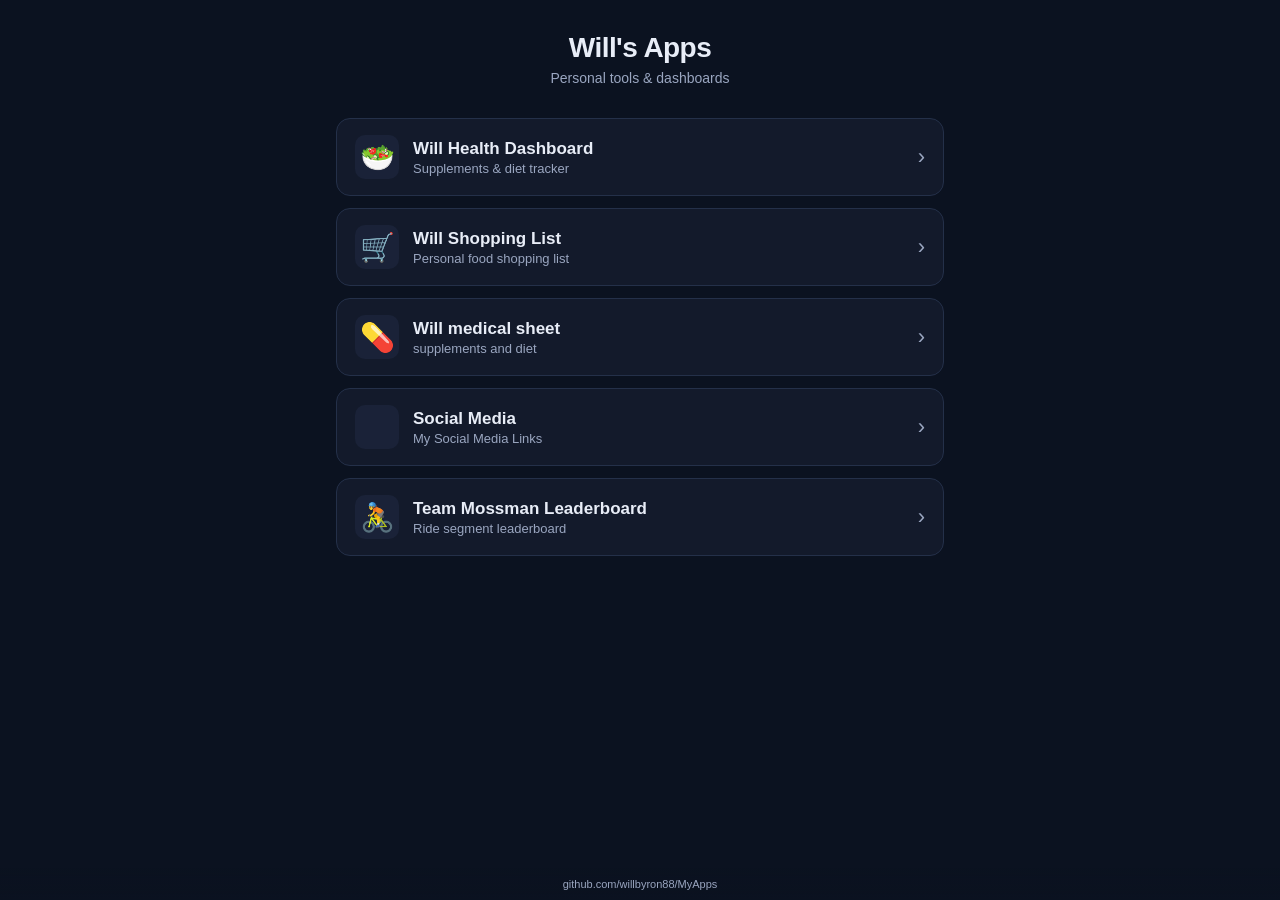
<file: index.html>
<!doctype html>
<html lang="en">
<head>
  <meta charset="utf-8" />
  <meta name="viewport" content="width=device-width, initial-scale=1, viewport-fit=cover" />
  <meta name="apple-mobile-web-app-capable" content="yes" />
  <meta name="apple-mobile-web-app-status-bar-style" content="black-translucent" />
  <meta name="theme-color" content="#0b1220" />
  <title>Will's Apps 🚀</title>
  <link rel="stylesheet" href="style.css" />
</head>
<body>
  <header class="hero">
    <h1>Will's Apps</h1>
    <p class="tag">Personal tools &amp; dashboards</p>
  </header>

  <main class="grid">
    <a class="card" href="willhealthdashboard/">
      <span class="icon" aria-hidden="true">🥗</span>
      <span class="card-body">
        <span class="title">Will Health Dashboard</span>
        <span class="desc">Supplements &amp; diet tracker</span>
      </span>
      <span class="chev" aria-hidden="true">›</span>
    </a>

    <a class="card" href="willshoppinglist/">
      <span class="icon" aria-hidden="true">🛒</span>
      <span class="card-body">
        <span class="title">Will Shopping List</span>
        <span class="desc">Personal food shopping list</span>
      </span>
      <span class="chev" aria-hidden="true">›</span>
    </a>

    <a class="card" href="willmedicalsheet/">
      <span class="icon" aria-hidden="true">💊</span>
      <span class="card-body">
        <span class="title">Will medical sheet</span>
        <span class="desc">supplements and diet</span>
      </span>
      <span class="chev" aria-hidden="true">›</span>
    </a>
        <a class="card" href="will-social-media-links/">
      <span class="icon" aria-hidden="true"></span>
      <span class="card-body">
        <span class="title">Social Media</span>
        <span class="desc">My Social Media Links</span>
      </span>
      <span class="chev" aria-hidden="true">›</span>
    </a>
    <a class="card" href="team-mossman-leaderboard/">
      <span class="icon" aria-hidden="true">🚴</span>
      <span class="card-body">
        <span class="title">Team Mossman Leaderboard</span>
        <span class="desc">Ride segment leaderboard</span>
      </span>
      <span class="chev" aria-hidden="true">›</span>
    </a>
    <!--
      To add another app later, copy the block above and update:
        href="folder-name/"   icon, title, and description.
    -->
  </main>

  <footer class="foot">
    <span>github.com/willbyron88/MyApps</span>
  </footer>
</body>
</html>
</file>
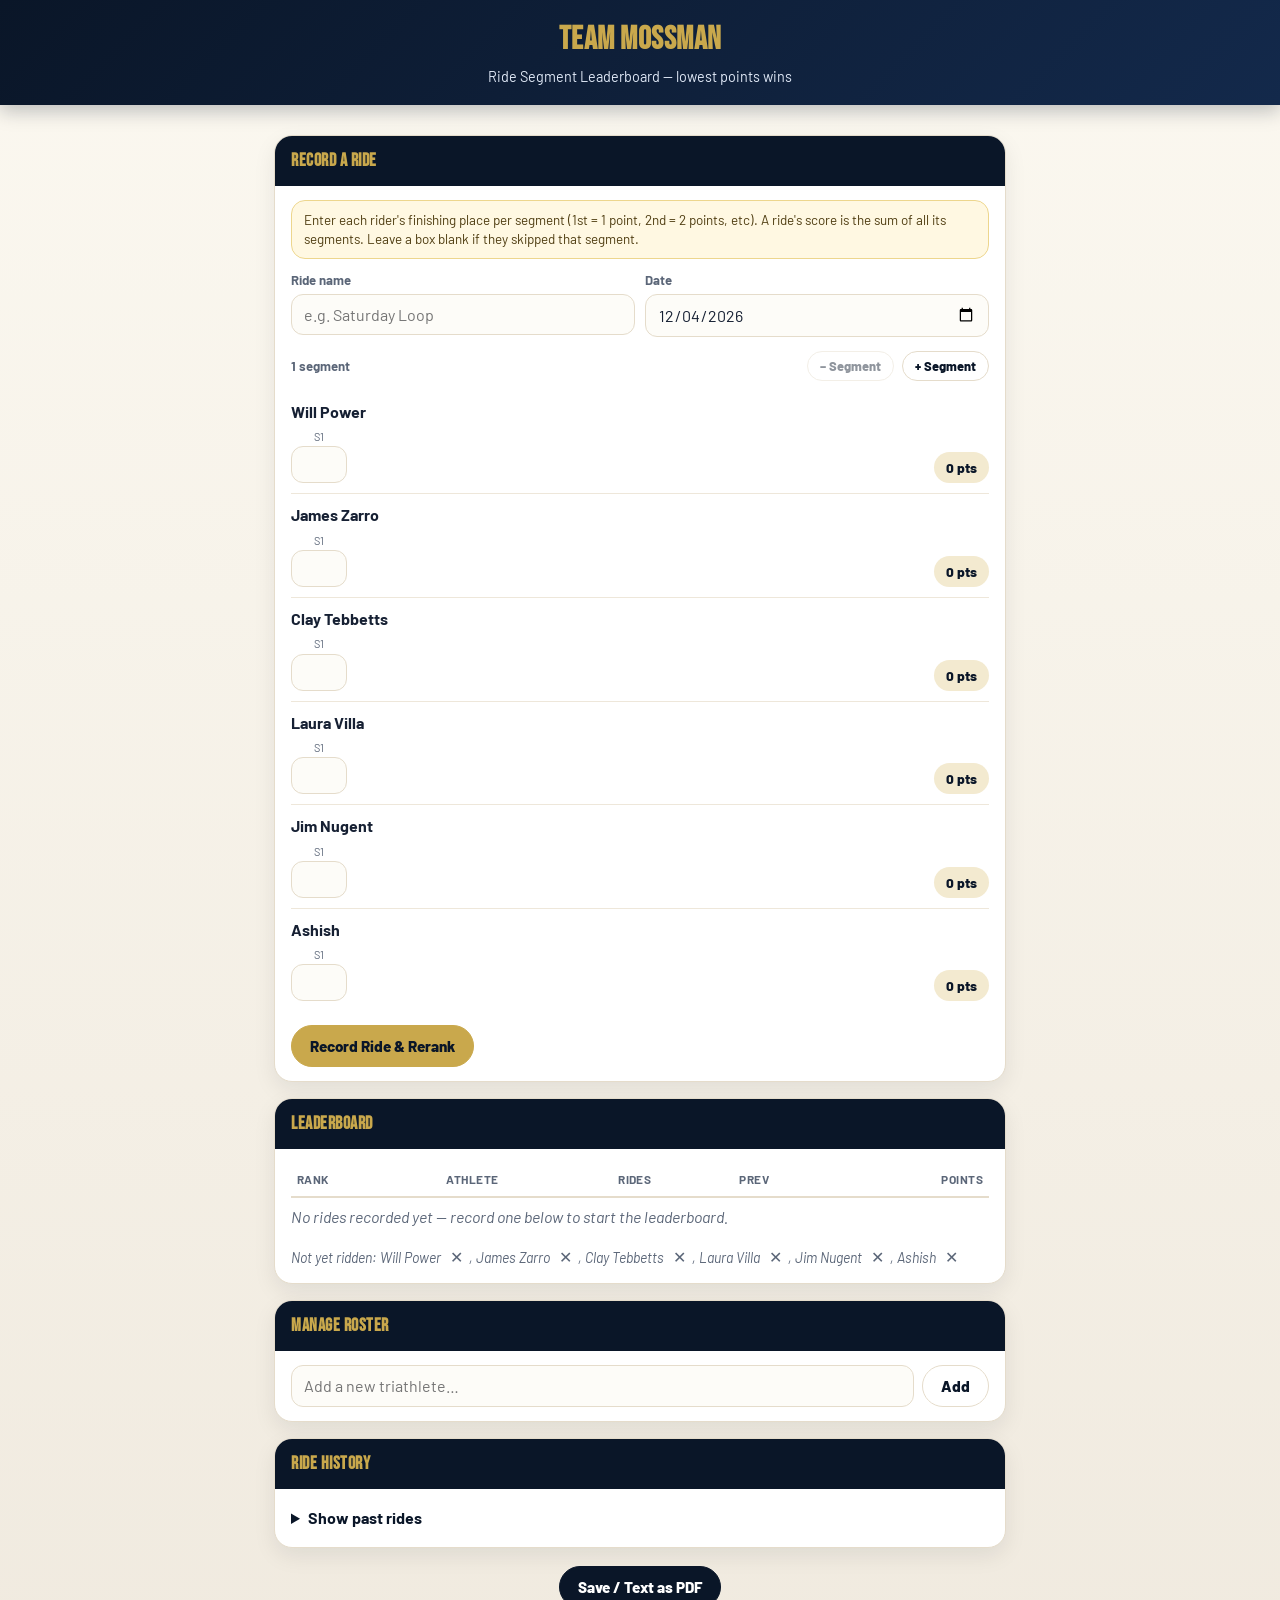
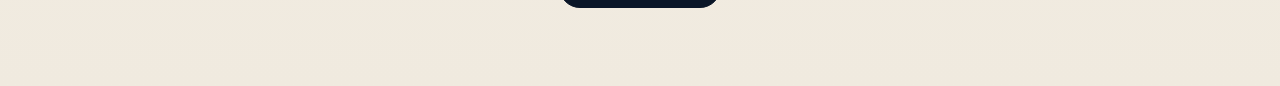
<file: team-mossman-leaderboard/index.html>
<!doctype html>
<html lang="en">
<head>
<meta charset="utf-8" />
<meta name="viewport" content="width=device-width, initial-scale=1, viewport-fit=cover" />
<meta name="apple-mobile-web-app-capable" content="yes" />
<meta name="apple-mobile-web-app-status-bar-style" content="black-translucent" />
<meta name="theme-color" content="#0A1628" />
<title>Team Mossman — Ride Segment Leaderboard</title>
<link rel="preconnect" href="https://fonts.googleapis.com">
<link rel="preconnect" href="https://fonts.gstatic.com" crossorigin>
<link href="https://fonts.googleapis.com/css2?family=Bebas+Neue&family=Barlow:wght@400;500;600;700;800&display=swap" rel="stylesheet">
<style>
  :root{
    --navy:#0A1628; --navy-mid:#13294b; --gold:#C9A84C; --line:#E5DCCB;
    --ink:#162033; --muted:#5b6678; --good:#1c6a3a; --bad:#9b3434;
    --silver:#9aa3b2; --bronze:#a9713f;
  }
  *{box-sizing:border-box}
  body{margin:0;font-family:'Barlow',Arial,sans-serif;background:linear-gradient(180deg,#fbf8f0,#f0eadf);color:var(--ink);line-height:1.4}
  h1,h2,h3{font-family:'Bebas Neue',Arial,sans-serif;letter-spacing:.5px}

  header{position:sticky;top:0;z-index:10;background:linear-gradient(135deg,var(--navy),var(--navy-mid));color:#fff;padding:18px 16px;box-shadow:0 6px 18px rgba(10,22,40,.25);text-align:center}
  header h1{font-size:2rem;margin:0;color:var(--gold)}
  header .sub{font-size:.9rem;color:#dfe8f6;margin:4px 0 0}

  main{padding:14px 14px 60px;max-width:760px;margin:0 auto}

  .card{background:#fff;border:1px solid var(--line);border-radius:18px;margin:16px 0;overflow:hidden;box-shadow:0 8px 22px rgba(10,22,40,.08)}
  .card h2{font-size:1.15rem;margin:0;padding:12px 16px;background:var(--navy);color:var(--gold)}
  .card .body{padding:14px 16px}

  .btn{font-family:'Barlow',Arial,sans-serif;font-weight:800;font-size:.95rem;border-radius:999px;padding:11px 18px;border:1px solid var(--navy);background:var(--navy);color:#fff;cursor:pointer;-webkit-appearance:none;appearance:none}
  .btn:hover{background:var(--navy-mid)}
  .btn.gold{background:var(--gold);border-color:var(--gold);color:var(--navy)}
  .btn.gold:hover{filter:brightness(0.95)}
  .btn.outline{background:#fff;color:var(--navy);border:1px solid var(--line)}
  .btn.outline:hover{background:#f7f3ea}
  .btn.small{padding:6px 12px;font-size:.8rem}
  .btn:disabled{opacity:.45;cursor:not-allowed}

  .row{display:flex;gap:8px;flex-wrap:wrap;align-items:center}
  input[type=text],input[type=number],input[type=date]{
    font-size:16px;padding:10px 12px;border-radius:12px;border:1px solid var(--line);font-family:'Barlow',Arial,sans-serif;color:var(--ink);background:#fdfcf8
  }
  input[type=text]:focus,input[type=number]:focus,input[type=date]:focus{outline:2px solid var(--gold)}

  .add-row{display:flex;gap:8px}
  .add-row input{flex:1}

  .ride-meta{display:flex;gap:10px;flex-wrap:wrap;margin-bottom:14px}
  .ride-meta div{flex:1;min-width:140px}
  .ride-meta label{font-size:.82rem;font-weight:700;color:var(--muted);display:block;margin-bottom:4px}
  .ride-meta input{width:100%}

  .segment-bar{display:flex;justify-content:space-between;align-items:center;margin-bottom:10px}
  .segment-bar .seg-label{font-size:.82rem;font-weight:700;color:var(--muted)}

  .ride-entry{padding:10px 0;border-top:1px solid #eee7da}
  .ride-entry:first-of-type{border-top:none}
  .ride-entry .name{font-weight:700;margin-bottom:6px}
  .segs{display:flex;gap:8px;flex-wrap:wrap;align-items:flex-end}
  .seg{display:flex;flex-direction:column;align-items:center}
  .seg label{font-size:.68rem;color:var(--muted);margin-bottom:2px}
  .seg input{width:56px;text-align:center;padding:8px 4px}
  .ride-total-badge{margin-left:auto;font-weight:800;color:var(--navy);background:#f3ead0;border-radius:999px;padding:6px 12px;font-size:.85rem;white-space:nowrap}

  table{width:100%;border-collapse:collapse}
  thead th{font-size:.74rem;text-transform:uppercase;letter-spacing:.04em;color:var(--muted);text-align:left;padding:8px 6px;border-bottom:2px solid var(--line)}
  tbody td{padding:10px 6px;border-bottom:1px solid #eee7da;vertical-align:middle}
  tbody tr:last-child td{border-bottom:none}
  .rank-cell{font-family:'Bebas Neue',Arial,sans-serif;font-size:1.3rem;width:38px;text-align:center;color:var(--navy)}
  tr.rank-1 .rank-cell{color:var(--gold)}
  tr.rank-2 .rank-cell{color:var(--silver)}
  tr.rank-3 .rank-cell{color:var(--bronze)}
  .athlete-name{font-weight:700;font-size:1.02rem}
  .pts-cell{font-weight:800;font-size:1.05rem;text-align:right;white-space:nowrap}
  .rides-cell{text-align:center;color:var(--muted);font-size:.85rem}
  .prev-cell{text-align:center;color:var(--muted);font-size:.85rem}
  .trend{font-weight:800}
  .trend.up{color:var(--good)}
  .trend.down{color:var(--bad)}
  .trend.same{color:var(--muted)}
  .trend.new{color:var(--gold)}
  .unranked{color:var(--muted);font-style:italic;font-size:.88rem}

  .remove-x{border:none;background:none;color:var(--muted);font-size:1rem;cursor:pointer;padding:2px 6px;border-radius:8px}
  .remove-x:hover{color:var(--bad);background:#fff0ef}

  .edit-pts{border:none;background:none;color:var(--muted);font-size:.78rem;cursor:pointer;text-decoration:underline;margin-left:6px}

  .note{background:#fff8e2;border:1px solid #edd68d;border-radius:14px;padding:10px 12px;color:#4f3d11;font-size:.84rem;margin-bottom:12px}
  .empty{color:var(--muted);font-style:italic;padding:8px 0}

  details.history summary{cursor:pointer;font-weight:700;color:var(--navy);padding:4px 0}
  .log-row{font-size:.85rem;padding:6px 0;border-top:1px solid #eee7da}
  .log-row:first-of-type{border-top:none}
  .log-row .log-title{font-weight:700;color:var(--navy)}

  .print-footer{display:none}

  @media print{
    header .sub, .no-print{display:none}
    body{background:#fff}
    main{padding:0;max-width:none}
    .card{box-shadow:none;border:1px solid #ccc;page-break-inside:avoid}
    .card h2{background:#10213b !important;color:#F2D47E !important;-webkit-print-color-adjust:exact;print-color-adjust:exact}
    header{position:static;box-shadow:none;background:var(--navy) !important;-webkit-print-color-adjust:exact;print-color-adjust:exact}
    .print-footer{display:block;text-align:center;color:var(--muted);font-size:.78rem;margin-top:10px}
  }
</style>
</head>
<body>

<header>
  <h1>TEAM MOSSMAN</h1>
  <p class="sub">Ride Segment Leaderboard — lowest points wins</p>
</header>

<main>

  <div class="card no-print">
    <h2>Record a Ride</h2>
    <div class="body">
      <div class="note">Enter each rider's finishing place per segment (1st = 1 point, 2nd = 2 points, etc). A ride's score is the sum of all its segments. Leave a box blank if they skipped that segment.</div>

      <div class="ride-meta">
        <div>
          <label for="rideName">Ride name</label>
          <input type="text" id="rideName" placeholder="e.g. Saturday Loop">
        </div>
        <div>
          <label for="rideDate">Date</label>
          <input type="date" id="rideDate">
        </div>
      </div>

      <div class="segment-bar">
        <span class="seg-label" id="segCountLabel">1 segment</span>
        <div class="row">
          <button class="btn outline small" id="removeSegBtn">− Segment</button>
          <button class="btn outline small" id="addSegBtn">+ Segment</button>
        </div>
      </div>

      <div id="rideEntries"></div>

      <div class="row" style="margin-top:14px">
        <button class="btn gold" id="recordBtn">Record Ride &amp; Rerank</button>
      </div>
    </div>
  </div>

  <div class="card">
    <h2>Leaderboard</h2>
    <div class="body">
      <table>
        <thead>
          <tr>
            <th>Rank</th>
            <th></th>
            <th>Athlete</th>
            <th>Rides</th>
            <th>Prev</th>
            <th style="text-align:right">Points</th>
          </tr>
        </thead>
        <tbody id="leaderboardBody"></tbody>
      </table>
      <div id="unrankedWrap"></div>
    </div>
  </div>

  <div class="card no-print">
    <h2>Manage Roster</h2>
    <div class="body">
      <div class="add-row">
        <input type="text" id="newAthleteName" placeholder="Add a new triathlete…">
        <button class="btn outline" id="addAthleteBtn">Add</button>
      </div>
    </div>
  </div>

  <div class="card no-print">
    <h2>Ride History</h2>
    <div class="body">
      <details class="history">
        <summary>Show past rides</summary>
        <div id="historyLog" style="margin-top:8px"></div>
      </details>
    </div>
  </div>

  <div class="row no-print" style="justify-content:center;margin:18px 0">
    <button class="btn" id="pdfBtn">Save / Text as PDF</button>
  </div>

  <div class="print-footer" id="printFooter"></div>

</main>

<script>
(function(){
  const STORAGE_KEY = 'teamMossmanLeaderboard_v2';
  let segmentCount = 1;

  function defaultState(){
    const names = ['Will Power','James Zarro','Clay Tebbetts','Laura Villa','Jim Nugent','Ashish'];
    return {
      nextId: names.length + 1,
      athletes: names.map((name, i) => ({ id: i + 1, name, points: 0, ridesCount: 0, rank: null, prevRank: null })),
      rideLog: []
    };
  }

  function loadState(){
    try{
      const raw = localStorage.getItem(STORAGE_KEY);
      if(!raw) return defaultState();
      const parsed = JSON.parse(raw);
      if(!parsed.athletes) return defaultState();
      return parsed;
    }catch(e){
      return defaultState();
    }
  }

  function saveState(){
    localStorage.setItem(STORAGE_KEY, JSON.stringify(state));
  }

  let state = loadState();

  function computeRanks(){
    const ridden = state.athletes.filter(a => a.ridesCount > 0);
    ridden.sort((a, b) => a.points - b.points);
    let rank = 0;
    ridden.forEach((a, idx) => {
      if(idx === 0 || a.points !== ridden[idx - 1].points){
        rank = idx + 1;
      }
      a.rank = rank;
    });
    state.athletes.filter(a => a.ridesCount === 0).forEach(a => { a.rank = null; });
  }

  function todayStr(){
    const d = new Date();
    const mm = String(d.getMonth() + 1).padStart(2, '0');
    const dd = String(d.getDate()).padStart(2, '0');
    return d.getFullYear() + '-' + mm + '-' + dd;
  }

  function fmtDate(iso){
    if(!iso) return '';
    const [y, m, d] = iso.split('-');
    return m + '/' + d + '/' + y.slice(2);
  }

  function escapeHtml(s){
    return String(s).replace(/[&<>"']/g, c => ({'&':'&amp;','<':'&lt;','>':'&gt;','"':'&quot;',"'":'&#39;'}[c]));
  }

  function rideEntryTotal(athleteId){
    let sum = 0;
    for(let s = 1; s <= segmentCount; s++){
      const input = document.getElementById('seg-' + athleteId + '-' + s);
      if(input && input.value.trim() !== ''){
        const v = parseFloat(input.value);
        if(!isNaN(v)) sum += v;
      }
    }
    return sum;
  }

  function updateRideTotal(athleteId){
    const badge = document.getElementById('ride-total-' + athleteId);
    if(badge) badge.textContent = rideEntryTotal(athleteId) + ' pts';
  }

  function renderRideEntries(){
    document.getElementById('segCountLabel').textContent = segmentCount + (segmentCount === 1 ? ' segment' : ' segments');
    document.getElementById('removeSegBtn').disabled = segmentCount <= 1;

    const wrap = document.getElementById('rideEntries');
    wrap.innerHTML = '';
    state.athletes.forEach(a => {
      let segsHtml = '';
      for(let s = 1; s <= segmentCount; s++){
        segsHtml += '<div class="seg"><label>S' + s + '</label><input type="number" min="1" step="1" id="seg-' + a.id + '-' + s + '" data-athlete="' + a.id + '"></div>';
      }
      const row = document.createElement('div');
      row.className = 'ride-entry';
      row.innerHTML =
        '<div class="name">' + escapeHtml(a.name) + '</div>' +
        '<div class="segs">' + segsHtml + '<span class="ride-total-badge" id="ride-total-' + a.id + '">0 pts</span></div>';
      wrap.appendChild(row);
    });

    wrap.querySelectorAll('input[data-athlete]').forEach(input => {
      input.addEventListener('input', () => updateRideTotal(input.dataset.athlete));
    });
  }

  function trendMarkup(a){
    if(a.ridesCount === 0) return '<span class="unranked">—</span>';
    if(a.prevRank === null || a.prevRank === undefined) return '<span class="trend new">NEW</span>';
    if(a.rank < a.prevRank) return '<span class="trend up">▲ ' + (a.prevRank - a.rank) + '</span>';
    if(a.rank > a.prevRank) return '<span class="trend down">▼ ' + (a.rank - a.prevRank) + '</span>';
    return '<span class="trend same">–</span>';
  }

  function render(){
    computeRanks();

    const ridden = state.athletes.filter(a => a.ridesCount > 0).slice().sort((a, b) => a.rank - b.rank);
    const notRidden = state.athletes.filter(a => a.ridesCount === 0);

    const body = document.getElementById('leaderboardBody');
    body.innerHTML = '';

    if(ridden.length === 0){
      body.innerHTML = '<tr><td colspan="6" class="empty">No rides recorded yet — record one below to start the leaderboard.</td></tr>';
    }

    ridden.forEach(a => {
      const tr = document.createElement('tr');
      tr.className = a.rank <= 3 ? 'rank-' + a.rank : '';
      tr.innerHTML =
        '<td class="rank-cell">' + a.rank + '</td>' +
        '<td>' + trendMarkup(a) + '</td>' +
        '<td class="athlete-name">' + escapeHtml(a.name) +
          '<button class="edit-pts no-print" data-edit="' + a.id + '">edit</button>' +
        '</td>' +
        '<td class="rides-cell">' + a.ridesCount + '</td>' +
        '<td class="prev-cell">' + (a.prevRank ? a.prevRank : '—') + '</td>' +
        '<td class="pts-cell">' + a.points +
          '<button class="remove-x no-print" data-remove="' + a.id + '" title="Remove athlete">✕</button>' +
        '</td>';
      body.appendChild(tr);
    });

    const unrankedWrap = document.getElementById('unrankedWrap');
    if(notRidden.length){
      unrankedWrap.innerHTML =
        '<div class="unranked" style="margin-top:10px">Not yet ridden: ' +
        notRidden.map(a =>
          escapeHtml(a.name) + ' <button class="remove-x no-print" data-remove="' + a.id + '" title="Remove athlete">✕</button>'
        ).join(', ') +
        '</div>';
    } else {
      unrankedWrap.innerHTML = '';
    }

    renderRideEntries();
    renderHistory();

    document.getElementById('printFooter').textContent =
      'Team Mossman Leaderboard — generated ' + fmtDate(todayStr());

    body.querySelectorAll('[data-remove]').forEach(btn => {
      btn.addEventListener('click', () => removeAthlete(parseInt(btn.dataset.remove, 10)));
    });
    body.querySelectorAll('[data-edit]').forEach(btn => {
      btn.addEventListener('click', () => editPoints(parseInt(btn.dataset.edit, 10)));
    });
    unrankedWrap.querySelectorAll('[data-remove]').forEach(btn => {
      btn.addEventListener('click', () => removeAthlete(parseInt(btn.dataset.remove, 10)));
    });

    saveState();
  }

  function renderHistory(){
    const log = document.getElementById('historyLog');
    if(!state.rideLog.length){
      log.innerHTML = '<div class="empty">No rides logged yet.</div>';
      return;
    }
    log.innerHTML = state.rideLog.slice().reverse().map(entry => {
      const parts = entry.results.map(r => {
        const breakdown = r.segPlaces.length > 1 ? ' (' + r.segPlaces.join('+') + '=' + r.total + ')' : ' (' + r.total + ')';
        return escapeHtml(r.name) + breakdown;
      }).join(', ');
      return '<div class="log-row"><span class="log-title">' + fmtDate(entry.date) + ' — ' + escapeHtml(entry.name) + ':</span> ' + parts + '</div>';
    }).join('');
  }

  function recordRide(){
    computeRanks();
    state.athletes.forEach(a => { a.prevRank = a.ridesCount > 0 ? a.rank : null; });

    const date = document.getElementById('rideDate').value || todayStr();
    const name = document.getElementById('rideName').value.trim() || ('Ride on ' + fmtDate(date));
    const results = [];
    let any = false;

    state.athletes.forEach(a => {
      const segPlaces = [];
      for(let s = 1; s <= segmentCount; s++){
        const input = document.getElementById('seg-' + a.id + '-' + s);
        const val = input.value.trim();
        if(val !== ''){
          const pts = parseFloat(val);
          if(!isNaN(pts) && pts > 0) segPlaces.push(pts);
        }
      }
      if(segPlaces.length){
        const total = segPlaces.reduce((sum, p) => sum + p, 0);
        a.points += total;
        a.ridesCount += 1;
        results.push({ name: a.name, segPlaces, total });
        any = true;
      }
    });

    if(!any){
      alert('Enter at least one segment place before recording the ride.');
      return;
    }

    state.rideLog.push({ date, name, results });
    segmentCount = 1;
    render();
    document.getElementById('rideName').value = '';
    document.getElementById('rideDate').value = '';
  }

  function addAthlete(){
    const input = document.getElementById('newAthleteName');
    const name = input.value.trim();
    if(!name) return;
    state.athletes.push({ id: state.nextId++, name, points: 0, ridesCount: 0, rank: null, prevRank: null });
    input.value = '';
    render();
  }

  function removeAthlete(id){
    const a = state.athletes.find(x => x.id === id);
    if(!a) return;
    if(!confirm('Remove ' + a.name + ' from the leaderboard? This cannot be undone.')) return;
    state.athletes = state.athletes.filter(x => x.id !== id);
    render();
  }

  function editPoints(id){
    const a = state.athletes.find(x => x.id === id);
    if(!a) return;
    const val = prompt('Set total points for ' + a.name + ':', a.points);
    if(val === null) return;
    const num = parseFloat(val);
    if(isNaN(num)) { alert('Enter a number.'); return; }
    a.points = num;
    render();
  }

  document.getElementById('recordBtn').addEventListener('click', recordRide);
  document.getElementById('addAthleteBtn').addEventListener('click', addAthlete);
  document.getElementById('newAthleteName').addEventListener('keydown', e => { if(e.key === 'Enter') addAthlete(); });
  document.getElementById('pdfBtn').addEventListener('click', () => window.print());
  document.getElementById('addSegBtn').addEventListener('click', () => { segmentCount = Math.min(segmentCount + 1, 10); renderRideEntries(); });
  document.getElementById('removeSegBtn').addEventListener('click', () => { segmentCount = Math.max(segmentCount - 1, 1); renderRideEntries(); });
  document.getElementById('rideDate').value = todayStr();

  render();
})();
</script>

</body>
</html>
</file>
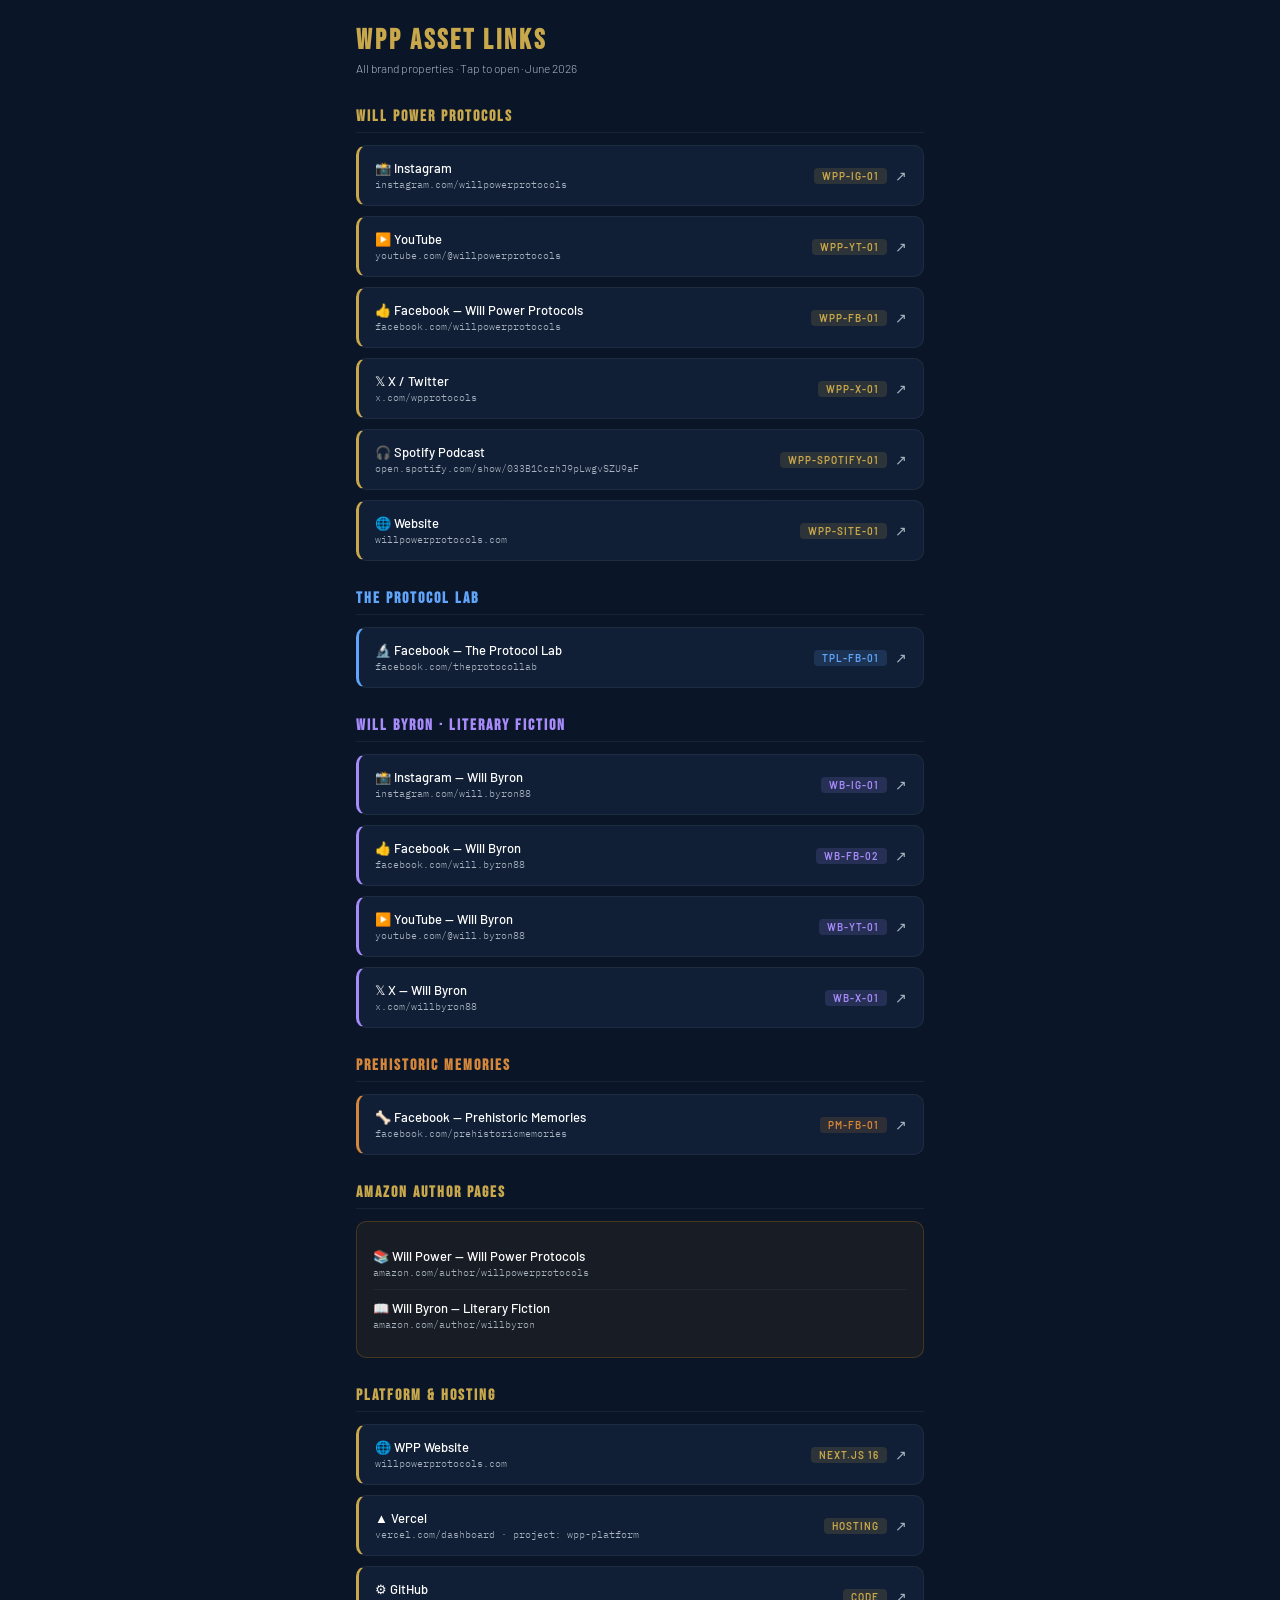
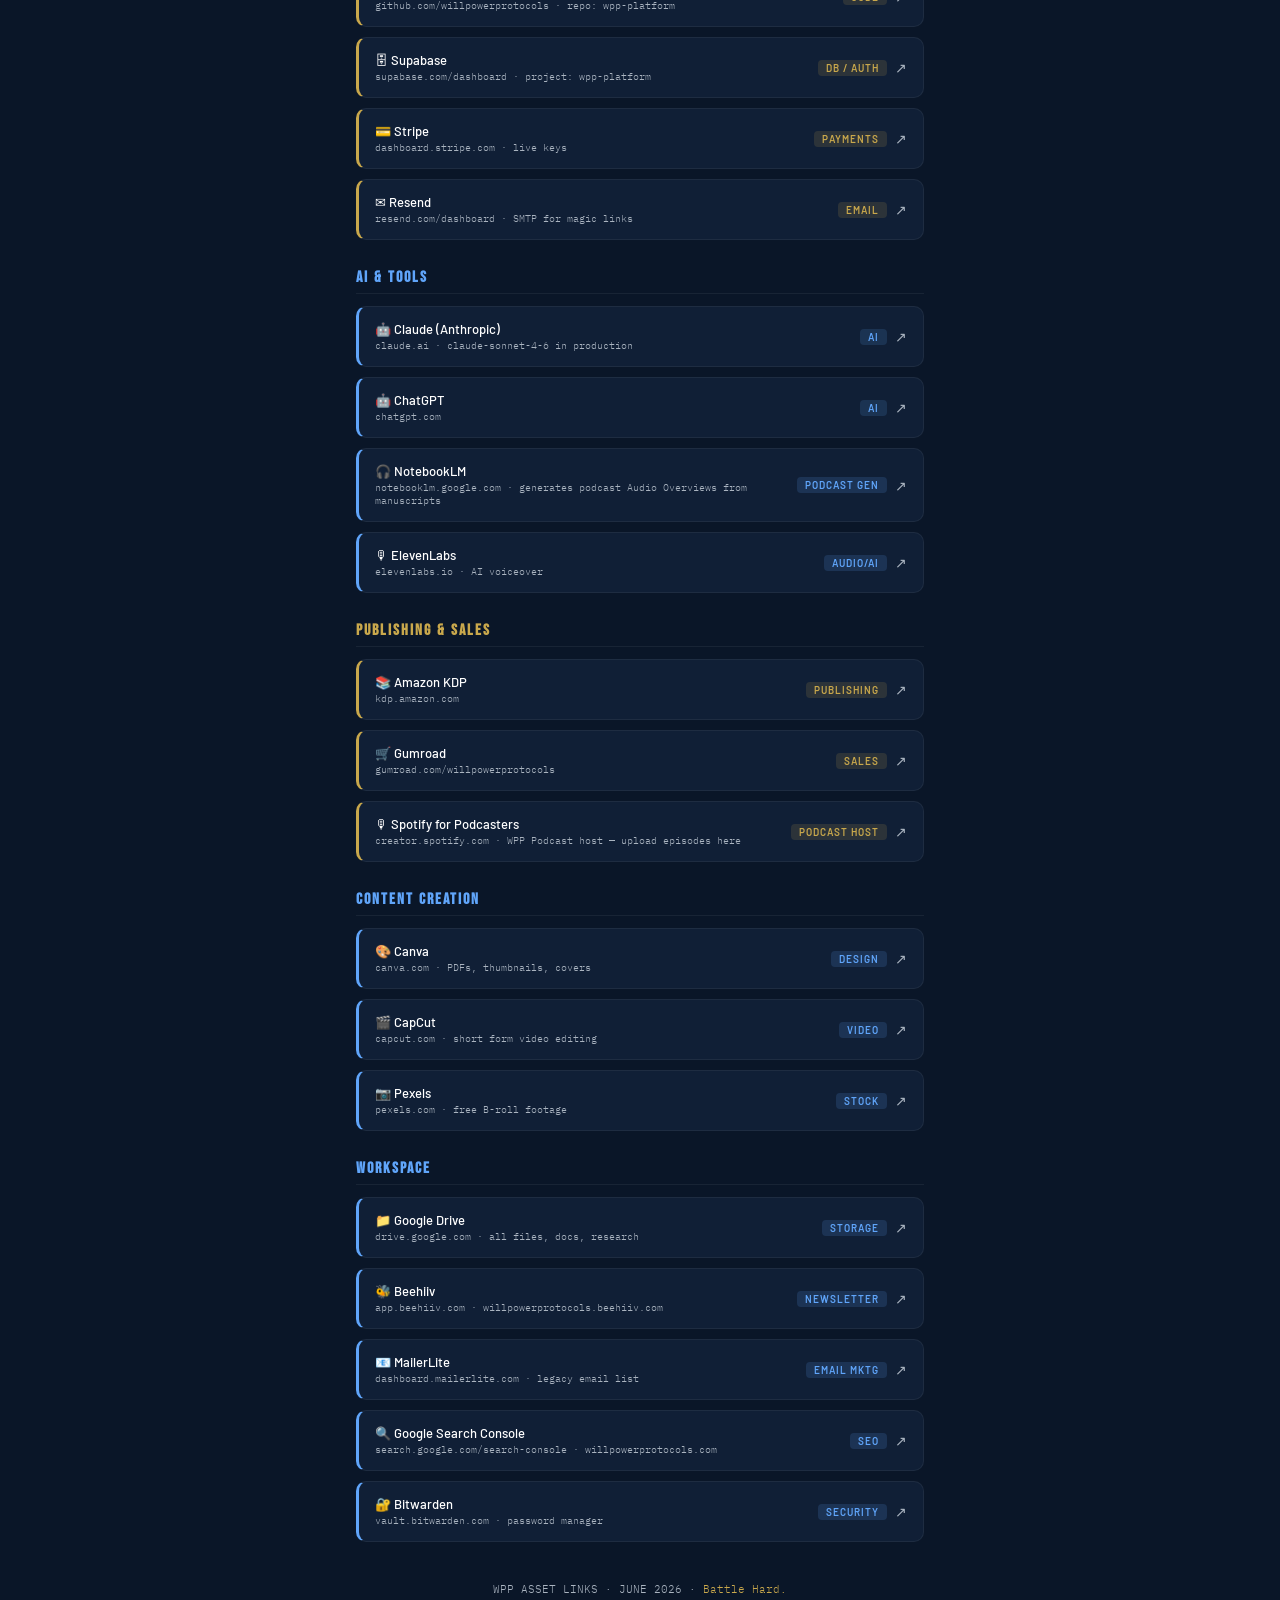
<file: will-social-media-links/index.html>
<!DOCTYPE html>
<html lang="en">
<head>
<meta charset="UTF-8">
<meta name="viewport" content="width=device-width, initial-scale=1">
<title>WPP Asset Links</title>
<link href="https://fonts.googleapis.com/css2?family=Bebas+Neue&family=Barlow:wght@300;400;500;600&family=IBM+Plex+Mono:wght@400;500&display=swap" rel="stylesheet">
<style>
:root{
  --navy:#0A1628;--mid:#101F36;--gold:#C9A84C;
  --amber:#D4863A;--blue:#60a5fa;--purple:#a78bfa;
  --white:#FFFFFF;--muted:#AAB4C0;--text:#D7DEE8;--green:#4ade80;
}
*{margin:0;padding:0;box-sizing:border-box;}
body{background:var(--navy);color:var(--text);font-family:'Barlow',sans-serif;font-weight:300;padding:24px 16px 48px;max-width:600px;margin:0 auto;}
h1{font-family:'Bebas Neue',sans-serif;font-size:28px;letter-spacing:3px;color:var(--gold);margin-bottom:4px;}
.subtitle{color:var(--muted);font-size:12px;margin-bottom:32px;}
h2{font-family:'Bebas Neue',sans-serif;font-size:16px;letter-spacing:2px;margin:28px 0 12px;padding-bottom:6px;border-bottom:1px solid rgba(255,255,255,0.06);}
h2.gold{color:var(--gold);}
h2.amber{color:var(--amber);}
h2.blue{color:var(--blue);}
h2.purple{color:var(--purple);}
.link-card{background:var(--mid);border:1px solid rgba(255,255,255,0.06);border-radius:10px;padding:14px 16px;margin-bottom:10px;display:flex;justify-content:space-between;align-items:center;text-decoration:none;transition:background 0.15s;}
.link-card:hover{background:#162038;}
.link-card.gold{border-left:3px solid var(--gold);}
.link-card.amber{border-left:3px solid var(--amber);}
.link-card.blue{border-left:3px solid var(--blue);}
.link-card.purple{border-left:3px solid var(--purple);}
.link-left{flex:1;}
.link-name{font-size:13px;font-weight:500;color:var(--white);margin-bottom:2px;}
.link-url{font-family:'IBM Plex Mono',monospace;font-size:10px;color:var(--muted);}
.link-key{font-size:10px;font-weight:600;text-transform:uppercase;letter-spacing:1px;padding:2px 8px;border-radius:4px;flex-shrink:0;margin-left:12px;}
.key-gold{background:rgba(201,168,76,0.15);color:var(--gold);}
.key-amber{background:rgba(212,134,58,0.15);color:var(--amber);}
.key-blue{background:rgba(96,165,250,0.15);color:var(--blue);}
.link-card.purple{border-left:3px solid var(--purple);}
.key-purple{background:rgba(161,139,250,0.15);color:var(--purple);}
.arrow{color:var(--muted);font-size:14px;margin-left:8px;flex-shrink:0;}
.amazon-section{background:rgba(255,153,0,0.06);border:1px solid rgba(255,153,0,0.2);border-radius:10px;padding:16px;margin-top:8px;}
.amazon-link{display:block;text-decoration:none;padding:10px 0;border-bottom:1px solid rgba(255,255,255,0.04);}
.amazon-link:last-child{border-bottom:none;}
.amazon-name{font-size:13px;font-weight:500;color:var(--white);margin-bottom:2px;}
.amazon-url{font-family:'IBM Plex Mono',monospace;font-size:10px;color:var(--muted);}
.footer{text-align:center;color:var(--muted);font-size:11px;margin-top:40px;font-family:'IBM Plex Mono',monospace;}
</style>
</head>
<body>

<h1>WPP Asset Links</h1>
<div class="subtitle">All brand properties · Tap to open · June 2026</div>

<!-- ══════ WILL POWER PROTOCOLS ══════ -->
<h2 class="gold">Will Power Protocols</h2>

<a class="link-card gold" href="https://www.instagram.com/willpowerprotocols" target="_blank">
  <div class="link-left">
    <div class="link-name">📸 Instagram</div>
    <div class="link-url">instagram.com/willpowerprotocols</div>
  </div>
  <span class="link-key key-gold">WPP-IG-01</span>
  <span class="arrow">↗</span>
</a>

<a class="link-card gold" href="https://www.youtube.com/@willpowerprotocols" target="_blank">
  <div class="link-left">
    <div class="link-name">▶️ YouTube</div>
    <div class="link-url">youtube.com/@willpowerprotocols</div>
  </div>
  <span class="link-key key-gold">WPP-YT-01</span>
  <span class="arrow">↗</span>
</a>

<a class="link-card gold" href="https://www.facebook.com/willpowerprotocols" target="_blank">
  <div class="link-left">
    <div class="link-name">👍 Facebook — Will Power Protocols</div>
    <div class="link-url">facebook.com/willpowerprotocols</div>
  </div>
  <span class="link-key key-gold">WPP-FB-01</span>
  <span class="arrow">↗</span>
</a>

<a class="link-card gold" href="https://x.com/wpprotocols" target="_blank">
  <div class="link-left">
    <div class="link-name">𝕏 X / Twitter</div>
    <div class="link-url">x.com/wpprotocols</div>
  </div>
  <span class="link-key key-gold">WPP-X-01</span>
  <span class="arrow">↗</span>
</a>

<a class="link-card gold" href="https://open.spotify.com/show/033B1CczhJ9pLwgvSZU9aF" target="_blank">
  <div class="link-left">
    <div class="link-name">🎧 Spotify Podcast</div>
    <div class="link-url">open.spotify.com/show/033B1CczhJ9pLwgvSZU9aF</div>
  </div>
  <span class="link-key key-gold">WPP-SPOTIFY-01</span>
  <span class="arrow">↗</span>
</a>

<a class="link-card gold" href="https://willpowerprotocols.com" target="_blank">
  <div class="link-left">
    <div class="link-name">🌐 Website</div>
    <div class="link-url">willpowerprotocols.com</div>
  </div>
  <span class="link-key key-gold">WPP-SITE-01</span>
  <span class="arrow">↗</span>
</a>

<!-- ══════ THE PROTOCOL LAB ══════ -->
<h2 class="blue">The Protocol Lab</h2>

<a class="link-card blue" href="https://www.facebook.com/theprotocollab" target="_blank">
  <div class="link-left">
    <div class="link-name">🔬 Facebook — The Protocol Lab</div>
    <div class="link-url">facebook.com/theprotocollab</div>
  </div>
  <span class="link-key key-blue">TPL-FB-01</span>
  <span class="arrow">↗</span>
</a>

<!-- ══════ WILL BYRON ══════ -->
<h2 class="purple">Will Byron · Literary Fiction</h2>

<a class="link-card purple" href="https://www.instagram.com/will.byron88" target="_blank">
  <div class="link-left">
    <div class="link-name">📸 Instagram — Will Byron</div>
    <div class="link-url">instagram.com/will.byron88</div>
  </div>
  <span class="link-key key-purple">WB-IG-01</span>
  <span class="arrow">↗</span>
</a>

<a class="link-card purple" href="https://www.facebook.com/will.byron88" target="_blank">
  <div class="link-left">
    <div class="link-name">👍 Facebook — Will Byron</div>
    <div class="link-url">facebook.com/will.byron88</div>
  </div>
  <span class="link-key key-purple">WB-FB-02</span>
  <span class="arrow">↗</span>
</a>

<a class="link-card purple" href="https://www.youtube.com/@will.byron88" target="_blank">
  <div class="link-left">
    <div class="link-name">▶️ YouTube — Will Byron</div>
    <div class="link-url">youtube.com/@will.byron88</div>
  </div>
  <span class="link-key key-purple">WB-YT-01</span>
  <span class="arrow">↗</span>
</a>

<a class="link-card purple" href="https://x.com/willbyron88" target="_blank">
  <div class="link-left">
    <div class="link-name">𝕏 X — Will Byron</div>
    <div class="link-url">x.com/willbyron88</div>
  </div>
  <span class="link-key key-purple">WB-X-01</span>
  <span class="arrow">↗</span>
</a>

<!-- ══════ PREHISTORIC MEMORIES ══════ -->
<h2 class="amber">Prehistoric Memories</h2>

<a class="link-card amber" href="https://www.facebook.com/prehistoricmemories" target="_blank">
  <div class="link-left">
    <div class="link-name">🦴 Facebook — Prehistoric Memories</div>
    <div class="link-url">facebook.com/prehistoricmemories</div>
  </div>
  <span class="link-key key-amber">PM-FB-01</span>
  <span class="arrow">↗</span>
</a>

<!-- ══════ AMAZON AUTHOR PAGES ══════ -->
<h2 class="gold">Amazon Author Pages</h2>
<div class="amazon-section">
  <a class="amazon-link" href="https://www.amazon.com/author/willpowerprotocols" target="_blank">
    <div class="amazon-name">📚 Will Power — Will Power Protocols</div>
    <div class="amazon-url">amazon.com/author/willpowerprotocols</div>
  </a>
  <a class="amazon-link" href="https://www.amazon.com/author/willbyron" target="_blank">
    <div class="amazon-name">📖 Will Byron — Literary Fiction</div>
    <div class="amazon-url">amazon.com/author/willbyron</div>
  </a>
</div>

<!-- ══════ TECH STACK — PLATFORM ══════ -->
<h2 class="gold">Platform & Hosting</h2>

<a class="link-card gold" href="https://www.willpowerprotocols.com" target="_blank">
  <div class="link-left">
    <div class="link-name">🌐 WPP Website</div>
    <div class="link-url">willpowerprotocols.com</div>
  </div>
  <span class="link-key key-gold">Next.js 16</span>
  <span class="arrow">↗</span>
</a>

<a class="link-card gold" href="https://vercel.com/dashboard" target="_blank">
  <div class="link-left">
    <div class="link-name">▲ Vercel</div>
    <div class="link-url">vercel.com/dashboard · project: wpp-platform</div>
  </div>
  <span class="link-key key-gold">Hosting</span>
  <span class="arrow">↗</span>
</a>

<a class="link-card gold" href="https://github.com/willpowerprotocols" target="_blank">
  <div class="link-left">
    <div class="link-name">⚙ GitHub</div>
    <div class="link-url">github.com/willpowerprotocols · repo: wpp-platform</div>
  </div>
  <span class="link-key key-gold">Code</span>
  <span class="arrow">↗</span>
</a>

<a class="link-card gold" href="https://supabase.com/dashboard" target="_blank">
  <div class="link-left">
    <div class="link-name">🗄 Supabase</div>
    <div class="link-url">supabase.com/dashboard · project: wpp-platform</div>
  </div>
  <span class="link-key key-gold">DB / Auth</span>
  <span class="arrow">↗</span>
</a>

<a class="link-card gold" href="https://dashboard.stripe.com" target="_blank">
  <div class="link-left">
    <div class="link-name">💳 Stripe</div>
    <div class="link-url">dashboard.stripe.com · live keys</div>
  </div>
  <span class="link-key key-gold">Payments</span>
  <span class="arrow">↗</span>
</a>

<a class="link-card gold" href="https://resend.com/dashboard" target="_blank">
  <div class="link-left">
    <div class="link-name">✉ Resend</div>
    <div class="link-url">resend.com/dashboard · SMTP for magic links</div>
  </div>
  <span class="link-key key-gold">Email</span>
  <span class="arrow">↗</span>
</a>

<!-- ══════ TECH STACK — AI ══════ -->
<h2 class="blue">AI & Tools</h2>

<a class="link-card blue" href="https://claude.ai" target="_blank">
  <div class="link-left">
    <div class="link-name">🤖 Claude (Anthropic)</div>
    <div class="link-url">claude.ai · claude-sonnet-4-6 in production</div>
  </div>
  <span class="link-key key-blue">AI</span>
  <span class="arrow">↗</span>
</a>

<a class="link-card blue" href="https://chatgpt.com" target="_blank">
  <div class="link-left">
    <div class="link-name">🤖 ChatGPT</div>
    <div class="link-url">chatgpt.com</div>
  </div>
  <span class="link-key key-blue">AI</span>
  <span class="arrow">↗</span>
</a>

<a class="link-card blue" href="https://notebooklm.google.com" target="_blank">
  <div class="link-left">
    <div class="link-name">🎧 NotebookLM</div>
    <div class="link-url">notebooklm.google.com · generates podcast Audio Overviews from manuscripts</div>
  </div>
  <span class="link-key key-blue">Podcast Gen</span>
  <span class="arrow">↗</span>
</a>

<a class="link-card blue" href="https://elevenlabs.io" target="_blank">
  <div class="link-left">
    <div class="link-name">🎙 ElevenLabs</div>
    <div class="link-url">elevenlabs.io · AI voiceover</div>
  </div>
  <span class="link-key key-blue">Audio/AI</span>
  <span class="arrow">↗</span>
</a>

<!-- ══════ TECH STACK — PUBLISHING & SALES ══════ -->
<h2 class="gold">Publishing & Sales</h2>

<a class="link-card gold" href="https://kdp.amazon.com" target="_blank">
  <div class="link-left">
    <div class="link-name">📚 Amazon KDP</div>
    <div class="link-url">kdp.amazon.com</div>
  </div>
  <span class="link-key key-gold">Publishing</span>
  <span class="arrow">↗</span>
</a>

<a class="link-card gold" href="https://gumroad.com/willpowerprotocols" target="_blank">
  <div class="link-left">
    <div class="link-name">🛒 Gumroad</div>
    <div class="link-url">gumroad.com/willpowerprotocols</div>
  </div>
  <span class="link-key key-gold">Sales</span>
  <span class="arrow">↗</span>
</a>

<a class="link-card gold" href="https://creator.spotify.com" target="_blank">
  <div class="link-left">
    <div class="link-name">🎙 Spotify for Podcasters</div>
    <div class="link-url">creator.spotify.com · WPP Podcast host — upload episodes here</div>
  </div>
  <span class="link-key key-gold">Podcast Host</span>
  <span class="arrow">↗</span>
</a>

<!-- ══════ TECH STACK — CONTENT ══════ -->
<h2 class="blue">Content Creation</h2>

<a class="link-card blue" href="https://canva.com" target="_blank">
  <div class="link-left">
    <div class="link-name">🎨 Canva</div>
    <div class="link-url">canva.com · PDFs, thumbnails, covers</div>
  </div>
  <span class="link-key key-blue">Design</span>
  <span class="arrow">↗</span>
</a>

<a class="link-card blue" href="https://capcut.com" target="_blank">
  <div class="link-left">
    <div class="link-name">🎬 CapCut</div>
    <div class="link-url">capcut.com · short form video editing</div>
  </div>
  <span class="link-key key-blue">Video</span>
  <span class="arrow">↗</span>
</a>

<a class="link-card blue" href="https://pexels.com" target="_blank">
  <div class="link-left">
    <div class="link-name">📷 Pexels</div>
    <div class="link-url">pexels.com · free B-roll footage</div>
  </div>
  <span class="link-key key-blue">Stock</span>
  <span class="arrow">↗</span>
</a>

<!-- ══════ TECH STACK — WORKSPACE ══════ -->
<h2 class="blue">Workspace</h2>

<a class="link-card blue" href="https://drive.google.com" target="_blank">
  <div class="link-left">
    <div class="link-name">📁 Google Drive</div>
    <div class="link-url">drive.google.com · all files, docs, research</div>
  </div>
  <span class="link-key key-blue">Storage</span>
  <span class="arrow">↗</span>
</a>

<a class="link-card blue" href="https://app.beehiiv.com" target="_blank">
  <div class="link-left">
    <div class="link-name">🐝 Beehiiv</div>
    <div class="link-url">app.beehiiv.com · willpowerprotocols.beehiiv.com</div>
  </div>
  <span class="link-key key-blue">Newsletter</span>
  <span class="arrow">↗</span>
</a>

<a class="link-card blue" href="https://dashboard.mailerlite.com" target="_blank">
  <div class="link-left">
    <div class="link-name">📧 MailerLite</div>
    <div class="link-url">dashboard.mailerlite.com · legacy email list</div>
  </div>
  <span class="link-key key-blue">Email Mktg</span>
  <span class="arrow">↗</span>
</a>

<a class="link-card blue" href="https://search.google.com/search-console" target="_blank">
  <div class="link-left">
    <div class="link-name">🔍 Google Search Console</div>
    <div class="link-url">search.google.com/search-console · willpowerprotocols.com</div>
  </div>
  <span class="link-key key-blue">SEO</span>
  <span class="arrow">↗</span>
</a>

<a class="link-card blue" href="https://vault.bitwarden.com" target="_blank">
  <div class="link-left">
    <div class="link-name">🔐 Bitwarden</div>
    <div class="link-url">vault.bitwarden.com · password manager</div>
  </div>
  <span class="link-key key-blue">Security</span>
  <span class="arrow">↗</span>
</a>

<div class="footer">WPP ASSET LINKS · JUNE 2026 · <span style="color:var(--gold)">Battle Hard.</span></div>

</body>
</html>
</file>
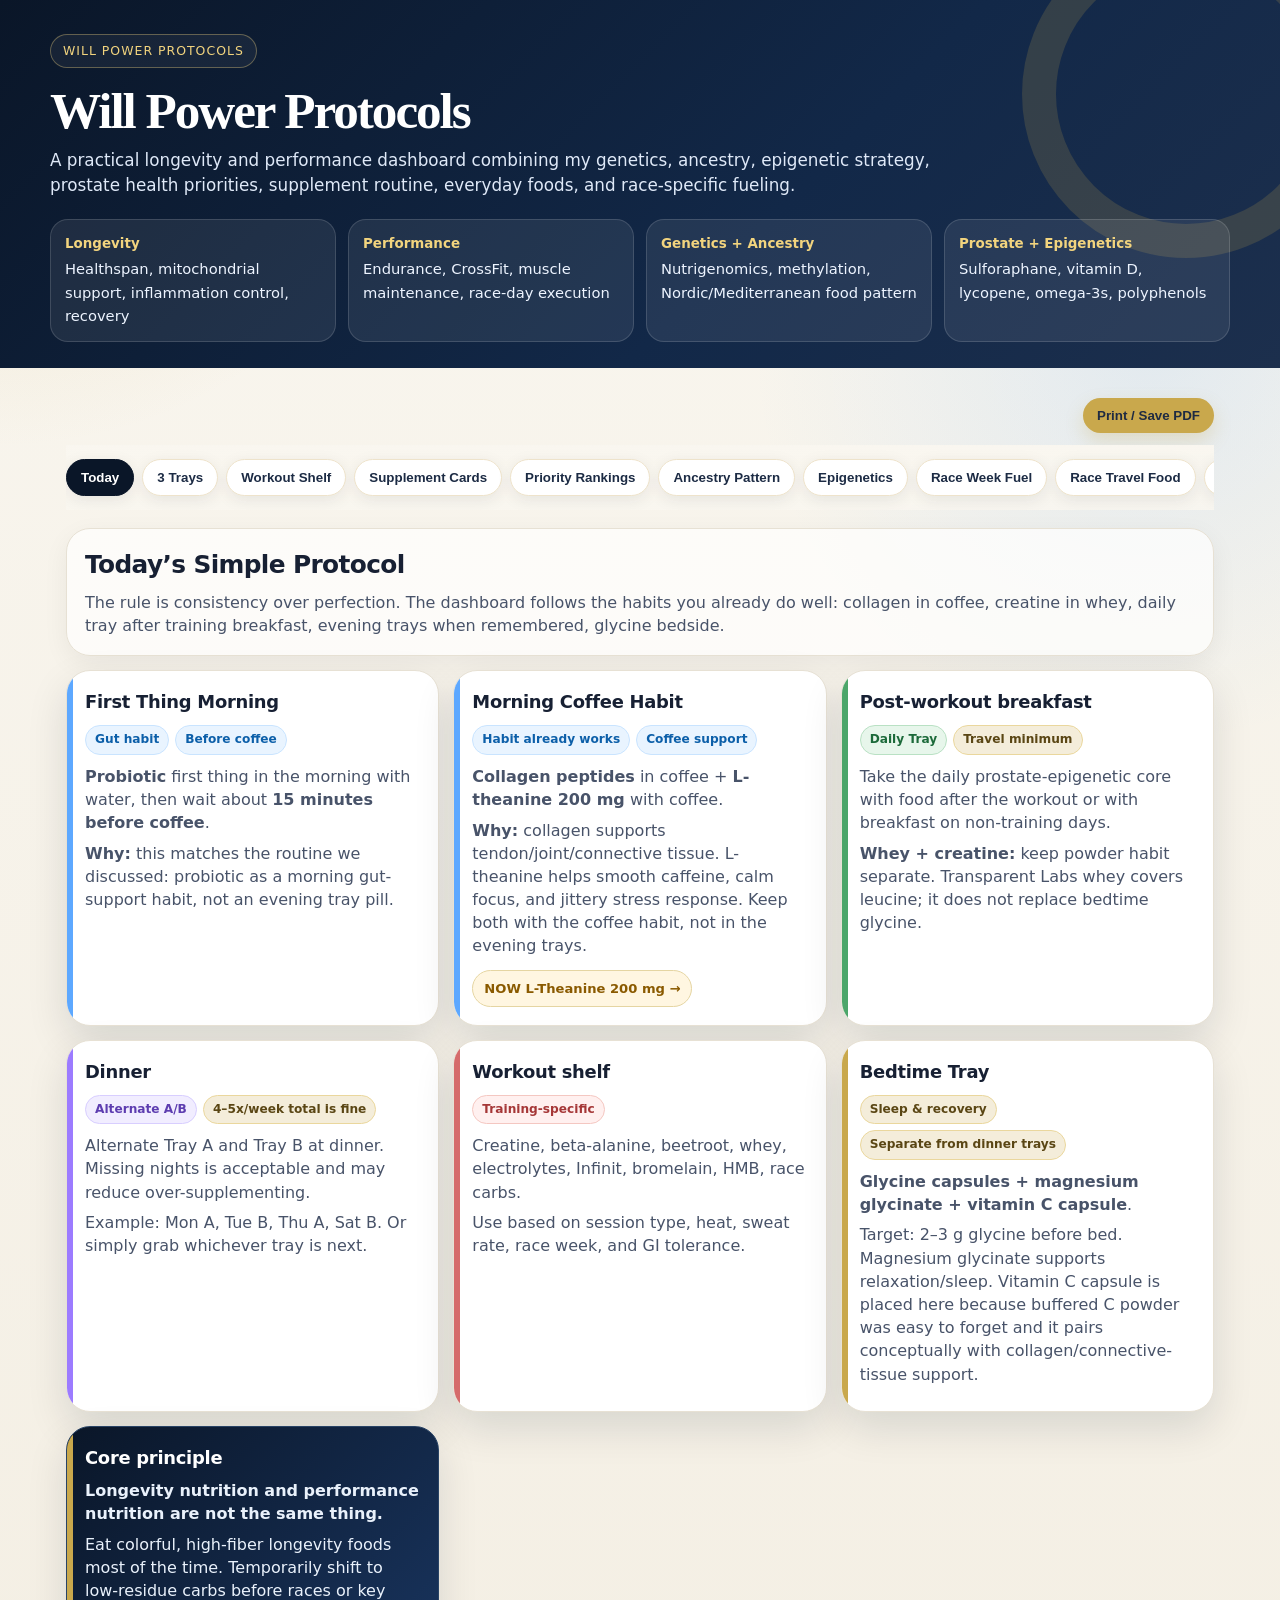
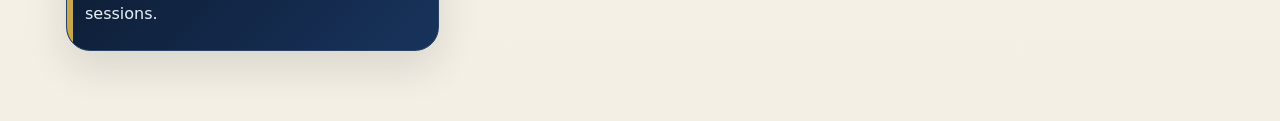
<file: willhealthdashboard/index.html>
<!doctype html>
<html lang="en">
<head>
  <meta charset="utf-8" />
  <meta name="viewport" content="width=device-width, initial-scale=1" />
  <title>Will Power Protocols — Supplement, Epigenetic & Race Fuel Dashboard</title>
  <style>
    :root{--navy:#0A1628;--navy2:#10213b;--gold:#C9A84C;--gold2:#F2D47E;--green:#4CA66A;--blue:#5DA8FF;--red:#D56B6B;--purple:#9C7BFF;--cream:#F8F3E7;--ink:#172033;--muted:#6D7688;--card:#ffffff;--line:#E7E1D4;--shadow:0 16px 40px rgba(10,22,40,.12);--radius:24px}*{box-sizing:border-box}body{margin:0;font-family:Inter,ui-sans-serif,system-ui,-apple-system,BlinkMacSystemFont,"Segoe UI",Arial,sans-serif;background:radial-gradient(circle at top left,rgba(201,168,76,.24),transparent 28rem),radial-gradient(circle at 90% 20%,rgba(93,168,255,.14),transparent 25rem),linear-gradient(180deg,#f9f6ef 0%,#f4efe4 100%);color:var(--ink);line-height:1.45}a{color:#0e5fb8;text-decoration:none;font-weight:700}a:hover{text-decoration:underline}.hero{background:linear-gradient(135deg,var(--navy) 0%,#122848 60%,#1c2f4d 100%);color:white;padding:34px 22px 26px;position:relative;overflow:hidden}.hero:after{content:"";position:absolute;right:-70px;top:-70px;width:260px;height:260px;border-radius:50%;border:34px solid rgba(201,168,76,.18)}.hero-inner{max-width:1180px;margin:0 auto;position:relative;z-index:1}.eyebrow{display:inline-flex;gap:8px;align-items:center;padding:7px 12px;border:1px solid rgba(242,212,126,.35);border-radius:999px;color:var(--gold2);font-size:.78rem;letter-spacing:.08em;text-transform:uppercase;background:rgba(255,255,255,.05)}h1{font-family:Georgia,"Times New Roman",serif;font-size:clamp(2.05rem,4vw,4.15rem);line-height:.98;margin:18px 0 12px;letter-spacing:-.04em;max-width:920px}.subtitle{max-width:930px;color:#dfe9f8;font-size:1.05rem;margin:0 0 20px}.hero-grid{display:grid;grid-template-columns:repeat(4,1fr);gap:12px;margin-top:22px}.hero-chip{background:rgba(255,255,255,.08);border:1px solid rgba(255,255,255,.14);border-radius:18px;padding:14px}.hero-chip b{display:block;color:var(--gold2);font-size:.84rem;margin-bottom:4px}.hero-chip span{font-size:.92rem;color:#edf4ff}.wrap{max-width:1180px;margin:0 auto;padding:18px 16px 70px}.tabs{position:sticky;top:0;z-index:50;display:flex;gap:8px;overflow-x:auto;padding:14px 0;margin:0 0 10px;background:linear-gradient(180deg,rgba(249,246,239,.98),rgba(249,246,239,.86));backdrop-filter:blur(12px)}.tab{appearance:none;border:none;border-radius:999px;padding:10px 14px;background:#fff;color:#1c2b44;font-weight:800;cursor:pointer;box-shadow:0 4px 16px rgba(10,22,40,.08);white-space:nowrap;border:1px solid #eee3cb}.tab.active{background:var(--navy);color:white;border-color:var(--navy)}section.panel{display:none}section.panel.active{display:block;animation:fade .18s ease-out}@keyframes fade{from{opacity:.4;transform:translateY(4px)}to{opacity:1;transform:none}}.section-head{margin:18px 0 14px;padding:18px;background:rgba(255,255,255,.72);border:1px solid var(--line);border-radius:var(--radius);box-shadow:0 8px 26px rgba(10,22,40,.06)}.section-head h2{margin:0 0 8px;font-size:1.55rem;letter-spacing:-.025em}.section-head p{margin:0;color:#485369}.grid{display:grid;grid-template-columns:repeat(3,1fr);gap:14px}.grid.two{grid-template-columns:repeat(2,1fr)}.card{background:var(--card);border:1px solid var(--line);border-radius:var(--radius);padding:18px;box-shadow:var(--shadow);position:relative;overflow:hidden}.card:before{content:"";position:absolute;left:0;top:0;bottom:0;width:6px;background:var(--gold)}.card.green:before{background:var(--green)}.card.blue:before{background:var(--blue)}.card.red:before{background:var(--red)}.card.purple:before{background:var(--purple)}.card.dark{background:linear-gradient(135deg,var(--navy),#18335c);color:white;border-color:#284365}.card.dark p,.card.dark li{color:#e9f1fb}.card h3{margin:0 0 8px;font-size:1.12rem;letter-spacing:-.015em}.card p{margin:.45rem 0;color:#485369}.pillrow{display:flex;gap:6px;flex-wrap:wrap;margin:10px 0}.pill{display:inline-flex;align-items:center;gap:5px;border-radius:999px;padding:5px 9px;font-size:.76rem;font-weight:800;background:#f4edda;color:#5a4614;border:1px solid #ead79d}.pill.green{background:#e7f6eb;color:#1c6a3a;border-color:#b9e1c4}.pill.blue{background:#e9f4ff;color:#0c5fa9;border-color:#c9e4ff}.pill.red{background:#fff0ef;color:#a53737;border-color:#f4c7c1}.pill.purple{background:#f1edff;color:#5d3db0;border-color:#d8ceff}.mini-title{font-size:.78rem;color:var(--muted);text-transform:uppercase;letter-spacing:.08em;font-weight:900;margin-top:12px}ul.clean{margin:10px 0 0;padding-left:18px}ul.clean li{margin:6px 0;color:#485369}.table-wrap{overflow:auto;background:#fff;border:1px solid var(--line);border-radius:var(--radius);box-shadow:var(--shadow)}table{border-collapse:collapse;width:100%;min-width:720px}th,td{padding:13px 14px;border-bottom:1px solid #eee8dc;vertical-align:top;text-align:left}th{background:#10213b;color:white;font-size:.82rem;letter-spacing:.05em;text-transform:uppercase}td{background:white}tr:last-child td{border-bottom:none}.timeline{display:grid;gap:14px}.day{display:grid;grid-template-columns:170px 1fr;gap:14px;align-items:stretch}.day-label{background:var(--navy);color:white;border-radius:var(--radius);padding:18px;box-shadow:var(--shadow)}.day-label strong{display:block;font-size:1.05rem;color:var(--gold2)}.day-label span{font-size:.9rem;color:#dfe9f8}.day-content{background:white;border:1px solid var(--line);border-radius:var(--radius);padding:16px;box-shadow:var(--shadow)}.split{display:grid;grid-template-columns:1fr 1fr;gap:12px}.link-list{display:flex;gap:8px;flex-wrap:wrap;margin-top:12px}.btnlink{display:inline-flex;align-items:center;justify-content:center;padding:8px 11px;border-radius:999px;background:#f7f0df;color:#1b3558;border:1px solid #e5d5a2;font-size:.82rem;font-weight:900}.btnlink.amazon{background:#fff6e1;color:#8a5a00}.btnlink.study{background:#eaf4ff;color:#0d5d9c}.callout{border-radius:var(--radius);padding:16px;margin:14px 0;background:#fff8e6;border:1px solid #ead79d;color:#4f3b0c}.callout b{color:#1e2a44}.footer-note{margin-top:22px;padding:16px;background:#fff;border:1px solid var(--line);border-radius:var(--radius);color:#596175;font-size:.9rem}.badge{display:inline-block;border-radius:999px;padding:4px 8px;font-size:.72rem;font-weight:900;background:#eef3fa;color:#334760;margin-right:4px;margin-bottom:4px}.printbar{display:flex;gap:10px;justify-content:flex-end;margin:12px 0}.printbtn{border:none;background:var(--gold);color:#1f2b42;font-weight:900;padding:10px 14px;border-radius:999px;cursor:pointer;box-shadow:0 8px 18px rgba(201,168,76,.25)}@media(max-width:900px){.hero-grid,.grid,.grid.two,.split{grid-template-columns:1fr}.day{grid-template-columns:1fr}.tabs{top:0}table{min-width:650px}}@media print{.tabs,.printbar{display:none}section.panel{display:block!important;page-break-after:always}body{background:white}.card,.section-head,.table-wrap,.day-content,.day-label{box-shadow:none}a{color:#000;text-decoration:underline}}
  </style>
</head>
<body>
  <header class="hero"><div class="hero-inner"><div class="eyebrow">Will Power Protocols</div><h1>Will Power Protocols</h1><p class="subtitle">A practical longevity and performance dashboard combining my genetics, ancestry, epigenetic strategy, prostate health priorities, supplement routine, everyday foods, and race-specific fueling.</p><div class="hero-grid">
        <div class="hero-chip"><b>Longevity</b><span>Healthspan, mitochondrial support, inflammation control, recovery</span></div>
        <div class="hero-chip"><b>Performance</b><span>Endurance, CrossFit, muscle maintenance, race-day execution</span></div>
        <div class="hero-chip"><b>Genetics + Ancestry</b><span>Nutrigenomics, methylation, Nordic/Mediterranean food pattern</span></div>
        <div class="hero-chip"><b>Prostate + Epigenetics</b><span>Sulforaphane, vitamin D, lycopene, omega-3s, polyphenols</span></div>
      </div>
    </div>
  </header>
  <main class="wrap"><div class="printbar"><button class="printbtn" onclick="window.print()">Print / Save PDF</button></div><nav class="tabs"><button class="tab active" data-tab="today" onclick="activateTab('today')">Today</button><button class="tab" data-tab="trays" onclick="activateTab('trays')">3 Trays</button><button class="tab" data-tab="workout" onclick="activateTab('workout')">Workout Shelf</button><button class="tab" data-tab="cards" onclick="activateTab('cards')">Supplement Cards</button>
      <button class="tab" data-tab="priority" onclick="activateTab('priority')">Priority Rankings</button><button class="tab" data-tab="ancestry" onclick="activateTab('ancestry')">Ancestry Pattern</button>
      <button class="tab" data-tab="epi" onclick="activateTab('epi')">Epigenetics</button><button class="tab" data-tab="race" onclick="activateTab('race')">Race Week Fuel</button>
      <button class="tab" data-tab="travelrace" onclick="activateTab('travelrace')">Race Travel Food</button><button class="tab" data-tab="foods" onclick="activateTab('foods')">Foods</button><button class="tab" data-tab="shopping" onclick="activateTab('shopping')">Shopping List</button>
      <button class="tab" data-tab="everydaylist" onclick="activateTab('everydaylist')">Everyday Checklist</button><button class="tab" data-tab="links" onclick="activateTab('links')">Evidence & Links</button></nav>
    <section class="panel active" id="today"><div class="section-head"><h2>Today’s Simple Protocol</h2><p>The rule is consistency over perfection. The dashboard follows the habits you already do well: collagen in coffee, creatine in whey, daily tray after training breakfast, evening trays when remembered, glycine bedside.</p></div><div class="grid"><article class="card blue">
          <h3>First Thing Morning</h3>
          <div class="pillrow"><span class="pill blue">Gut habit</span><span class="pill blue">Before coffee</span></div>
          <p><b>Probiotic</b> first thing in the morning with water, then wait about <b>15 minutes before coffee</b>.</p>
          <p class="small"><b>Why:</b> this matches the routine we discussed: probiotic as a morning gut-support habit, not an evening tray pill.</p>
        </article><article class="card blue">
          <h3>Morning Coffee Habit</h3>
          <div class="pillrow"><span class="pill blue">Habit already works</span><span class="pill blue">Coffee support</span></div>
          <p><b>Collagen peptides</b> in coffee + <b>L-theanine 200 mg</b> with coffee.</p>
          <p class="small"><b>Why:</b> collagen supports tendon/joint/connective tissue. L-theanine helps smooth caffeine, calm focus, and jittery stress response. Keep both with the coffee habit, not in the evening trays.</p>
          <div class="link-list">
            <a class="btnlink amazon" href="https://www.amazon.com/s?k=NOW+L-Theanine+200+mg" target="_blank" rel="noopener">NOW L-Theanine 200 mg →</a>
          </div>
        </article><article class="card green"><h3>Post-workout breakfast</h3><div class="pillrow"><span class="pill green">Daily Tray</span><span class="pill">Travel minimum</span></div><p>Take the daily prostate-epigenetic core with food after the workout or with breakfast on non-training days.</p><p><b>Whey + creatine:</b> keep powder habit separate. Transparent Labs whey covers leucine; it does not replace bedtime glycine.</p></article><article class="card purple"><h3>Dinner</h3><div class="pillrow"><span class="pill purple">Alternate A/B</span><span class="pill">4–5x/week total is fine</span></div><p>Alternate Tray A and Tray B at dinner. Missing nights is acceptable and may reduce over-supplementing.</p><p>Example: Mon A, Tue B, Thu A, Sat B. Or simply grab whichever tray is next.</p></article><article class="card red"><h3>Workout shelf</h3><div class="pillrow"><span class="pill red">Training-specific</span></div><p>Creatine, beta-alanine, beetroot, whey, electrolytes, Infinit, bromelain, HMB, race carbs.</p><p>Use based on session type, heat, sweat rate, race week, and GI tolerance.</p></article><article class="card"><h3>Bedtime Tray</h3><div class="pillrow"><span class="pill">Sleep & recovery</span><span class="pill">Separate from dinner trays</span></div><p><b>Glycine capsules + magnesium glycinate + vitamin C capsule</b>.</p><p>Target: 2–3 g glycine before bed. Magnesium glycinate supports relaxation/sleep. Vitamin C capsule is placed here because buffered C powder was easy to forget and it pairs conceptually with collagen/connective-tissue support.</p></article><article class="card dark"><h3>Core principle</h3><p><b>Longevity nutrition and performance nutrition are not the same thing.</b></p><p>Eat colorful, high-fiber longevity foods most of the time. Temporarily shift to low-residue carbs before races or key sessions.</p></article></div></section>
    <section class="panel" id="trays"><div class="section-head"><h2>The 3-Tray System</h2><p>Tray 1 is the minimum daily/travel tray. Trays A and B are dinner alternates. The goal is sustainable execution, not a perfect laboratory routine.</p></div><div class="grid"><article class="card green"><h3>Tray 1 — Daily / Travel Minimum</h3><div class="pillrow"><span class="pill green">Post-workout breakfast</span><span class="pill">Daily</span></div><ul class="clean"><li><b>BROQ / Sulforaphane</b> — Nrf2, detox, prostate-longevity anchor.</li><li><b>Vitamin D3 + K2</b> — prostate, bone, immune, cardiovascular layer.</li><li><b>Omega-3 or anchovies</b> — inflammation resolution; anchovies can count as food dose.</li><li><b>CoQ10 / Ubiquinol</b> — mitochondrial and endurance aging support.</li><li><b>Urolithin A</b> — mitophagy and mitochondrial renewal.</li><li><b>Methyl-Guard / methylation support</b> — modest dose unless labs justify full dose.</li><li><b>Citicoline</b> — choline, cognition, PEMT-support lane.</li></ul></article><article class="card purple"><h3>Dinner Tray A — Polyphenol / Prostate</h3><div class="pillrow"><span class="pill purple">Alternate</span><span class="pill">2–4x/week</span></div><ul class="clean"><li><b>Pomegranate extract</b> — prostate and endothelial polyphenol support.</li><li><b>Apigenin</b> — prostate mechanistic support; evening-friendly.</li><li><b>Curcumin / Meriva</b> — inflammation, joint, recovery layer.</li><li><b>Lutein + Zeaxanthin</b> — eye/retina aging support with dinner fat.</li><li><b>Vitamin C capsule</b> — move to bedtime tray for consistency; supports collagen/tissue support.</li></ul></article><article class="card blue"><h3>Dinner Tray B — Support / Adaptation</h3><div class="pillrow"><span class="pill blue">Alternate</span><span class="pill">2–4x/week</span></div><ul class="clean"><li><b>Beef organs / liver</b> — pulsed nutrient density, not mandatory daily.</li><li><b>Zinc</b> — prostate/mineral support; avoid high-dose daily forever.</li><li><b>Milk thistle</b> — liver-support lane.</li><li><b>Black seed oil</b> — inflammation/metabolic support; pause before procedures if advised.</li><li><b>Ashwagandha</b> — stress/sleep/cortisol as desired.</li><li><b>Optional digestive support</b> — keep probiotics in the first-thing morning routine; do not default them to dinner tray.</li></ul></article></div><div class="callout"><b>Prostate decision:</b> daily prostate protection is covered by sulforaphane, D3/K2, omega-3/anchovies, CoQ10, and mitochondrial support. Pomegranate, apigenin, zinc, curcumin, and lycopene foods are supporting layers, not all mandatory daily pills.</div></section>
    <section class="panel" id="workout"><div class="section-head"><h2>Workout-Specific Shelf</h2><p>These do not belong in the main trays. Keep them in the workout cabinet and use based on the session: CrossFit, long rides, race week, heat, sweat, or recovery block.</p></div><div class="table-wrap"><table><thead><tr><th>Item</th><th>Use</th><th>Why for Will</th><th>Timing</th></tr></thead><tbody><tr><td><b>Transparent Labs Whey Isolate</b></td><td>Post-workout protein</td><td>Leucine-rich; supports muscle protein synthesis. Does not replace glycine.</td><td>25–40 g after training or when protein is short.</td></tr><tr><td><b>Creatine monohydrate</b></td><td>Daily powder habit</td><td>Power, muscle, cognition; fits aging athlete and CrossFit/endurance overlap.</td><td>5 g in whey shake.</td></tr><tr><td><b>Beta-alanine SR</b></td><td>Hard efforts/CrossFit</td><td>Muscle carnosine buffering for intense intervals and burning legs.</td><td>Daily loading; split doses; not just acute pre-workout.</td></tr><tr><td><b>Beetroot / nitrates</b></td><td>Long/hard sessions</td><td>Nitric oxide/endurance support.</td><td>90–120 minutes before key workouts or races.</td></tr><tr><td><b>PH 1500 / electrolytes</b></td><td>Heat/sweat/long rides</td><td>Heavy sweater support; sodium prevents under-fueling with fluids alone.</td><td>Before and during long/hot sessions.</td></tr><tr><td><b>Infinit</b></td><td>Long sessions</td><td>Carb/electrolyte fuel for >90–120 min sessions.</td><td>During long rides/runs.</td></tr><tr><td><b>Bromelain</b></td><td>Recovery/inflammation</td><td>Fits joint/inflammation/recovery lane. Optional, not core daily.</td><td>Post-workout or recovery blocks.</td></tr><tr><td><b>HMB</b></td><td>Heavy blocks/calorie deficit</td><td>Anti-catabolic support for masters athlete during hard load.</td><td>Training blocks, soreness blocks, weight-cut phases.</td></tr><tr><td><b>Rice cakes / honey / banana / applesauce</b></td><td>Low-residue carbs</td><td>Easy gut fuel before training/racing.</td><td>Before early sessions or race morning.</td></tr><tr><td><b>L-theanine</b></td><td>Coffee/calm-focus support</td><td>Smooths caffeine response; useful with your morning coffee habit and COMT/ADRB2 stress-caffeine logic.</td><td>200 mg with coffee, daily if drinking coffee or as needed.</td></tr>
            <tr><td><b>Optional: taurine</b></td><td>Optional experiment</td><td>Electrolyte/cardiac/cramp-support lane; not mandatory.</td><td>Trial in training only.</td></tr><tr><td><b>Optional: collagen + C</b></td><td>Tendon/joint support</td><td>Already good habit in coffee; vitamin C capsule can support collagen formation.</td><td>Coffee collagen AM; C capsule evening.</td></tr><tr><td><b>Optional: Siberian ginseng / Eleuthero</b></td><td>Adaptogen experiment</td><td>Mixed endurance evidence; not core.</td><td>2–4 week trial only; avoid race week unless tested.</td></tr></tbody></table></div></section>
    <section class="panel" id="cards"><div class="section-head"><h2>Supplement Cards — Benefit, Timing, Links</h2><p>Each card is written in “why for Will” language. Product links are clickable. Amazon links are mostly search links so you can choose the exact seller/flavor/size.</p></div><div class="grid">
</div>
      <div class="grid">
      <article class="card blue" id="ltheanine-static-card">
        <h3>L-Theanine</h3>
        <div class="pillrow"><span class="pill blue">Coffee</span><span class="pill blue">Calm focus</span><span class="pill blue">As needed</span></div>
        <p><b>NOW L-Theanine 200 mg</b></p>
        <p><span class="badge">Morning Coffee Habit</span> <span class="badge">200 mg</span> <span class="badge">With coffee, daily or as needed</span></p>
        <p class="mini-title">Benefit</p>
        <p>Calm focus and smoother caffeine response without turning it into another evening tray pill.</p>
        <p class="mini-title">Why for Will</p>
        <p>Original stack linked this to COMT/ADRB2 stress-caffeine logic. Best placement is with morning coffee next to collagen.</p>
        <div class="link-list"><a class="btnlink amazon" href="https://www.amazon.com/s?k=NOW+L-Theanine+200+mg" target="_blank" rel="noopener">NOW L-Theanine 200 mg →</a></div>
      </article>
      </div>
      <div class="grid" id="supplementCards"></div></section>

    <section class="panel" id="priority">
      <div class="section-head">
        <h2>Priority Rankings — Most Important for Will Power</h2>
        <p>This view ranks foods and supplements by four lenses: genes/nutrigenomics fit, prostate support, longevity/living to 100+, and performance. Shopping lists are practical; this tab tells you what matters most.</p>
      </div>

      <div class="priority-split">
        <article class="card dark">
          <h3>How to read this tab</h3>
          <p><b>Five stars does not mean “take more.”</b> It means high strategic value for your profile and goals.</p>
          <p>Daily core items should be easy and repeatable. Performance items can be very important but only around the right workout or race.</p>
        </article>
        <article class="card">
          <h3>Ranking logic</h3>
          <ul class="clean">
            <li><b>Genes:</b> methylation, choline, omega-3 conversion, inflammation, detox, mitochondria.</li>
            <li><b>Prostate:</b> vitamin D, sulforaphane, lycopene, pomegranate, omega-3, zinc balance.</li>
            <li><b>Longevity:</b> cardiovascular, mitochondria, muscle aging, metabolic health, inflammation resolution.</li>
            <li><b>Performance:</b> endurance, CrossFit, recovery, low-residue fueling, sweat/electrolytes.</li>
          </ul>
        </article>
      </div>

      <div class="section-head">
        <h2>Top Foods for Will</h2>
        <p>These are ranked by strategic value, not by how much to eat in one sitting.</p>
      </div>
      <div class="rank-list" id="foodRanks"></div>

      <div class="section-head">
        <h2>Top Supplements for Will</h2>
        <p>Daily core items rank high for longevity/prostate/genes. Workout shelf items rank high for performance but are situational.</p>
      </div>
      <div class="rank-list" id="suppRanks"></div>
<div class="section-head">
        <h2>Quick Priority Buckets</h2>
        <p>Use these when you are deciding what to buy, pack, or emphasize for a specific goal.</p>
      </div>
      <div class="micro-grid">
        <article class="mini-rank">
          <h3>Top Prostate Foods</h3>
          <ol>
            <li>Tomato paste/sauce + olive oil — lycopene</li>
            <li>Broccoli sprouts/crucifers — sulforaphane/Nrf2</li>
            <li>Anchovies/salmon — EPA/DHA omega-3s</li>
            <li>Pomegranate/berries — polyphenols</li>
            <li>Green tea — catechins/EGCG food layer</li>
          </ol>
        </article>
        <article class="mini-rank">
          <h3>Top Performance Fuels</h3>
          <ol>
            <li>Jasmine rice / white basmati — low-residue carbs</li>
            <li>Yukon potatoes — potassium + easy carbs</li>
            <li>Rice cakes + honey — race-morning simplicity</li>
            <li>Plain bagel + banana — pre-race fuel</li>
            <li>Chicken / white fish — lean protein</li>
          </ol>
        </article>
        <article class="mini-rank">
          <h3>Top Longevity Staples</h3>
          <ol>
            <li>Anchovies/salmon — EPA/DHA</li>
            <li>Extra virgin olive oil — Mediterranean fat</li>
            <li>Crucifers — detox/epigenetic signal</li>
            <li>Eggs — choline + protein</li>
            <li>Berries/pomegranate — polyphenols</li>
          </ol>
        </article>
        <article class="mini-rank">
          <h3>Coffee Habit Add-On</h3>
          <ol>
            <li>Collagen — connective tissue/tendon support</li>
            <li>L-theanine 200 mg — smooths caffeine</li>
            <li>Coffee — morning performance/focus habit</li>
            <li>Vitamin C capsule later — supports collagen formation</li>
            <li>Keep this out of evening trays</li>
          </ol>
        </article>
      </div>
    </section>



    <section class="panel" id="ancestry">
      <div class="section-head">
        <h2>Ancestry-Informed Food Pattern</h2>
        <p>This adds ancestry context to the nutrigenomics and performance plan. Ancestry is not as specific as SNP data, but it helps explain why a Nordic/British-Irish plus Southern Mediterranean pattern fits so well.</p>
      </div>

      <div class="grid four">
        <article class="card green">
          <h3>British / Irish — 39.4%</h3>
          <p><b>Best-fit foods:</b> potatoes, oats, eggs, fish, dairy, carrots/root vegetables, crucifers, berries and apples.</p>
          <p class="small"><b>Will note:</b> supports potatoes, oats, eggs, Greek yogurt/kefir, crucifers and root vegetables as normal staples.</p>
        </article>

        <article class="card blue">
          <h3>Swedish / Nordic — 22.8%</h3>
          <p><b>Best-fit foods:</b> salmon, anchovies, sardines, mackerel, berries, oats, potatoes, kefir/yogurt, cabbage-family vegetables and mushrooms.</p>
          <p class="small"><b>Will note:</b> strong fit for omega-3 foods, vitamin D awareness, berries, dairy and root vegetables.</p>
        </article>

        <article class="card purple">
          <h3>Campania / Southern Italian — 23%</h3>
          <p><b>Best-fit foods:</b> extra virgin olive oil, tomatoes/tomato paste, garlic, onion, oregano/parsley, fish, legumes, greens and pomegranate.</p>
          <p class="small"><b>Will note:</b> tomato sauce + olive oil is a prostate-longevity food, not just pasta sauce.</p>
        </article>

        <article class="card">
          <h3>Smaller ancestry layers</h3>
          <p><b>Ashkenazi Jewish 5%, Near Eastern 1%, Finnish 0.2%, Broad NW European 8.3%.</b></p>
          <p class="small">Food overlap: fish, eggs, fermented foods, cabbage, yogurt/kefir, legumes, pomegranate, herbs, spices and walnuts.</p>
        </article>
      </div>

      <div class="section-head">
        <h2>Your Ancestral Sweet Spot</h2>
        <p>The strongest pattern is not salad-every-day, keto, vegan or junk-carb endurance eating. It is a Nordic/British-Irish + Mediterranean hybrid with a separate race-fuel override.</p>
      </div>

      <div class="grid three">
        <article class="card green">
          <h3>Nordic / British-Irish Core</h3>
          <ul class="clean">
            <li><b>Fish:</b> salmon, anchovies, sardines, mackerel, tuna.</li>
            <li><b>Dairy:</b> Greek yogurt, kefir.</li>
            <li><b>Carbs:</b> oats, Yukon/gold/white potatoes, sweet potatoes.</li>
            <li><b>Plants:</b> berries, apples, carrots, mushrooms, crucifers, cabbage-family vegetables.</li>
            <li><b>Protein:</b> eggs, chicken, fish.</li>
          </ul>
        </article>

        <article class="card purple">
          <h3>Campania / Mediterranean Core</h3>
          <ul class="clean">
            <li><b>Fats:</b> extra virgin olive oil, avocado.</li>
            <li><b>Prostate foods:</b> tomato sauce/paste + olive oil, pomegranate, berries.</li>
            <li><b>Flavor base:</b> garlic, onion, oregano, parsley, thyme, black pepper.</li>
            <li><b>Longevity carbs:</b> legumes, beans, chickpeas, lentils, quinoa.</li>
            <li><b>Fish:</b> anchovies, salmon, tuna, sea bass.</li>
          </ul>
        </article>

        <article class="card red">
          <h3>Performance Override</h3>
          <ul class="clean">
            <li><b>Race carbs:</b> jasmine rice, basmati rice, rice cakes, bagels, banana, honey, applesauce, cream of rice.</li>
            <li><b>Travel proteins:</b> turkey slices, chicken, whey isolate.</li>
            <li><b>Sodium:</b> PH 1500/electrolyte strategy for hot endurance events.</li>
            <li><b>Gut rule:</b> lower fiber before races; return to longevity foods afterward.</li>
          </ul>
        </article>
      </div>

      <div class="section-head">
        <h2>Do You Need Salad Every Day?</h2>
        <p>No. Salad is healthy, but it is not the only way to eat vegetables, and it is not obviously the center of your ancestry pattern.</p>
      </div>

      <div class="grid two">
        <article class="card dark">
          <h3>Salad is optional, not mandatory</h3>
          <p>You do not need to stress about not eating raw salad every day. Your stronger pattern is fish, berries, potatoes/root vegetables, dairy, crucifers, tomatoes/olive oil, eggs, herbs and legumes away from race week.</p>
          <p>Cooked vegetables, crucifers, tomato sauce, mushrooms, carrots, broccoli, greens, soups and stir-fries can fully count as plant intake.</p>
        </article>

        <article class="card blue">
          <h3>Better “Will Power vegetables”</h3>
          <ul class="clean">
            <li><b>Crucifers:</b> broccoli, sprouts, cabbage-family foods, cauliflower.</li>
            <li><b>Root vegetables:</b> Yukon/gold/white potatoes, sweet potatoes, carrots.</li>
            <li><b>Mediterranean base:</b> tomatoes, tomato paste/sauce, garlic, onion, olive oil.</li>
            <li><b>Nordic plants:</b> berries, mushrooms, cabbage/greens.</li>
            <li><b>Optional salads:</b> fine when desired, but avoid big raw salads close to races.</li>
          </ul>
        </article>
      </div>

      <div class="callout">
        <b>Dashboard rule:</b> everyday food = ancestry-informed longevity pattern. Race week = low-residue performance pattern. Salad is a tool, not a requirement.
      </div>
    </section>


    <section class="panel" id="epi"><div class="section-head"><h2>Epigenetic Layer</h2><p>Genes are the hardware; epigenetics is the software. The protocol emphasizes detox response, methylation, mitochondrial renewal, inflammation resolution, and muscle-aging defense.</p></div><div class="grid two"><article class="card green"><h3>Nrf2 / Detox Response</h3><p><b>Levers:</b> sulforaphane, cruciferous vegetables, exercise hormesis.</p><p><b>Will reason:</b> GSTM1-null rationale from the prior stack makes sulforaphane a high-value daily anchor.</p></article><article class="card blue"><h3>Methylation</h3><p><b>Levers:</b> methyl-folate/B12/P5P/TMG, choline, eggs, glycine, adequate protein.</p><p><b>Will reason:</b> MTHFR + PEMT/BHMT pressure makes methylation support useful, but dose should remain practical and lab-aware.</p></article><article class="card purple"><h3>Mitochondrial Renewal</h3><p><b>Levers:</b> urolithin A, CoQ10, creatine, Zone 2, intervals, sleep.</p><p><b>Will reason:</b> endurance performance and longevity both depend on mitochondrial capacity and recovery.</p></article><article class="card red"><h3>Inflammation Resolution</h3><p><b>Levers:</b> omega-3/anchovies, curcumin, pomegranate, sleep, not overtraining.</p><p><b>Will reason:</b> high training load requires recovery signaling, not just more anti-inflammatory pills.</p></article><article class="card"><h3>Muscle-Aging Defense</h3><p><b>Levers:</b> whey leucine, creatine, strength training, collagen/tendon support.</p><p><b>Will reason:</b> at 60, muscle maintenance and tendon resilience are central to healthspan and performance.</p></article><article class="card dark"><h3>Glycemic / Gut Control</h3><p><b>Levers:</b> longevity carbs most days; low-residue carbs before key training and races.</p><p><b>Will reason:</b> the gut needs different fuel on race week than on anti-aging days.</p></article></div></section>
    <section class="panel" id="race"><div class="section-head"><h2>Race Week Fuel: Low-Residue + Lean Protein</h2><p>Low-residue is a temporary performance tool, not your everyday longevity diet. Protein stays in the plan, but the type and timing get simpler as race day approaches.</p></div><div class="timeline"><div class="day"><div class="day-label"><strong>3+ days out</strong><span>Clean normal eating</span></div><div class="day-content"><div class="split"><div><h3>Best proteins</h3><p>Chicken, turkey, eggs, salmon, cod, tuna, Greek yogurt, whey isolate, lean steak if it digests well.</p></div><div><h3>Rule</h3><p>Mostly normal longevity foods. Avoid fast food, fried food, spicy food, alcohol, huge restaurant meals, and new foods.</p></div></div></div></div><div class="day"><div class="day-label"><strong>2 days out</strong><span>Start lowering residue</span></div><div class="day-content"><div class="split"><div><h3>Best proteins</h3><p>Chicken, turkey, eggs, white fish, moderate salmon, Greek yogurt, whey isolate.</p></div><div><h3>Best carbs</h3><p>Jasmine rice, white basmati rice, Yukon potatoes, white pasta, sourdough, bagel, rice cakes, banana, applesauce.</p></div></div><p><b>Avoid:</b> Brussels sprouts, broccoli, beans, lentils, chia/flax, big nut portions, high-fiber wraps, spicy sauces, fried foods.</p></div></div><div class="day"><div class="day-label"><strong>Day before</strong><span>Most low-residue</span></div><div class="day-content"><div class="split"><div><h3>Best proteins</h3><p>Chicken, turkey, white fish, eggs earlier in day, small Greek yogurt only if very familiar.</p></div><div><h3>Best dinner</h3><p>Chicken + jasmine rice cooked in chicken broth + olive oil + salt. Or white fish + Yukon mashed potatoes with broth + olive oil + salt.</p></div></div><p><b>Rule:</b> boring is good. Digestibility beats perfect nutrition.</p></div></div><div class="day"><div class="day-label"><strong>Race morning</strong><span>Simple and tested</span></div><div class="day-content"><div class="split"><div><h3>Best options</h3><p>Plain bagel + honey + banana. Or rice cakes + honey + banana. Or cream of rice + maple syrup/honey.</p></div><div><h3>Protein</h3><p>Optional 10–20 g whey isolate only if tested. Avoid a large protein/fat load right before running.</p></div></div><p><b>Avoid:</b> Greek yogurt unless repeatedly tested, eggs right before running, nut butter, fiber cereal, oatmeal if bulky, chia/flax, anything new.</p></div></div></div><div class="callout"><b>Greek yogurt decision:</b> yes 3+ days out and maybe 2 days out as desired. Small amount day before only if familiar. Usually not a race-morning default.</div></section>

    <section class="panel" id="travelrace">
      <div class="section-head">
        <h2>Race Travel Food — Store / Hotel / Road Trip Plan</h2>
        <p>Practical foods to buy when traveling for a race. Goal: familiar, low-residue, low-risk foods for the night before and morning of, with enough protein but not a gut bomb.</p>
      </div>

      <div class="grid two">
        <article class="card blue">
          <h3>Store Run — Core Race Travel Basket</h3>
          <div class="pillrow"><span class="pill blue">Low-residue</span><span class="pill blue">Hotel-friendly</span></div>
          <ul class="clean">
            <li><b>Plain bagels</b> — race morning or day-before carbs.</li>
            <li><b>Bananas</b> — ripe, easy carb.</li>
            <li><b>Rice cakes</b> — portable low-residue carb.</li>
            <li><b>Honey packets or squeeze bottle</b> — quick carb for bagels/rice cakes.</li>
            <li><b>Ground white jasmine rice cereal / Cream of Rice</b> — best if hotel has microwave/kettle.</li>
            <li><b>Applesauce pouches</b> — easy carb backup.</li>
            <li><b>Pretzels</b> — carbs + sodium.</li>
            <li><b>Electrolytes / PH 1500 / sodium plan</b> — especially heat/humidity.</li>
          </ul>
        </article>

        <article class="card green">
          <h3>Protein Options While Traveling</h3>
          <div class="pillrow"><span class="pill green">Lean protein</span><span class="pill green">Keep simple</span></div>
          <ul class="clean">
            <li><b>Turkey slices</b> — fine if clean/simple; avoid spicy or heavily processed versions.</li>
            <li><b>Rotisserie chicken breast</b> — useful if not greasy/spicy; remove skin if needed.</li>
            <li><b>Pre-cooked plain chicken</b> — best if available.</li>
            <li><b>Hard-boiled eggs</b> — better 2 days out or day-before breakfast/lunch, not race morning unless tested.</li>
            <li><b>Greek yogurt</b> — good 2–3 days out; day before only if familiar; usually not race morning.</li>
            <li><b>Whey isolate packets/shaker</b> — safest protein backup because you control it.</li>
            <li><b>Tuna/salmon packets</b> — shelf-stable backup, but use earlier in day due to smell/sodium/GI preference.</li>
          </ul>
        </article>
      </div>

      <div class="section-head">
        <h2>Night-Before Race Travel Dinner</h2>
        <p>Keep it boring. The night before is not the time for healthy variety. It is the time for gut predictability.</p>
      </div>

      <div class="grid three">
        <article class="card">
          <h3>Option A — Turkey Sandwich</h3>
          <p><b>Turkey + bread/bagel + mustard</b></p>
          <ul class="clean">
            <li>Use plain turkey, not spicy/smoked/heavily seasoned.</li>
            <li>Dave’s bread is healthy but may be higher fiber; use only if you know it sits well.</li>
            <li>For safest low-residue: plain bagel, sourdough, or white bread.</li>
          </ul>
        </article>
        <article class="card">
          <h3>Option B — Rice Bowl</h3>
          <p><b>Microwave jasmine rice + chicken/turkey + salt</b></p>
          <ul class="clean">
            <li>Best if store has microwave rice cups or hotel has microwave.</li>
            <li>Add olive oil only lightly if you tolerate it.</li>
            <li>Use broth/salt for sodium if hot race.</li>
          </ul>
        </article>
        <article class="card">
          <h3>Option C — Potato Meal</h3>
          <p><b>Microwave potato / mashed potatoes + chicken/turkey</b></p>
          <ul class="clean">
            <li>Yukon or plain potato is excellent if available.</li>
            <li>Avoid loaded potatoes, bacon, heavy butter, sour cream, spicy toppings.</li>
            <li>Salt is fine, especially before hot events.</li>
          </ul>
        </article>
      </div>

      <div class="section-head">
        <h2>Race Morning Travel Breakfast</h2>
        <p>Simple carbs, small optional protein, nothing new.</p>
      </div>

      <div class="grid three">
        <article class="card blue"><h3>Safest Default</h3><p><b>Plain bagel + honey + banana</b></p><p class="small">Add coffee if normal. Add sodium/electrolyte plan if heat/humidity or long event.</p></article>
        <article class="card blue"><h3>Lighter Option</h3><p><b>Rice cakes + honey + banana + applesauce pouch</b></p><p class="small">Great if nervous stomach or early hotel departure.</p></article>
        <article class="card blue"><h3>Warm Option</h3><p><b>Ground white jasmine rice cereal / Cream of Rice + honey/maple + salt</b></p><p class="small">Best if you have microwave/kettle and have tested it.</p></article>
      </div>

      <div class="grid two">
        <article class="card red">
          <h3>Travel Foods to Be Careful With</h3>
          <ul class="clean">
            <li><b>Dave’s bread</b> — healthy, but higher fiber/seeded versions may be risky close to race.</li>
            <li><b>Greek yogurt</b> — good food, but not always best race morning.</li>
            <li><b>Protein bars</b> — often contain fibers/sugar alcohols; risky before racing.</li>
            <li><b>Salads/vegetable bowls</b> — longevity foods, not night-before race foods.</li>
            <li><b>Restaurant turkey/chicken sandwiches</b> — watch sauces, onions, spice, fats.</li>
            <li><b>Fast food, fried food, pizza, heavy cheese</b> — avoid.</li>
          </ul>
        </article>
        <article class="card purple">
          <h3>Pack From Home</h3>
          <ul class="clean">
            <li>Whey isolate single-serve bag or shaker.</li>
            <li>Creatine if taking daily.</li>
            <li>PH 1500 / electrolytes / sodium plan.</li>
            <li>Honey packets.</li>
            <li>Rice cakes or plain bagels if you trust your brand.</li>
            <li>Ground jasmine rice cereal in a zip bag or container.</li>
            <li>Glycine/magnesium for bedtime if staying overnight.</li>
          </ul>
        </article>
      </div>

      <div class="callout">
        <b>Dashboard rule:</b> Dave’s bread, Greek yogurt, salads, crucifers, and higher-fiber foods are healthy, but not always best close to race start. Use them farther out. For night-before/morning-of, prioritize low-residue carbs, lean familiar protein, sodium strategy, and zero surprises.
      </div>
    </section>


    <section class="panel" id="foods"><div class="section-head"><h2>Performance Foods vs Longevity Foods</h2><p>Overlap is allowed. The key is knowing when you are fueling a workout versus signaling longevity.</p></div><div class="grid two"><article class="card blue"><h3>Performance / Low-Residue Foods</h3><ul class="clean"><li>Jasmine rice, white basmati rice</li><li>Yukon gold potatoes / mashed potatoes</li><li>Rice cakes, organic plain bagels</li><li>Honey, maple syrup, banana, applesauce</li><li>Pretzels, cream of rice, white sourdough</li><li>Chicken, turkey, white fish, whey isolate</li><li>Organic chicken broth, olive oil, salt</li></ul></article><article class="card green"><h3>Longevity / Anti-Aging Foods</h3><ul class="clean"><li>Anchovies first; sardines optional; salmon</li><li>Broccoli sprouts, broccoli, arugula, cabbage, Brussels sprouts</li><li>Berries, pomegranate, cocoa, green tea</li><li>Tomato sauce/paste with olive oil for lycopene</li><li>Extra virgin olive oil, avocado, walnuts/macadamias</li><li>Eggs/choline foods, fermented foods as desired</li><li>Herbs/spices: garlic, ginger, turmeric, rosemary</li></ul></article></div><div class="callout"><b>Anchovies decision:</b> favor anchovies over sardines. On anchovy-heavy days, fish oil may be reduced or skipped depending on total omega-3 intake.</div></section>
    <section class="panel" id="shopping"><div class="section-head"><h2>Will Power Shopping List</h2><p>Grouped by purpose so shopping matches the dashboard: performance foods, longevity foods, performance supplements, longevity supplements, and bedtime recovery.</p></div><div class="grid two"><article class="card blue"><h3>Performance Foods</h3><ul class="clean"><li>Jasmine rice</li><li>White basmati rice</li><li>Yukon gold potatoes</li><li>Rice cakes</li><li>Organic plain bagels</li><li>Honey / maple syrup</li><li>Bananas</li><li>Applesauce pouches</li><li>Pretzels</li><li>Cream of rice</li><li>Chicken breast/thigh</li><li>White fish</li><li>Organic chicken broth</li></ul></article><article class="card green"><h3>Longevity Foods</h3><ul class="clean"><li>Anchovies</li><li>Salmon</li><li>Broccoli sprouts / crucifers</li><li>Berries</li><li>Pomegranate / pomegranate juice</li><li>Tomato paste/sauce</li><li>Extra virgin olive oil</li><li>Eggs</li><li>Greek yogurt or kefir</li><li>Green tea</li><li>Herbs/spices</li></ul></article><article class="card red"><h3>Performance Supplements</h3><ul class="clean"><li>Transparent Labs whey isolate</li><li>Creatine monohydrate</li><li>Beta-alanine SR</li><li>Beetroot/nitrates</li><li>PH 1500 / electrolytes</li><li>Infinit</li><li>Bromelain</li><li>HMB</li></ul></article><article class="card"><h3>Longevity / Bedtime Supplements</h3><ul class="clean"><li>BROQ sulforaphane</li><li>Vitamin D3 + K2</li><li>Omega-3 if not using anchovies</li><li>CoQ10 / ubiquinol</li><li>Urolithin A</li><li>Methylation support</li><li>Citicoline</li><li>Pomegranate</li><li>Apigenin</li><li>Bedtime tray: Thorne Glycine capsules</li><li>Bedtime tray: Magnesium glycinate</li><li>Bedtime tray: Thorne Vitamin C with Flavonoids</li><li>Morning: probiotic before coffee</li><li>L-theanine 200 mg for coffee</li></ul></article></div></section>

    <section class="panel" id="everydaylist">
      <div class="section-head">
        <h2>Everyday Shopping Checklist</h2>
        <p>A merged, categorized store list for you and Tricia. Use the checkboxes while shopping. This is intentionally broader than the performance/race list.</p>
      </div>
      <div class="checklist-toolbar">
        <button class="checkbtn" onclick="document.querySelectorAll('#everydaylist input[type=checkbox]').forEach(c=>c.checked=false)">Clear checks</button>
        <button class="checkbtn" onclick="document.querySelectorAll('#everydaylist input[type=checkbox]').forEach(c=>c.checked=true)">Check all</button>
        <button class="checkbtn" onclick="window.print()">Print list</button>
      </div>
      <div class="store-grid">
        <article class="check-section"><h3>Produce — Fruit</h3><div class="check-list"><div class="check-item"><input type="checkbox" id="ck_produce_fruit_bananas" checked><label for="ck_produce_fruit_bananas">Bananas</label></div><div class="check-item"><input type="checkbox" id="ck_produce_fruit_apples"><label for="ck_produce_fruit_apples">Apples</label></div><div class="check-item"><input type="checkbox" id="ck_produce_fruit_oranges"><label for="ck_produce_fruit_oranges">Oranges</label></div><div class="check-item"><input type="checkbox" id="ck_produce_fruit_plums"><label for="ck_produce_fruit_plums">Plums</label></div><div class="check-item"><input type="checkbox" id="ck_produce_fruit_blueberries_berries"><label for="ck_produce_fruit_blueberries_berries">Blueberries / berries</label></div><div class="check-item"><input type="checkbox" id="ck_produce_fruit_grapes"><label for="ck_produce_fruit_grapes">Grapes</label></div><div class="check-item"><input type="checkbox" id="ck_produce_fruit_pears"><label for="ck_produce_fruit_pears">Pears</label></div><div class="check-item"><input type="checkbox" id="ck_produce_fruit_lemons"><label for="ck_produce_fruit_lemons">Lemons</label></div><div class="check-item"><input type="checkbox" id="ck_produce_fruit_avocados" checked><label for="ck_produce_fruit_avocados">Avocados</label></div></div></article><article class="check-section"><h3>Produce — Vegetables & Greens</h3><div class="check-list"><div class="check-item"><input type="checkbox" id="ck_produce_vegetables_greens_spinach"><label for="ck_produce_vegetables_greens_spinach">Spinach</label></div><div class="check-item"><input type="checkbox" id="ck_produce_vegetables_greens_leafy_greens_bok_choy_kale"><label for="ck_produce_vegetables_greens_leafy_greens_bok_choy_kale">Leafy greens / bok choy / kale</label></div><div class="check-item"><input type="checkbox" id="ck_produce_vegetables_greens_sprouts_microgreens"><label for="ck_produce_vegetables_greens_sprouts_microgreens">Sprouts / microgreens</label></div><div class="check-item"><input type="checkbox" id="ck_produce_vegetables_greens_peppers" checked><label for="ck_produce_vegetables_greens_peppers">Peppers</label></div><div class="check-item"><input type="checkbox" id="ck_produce_vegetables_greens_mushrooms" checked><label for="ck_produce_vegetables_greens_mushrooms">Mushrooms</label></div><div class="check-item"><input type="checkbox" id="ck_produce_vegetables_greens_tomatoes"><label for="ck_produce_vegetables_greens_tomatoes">Tomatoes</label></div><div class="check-item"><input type="checkbox" id="ck_produce_vegetables_greens_lettuce"><label for="ck_produce_vegetables_greens_lettuce">Lettuce</label></div><div class="check-item"><input type="checkbox" id="ck_produce_vegetables_greens_broccoli"><label for="ck_produce_vegetables_greens_broccoli">Broccoli</label></div><div class="check-item"><input type="checkbox" id="ck_produce_vegetables_greens_cauliflower"><label for="ck_produce_vegetables_greens_cauliflower">Cauliflower</label></div><div class="check-item"><input type="checkbox" id="ck_produce_vegetables_greens_peas"><label for="ck_produce_vegetables_greens_peas">Peas</label></div><div class="check-item"><input type="checkbox" id="ck_produce_vegetables_greens_cucumber"><label for="ck_produce_vegetables_greens_cucumber">Cucumber</label></div><div class="check-item"><input type="checkbox" id="ck_produce_vegetables_greens_zucchini"><label for="ck_produce_vegetables_greens_zucchini">Zucchini</label></div><div class="check-item"><input type="checkbox" id="ck_produce_vegetables_greens_garlic"><label for="ck_produce_vegetables_greens_garlic">Garlic</label></div><div class="check-item"><input type="checkbox" id="ck_produce_vegetables_greens_onion"><label for="ck_produce_vegetables_greens_onion">Onion</label></div><div class="check-item"><input type="checkbox" id="ck_produce_vegetables_greens_sweet_potatoes" checked><label for="ck_produce_vegetables_greens_sweet_potatoes">Sweet potatoes</label></div><div class="check-item"><input type="checkbox" id="ck_produce_vegetables_greens_potatoes"><label for="ck_produce_vegetables_greens_potatoes">Potatoes</label></div></div></article><article class="check-section"><h3>Proteins / Seafood / Dairy</h3><div class="check-list"><div class="check-item"><input type="checkbox" id="ck_proteins_seafood_dairy_eggs"><label for="ck_proteins_seafood_dairy_eggs">Eggs</label></div><div class="check-item"><input type="checkbox" id="ck_proteins_seafood_dairy_salmon" checked><label for="ck_proteins_seafood_dairy_salmon">Salmon</label></div><div class="check-item"><input type="checkbox" id="ck_proteins_seafood_dairy_chicken" checked><label for="ck_proteins_seafood_dairy_chicken">Chicken</label></div><div class="check-item"><input type="checkbox" id="ck_proteins_seafood_dairy_turkey_slices"><label for="ck_proteins_seafood_dairy_turkey_slices">Turkey slices</label></div><div class="check-item"><input type="checkbox" id="ck_proteins_seafood_dairy_fatty_fish_sea_bass_tuna"><label for="ck_proteins_seafood_dairy_fatty_fish_sea_bass_tuna">Fatty fish: sea bass / tuna</label></div><div class="check-item"><input type="checkbox" id="ck_proteins_seafood_dairy_anchovies"><label for="ck_proteins_seafood_dairy_anchovies">Anchovies</label></div><div class="check-item"><input type="checkbox" id="ck_proteins_seafood_dairy_canned_fish_tuna_sardines_mackerel"><label for="ck_proteins_seafood_dairy_canned_fish_tuna_sardines_mackerel">Canned fish: tuna / sardines / mackerel</label></div><div class="check-item"><input type="checkbox" id="ck_proteins_seafood_dairy_greek_yogurt"><label for="ck_proteins_seafood_dairy_greek_yogurt">Greek yogurt</label></div><div class="check-item"><input type="checkbox" id="ck_proteins_seafood_dairy_kefir"><label for="ck_proteins_seafood_dairy_kefir">Kefir</label></div></div></article><article class="check-section"><h3>Grains / Carbs / Bakery</h3><div class="check-list"><div class="check-item"><input type="checkbox" id="ck_grains_carbs_bakery_dave_s_bread"><label for="ck_grains_carbs_bakery_dave_s_bread">Dave’s bread</label></div><div class="check-item"><input type="checkbox" id="ck_grains_carbs_bakery_bagels_for_tricia"><label for="ck_grains_carbs_bakery_bagels_for_tricia">Bagels for Tricia</label></div><div class="check-item"><input type="checkbox" id="ck_grains_carbs_bakery_plain_race_bagels"><label for="ck_grains_carbs_bakery_plain_race_bagels">Plain race bagels</label></div><div class="check-item"><input type="checkbox" id="ck_grains_carbs_bakery_pizza_dough"><label for="ck_grains_carbs_bakery_pizza_dough">Pizza dough</label></div><div class="check-item"><input type="checkbox" id="ck_grains_carbs_bakery_yellow_rice"><label for="ck_grains_carbs_bakery_yellow_rice">Yellow rice</label></div><div class="check-item"><input type="checkbox" id="ck_grains_carbs_bakery_basmati_rice"><label for="ck_grains_carbs_bakery_basmati_rice">Basmati rice</label></div><div class="check-item"><input type="checkbox" id="ck_grains_carbs_bakery_jasmine_rice_ready_rice_cups"><label for="ck_grains_carbs_bakery_jasmine_rice_ready_rice_cups">Jasmine rice / ready rice cups</label></div><div class="check-item"><input type="checkbox" id="ck_grains_carbs_bakery_ground_white_jasmine_rice_cereal"><label for="ck_grains_carbs_bakery_ground_white_jasmine_rice_cereal">Ground white jasmine rice cereal</label></div><div class="check-item"><input type="checkbox" id="ck_grains_carbs_bakery_quinoa"><label for="ck_grains_carbs_bakery_quinoa">Quinoa</label></div><div class="check-item"><input type="checkbox" id="ck_grains_carbs_bakery_oatmeal_oats"><label for="ck_grains_carbs_bakery_oatmeal_oats">Oatmeal / oats</label></div><div class="check-item"><input type="checkbox" id="ck_grains_carbs_bakery_rice_cakes"><label for="ck_grains_carbs_bakery_rice_cakes">Rice cakes</label></div><div class="check-item"><input type="checkbox" id="ck_grains_carbs_bakery_cream_of_rice_plain_grits"><label for="ck_grains_carbs_bakery_cream_of_rice_plain_grits">Cream of rice / plain grits</label></div></div></article><article class="check-section"><h3>Beans / Legumes</h3><div class="check-list"><div class="check-item"><input type="checkbox" id="ck_beans_legumes_lentils"><label for="ck_beans_legumes_lentils">Lentils</label></div><div class="check-item"><input type="checkbox" id="ck_beans_legumes_white_beans"><label for="ck_beans_legumes_white_beans">White beans</label></div><div class="check-item"><input type="checkbox" id="ck_beans_legumes_pinto_beans"><label for="ck_beans_legumes_pinto_beans">Pinto beans</label></div><div class="check-item"><input type="checkbox" id="ck_beans_legumes_chickpeas"><label for="ck_beans_legumes_chickpeas">Chickpeas</label></div></div></article><article class="check-section"><h3>Nuts / Seeds / Superfoods</h3><div class="check-list"><div class="check-item"><input type="checkbox" id="ck_nuts_seeds_superfoods_pumpkin_seeds"><label for="ck_nuts_seeds_superfoods_pumpkin_seeds">Pumpkin seeds</label></div><div class="check-item"><input type="checkbox" id="ck_nuts_seeds_superfoods_walnuts"><label for="ck_nuts_seeds_superfoods_walnuts">Walnuts</label></div><div class="check-item"><input type="checkbox" id="ck_nuts_seeds_superfoods_almonds"><label for="ck_nuts_seeds_superfoods_almonds">Almonds</label></div><div class="check-item"><input type="checkbox" id="ck_nuts_seeds_superfoods_hemp_seed"><label for="ck_nuts_seeds_superfoods_hemp_seed">Hemp seed</label></div><div class="check-item"><input type="checkbox" id="ck_nuts_seeds_superfoods_black_seed"><label for="ck_nuts_seeds_superfoods_black_seed">Black seed</label></div><div class="check-item"><input type="checkbox" id="ck_nuts_seeds_superfoods_flax_seed"><label for="ck_nuts_seeds_superfoods_flax_seed">Flax seed</label></div><div class="check-item"><input type="checkbox" id="ck_nuts_seeds_superfoods_chia_seed"><label for="ck_nuts_seeds_superfoods_chia_seed">Chia seed</label></div><div class="check-item"><input type="checkbox" id="ck_nuts_seeds_superfoods_cacao"><label for="ck_nuts_seeds_superfoods_cacao">Cacao</label></div><div class="check-item"><input type="checkbox" id="ck_nuts_seeds_superfoods_spirulina"><label for="ck_nuts_seeds_superfoods_spirulina">Spirulina</label></div><div class="check-item"><input type="checkbox" id="ck_nuts_seeds_superfoods_goji_berries"><label for="ck_nuts_seeds_superfoods_goji_berries">Goji berries</label></div><div class="check-item"><input type="checkbox" id="ck_nuts_seeds_superfoods_nutritional_yeast"><label for="ck_nuts_seeds_superfoods_nutritional_yeast">Nutritional yeast</label></div></div></article><article class="check-section"><h3>Pantry / Condiments / Oils</h3><div class="check-list"><div class="check-item"><input type="checkbox" id="ck_pantry_condiments_oils_sun_dried_tomatoes" checked><label for="ck_pantry_condiments_oils_sun_dried_tomatoes">Sun-dried tomatoes</label></div><div class="check-item"><input type="checkbox" id="ck_pantry_condiments_oils_honey"><label for="ck_pantry_condiments_oils_honey">Honey</label></div><div class="check-item"><input type="checkbox" id="ck_pantry_condiments_oils_maple_syrup"><label for="ck_pantry_condiments_oils_maple_syrup">Maple syrup</label></div><div class="check-item"><input type="checkbox" id="ck_pantry_condiments_oils_cold_pressed_extra_virgin_olive_oil"><label for="ck_pantry_condiments_oils_cold_pressed_extra_virgin_olive_oil">Cold-pressed extra virgin olive oil</label></div><div class="check-item"><input type="checkbox" id="ck_pantry_condiments_oils_balsamic_vinegar"><label for="ck_pantry_condiments_oils_balsamic_vinegar">Balsamic vinegar</label></div><div class="check-item"><input type="checkbox" id="ck_pantry_condiments_oils_hot_sauce"><label for="ck_pantry_condiments_oils_hot_sauce">Hot sauce</label></div><div class="check-item"><input type="checkbox" id="ck_pantry_condiments_oils_a1_steak_sauce"><label for="ck_pantry_condiments_oils_a1_steak_sauce">A1 steak sauce</label></div><div class="check-item"><input type="checkbox" id="ck_pantry_condiments_oils_mustard"><label for="ck_pantry_condiments_oils_mustard">Mustard</label></div><div class="check-item"><input type="checkbox" id="ck_pantry_condiments_oils_tricia_dressing"><label for="ck_pantry_condiments_oils_tricia_dressing">Tricia dressing</label></div><div class="check-item"><input type="checkbox" id="ck_pantry_condiments_oils_tricia_s_butter"><label for="ck_pantry_condiments_oils_tricia_s_butter">Tricia’s butter</label></div><div class="check-item"><input type="checkbox" id="ck_pantry_condiments_oils_almond_milk_unsweetened"><label for="ck_pantry_condiments_oils_almond_milk_unsweetened">Almond milk unsweetened</label></div><div class="check-item"><input type="checkbox" id="ck_pantry_condiments_oils_chocolate_chips"><label for="ck_pantry_condiments_oils_chocolate_chips">Chocolate chips</label></div><div class="check-item"><input type="checkbox" id="ck_pantry_condiments_oils_granola_purely_elizabeth"><label for="ck_pantry_condiments_oils_granola_purely_elizabeth">Granola — Purely Elizabeth</label></div><div class="check-item"><input type="checkbox" id="ck_pantry_condiments_oils_sauerkraut"><label for="ck_pantry_condiments_oils_sauerkraut">Sauerkraut</label></div><div class="check-item"><input type="checkbox" id="ck_pantry_condiments_oils_zuppa_stuff_clam_sauce"><label for="ck_pantry_condiments_oils_zuppa_stuff_clam_sauce">Zuppa stuff / clam sauce</label></div></div></article><article class="check-section"><h3>Herbs / Spices / Drinks</h3><div class="check-list"><div class="check-item"><input type="checkbox" id="ck_herbs_spices_drinks_coffee"><label for="ck_herbs_spices_drinks_coffee">Coffee</label></div><div class="check-item"><input type="checkbox" id="ck_herbs_spices_drinks_green_tea"><label for="ck_herbs_spices_drinks_green_tea">Green tea</label></div><div class="check-item"><input type="checkbox" id="ck_herbs_spices_drinks_beet_juice"><label for="ck_herbs_spices_drinks_beet_juice">Beet juice</label></div><div class="check-item"><input type="checkbox" id="ck_herbs_spices_drinks_turmeric"><label for="ck_herbs_spices_drinks_turmeric">Turmeric</label></div><div class="check-item"><input type="checkbox" id="ck_herbs_spices_drinks_thyme"><label for="ck_herbs_spices_drinks_thyme">Thyme</label></div><div class="check-item"><input type="checkbox" id="ck_herbs_spices_drinks_parsley"><label for="ck_herbs_spices_drinks_parsley">Parsley</label></div><div class="check-item"><input type="checkbox" id="ck_herbs_spices_drinks_black_pepper"><label for="ck_herbs_spices_drinks_black_pepper">Black pepper</label></div><div class="check-item"><input type="checkbox" id="ck_herbs_spices_drinks_paprika"><label for="ck_herbs_spices_drinks_paprika">Paprika</label></div><div class="check-item"><input type="checkbox" id="ck_herbs_spices_drinks_oregano"><label for="ck_herbs_spices_drinks_oregano">Oregano</label></div></div></article><article class="check-section"><h3>Race / Performance Grab Items</h3><div class="check-list"><div class="check-item"><input type="checkbox" id="ck_race_performance_grab_items_applesauce_pouches"><label for="ck_race_performance_grab_items_applesauce_pouches">Applesauce pouches</label></div><div class="check-item"><input type="checkbox" id="ck_race_performance_grab_items_pretzels"><label for="ck_race_performance_grab_items_pretzels">Pretzels</label></div><div class="check-item"><input type="checkbox" id="ck_race_performance_grab_items_honey_packets"><label for="ck_race_performance_grab_items_honey_packets">Honey packets</label></div><div class="check-item"><input type="checkbox" id="ck_race_performance_grab_items_ph_1500_electrolytes"><label for="ck_race_performance_grab_items_ph_1500_electrolytes">PH 1500 / electrolytes</label></div><div class="check-item"><input type="checkbox" id="ck_race_performance_grab_items_whey_isolate_packets"><label for="ck_race_performance_grab_items_whey_isolate_packets">Whey isolate packets</label></div><div class="check-item"><input type="checkbox" id="ck_race_performance_grab_items_bananas" checked><label for="ck_race_performance_grab_items_bananas">Bananas</label></div><div class="check-item"><input type="checkbox" id="ck_race_performance_grab_items_plain_bagels"><label for="ck_race_performance_grab_items_plain_bagels">Plain bagels</label></div><div class="check-item"><input type="checkbox" id="ck_race_performance_grab_items_rice_cakes"><label for="ck_race_performance_grab_items_rice_cakes">Rice cakes</label></div></div></article><article class="check-section"><h3>Top Diet Reminders</h3><div class="check-list"><div class="check-item"><input type="checkbox" id="ck_top_diet_reminders_anchovies_salmon_epa_dha"><label for="ck_top_diet_reminders_anchovies_salmon_epa_dha">Anchovies / salmon — EPA/DHA</label></div><div class="check-item"><input type="checkbox" id="ck_top_diet_reminders_crucifers_sprouts_sulforaphane"><label for="ck_top_diet_reminders_crucifers_sprouts_sulforaphane">Crucifers / sprouts — sulforaphane</label></div><div class="check-item"><input type="checkbox" id="ck_top_diet_reminders_tomato_paste_sauce_olive_oil_lycopene"><label for="ck_top_diet_reminders_tomato_paste_sauce_olive_oil_lycopene">Tomato paste/sauce + olive oil — lycopene</label></div><div class="check-item"><input type="checkbox" id="ck_top_diet_reminders_eggs_choline_protein"><label for="ck_top_diet_reminders_eggs_choline_protein">Eggs — choline/protein</label></div><div class="check-item"><input type="checkbox" id="ck_top_diet_reminders_berries_pomegranate_polyphenols"><label for="ck_top_diet_reminders_berries_pomegranate_polyphenols">Berries/pomegranate — polyphenols</label></div><div class="check-item"><input type="checkbox" id="ck_top_diet_reminders_jasmine_rice_potatoes_rice_cakes_performance_carbs"><label for="ck_top_diet_reminders_jasmine_rice_potatoes_rice_cakes_performance_carbs">Jasmine rice/potatoes/rice cakes — performance carbs</label></div></div></article>
      </div>
    </section>


    <section class="panel" id="links"><div class="section-head"><h2>Evidence & Product Links</h2><p>Clickable references used for the dashboard. This is not medical advice; use labs and clinician guidance for vitamin D, zinc, methylation dosing, prostate markers, and medication interactions.</p></div><div class="grid two"><article class="card"><h3>Official product / shopping links</h3><div class="link-list"><a class="btnlink" href="https://www.transparentlabs.com/products/whey-protein-isolate" target="_blank" rel="noopener">Transparent Labs Whey</a><a class="btnlink" href="https://www.thorne.com/products/dp/glycine" target="_blank" rel="noopener">Thorne Glycine</a><a class="btnlink amazon" href="https://www.amazon.com/Thorne-Glycine-Relaxation-Detoxification-Function/dp/B000VYRROC" target="_blank" rel="noopener">Thorne Glycine Amazon</a><a class="btnlink" href="https://www.thorne.com/products/dp/vitamin-c-with-flavonoids" target="_blank" rel="noopener">Thorne Vitamin C</a><a class="btnlink amazon" href="https://www.amazon.com/THORNE-Vitamin-Bioflavonoids-Production-Gluten-Free/dp/B09FYFM7N3" target="_blank" rel="noopener">Thorne Vitamin C Amazon</a><a class="btnlink" href="https://www.nowfoods.com/products/supplements/glycine-pure-powder" target="_blank" rel="noopener">NOW Glycine Powder</a></div></article><article class="card"><h3>Research / education links</h3><div class="link-list"><a class="btnlink study" href="https://www.mayoclinic.org/healthy-lifestyle/nutrition-and-healthy-eating/in-depth/low-fiber-diet/art-20048511" target="_blank" rel="noopener">Mayo Low-Fiber Diet</a><a class="btnlink study" href="https://pmc.ncbi.nlm.nih.gov/articles/PMC6676568/" target="_blank" rel="noopener">Sulforaphane & Epigenetics</a><a class="btnlink study" href="https://pmc.ncbi.nlm.nih.gov/articles/PMC10791945/" target="_blank" rel="noopener">Urolithin A Review</a><a class="btnlink study" href="https://pubmed.ncbi.nlm.nih.gov/22689129/" target="_blank" rel="noopener">Pomegranate / PSA Doubling Time</a><a class="btnlink study" href="https://pubmed.ncbi.nlm.nih.gov/26110804/" target="_blank" rel="noopener">Beta-Alanine ISSN</a><a class="btnlink study" href="https://pubmed.ncbi.nlm.nih.gov/23374455/" target="_blank" rel="noopener">HMB ISSN</a><a class="btnlink study" href="https://pubmed.ncbi.nlm.nih.gov/29101931/" target="_blank" rel="noopener">Beetroot / Nitrates</a></div></article></div><div class="footer-note"><b>Safety note:</b> prostate concerns, PSA trends, vitamin D dosing, zinc, methylation support, black seed oil, adaptogens, and supplement interactions should be reviewed with a clinician, especially around procedures, imaging, medications, or abnormal labs.</div>
      <div class="footer-note" id="timing-audit">
        <b>Timing audit:</b> Probiotic is first thing in the morning with water, about 15 minutes before coffee. Coffee habit is collagen + L-theanine. Bedtime tray is glycine capsules + magnesium glycinate + vitamin C capsule. Dinner Tray A/B are alternating dinner supplements; probiotic is not a dinner-tray default.
      </div>
      <div class="footer-note" id="consistency-audit">
        <b>Dashboard consistency audit:</b> L-theanine appears in Morning Coffee Habit, Workout Shelf timing, Supplement Cards, Shopping List, and Priority Rankings. It is ranked as a coffee/calm-focus support item, not a prostate or daily longevity core item.
      </div>

    </section>
  </main>
  <script>
    const supplements=[{"name":"Morning Probiotic","tag":"First Thing Morning","brand":"Seed or preferred probiotic","amount":"Label dose","cadence":"Morning with water, about 15 minutes before coffee","why":"Gut support and routine consistency.","will":"You remembered this as a morning-before-coffee habit. Keep it out of dinner trays unless a clinician suggests otherwise.","link":"https://www.amazon.com/s?k=Seed+probiotic","cls":"blue","labels":["Morning","Gut","Before coffee"]},{"name": "L-Theanine", "tag": "Morning Coffee Habit", "brand": "NOW L-Theanine 200 mg", "amount": "200 mg", "cadence": "With coffee, daily or as needed", "why": "Calm focus and smoother caffeine response without turning it into another evening tray pill.", "will": "Original stack linked this to COMT/ADRB2 stress-caffeine logic. Best placement is with morning coffee next to collagen.", "link": "https://www.amazon.com/s?k=NOW+L-Theanine+200+mg", "cls": "blue", "labels": ["Coffee", "Calm focus", "As needed"]},{"name":"BROQ Sulforaphane","tag":"Daily Core","brand":"BROQ Sulforaphane","amount":"60 mg","cadence":"Daily with post-workout breakfast","why":"Nrf2, detox, epigenetic and prostate-longevity anchor. Strong daily placement.","will":"GSTM1-null rationale from prior stack: sulforaphane is a high-value signal for detox and healthy inflammation.","link":"https://www.amazon.com/s?k=BROQ+sulforaphane","cls":"green","labels":["Epigenetic","Prostate","Daily"]},{"name":"Vitamin D3 + K2","tag":"Daily Core","brand":"Thorne Vitamin D/K2 Liquid","amount":"Dose by labs; prior stack used 5,000 IU D3 / 200 mcg K2","cadence":"Daily with food","why":"Prostate, immune, bone and cardiovascular support.","will":"CYP2R1 low-D tendency from prior stack; K2 supports calcium handling.","link":"https://www.amazon.com/s?k=thorne+vitamin+D+K2","cls":"green","labels":["Prostate","Bone","Daily"]},{"name":"Omega-3 or Anchovies","tag":"Daily Food/Supplement","brand":"Anchovies first; Sports Research Omega-3 if needed","amount":"Food-first or label dose","cadence":"Daily target, but anchovy days can count","why":"Inflammation resolution, cardiovascular support, endurance recovery.","will":"You favor anchovies over sardines. On anchovy-heavy days, fish oil may be reduced.","link":"https://www.amazon.com/s?k=sports+research+triple+strength+omega+3","cls":"green","labels":["Food first","Inflammation","Prostate"]},{"name":"CoQ10 / Ubiquinol","tag":"Daily Core","brand":"Jarrow QH-Absorb 100 mg","amount":"100 mg","cadence":"Daily with food","why":"Mitochondrial energy and cardiovascular support.","will":"Prior stack tied this to COQ2 and endurance aging support.","link":"https://www.amazon.com/s?k=jarrow+QH-absorb+100mg","cls":"green","labels":["Mitochondria","Endurance","Daily"]},{"name":"Urolithin A","tag":"Daily Core","brand":"Mitopure or equivalent","amount":"Label dose","cadence":"Daily","why":"Mitochondrial renewal and mitophagy support.","will":"A longevity-performance overlap item for aging endurance athlete.","link":"https://www.amazon.com/s?k=mitopure+urolithin+a","cls":"green","labels":["Mitophagy","Longevity","Daily"]},{"name":"Methyl-Guard / Methylation Support","tag":"Daily Core","brand":"Thorne Methyl-Guard Plus","amount":"Modest dose unless labs justify full dose","cadence":"Daily or near-daily","why":"Supports methylation pathways with methylated B vitamins and TMG.","will":"Prior stack linked this to MTHFR, PEMT and BHMT pressure.","link":"https://www.amazon.com/s?k=thorne+methyl-guard+plus","cls":"green","labels":["Methylation","Epigenetic","Lab-aware"]},{"name":"Citicoline","tag":"Daily Core","brand":"Life Extension Citicoline / Cognizin","amount":"250 mg","cadence":"Daily or near-daily","why":"Choline and cognition support.","will":"PEMT support lane with cleaner profile than alpha-GPC in prior stack.","link":"https://www.amazon.com/s?k=life+extension+citicoline+cognizin","cls":"green","labels":["Choline","Cognition","Daily"]},{"name":"Pomegranate Extract","tag":"Dinner Tray A","brand":"POMx or pomegranate extract","amount":"Label dose","cadence":"2–4x/week","why":"Prostate and endothelial polyphenol support.","will":"A prostate-support layer without forcing another daily pill.","link":"https://www.amazon.com/s?k=pomegranate+extract+POMx","cls":"purple","labels":["Prostate","Polyphenol","Alternate"]},{"name":"Apigenin","tag":"Dinner Tray A","brand":"Double Wood Apigenin 50 mg","amount":"50 mg","cadence":"2–4x/week","why":"Prostate mechanistic support and evening-friendly calming potential.","will":"Prior stack tied this to ESR2/prostate rationale.","link":"https://www.amazon.com/s?k=double+wood+apigenin+50mg","cls":"purple","labels":["Prostate","Evening","Alternate"]},{"name":"Curcumin / Meriva","tag":"Dinner Tray A","brand":"Thorne Meriva or similar","amount":"Label dose","cadence":"2–4x/week","why":"Inflammation, joint, recovery and polyphenol support.","will":"Useful for training recovery but not mandatory daily.","link":"https://www.amazon.com/s?k=thorne+meriva+curcumin","cls":"purple","labels":["Recovery","Joint","Alternate"]},{"name":"Vitamin C Capsule","tag":"Bedtime Tray","brand":"Thorne Vitamin C with Flavonoids","amount":"500 mg vitamin C + citrus flavonoids","cadence":"Bedtime tray, nightly or most nights","why":"Collagen formation, tissue support, antioxidant capacity.","will":"Capsule replaces forgotten buffered C powder. Best placed with bedtime glycine and magnesium for a simple night routine.","link":"https://www.amazon.com/THORNE-Vitamin-Bioflavonoids-Production-Gluten-Free/dp/B09FYFM7N3","cls":"purple","labels":["Capsule","Collagen","Evening"]},{"name":"Zinc","tag":"Dinner Tray B","brand":"Quality zinc 15 mg","amount":"15 mg","cadence":"1–3x/week unless labs suggest more","why":"Prostate and mineral support.","will":"Useful, but avoid high-dose daily long term without copper/labs.","link":"https://www.amazon.com/s?k=zinc+15mg+supplement","cls":"blue","labels":["Prostate","Mineral","Pulsed"]},{"name":"Beef Organs / Liver","tag":"Dinner Tray B","brand":"NOW liver or Ancestral-style organs","amount":"Label dose","cadence":"1–3x/week","why":"Nutrient density, retinol, B vitamins, minerals.","will":"Pulsed cadence equals food-like organ intake rather than daily overload.","link":"https://www.amazon.com/s?k=grass+fed+beef+liver+capsules","cls":"blue","labels":["Pulsed","Food-like","Minerals"]},{"name":"Ashwagandha","tag":"Dinner Tray B","brand":"KSM-66 or Sensoril quality product","amount":"Label dose","cadence":"As tolerated, evening","why":"Stress, sleep and cortisol support.","will":"Useful if it improves sleep/recovery; skip if it makes you flat before training.","link":"https://www.amazon.com/s?k=ashwagandha+ksm-66","cls":"blue","labels":["Adaptogen","Evening","Optional"]},{"name":"Magnesium Glycinate","tag":"Bedtime Tray","brand":"Quality magnesium glycinate","amount":"Label dose, commonly 100–200 mg elemental magnesium","cadence":"Bedtime, nightly or most nights","why":"Relaxation, sleep quality, muscle recovery support.","will":"This belongs in the bedtime tray with glycine and vitamin C, not the dinner rotation.","link":"https://www.amazon.com/s?k=magnesium+glycinate","cls":"","labels":["Bedtime","Sleep","Recovery"]},{"name":"Thorne Glycine","tag":"Bedtime Tray","brand":"Thorne Glycine Capsules","amount":"Target 2–3 g before bed as desired","cadence":"Nightly or as needed","why":"Relaxation, sleep quality, glutathione support, methylation buffer. Bedtime tray also includes magnesium glycinate and vitamin C capsule.","will":"Capsules improve consistency. Whey covers leucine, not glycine. Keep glycine separate from workout powders.","link":"https://www.amazon.com/Thorne-Glycine-Relaxation-Detoxification-Function/dp/B000VYRROC","cls":"","labels":["Bedtime","Grade A","Capsule"]},{"name":"Transparent Labs Whey Isolate","tag":"Workout Shelf","brand":"Transparent Labs Grass-Fed Whey Isolate","amount":"25–40 g protein serving","cadence":"Post-workout or protein gap","why":"Leucine-rich protein for muscle protein synthesis and recovery.","will":"Covers leucine needs; does not replace glycine.","link":"https://www.transparentlabs.com/products/whey-protein-isolate","cls":"red","labels":["Leucine","Recovery","Powder"]},{"name":"Creatine Monohydrate","tag":"Workout Shelf","brand":"Thorne Creatine or Klean Athlete","amount":"5 g","cadence":"Daily in whey shake","why":"Power, lean mass, cognition, training capacity.","will":"You already remember creatine in the whey shake. Keep that habit.","link":"https://www.amazon.com/s?k=thorne+creatine","cls":"red","labels":["Performance","Daily","Powder"]},{"name":"Beta-Alanine SR","tag":"Workout Shelf","brand":"Thorne Beta Alanine-SR","amount":"3–5 g/day split","cadence":"Training blocks","why":"Raises muscle carnosine to buffer hard efforts.","will":"Best for CrossFit, hills, intervals and hard bike/run efforts.","link":"https://www.amazon.com/s?k=thorne+beta+alanine","cls":"red","labels":["CrossFit","Intervals","Loading"]},{"name":"Beetroot / Nitrates","tag":"Workout Shelf","brand":"HumanN SuperBeets Sport or similar","amount":"Label dose","cadence":"Key workouts/races","why":"Nitric oxide support and endurance performance.","will":"Use 90–120 minutes before long or hard efforts.","link":"https://www.amazon.com/s?k=humann+superbeets+sport","cls":"red","labels":["Endurance","Pre-workout","Nitrates"]},{"name":"Bromelain","tag":"Workout Shelf","brand":"NOW Bromelain or similar","amount":"Label dose","cadence":"Recovery blocks","why":"Recovery and inflammation support.","will":"Prior stack tied it to IL6 inflammatory response and cyclist recovery logic.","link":"https://www.amazon.com/s?k=NOW+bromelain","cls":"red","labels":["Recovery","Inflammation","Optional"]},{"name":"Siberian Ginseng / Eleuthero","tag":"Optional Adaptogen","brand":"Quality eleuthero product","amount":"Label dose","cadence":"2–4 week experiment only","why":"May help perceived energy/adaptation, but endurance evidence is mixed.","will":"Not core. Avoid adding during race week unless already tested.","link":"https://www.amazon.com/s?k=siberian+ginseng+eleuthero","cls":"","labels":["Optional","Adaptogen","Test only"]}];
    function cardHTML(s){return `<article class="card ${s.cls}"><h3>${s.name}</h3><div class="pillrow">${s.labels.map(l=>`<span class="pill ${s.cls}">${l}</span>`).join("")}</div><p><b>${s.brand}</b></p><p><span class="badge">${s.tag}</span> <span class="badge">${s.amount}</span> <span class="badge">${s.cadence}</span></p><p class="mini-title">Benefit</p><p>${s.why}</p><p class="mini-title">Why for Will</p><p>${s.will}</p><div class="link-list"><a class="btnlink amazon" href="${s.link}" target="_blank" rel="noopener">Clickable link →</a></div></article>`}document.getElementById("supplementCards").innerHTML=supplements.map(cardHTML).join("");
    const foodRanks = [
      {rank:1, name:"Anchovies / Salmon", what:"EPA/DHA omega-3s for inflammation resolution, heart and brain aging, recovery, and prostate-supportive diet pattern.", will:"Anchovies are your preferred small-fish option. Use food-first omega-3s and reduce fish oil on anchovy-heavy days.", genes:4, prostate:4, longevity:5, performance:4},
      {rank:2, name:"Broccoli Sprouts / Crucifers", what:"Sulforaphane and isothiocyanates for Nrf2, detox signaling, and epigenetic resilience.", will:"High value because of your detox/inflammation/prostate-longevity goals. Avoid big crucifer portions right before races.", genes:5, prostate:5, longevity:5, performance:2},
      {rank:3, name:"Tomato Paste / Sauce + Olive Oil", what:"Lycopene-rich prostate food; olive oil improves carotenoid absorption.", will:"A food-first prostate strategy that fits your normal tomato sauce habit.", genes:3, prostate:5, longevity:4, performance:1},
      {rank:4, name:"Eggs", what:"Choline, leucine-containing protein, B vitamins, fat-soluble nutrients.", will:"Supports PEMT/choline and methylation-adjacent needs. Best away from race morning unless well tested.", genes:5, prostate:3, longevity:4, performance:3},
      {rank:5, name:"Extra Virgin Olive Oil", what:"Mediterranean-diet anchor fat for cardiovascular health, inflammation control, and polyphenol intake.", will:"Best default cooking/finishing fat. Also helps absorb lycopene and fat-soluble nutrients.", genes:3, prostate:3, longevity:5, performance:2},
      {rank:6, name:"Pomegranate / Berries", what:"Polyphenols for vascular health, oxidative stress, prostate-supportive patterns, and longevity signaling.", will:"Great longevity food; pomegranate also aligns with your prostate layer.", genes:3, prostate:4, longevity:5, performance:2},
      {rank:7, name:"Chicken / Turkey / White Fish", what:"Lean, predictable protein for race week and recovery.", will:"Critical during low-residue periods when beans, big salads, and high-fiber foods are reduced.", genes:2, prostate:2, longevity:3, performance:5},
      {rank:8, name:"Greek Yogurt / Kefir if Tolerated", what:"Protein, calcium, probiotics, and gut-supportive nutrition.", will:"Good 3+ days out and maybe 2 days out; not your default race-morning food.", genes:2, prostate:2, longevity:4, performance:3},
      {rank:9, name:"Yukon Potatoes / Jasmine Rice / Rice Cakes", what:"Low-residue carbohydrates for glycogen and gut-safe performance fueling.", will:"Not classic longevity superfoods, but extremely important before early rides, hard sessions, and races.", genes:1, prostate:1, longevity:2, performance:5},
      {rank:10, name:"Herbs & Spices", what:"Garlic, ginger, turmeric, rosemary and similar polyphenol-rich flavor tools.", will:"Useful daily longevity layer. Reduce spicy/heavy versions before races.", genes:3, prostate:3, longevity:4, performance:1}
    ];

    const suppRanks = [
      {rank:1, name:"BROQ / Sulforaphane", what:"Nrf2 activation, detox signaling, epigenetic support, prostate-longevity anchor.", will:"Highest strategic supplement in the daily tray for genes + prostate + longevity.", genes:5, prostate:5, longevity:5, performance:2},
      {rank:2, name:"Vitamin D3 + K2", what:"Vitamin D status, prostate/immune/bone/cardiovascular support; K2 supports calcium handling.", will:"Daily core, but dose should be lab-guided.", genes:4, prostate:5, longevity:5, performance:2},
      {rank:3, name:"Omega-3 or Anchovy Strategy", what:"EPA/DHA for inflammation resolution, heart/brain health, recovery, and longevity.", will:"Food-first with anchovies when possible; supplement fills gaps.", genes:4, prostate:4, longevity:5, performance:4},
      {rank:4, name:"Creatine Monohydrate", what:"ATP recycling, strength, power, lean mass, cognition, and healthy aging support.", will:"One of the best performance-longevity overlap supplements. Keep in whey shake.", genes:4, prostate:1, longevity:4, performance:5},
      {rank:5, name:"Transparent Labs Whey Isolate", what:"Leucine-rich protein for muscle protein synthesis and recovery.", will:"Covers leucine needs after training. Does not replace bedtime glycine.", genes:2, prostate:1, longevity:4, performance:5},
      {rank:6, name:"CoQ10 / Ubiquinol", what:"Mitochondrial and cardiovascular support.", will:"Good daily fit for an aging endurance athlete and prior COQ2 rationale.", genes:4, prostate:2, longevity:5, performance:4},
      {rank:7, name:"Urolithin A", what:"Mitochondrial renewal and mitophagy support.", will:"Longevity-performance overlap item; especially relevant to aging muscle and endurance.", genes:3, prostate:2, longevity:5, performance:3},
      {rank:8, name:"Methylation Support", what:"Methylated B vitamins/TMG support methylation and homocysteine pathways.", will:"Fits MTHFR/PEMT/BHMT logic, but should be modest and lab-aware.", genes:5, prostate:2, longevity:4, performance:2},
      {rank:9, name:"Glycine Capsules", what:"Sleep, relaxation, glutathione, methylation buffering, connective tissue support.", will:"Bedside capsule habit. Separate from whey because whey is leucine-rich but not glycine-focused.", genes:4, prostate:1, longevity:4, performance:3},
      {rank:10, name:"Pomegranate / Apigenin", what:"Prostate-focused polyphenol and mechanistic support layer.", will:"Alternate evening tray, not mandatory daily. Strong prostate add-on.", genes:3, prostate:5, longevity:3, performance:1},
      {rank:11, name:"Beta-Alanine / Beetroot", what:"Beta-alanine supports buffering; beetroot supports nitric oxide/endurance.", will:"Very useful for performance, but situational/workout shelf, not daily longevity core.", genes:2, prostate:1, longevity:2, performance:5},
      {rank:12, name:"L-Theanine / Coffee Support", what:"Calm-focus amino acid that smooths caffeine and stress response.", will:"Useful with morning coffee, especially if coffee feels too sharp or jittery. Helpful habit item, not a core longevity/prostate pill.", genes:3, prostate:1, longevity:2, performance:3},
      {rank:13, name:"Bromelain / HMB", what:"Recovery/inflammation and anti-catabolic tools.", will:"Useful in heavy blocks, soreness, or calorie deficit. Not daily essentials.", genes:2, prostate:1, longevity:2, performance:4}
    ];

    function stars(n){
      return "★★★★★".slice(0,n) + "☆☆☆☆☆".slice(0,5-n);
    }

    function rankHTML(item){
      return `<article class="rank-card">
        <div class="rank-num">${item.rank}</div>
        <div>
          <h3>${item.name}</h3>
          <p><b>What it is for:</b> ${item.what}</p>
          <p><b>Will note:</b> ${item.will}</p>
          <div class="scores">
            <div class="score"><b>Genes</b><span class="stars">${stars(item.genes)}</span></div>
            <div class="score"><b>Prostate</b><span class="stars">${stars(item.prostate)}</span></div>
            <div class="score"><b>Longevity</b><span class="stars">${stars(item.longevity)}</span></div>
            <div class="score"><b>Performance</b><span class="stars">${stars(item.performance)}</span></div>
          </div>
        </div>
      </article>`;
    }

    const foodRankEl = document.getElementById("foodRanks");
    if (foodRankEl) foodRankEl.innerHTML = foodRanks.map(rankHTML).join("");

    const suppRankEl = document.getElementById("suppRanks");
    if (suppRankEl) suppRankEl.innerHTML = suppRanks.map(rankHTML).join("");

function activateTab(tabId) {
      const tabs = document.querySelectorAll(".tab");
      const panels = document.querySelectorAll("section.panel");
      tabs.forEach(t => t.classList.toggle("active", t.dataset.tab === tabId));
      panels.forEach(p => p.classList.toggle("active", p.id === tabId));
      try { localStorage.setItem("willPowerDashboardActiveTab", tabId); } catch(e) {}
      const wrap = document.querySelector(".wrap");
      if (wrap) window.scrollTo({ top: wrap.offsetTop - 4, behavior: "smooth" });
    }

    document.addEventListener("DOMContentLoaded", function () {
      const tabs = Array.from(document.querySelectorAll(".tab"));
      const panels = Array.from(document.querySelectorAll("section.panel"));

      tabs.forEach(function (btn) {
        btn.addEventListener("click", function () {
          activateTab(btn.dataset.tab);
        });
      });

      let saved = null;
      try { saved = localStorage.getItem("willPowerDashboardActiveTab"); } catch(e) {}
      const firstTab = tabs.find(t => t.classList.contains("active")) || tabs[0];
      const initial = saved && document.getElementById(saved) ? saved : (firstTab ? firstTab.dataset.tab : null);

      if (initial) {
        tabs.forEach(t => t.classList.remove("active"));
        panels.forEach(p => p.classList.remove("active"));
        const tab = tabs.find(t => t.dataset.tab === initial);
        const panel = document.getElementById(initial);
        if (tab) tab.classList.add("active");
        if (panel) panel.classList.add("active");
      }
    });

  </script>
</body>
</html>
</file>
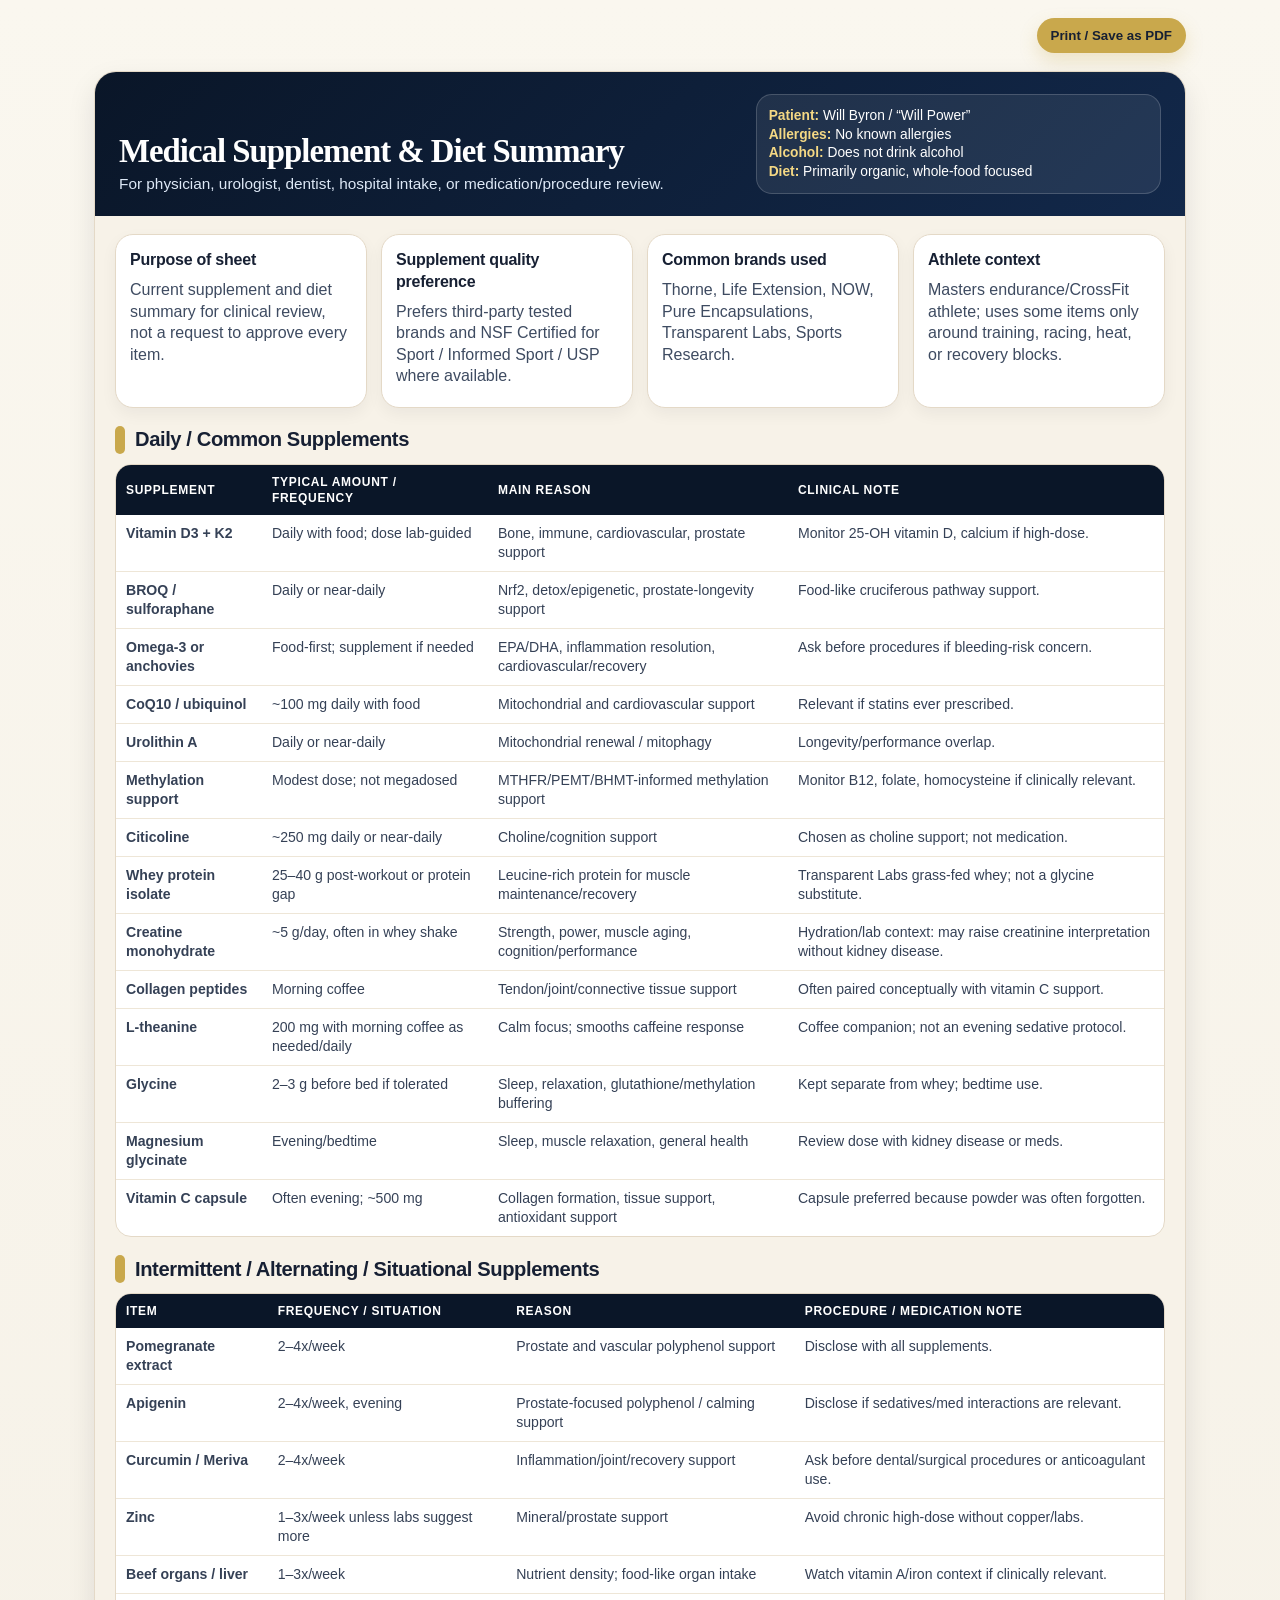
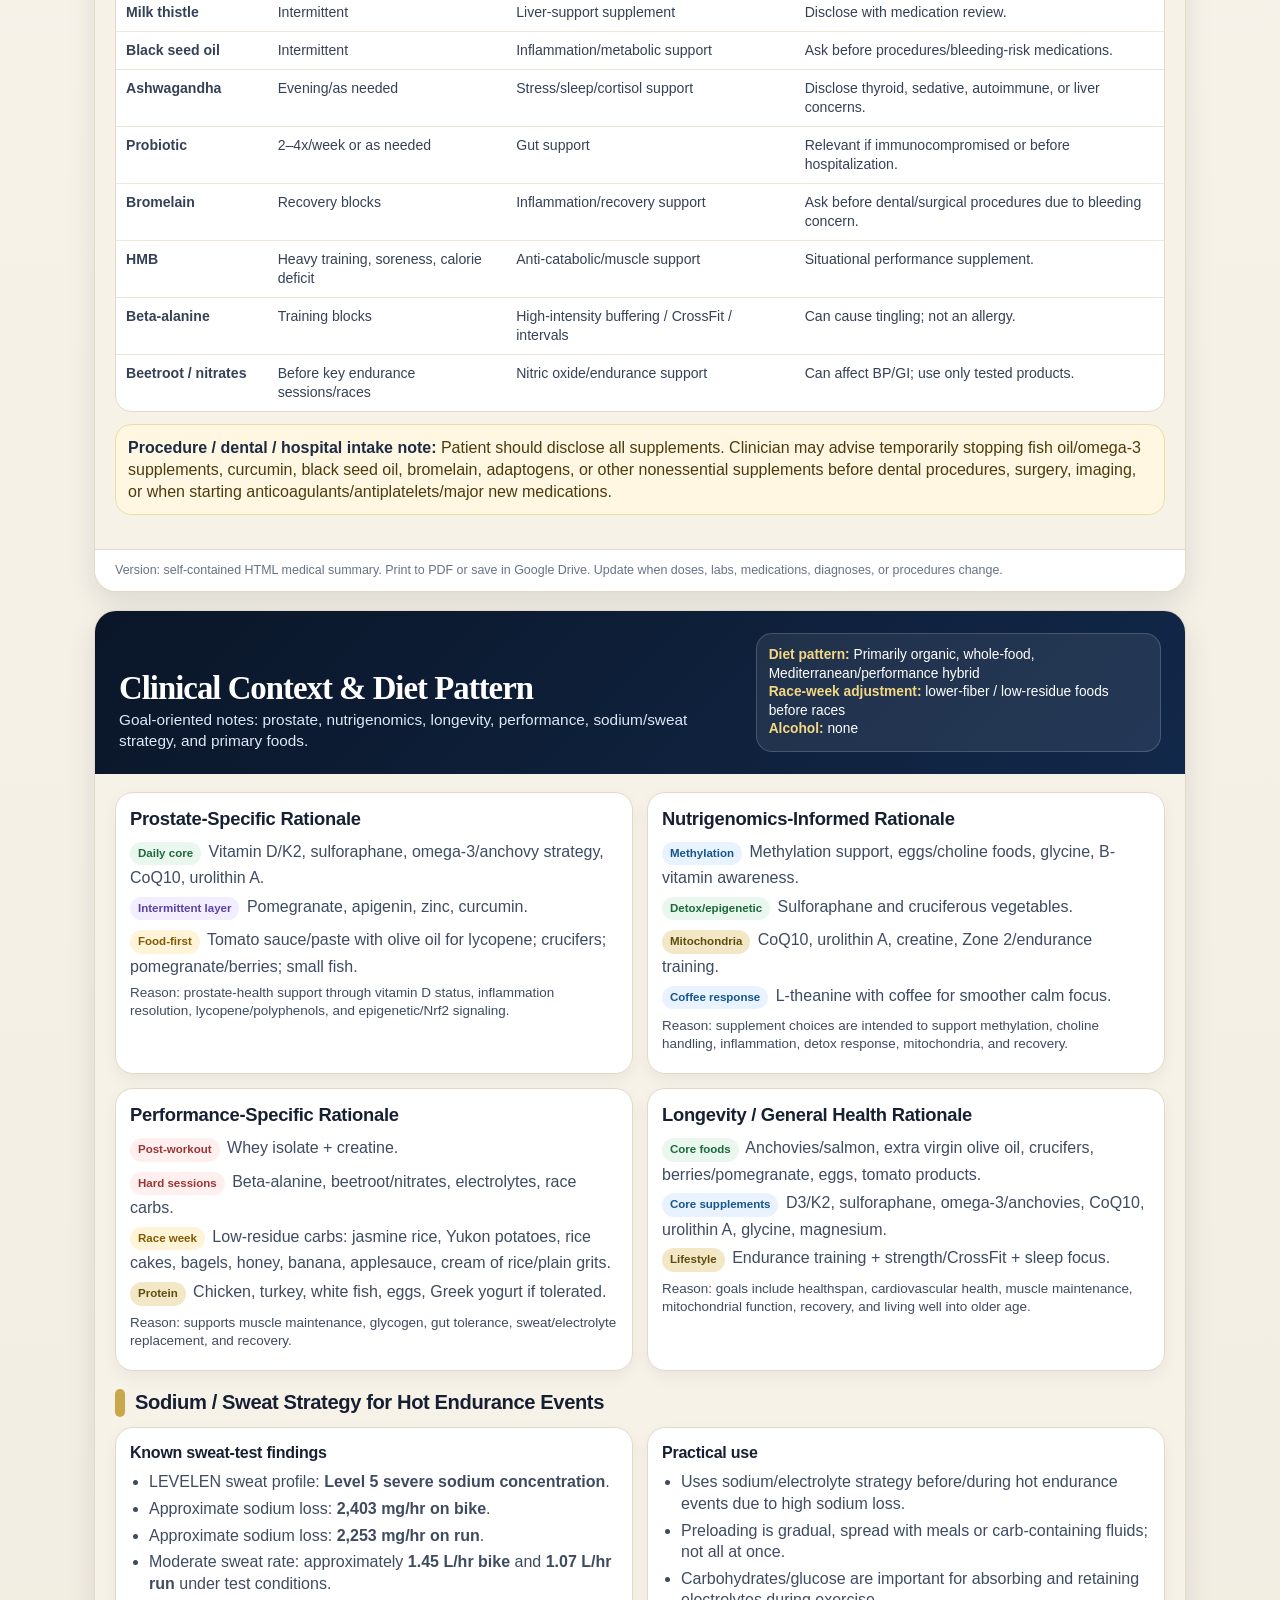
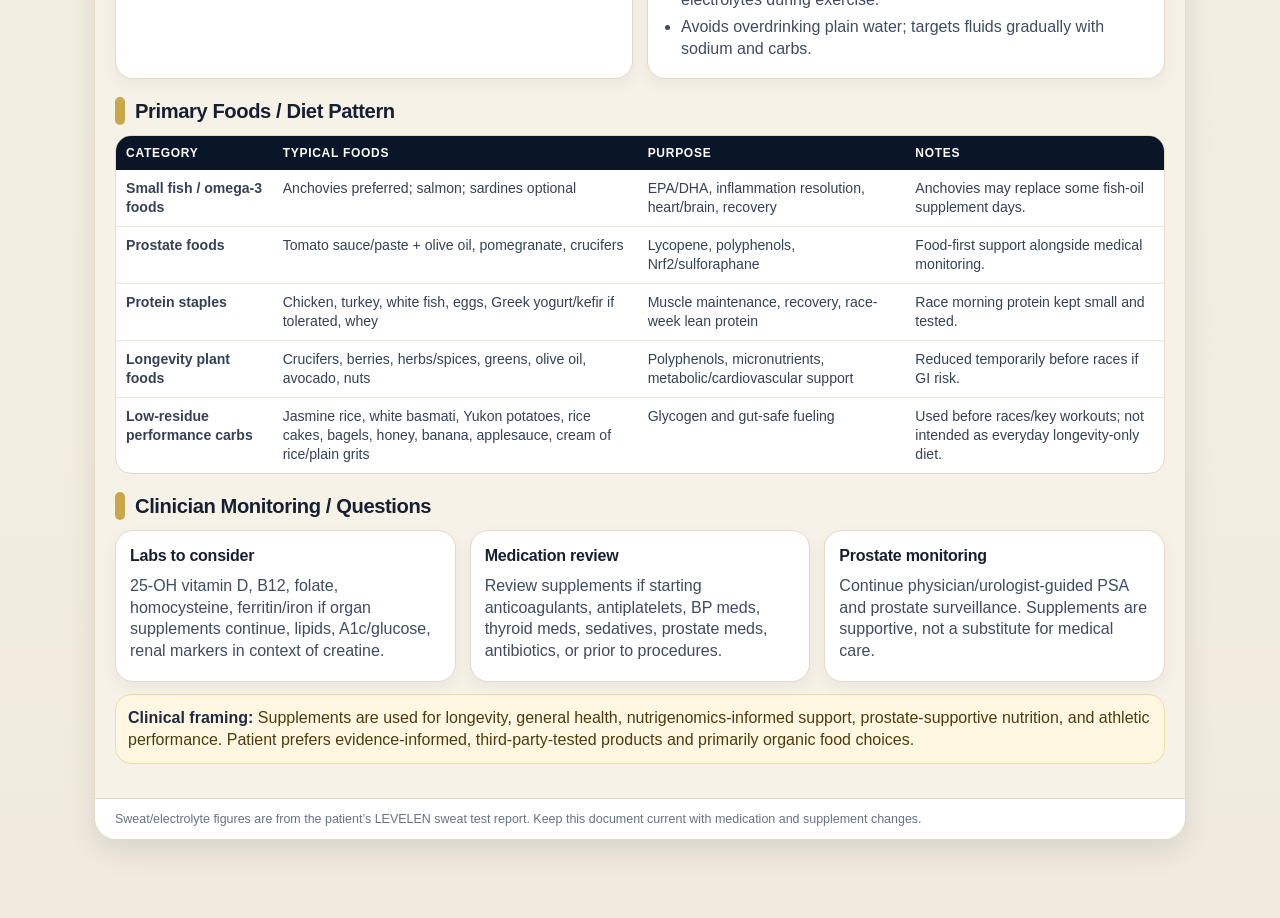
<file: willmedicalsheet/index.html>
<!doctype html>
<html lang="en">
<head>
<meta charset="utf-8">
<meta name="viewport" content="width=device-width, initial-scale=1">
<title>Will Power — Medical Supplement & Diet Summary</title>
<style>
  :root{
    --navy:#0A1628;
    --navy2:#12284A;
    --gold:#C9A84C;
    --cream:#F7F2E8;
    --card:#FFFFFF;
    --ink:#172033;
    --muted:#5E697A;
    --line:#E4D9C7;
    --blue:#E9F3FF;
    --green:#EAF7EF;
    --amber:#FFF4D8;
    --red:#FFF0EF;
    --purple:#F2EEFF;
    --shadow:0 12px 28px rgba(10,22,40,.10);
  }
  *{box-sizing:border-box}
  body{
    margin:0;
    background:linear-gradient(180deg,#faf7ef,#f1ebdf);
    color:var(--ink);
    font-family:Inter,Segoe UI,Arial,sans-serif;
    line-height:1.35;
  }
  .sheet{
    max-width:1120px;
    margin:18px auto;
    padding:0 14px 42px;
  }
  .page{
    background:var(--cream);
    border:1px solid var(--line);
    border-radius:22px;
    box-shadow:var(--shadow);
    margin:18px 0;
    overflow:hidden;
  }
  .header{
    background:linear-gradient(135deg,var(--navy),var(--navy2));
    color:white;
    padding:22px 24px;
    display:grid;
    grid-template-columns:1.45fr .95fr;
    gap:18px;
    align-items:end;
  }
  .title h1{
    margin:0 0 6px;
    font-family:Georgia,serif;
    font-size:2.05rem;
    line-height:1;
    letter-spacing:-.03em;
  }
  .title p{margin:0;color:#DDE8F6;font-size:.96rem}
  .meta{
    background:rgba(255,255,255,.08);
    border:1px solid rgba(255,255,255,.17);
    border-radius:16px;
    padding:12px;
    font-size:.86rem;
  }
  .meta b{color:#F4D884}
  .content{padding:18px 20px 22px}
  .grid{display:grid;gap:14px}
  .grid.two{grid-template-columns:1fr 1fr}
  .grid.three{grid-template-columns:repeat(3,1fr)}
  .grid.four{grid-template-columns:repeat(4,1fr)}
  .card{
    background:var(--card);
    border:1px solid var(--line);
    border-radius:18px;
    padding:14px;
    box-shadow:0 6px 16px rgba(10,22,40,.05);
  }
  .card h2,.card h3{
    margin:0 0 8px;
    letter-spacing:-.015em;
  }
  .card h2{font-size:1.15rem}
  .card h3{font-size:1rem}
  .card p{margin:6px 0;color:#3E4B61}
  .tag{
    display:inline-block;
    padding:4px 8px;
    border-radius:999px;
    background:#F3E8C5;
    color:#604B13;
    font-size:.72rem;
    font-weight:800;
    margin:2px 3px 2px 0;
  }
  .tag.blue{background:var(--blue);color:#14558E}
  .tag.green{background:var(--green);color:#1C6A3C}
  .tag.red{background:var(--red);color:#9B3434}
  .tag.purple{background:var(--purple);color:#5B42A5}
  .tag.amber{background:var(--amber);color:#805A00}
  .note{
    border-radius:16px;
    padding:12px;
    border:1px solid #EEDCA5;
    background:#FFF7E2;
    color:#4D3B0D;
    margin:12px 0;
  }
  .note b{color:#1D2B44}
  table{
    width:100%;
    border-collapse:separate;
    border-spacing:0;
    overflow:hidden;
    border:1px solid var(--line);
    border-radius:16px;
    background:white;
    font-size:.88rem;
  }
  th{
    background:var(--navy);
    color:white;
    text-align:left;
    padding:9px 10px;
    font-size:.75rem;
    letter-spacing:.06em;
    text-transform:uppercase;
  }
  td{
    vertical-align:top;
    padding:9px 10px;
    border-top:1px solid #EEE6D7;
    color:#354156;
  }
  tr:first-child td{border-top:none}
  .section-title{
    display:flex;
    align-items:center;
    gap:10px;
    margin:18px 0 10px;
  }
  .section-title span{
    width:10px;height:28px;border-radius:99px;background:var(--gold);display:inline-block;
  }
  .section-title h2{margin:0;font-size:1.26rem;letter-spacing:-.02em}
  ul{margin:8px 0 0;padding-left:19px}
  li{margin:5px 0;color:#3E4B61}
  .compact{font-size:.84rem}
  .footer{
    background:#fff;
    border-top:1px solid var(--line);
    padding:12px 20px;
    color:#667287;
    font-size:.78rem;
  }
  .printbar{
    display:flex;
    justify-content:flex-end;
    gap:10px;
    margin:10px 0;
  }
  button{
    border:none;
    background:var(--gold);
    color:#172033;
    padding:10px 14px;
    border-radius:999px;
    font-weight:900;
    cursor:pointer;
    box-shadow:0 8px 18px rgba(201,168,76,.25);
  }
  @media(max-width:900px){
    .header,.grid.two,.grid.three,.grid.four{grid-template-columns:1fr}
    .sheet{margin:0 auto}
    .page{border-radius:0}
  }
  @media print{
    body{background:white}
    .sheet{max-width:none;margin:0;padding:0}
    .printbar{display:none}
    .page{
      box-shadow:none;
      border:none;
      border-radius:0;
      margin:0;
      page-break-after:always;
      min-height:100vh;
    }
    .page:last-child{page-break-after:auto}
    .header{padding:18px 20px}
    .content{padding:14px 18px}
    table{font-size:.78rem}
    td,th{padding:6px 7px}
    .card{box-shadow:none}
    .note{margin:8px 0}
  }
</style>
</head>
<body>
<div class="sheet">
  <div class="printbar"><button onclick="window.print()">Print / Save as PDF</button></div>

  <section class="page">
    <div class="header">
      <div class="title">
        <h1>Medical Supplement & Diet Summary</h1>
        <p>For physician, urologist, dentist, hospital intake, or medication/procedure review.</p>
      </div>
      <div class="meta">
        <div><b>Patient:</b> Will Byron / “Will Power”</div>
        <div><b>Allergies:</b> No known allergies</div>
        <div><b>Alcohol:</b> Does not drink alcohol</div>
        <div><b>Diet:</b> Primarily organic, whole-food focused</div>
      </div>
    </div>

    <div class="content">
      <div class="grid four">
        <div class="card"><h3>Purpose of sheet</h3><p>Current supplement and diet summary for clinical review, not a request to approve every item.</p></div>
        <div class="card"><h3>Supplement quality preference</h3><p>Prefers third-party tested brands and NSF Certified for Sport / Informed Sport / USP where available.</p></div>
        <div class="card"><h3>Common brands used</h3><p>Thorne, Life Extension, NOW, Pure Encapsulations, Transparent Labs, Sports Research.</p></div>
        <div class="card"><h3>Athlete context</h3><p>Masters endurance/CrossFit athlete; uses some items only around training, racing, heat, or recovery blocks.</p></div>
      </div>

      <div class="section-title"><span></span><h2>Daily / Common Supplements</h2></div>
      <table>
        <thead><tr><th>Supplement</th><th>Typical amount / frequency</th><th>Main reason</th><th>Clinical note</th></tr></thead>
        <tbody>
          <tr><td><b>Vitamin D3 + K2</b></td><td>Daily with food; dose lab-guided</td><td>Bone, immune, cardiovascular, prostate support</td><td>Monitor 25-OH vitamin D, calcium if high-dose.</td></tr>
          <tr><td><b>BROQ / sulforaphane</b></td><td>Daily or near-daily</td><td>Nrf2, detox/epigenetic, prostate-longevity support</td><td>Food-like cruciferous pathway support.</td></tr>
          <tr><td><b>Omega-3 or anchovies</b></td><td>Food-first; supplement if needed</td><td>EPA/DHA, inflammation resolution, cardiovascular/recovery</td><td>Ask before procedures if bleeding-risk concern.</td></tr>
          <tr><td><b>CoQ10 / ubiquinol</b></td><td>~100 mg daily with food</td><td>Mitochondrial and cardiovascular support</td><td>Relevant if statins ever prescribed.</td></tr>
          <tr><td><b>Urolithin A</b></td><td>Daily or near-daily</td><td>Mitochondrial renewal / mitophagy</td><td>Longevity/performance overlap.</td></tr>
          <tr><td><b>Methylation support</b></td><td>Modest dose; not megadosed</td><td>MTHFR/PEMT/BHMT-informed methylation support</td><td>Monitor B12, folate, homocysteine if clinically relevant.</td></tr>
          <tr><td><b>Citicoline</b></td><td>~250 mg daily or near-daily</td><td>Choline/cognition support</td><td>Chosen as choline support; not medication.</td></tr>
          <tr><td><b>Whey protein isolate</b></td><td>25–40 g post-workout or protein gap</td><td>Leucine-rich protein for muscle maintenance/recovery</td><td>Transparent Labs grass-fed whey; not a glycine substitute.</td></tr>
          <tr><td><b>Creatine monohydrate</b></td><td>~5 g/day, often in whey shake</td><td>Strength, power, muscle aging, cognition/performance</td><td>Hydration/lab context: may raise creatinine interpretation without kidney disease.</td></tr>
          <tr><td><b>Collagen peptides</b></td><td>Morning coffee</td><td>Tendon/joint/connective tissue support</td><td>Often paired conceptually with vitamin C support.</td></tr>
          <tr><td><b>L-theanine</b></td><td>200 mg with morning coffee as needed/daily</td><td>Calm focus; smooths caffeine response</td><td>Coffee companion; not an evening sedative protocol.</td></tr>
          <tr><td><b>Glycine</b></td><td>2–3 g before bed if tolerated</td><td>Sleep, relaxation, glutathione/methylation buffering</td><td>Kept separate from whey; bedtime use.</td></tr>
          <tr><td><b>Magnesium glycinate</b></td><td>Evening/bedtime</td><td>Sleep, muscle relaxation, general health</td><td>Review dose with kidney disease or meds.</td></tr>
          <tr><td><b>Vitamin C capsule</b></td><td>Often evening; ~500 mg</td><td>Collagen formation, tissue support, antioxidant support</td><td>Capsule preferred because powder was often forgotten.</td></tr>
        </tbody>
      </table>

      <div class="section-title"><span></span><h2>Intermittent / Alternating / Situational Supplements</h2></div>
      <table>
        <thead><tr><th>Item</th><th>Frequency / situation</th><th>Reason</th><th>Procedure / medication note</th></tr></thead>
        <tbody>
          <tr><td><b>Pomegranate extract</b></td><td>2–4x/week</td><td>Prostate and vascular polyphenol support</td><td>Disclose with all supplements.</td></tr>
          <tr><td><b>Apigenin</b></td><td>2–4x/week, evening</td><td>Prostate-focused polyphenol / calming support</td><td>Disclose if sedatives/med interactions are relevant.</td></tr>
          <tr><td><b>Curcumin / Meriva</b></td><td>2–4x/week</td><td>Inflammation/joint/recovery support</td><td>Ask before dental/surgical procedures or anticoagulant use.</td></tr>
          <tr><td><b>Zinc</b></td><td>1–3x/week unless labs suggest more</td><td>Mineral/prostate support</td><td>Avoid chronic high-dose without copper/labs.</td></tr>
          <tr><td><b>Beef organs / liver</b></td><td>1–3x/week</td><td>Nutrient density; food-like organ intake</td><td>Watch vitamin A/iron context if clinically relevant.</td></tr>
          <tr><td><b>Milk thistle</b></td><td>Intermittent</td><td>Liver-support supplement</td><td>Disclose with medication review.</td></tr>
          <tr><td><b>Black seed oil</b></td><td>Intermittent</td><td>Inflammation/metabolic support</td><td>Ask before procedures/bleeding-risk medications.</td></tr>
          <tr><td><b>Ashwagandha</b></td><td>Evening/as needed</td><td>Stress/sleep/cortisol support</td><td>Disclose thyroid, sedative, autoimmune, or liver concerns.</td></tr>
          <tr><td><b>Probiotic</b></td><td>2–4x/week or as needed</td><td>Gut support</td><td>Relevant if immunocompromised or before hospitalization.</td></tr>
          <tr><td><b>Bromelain</b></td><td>Recovery blocks</td><td>Inflammation/recovery support</td><td>Ask before dental/surgical procedures due to bleeding concern.</td></tr>
          <tr><td><b>HMB</b></td><td>Heavy training, soreness, calorie deficit</td><td>Anti-catabolic/muscle support</td><td>Situational performance supplement.</td></tr>
          <tr><td><b>Beta-alanine</b></td><td>Training blocks</td><td>High-intensity buffering / CrossFit / intervals</td><td>Can cause tingling; not an allergy.</td></tr>
          <tr><td><b>Beetroot / nitrates</b></td><td>Before key endurance sessions/races</td><td>Nitric oxide/endurance support</td><td>Can affect BP/GI; use only tested products.</td></tr>
        </tbody>
      </table>

      <div class="note"><b>Procedure / dental / hospital intake note:</b> Patient should disclose all supplements. Clinician may advise temporarily stopping fish oil/omega-3 supplements, curcumin, black seed oil, bromelain, adaptogens, or other nonessential supplements before dental procedures, surgery, imaging, or when starting anticoagulants/antiplatelets/major new medications.</div>
    </div>
    <div class="footer">Version: self-contained HTML medical summary. Print to PDF or save in Google Drive. Update when doses, labs, medications, diagnoses, or procedures change.</div>
  </section>

  <section class="page">
    <div class="header">
      <div class="title">
        <h1>Clinical Context & Diet Pattern</h1>
        <p>Goal-oriented notes: prostate, nutrigenomics, longevity, performance, sodium/sweat strategy, and primary foods.</p>
      </div>
      <div class="meta">
        <div><b>Diet pattern:</b> Primarily organic, whole-food, Mediterranean/performance hybrid</div>
        <div><b>Race-week adjustment:</b> lower-fiber / low-residue foods before races</div>
        <div><b>Alcohol:</b> none</div>
      </div>
    </div>

    <div class="content">
      <div class="grid two">
        <div class="card">
          <h2>Prostate-Specific Rationale</h2>
          <p><span class="tag green">Daily core</span> Vitamin D/K2, sulforaphane, omega-3/anchovy strategy, CoQ10, urolithin A.</p>
          <p><span class="tag purple">Intermittent layer</span> Pomegranate, apigenin, zinc, curcumin.</p>
          <p><span class="tag amber">Food-first</span> Tomato sauce/paste with olive oil for lycopene; crucifers; pomegranate/berries; small fish.</p>
          <p class="compact">Reason: prostate-health support through vitamin D status, inflammation resolution, lycopene/polyphenols, and epigenetic/Nrf2 signaling.</p>
        </div>
        <div class="card">
          <h2>Nutrigenomics-Informed Rationale</h2>
          <p><span class="tag blue">Methylation</span> Methylation support, eggs/choline foods, glycine, B-vitamin awareness.</p>
          <p><span class="tag green">Detox/epigenetic</span> Sulforaphane and cruciferous vegetables.</p>
          <p><span class="tag">Mitochondria</span> CoQ10, urolithin A, creatine, Zone 2/endurance training.</p>
          <p><span class="tag blue">Coffee response</span> L-theanine with coffee for smoother calm focus.</p>
          <p class="compact">Reason: supplement choices are intended to support methylation, choline handling, inflammation, detox response, mitochondria, and recovery.</p>
        </div>
        <div class="card">
          <h2>Performance-Specific Rationale</h2>
          <p><span class="tag red">Post-workout</span> Whey isolate + creatine.</p>
          <p><span class="tag red">Hard sessions</span> Beta-alanine, beetroot/nitrates, electrolytes, race carbs.</p>
          <p><span class="tag amber">Race week</span> Low-residue carbs: jasmine rice, Yukon potatoes, rice cakes, bagels, honey, banana, applesauce, cream of rice/plain grits.</p>
          <p><span class="tag">Protein</span> Chicken, turkey, white fish, eggs, Greek yogurt if tolerated.</p>
          <p class="compact">Reason: supports muscle maintenance, glycogen, gut tolerance, sweat/electrolyte replacement, and recovery.</p>
        </div>
        <div class="card">
          <h2>Longevity / General Health Rationale</h2>
          <p><span class="tag green">Core foods</span> Anchovies/salmon, extra virgin olive oil, crucifers, berries/pomegranate, eggs, tomato products.</p>
          <p><span class="tag blue">Core supplements</span> D3/K2, sulforaphane, omega-3/anchovies, CoQ10, urolithin A, glycine, magnesium.</p>
          <p><span class="tag">Lifestyle</span> Endurance training + strength/CrossFit + sleep focus.</p>
          <p class="compact">Reason: goals include healthspan, cardiovascular health, muscle maintenance, mitochondrial function, recovery, and living well into older age.</p>
        </div>
      </div>

      <div class="section-title"><span></span><h2>Sodium / Sweat Strategy for Hot Endurance Events</h2></div>
      <div class="grid two">
        <div class="card">
          <h3>Known sweat-test findings</h3>
          <ul>
            <li>LEVELEN sweat profile: <b>Level 5 severe sodium concentration</b>.</li>
            <li>Approximate sodium loss: <b>2,403 mg/hr on bike</b>.</li>
            <li>Approximate sodium loss: <b>2,253 mg/hr on run</b>.</li>
            <li>Moderate sweat rate: approximately <b>1.45 L/hr bike</b> and <b>1.07 L/hr run</b> under test conditions.</li>
          </ul>
        </div>
        <div class="card">
          <h3>Practical use</h3>
          <ul>
            <li>Uses sodium/electrolyte strategy before/during hot endurance events due to high sodium loss.</li>
            <li>Preloading is gradual, spread with meals or carb-containing fluids; not all at once.</li>
            <li>Carbohydrates/glucose are important for absorbing and retaining electrolytes during exercise.</li>
            <li>Avoids overdrinking plain water; targets fluids gradually with sodium and carbs.</li>
          </ul>
        </div>
      </div>

      <div class="section-title"><span></span><h2>Primary Foods / Diet Pattern</h2></div>
      <table>
        <thead><tr><th>Category</th><th>Typical foods</th><th>Purpose</th><th>Notes</th></tr></thead>
        <tbody>
          <tr><td><b>Small fish / omega-3 foods</b></td><td>Anchovies preferred; salmon; sardines optional</td><td>EPA/DHA, inflammation resolution, heart/brain, recovery</td><td>Anchovies may replace some fish-oil supplement days.</td></tr>
          <tr><td><b>Prostate foods</b></td><td>Tomato sauce/paste + olive oil, pomegranate, crucifers</td><td>Lycopene, polyphenols, Nrf2/sulforaphane</td><td>Food-first support alongside medical monitoring.</td></tr>
          <tr><td><b>Protein staples</b></td><td>Chicken, turkey, white fish, eggs, Greek yogurt/kefir if tolerated, whey</td><td>Muscle maintenance, recovery, race-week lean protein</td><td>Race morning protein kept small and tested.</td></tr>
          <tr><td><b>Longevity plant foods</b></td><td>Crucifers, berries, herbs/spices, greens, olive oil, avocado, nuts</td><td>Polyphenols, micronutrients, metabolic/cardiovascular support</td><td>Reduced temporarily before races if GI risk.</td></tr>
          <tr><td><b>Low-residue performance carbs</b></td><td>Jasmine rice, white basmati, Yukon potatoes, rice cakes, bagels, honey, banana, applesauce, cream of rice/plain grits</td><td>Glycogen and gut-safe fueling</td><td>Used before races/key workouts; not intended as everyday longevity-only diet.</td></tr>
        </tbody>
      </table>

      <div class="section-title"><span></span><h2>Clinician Monitoring / Questions</h2></div>
      <div class="grid three">
        <div class="card"><h3>Labs to consider</h3><p>25-OH vitamin D, B12, folate, homocysteine, ferritin/iron if organ supplements continue, lipids, A1c/glucose, renal markers in context of creatine.</p></div>
        <div class="card"><h3>Medication review</h3><p>Review supplements if starting anticoagulants, antiplatelets, BP meds, thyroid meds, sedatives, prostate meds, antibiotics, or prior to procedures.</p></div>
        <div class="card"><h3>Prostate monitoring</h3><p>Continue physician/urologist-guided PSA and prostate surveillance. Supplements are supportive, not a substitute for medical care.</p></div>
      </div>

      <div class="note"><b>Clinical framing:</b> Supplements are used for longevity, general health, nutrigenomics-informed support, prostate-supportive nutrition, and athletic performance. Patient prefers evidence-informed, third-party-tested products and primarily organic food choices.</div>
    </div>
    <div class="footer">Sweat/electrolyte figures are from the patient’s LEVELEN sweat test report. Keep this document current with medication and supplement changes.</div>
  </section>
</div>
</body>
</html>
</file>
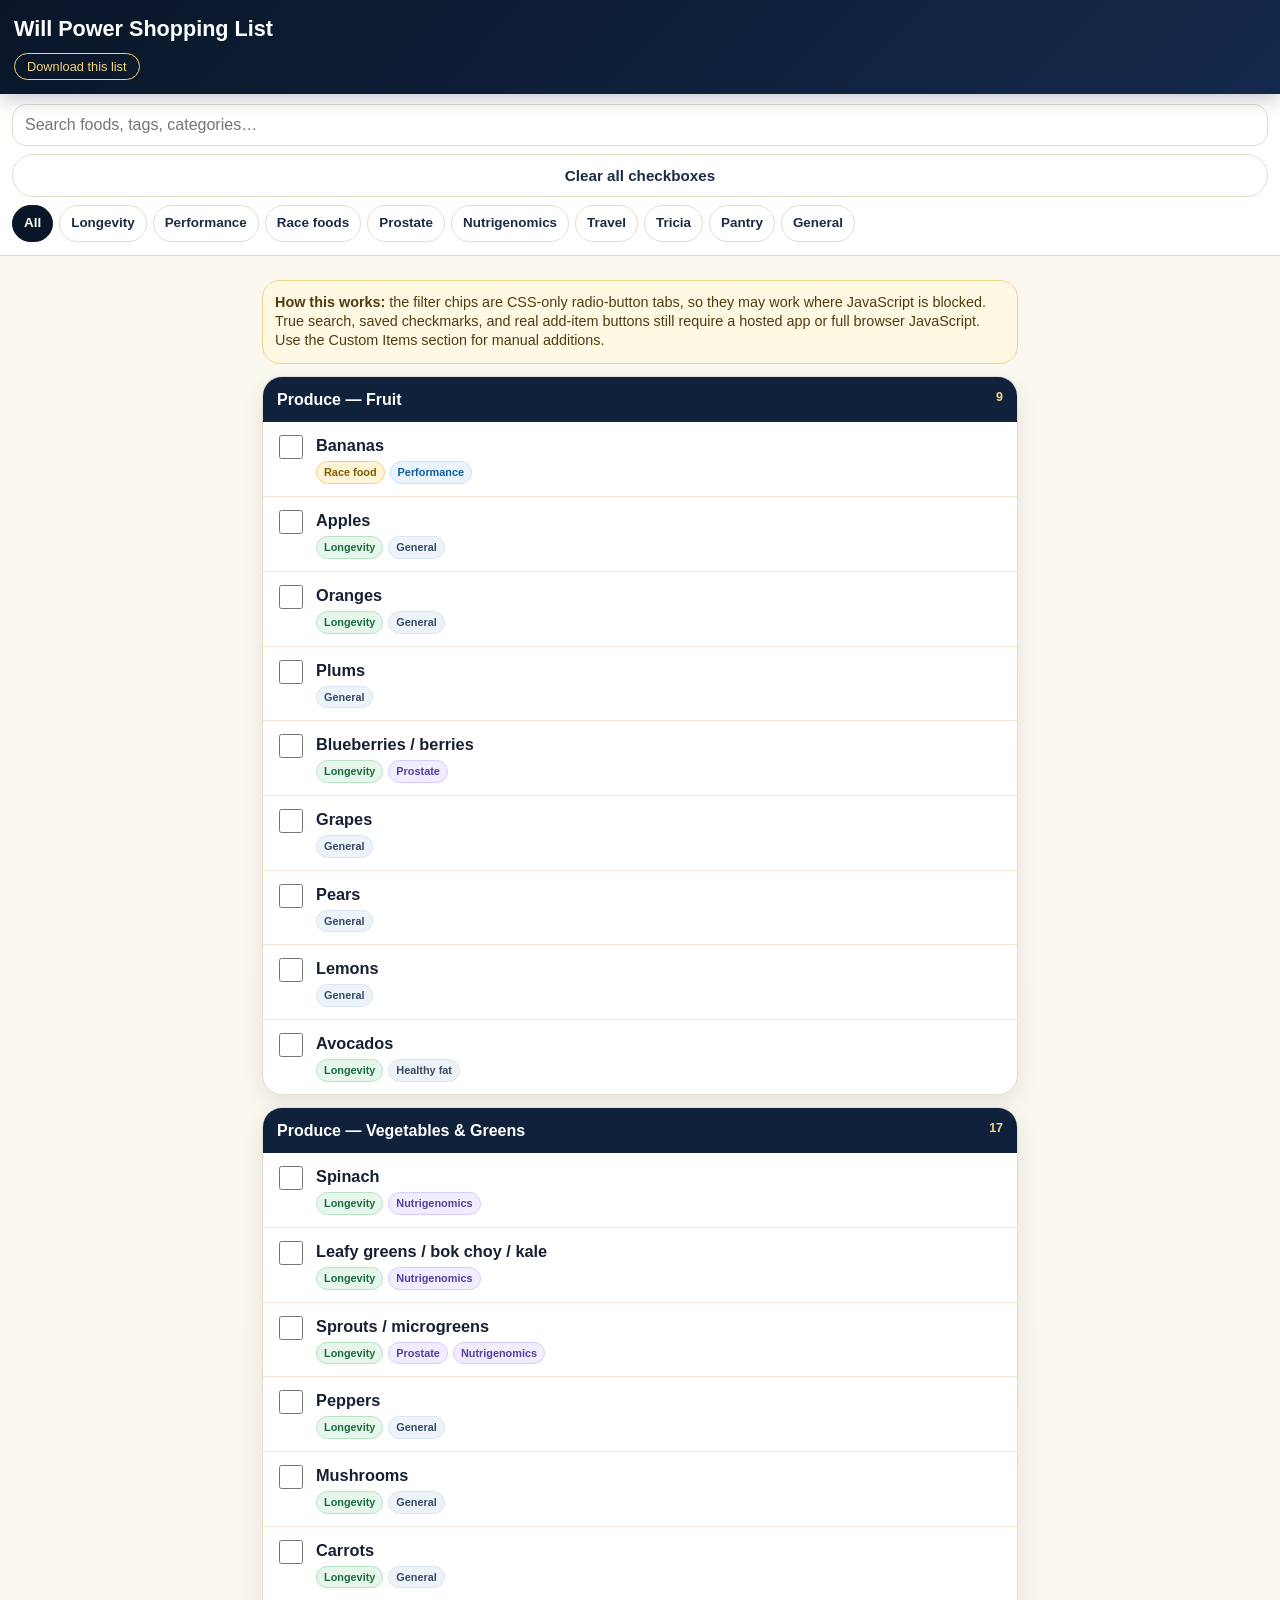
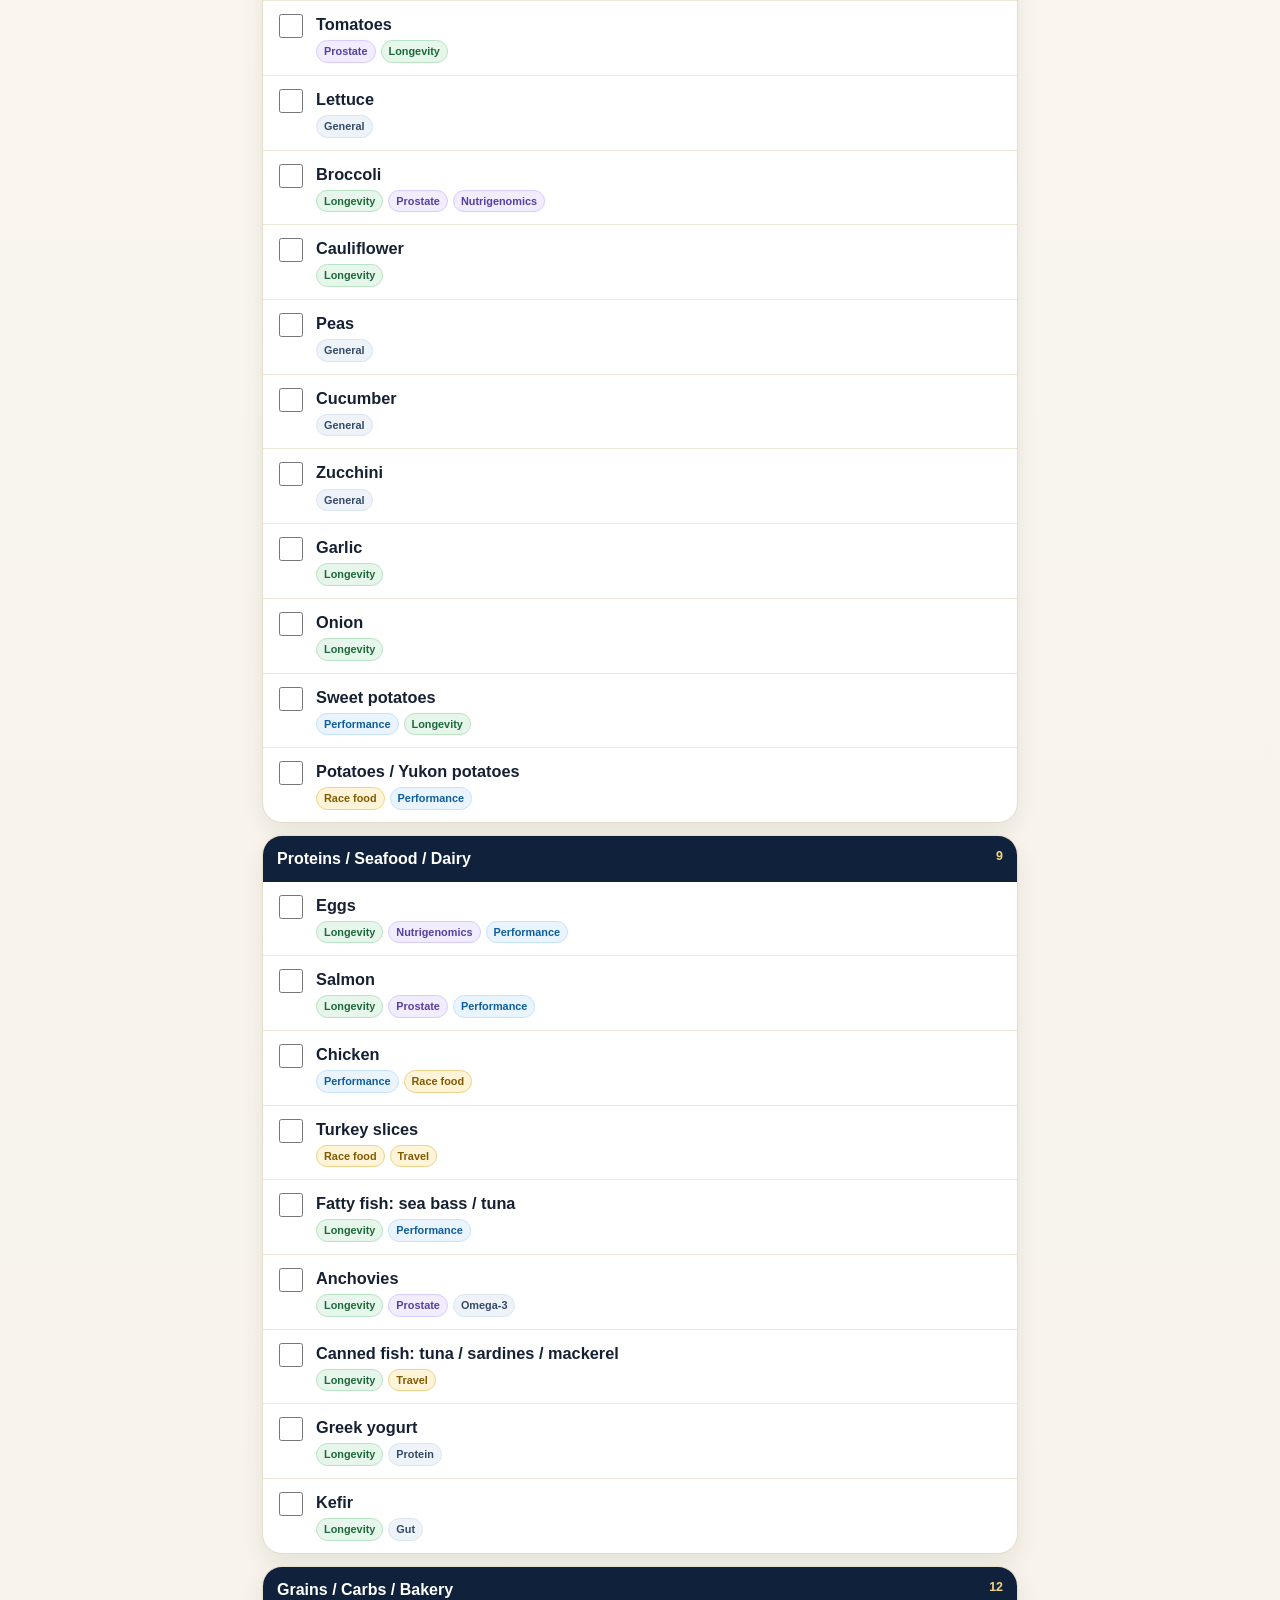
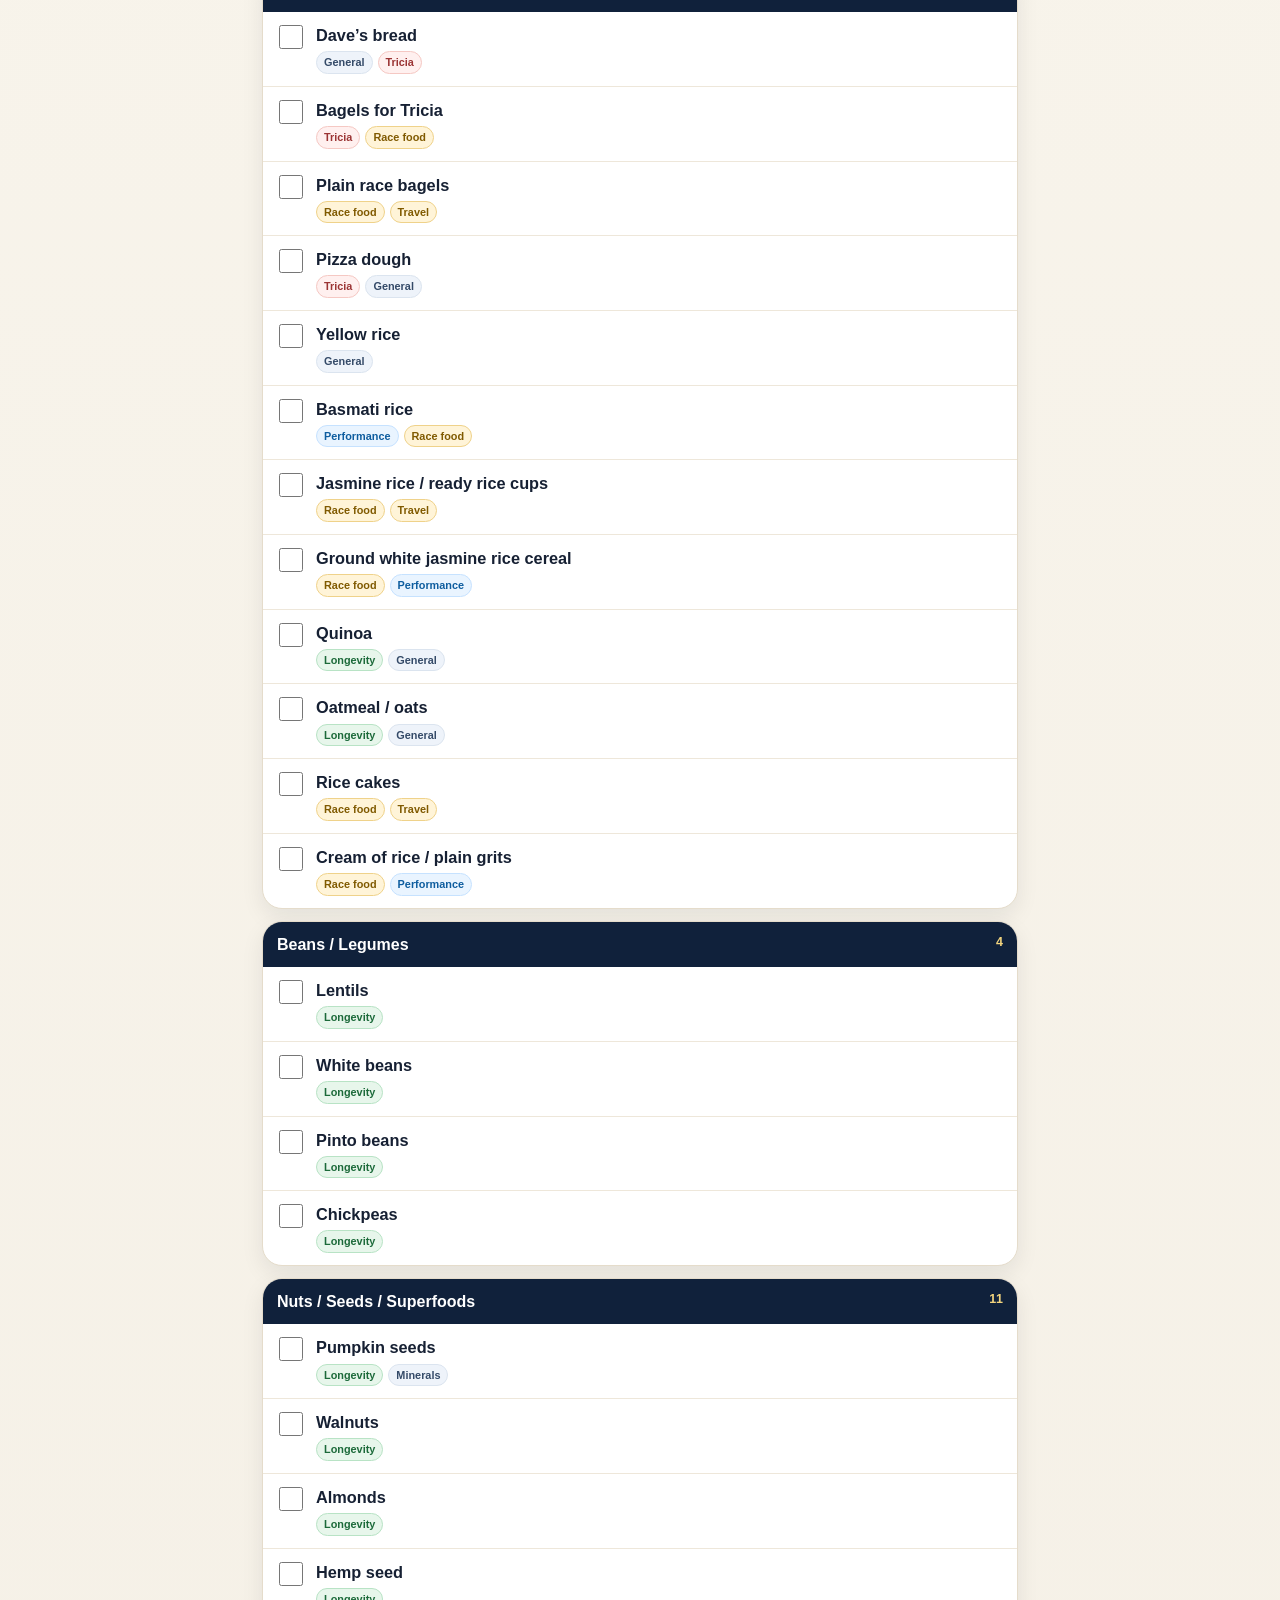
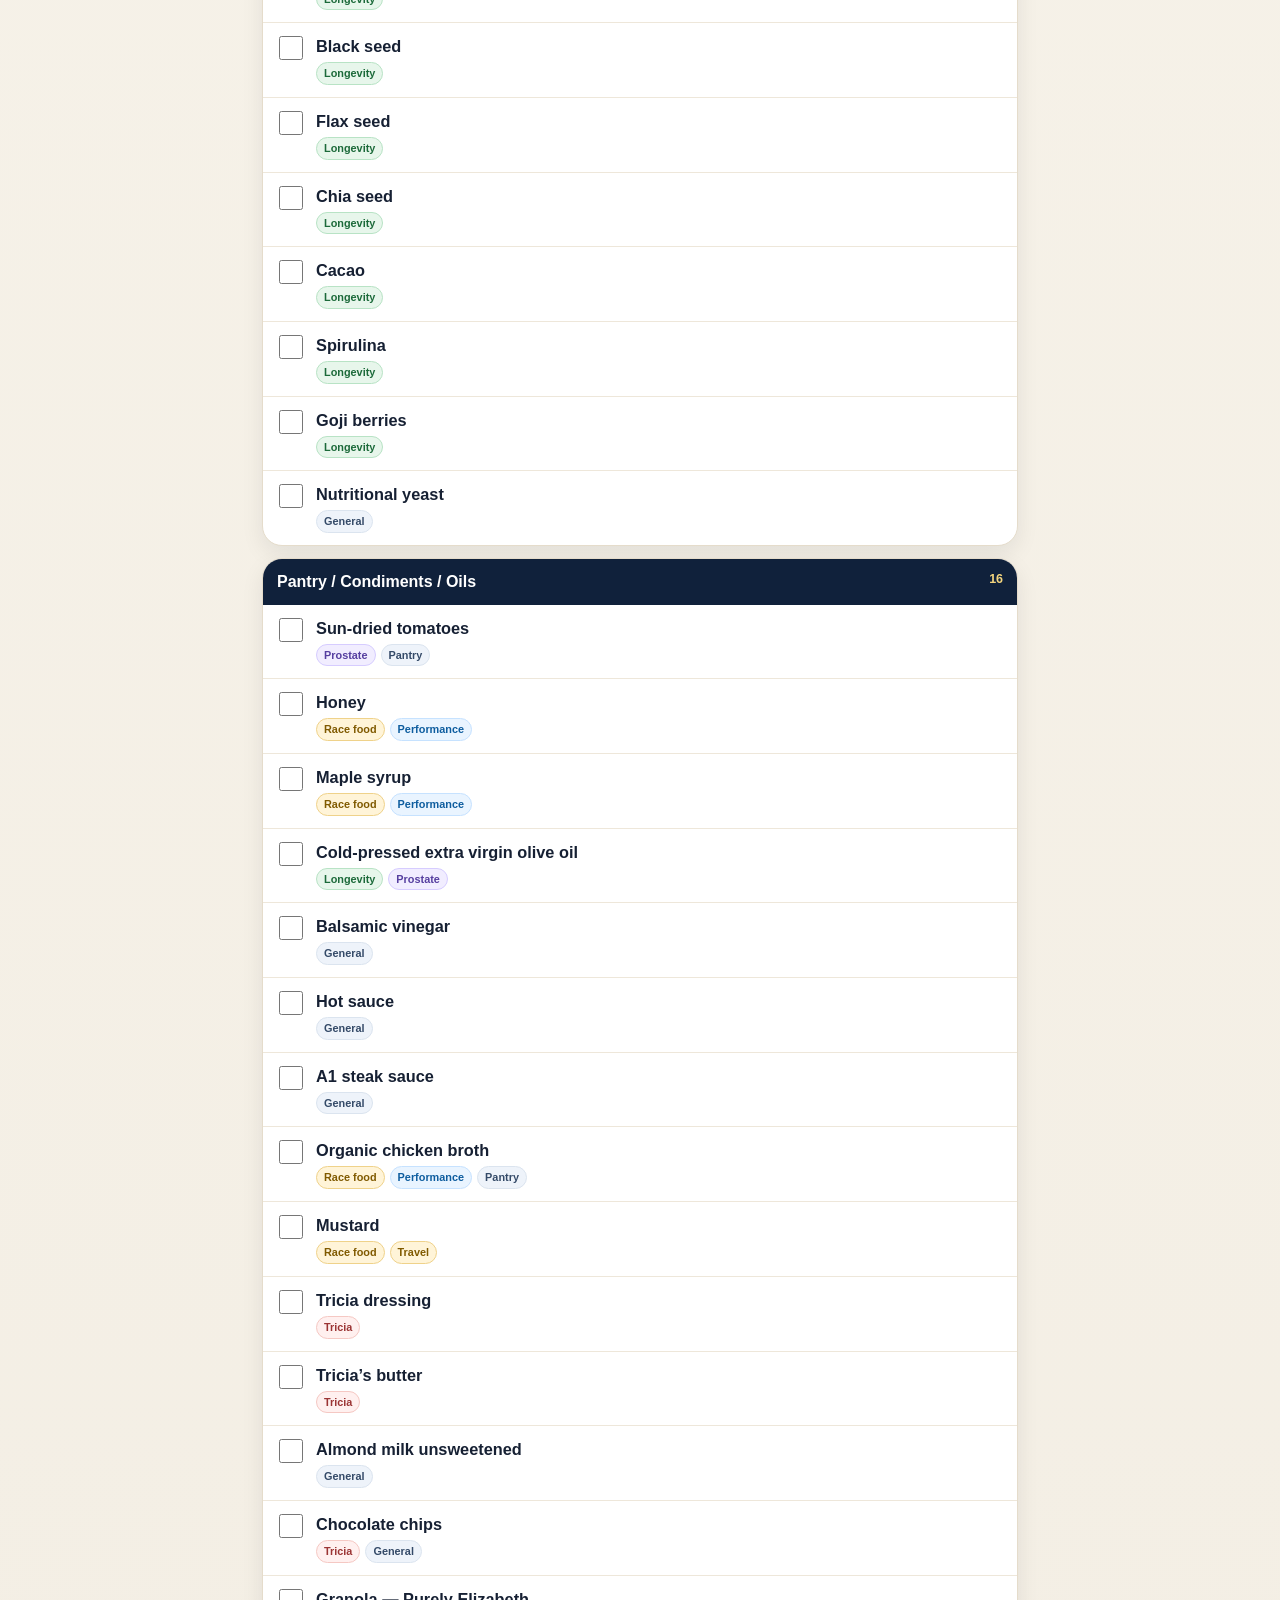
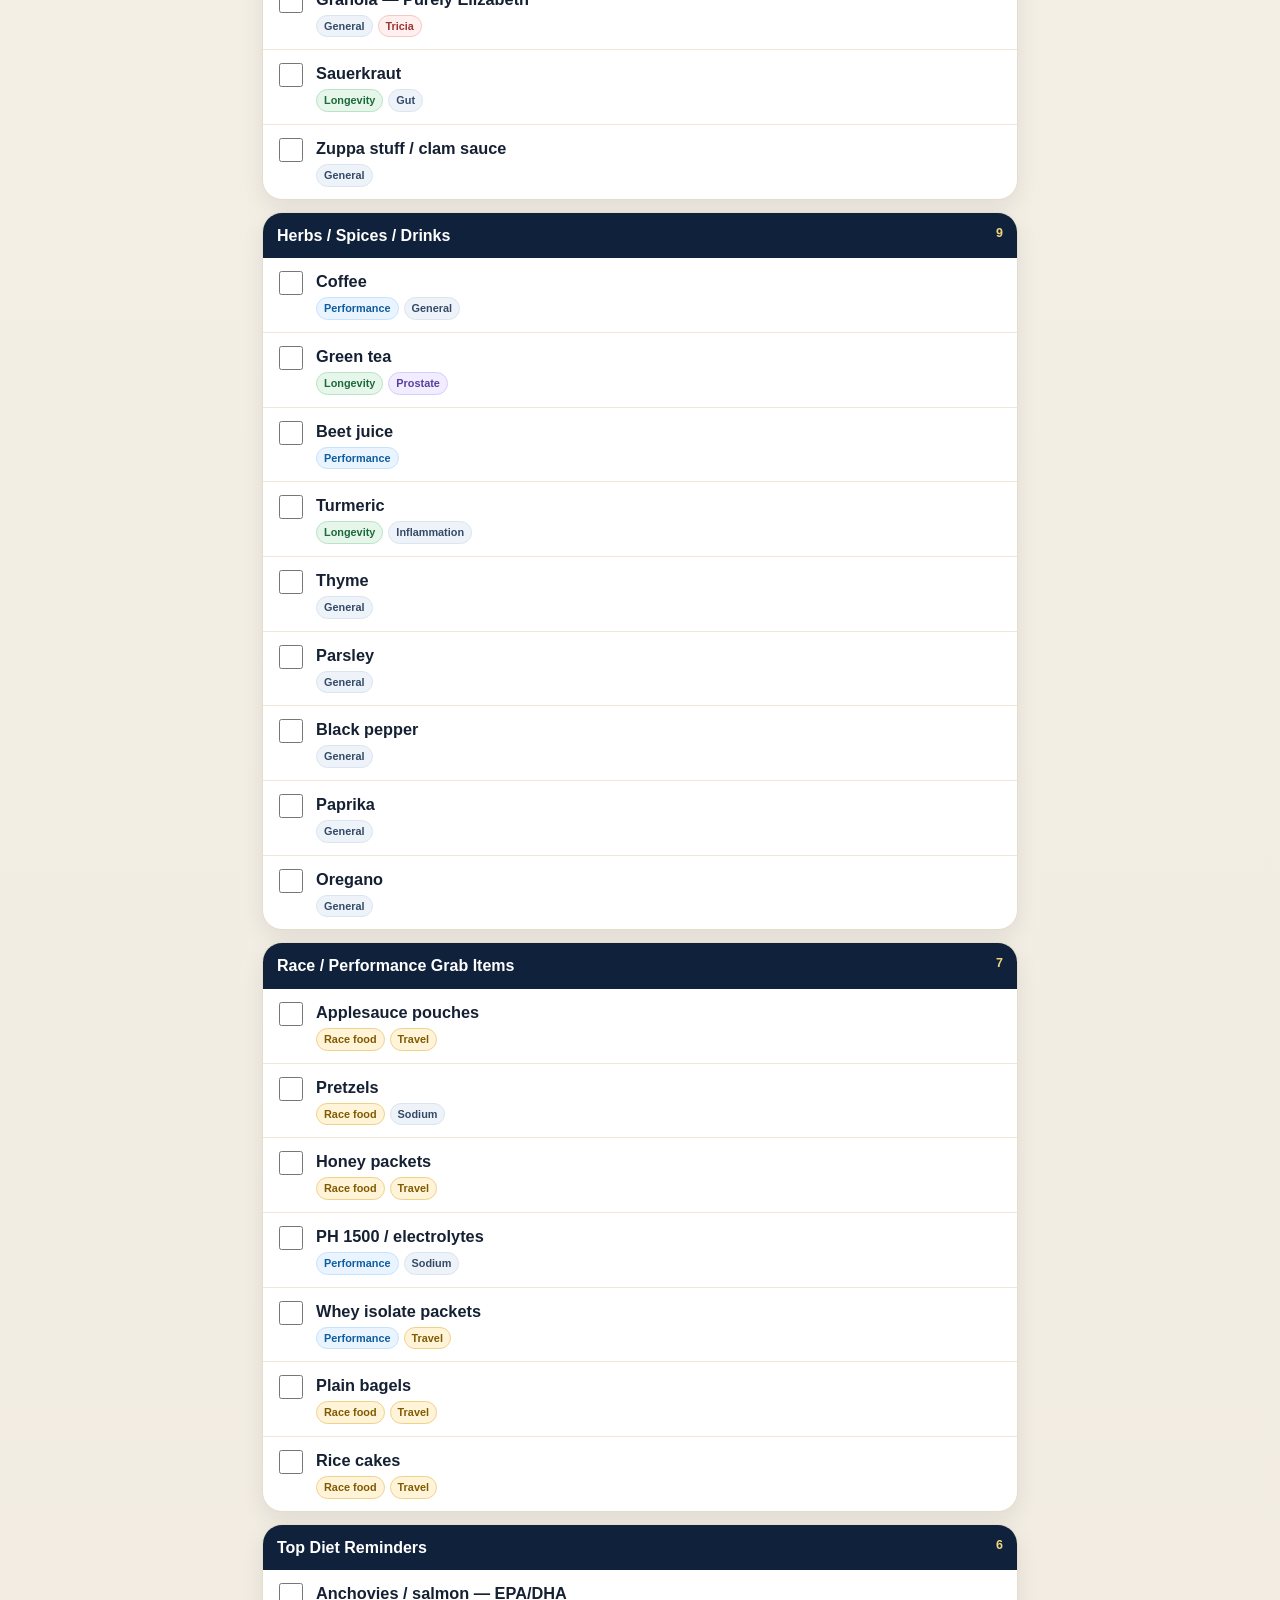
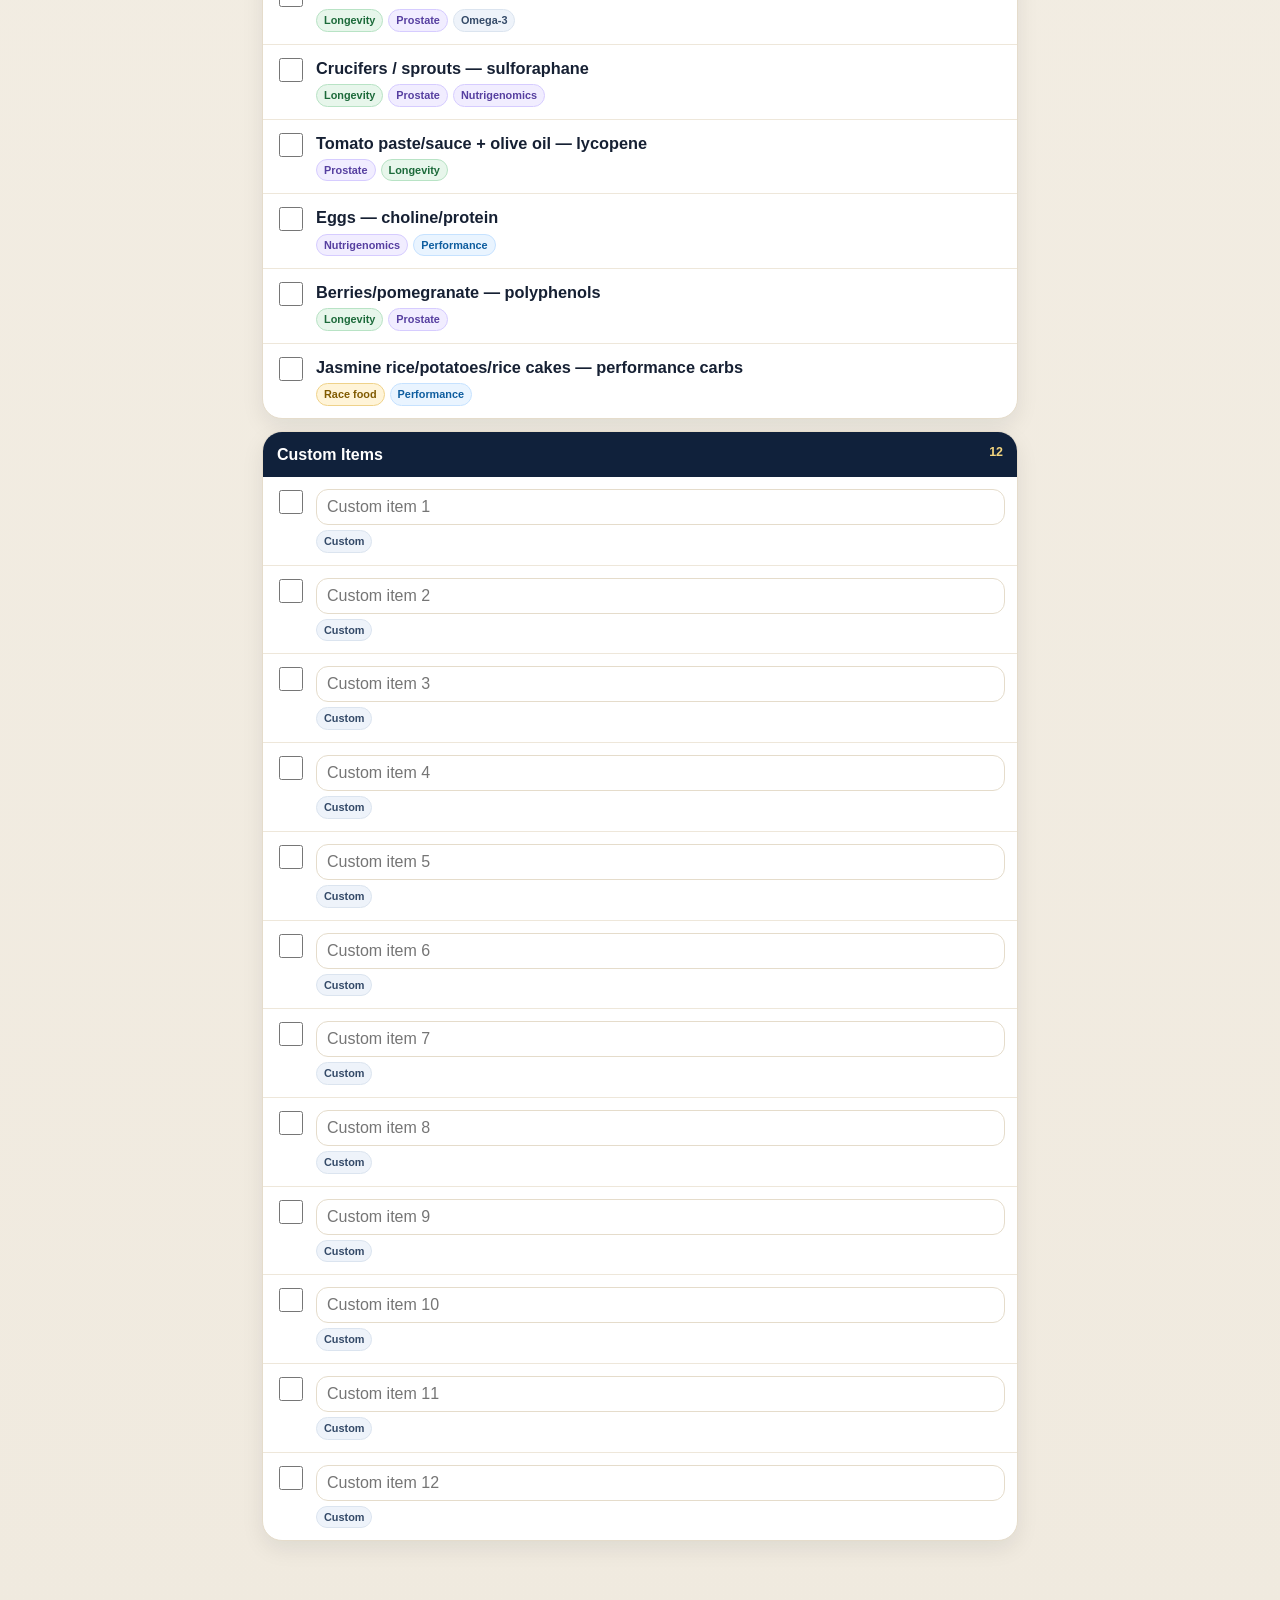
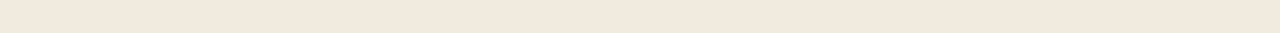
<file: willshoppinglist/index.html>
<!doctype html>
<html><head><meta charset="utf-8"><meta name="viewport" content="width=device-width,initial-scale=1">
<title>Will Power Shopping List CSS Filters</title>
<style>
:root{--navy:#0A1628;--gold:#C9A84C;--line:#E5DCCB;--green:#E7F6EB;--blue:#E9F4FF;--red:#FFF0EF;--purple:#F1EDFF;--amber:#FFF4D8;--ink:#162033}
*{box-sizing:border-box} body{margin:0;font-family:-apple-system,BlinkMacSystemFont,"Segoe UI",Arial,sans-serif;background:linear-gradient(180deg,#fbf8f0,#f0eadf);color:var(--ink);line-height:1.35}
form{margin:0} header{position:sticky;top:0;z-index:10;background:linear-gradient(135deg,var(--navy),#13294b);color:white;padding:14px;box-shadow:0 6px 18px rgba(10,22,40,.22)} h1{font-size:1.35rem;margin:0 0 4px} .sub{font-size:.84rem;color:#dfe8f6;margin:0}
.toolbar{position:sticky;top:65px;z-index:9;padding:10px 12px;background:rgba(255,255,255,.95);border-bottom:1px solid var(--line)} .row{display:flex;gap:8px;margin-bottom:8px} input[type=reset]{border-radius:999px;padding:12px 13px;font-weight:800;font-size:.95rem;background:white;border:1px solid var(--line);color:#1b2b45;flex:1;-webkit-appearance:none;appearance:none}
.filter-radio{position:absolute;left:-9999px} .filter-wrap{display:flex;gap:6px;overflow-x:auto;padding-bottom:3px} .filter-chip{white-space:nowrap;border:1px solid var(--line);background:white;border-radius:999px;padding:8px 11px;font-size:.84rem;font-weight:900;color:#1c2b44} #filter-all:checked ~ .toolbar label[for="filter-all"]{background:var(--navy);color:white;border-color:var(--navy);} #filter-longevity:checked ~ .toolbar label[for="filter-longevity"]{background:var(--navy);color:white;border-color:var(--navy);} #filter-performance:checked ~ .toolbar label[for="filter-performance"]{background:var(--navy);color:white;border-color:var(--navy);} #filter-race-food:checked ~ .toolbar label[for="filter-race-food"]{background:var(--navy);color:white;border-color:var(--navy);} #filter-prostate:checked ~ .toolbar label[for="filter-prostate"]{background:var(--navy);color:white;border-color:var(--navy);} #filter-nutrigenomics:checked ~ .toolbar label[for="filter-nutrigenomics"]{background:var(--navy);color:white;border-color:var(--navy);} #filter-travel:checked ~ .toolbar label[for="filter-travel"]{background:var(--navy);color:white;border-color:var(--navy);} #filter-tricia:checked ~ .toolbar label[for="filter-tricia"]{background:var(--navy);color:white;border-color:var(--navy);} #filter-pantry:checked ~ .toolbar label[for="filter-pantry"]{background:var(--navy);color:white;border-color:var(--navy);} #filter-general:checked ~ .toolbar label[for="filter-general"]{background:var(--navy);color:white;border-color:var(--navy);}
main{padding:12px 12px 80px;max-width:780px;margin:0 auto} .note{background:#fff8e2;border:1px solid #edd68d;border-radius:18px;padding:12px;color:#4f3d11;margin:12px 0;font-size:.9rem}
.section{background:white;border:1px solid var(--line);border-radius:20px;margin:12px 0;overflow:hidden;box-shadow:0 8px 22px rgba(10,22,40,.08)} .section h2{font-size:1rem;margin:0;padding:12px 14px;background:#10213b;color:white;display:flex;justify-content:space-between} .count{font-size:.78rem;color:#F2D47E}
.item{display:grid;grid-template-columns:32px 1fr;gap:9px;padding:12px;border-top:1px solid #eee7da;align-items:start} .item:first-of-type{border-top:none} .item input[type=checkbox]{width:24px;height:24px;margin-top:1px} .name{font-size:1.02rem;font-weight:650} .tags{display:flex;flex-wrap:wrap;gap:5px;margin-top:5px} .tag{font-size:.68rem;font-weight:800;padding:3px 7px;border-radius:999px;border:1px solid transparent;background:#F3E8C5;color:#604B13}
.tag.longevity{background:var(--green);color:#1c6a3a;border-color:#b8e3c5} .tag.performance{background:var(--blue);color:#0e5d9f;border-color:#c6e2ff} .tag.race-food,.tag.travel{background:var(--amber);color:#805a00;border-color:#efd28a} .tag.prostate,.tag.nutrigenomics{background:var(--purple);color:#563fa0;border-color:#d6ccff} .tag.tricia{background:var(--red);color:#9b3434;border-color:#f5c8c3} .tag.sodium,.tag.omega-3,.tag.healthy-fat,.tag.gut,.tag.minerals,.tag.inflammation,.tag.protein,.tag.pantry,.tag.general,.tag.custom{background:#eef3fa;color:#344a68;border-color:#dbe4ef}
input[type=checkbox]:checked+label .name,input[type=checkbox]:checked+label .customText{text-decoration:line-through;color:#8993a3} .customText{width:100%;font-size:16px;padding:8px 10px;border-radius:12px;border:1px solid var(--line)} #filter-longevity:checked ~ main .item:not([data-tags~="longevity"]){display:none;} #filter-performance:checked ~ main .item:not([data-tags~="performance"]){display:none;} #filter-race-food:checked ~ main .item:not([data-tags~="race-food"]){display:none;} #filter-prostate:checked ~ main .item:not([data-tags~="prostate"]){display:none;} #filter-nutrigenomics:checked ~ main .item:not([data-tags~="nutrigenomics"]){display:none;} #filter-travel:checked ~ main .item:not([data-tags~="travel"]){display:none;} #filter-tricia:checked ~ main .item:not([data-tags~="tricia"]){display:none;} #filter-pantry:checked ~ main .item:not([data-tags~="pantry"]){display:none;} #filter-general:checked ~ main .item:not([data-tags~="general"]){display:none;}
@media print{header,.toolbar,.note{display:none}body{background:white}main{padding:0;max-width:none}.section{box-shadow:none;page-break-inside:avoid}}

.js-hidden{display:none!important;}

.searchbox{width:100%;font-size:16px;padding:11px 12px;border-radius:14px;border:1px solid var(--line);margin-bottom:8px;}
</style></head>
<body><form><input class="filter-radio" type="radio" id="filter-all" name="filter" checked><input class="filter-radio" type="radio" id="filter-longevity" name="filter" ><input class="filter-radio" type="radio" id="filter-performance" name="filter" ><input class="filter-radio" type="radio" id="filter-race-food" name="filter" ><input class="filter-radio" type="radio" id="filter-prostate" name="filter" ><input class="filter-radio" type="radio" id="filter-nutrigenomics" name="filter" ><input class="filter-radio" type="radio" id="filter-travel" name="filter" ><input class="filter-radio" type="radio" id="filter-tricia" name="filter" ><input class="filter-radio" type="radio" id="filter-pantry" name="filter" ><input class="filter-radio" type="radio" id="filter-general" name="filter" ><header><h1>Will Power Shopping List</h1><a id="dlBtn" style="display:inline-block;margin-top:6px;font-size:.8rem;color:#F2D47E;text-decoration:none;border:1px solid #F2D47E;border-radius:999px;padding:4px 12px;" download="will-power-shopping-list.html">Download this list</a></header>
<div class="toolbar"><input id="shoppingSearch" class="searchbox" type="search" placeholder="Search foods, tags, categories…"><div class="row"><input type="reset" value="Clear all checkboxes"></div><div class="filter-wrap"><label class="filter-chip" for="filter-all">All</label><label class="filter-chip" for="filter-longevity">Longevity</label><label class="filter-chip" for="filter-performance">Performance</label><label class="filter-chip" for="filter-race-food">Race foods</label><label class="filter-chip" for="filter-prostate">Prostate</label><label class="filter-chip" for="filter-nutrigenomics">Nutrigenomics</label><label class="filter-chip" for="filter-travel">Travel</label><label class="filter-chip" for="filter-tricia">Tricia</label><label class="filter-chip" for="filter-pantry">Pantry</label><label class="filter-chip" for="filter-general">General</label></div></div>
<main><div class="note"><b>How this works:</b> the filter chips are CSS-only radio-button tabs, so they may work where JavaScript is blocked. True search, saved checkmarks, and real add-item buttons still require a hosted app or full browser JavaScript. Use the Custom Items section for manual additions.</div><section class="section"><h2>Produce — Fruit <span class="count">9</span></h2><div class="item" data-tags="race-food performance"><input type="checkbox" id="ck_produce_fruit_bananas" name="ck_produce_fruit_bananas"><label for="ck_produce_fruit_bananas"><div class="name">Bananas</div><div class="tags"><span class="tag race-food">Race food</span><span class="tag performance">Performance</span></div></label></div><div class="item" data-tags="longevity general"><input type="checkbox" id="ck_produce_fruit_apples" name="ck_produce_fruit_apples"><label for="ck_produce_fruit_apples"><div class="name">Apples</div><div class="tags"><span class="tag longevity">Longevity</span><span class="tag general">General</span></div></label></div><div class="item" data-tags="longevity general"><input type="checkbox" id="ck_produce_fruit_oranges" name="ck_produce_fruit_oranges"><label for="ck_produce_fruit_oranges"><div class="name">Oranges</div><div class="tags"><span class="tag longevity">Longevity</span><span class="tag general">General</span></div></label></div><div class="item" data-tags="general"><input type="checkbox" id="ck_produce_fruit_plums" name="ck_produce_fruit_plums"><label for="ck_produce_fruit_plums"><div class="name">Plums</div><div class="tags"><span class="tag general">General</span></div></label></div><div class="item" data-tags="longevity prostate"><input type="checkbox" id="ck_produce_fruit_blueberries_berries" name="ck_produce_fruit_blueberries_berries"><label for="ck_produce_fruit_blueberries_berries"><div class="name">Blueberries / berries</div><div class="tags"><span class="tag longevity">Longevity</span><span class="tag prostate">Prostate</span></div></label></div><div class="item" data-tags="general"><input type="checkbox" id="ck_produce_fruit_grapes" name="ck_produce_fruit_grapes"><label for="ck_produce_fruit_grapes"><div class="name">Grapes</div><div class="tags"><span class="tag general">General</span></div></label></div><div class="item" data-tags="general"><input type="checkbox" id="ck_produce_fruit_pears" name="ck_produce_fruit_pears"><label for="ck_produce_fruit_pears"><div class="name">Pears</div><div class="tags"><span class="tag general">General</span></div></label></div><div class="item" data-tags="general"><input type="checkbox" id="ck_produce_fruit_lemons" name="ck_produce_fruit_lemons"><label for="ck_produce_fruit_lemons"><div class="name">Lemons</div><div class="tags"><span class="tag general">General</span></div></label></div><div class="item" data-tags="longevity healthy-fat"><input type="checkbox" id="ck_produce_fruit_avocados" name="ck_produce_fruit_avocados"><label for="ck_produce_fruit_avocados"><div class="name">Avocados</div><div class="tags"><span class="tag longevity">Longevity</span><span class="tag healthy-fat">Healthy fat</span></div></label></div></section><section class="section"><h2>Produce — Vegetables &amp; Greens <span class="count">17</span></h2><div class="item" data-tags="longevity nutrigenomics"><input type="checkbox" id="ck_produce_vegetables_greens_spinach" name="ck_produce_vegetables_greens_spinach"><label for="ck_produce_vegetables_greens_spinach"><div class="name">Spinach</div><div class="tags"><span class="tag longevity">Longevity</span><span class="tag nutrigenomics">Nutrigenomics</span></div></label></div><div class="item" data-tags="longevity nutrigenomics"><input type="checkbox" id="ck_produce_vegetables_greens_leafy_greens_bok_choy_kale" name="ck_produce_vegetables_greens_leafy_greens_bok_choy_kale"><label for="ck_produce_vegetables_greens_leafy_greens_bok_choy_kale"><div class="name">Leafy greens / bok choy / kale</div><div class="tags"><span class="tag longevity">Longevity</span><span class="tag nutrigenomics">Nutrigenomics</span></div></label></div><div class="item" data-tags="longevity prostate nutrigenomics"><input type="checkbox" id="ck_produce_vegetables_greens_sprouts_microgreens" name="ck_produce_vegetables_greens_sprouts_microgreens"><label for="ck_produce_vegetables_greens_sprouts_microgreens"><div class="name">Sprouts / microgreens</div><div class="tags"><span class="tag longevity">Longevity</span><span class="tag prostate">Prostate</span><span class="tag nutrigenomics">Nutrigenomics</span></div></label></div><div class="item" data-tags="longevity general"><input type="checkbox" id="ck_produce_vegetables_greens_peppers" name="ck_produce_vegetables_greens_peppers"><label for="ck_produce_vegetables_greens_peppers"><div class="name">Peppers</div><div class="tags"><span class="tag longevity">Longevity</span><span class="tag general">General</span></div></label></div><div class="item" data-tags="longevity general"><input type="checkbox" id="ck_produce_vegetables_greens_mushrooms" name="ck_produce_vegetables_greens_mushrooms"><label for="ck_produce_vegetables_greens_mushrooms"><div class="name">Mushrooms</div><div class="tags"><span class="tag longevity">Longevity</span><span class="tag general">General</span></div></label></div><div class="item" data-tags="longevity general"><input type="checkbox" id="ck_produce_vegetables_greens_carrots" name="ck_produce_vegetables_greens_carrots"><label for="ck_produce_vegetables_greens_carrots"><div class="name">Carrots</div><div class="tags"><span class="tag longevity">Longevity</span><span class="tag general">General</span></div></label></div><div class="item" data-tags="prostate longevity"><input type="checkbox" id="ck_produce_vegetables_greens_tomatoes" name="ck_produce_vegetables_greens_tomatoes"><label for="ck_produce_vegetables_greens_tomatoes"><div class="name">Tomatoes</div><div class="tags"><span class="tag prostate">Prostate</span><span class="tag longevity">Longevity</span></div></label></div><div class="item" data-tags="general"><input type="checkbox" id="ck_produce_vegetables_greens_lettuce" name="ck_produce_vegetables_greens_lettuce"><label for="ck_produce_vegetables_greens_lettuce"><div class="name">Lettuce</div><div class="tags"><span class="tag general">General</span></div></label></div><div class="item" data-tags="longevity prostate nutrigenomics"><input type="checkbox" id="ck_produce_vegetables_greens_broccoli" name="ck_produce_vegetables_greens_broccoli"><label for="ck_produce_vegetables_greens_broccoli"><div class="name">Broccoli</div><div class="tags"><span class="tag longevity">Longevity</span><span class="tag prostate">Prostate</span><span class="tag nutrigenomics">Nutrigenomics</span></div></label></div><div class="item" data-tags="longevity"><input type="checkbox" id="ck_produce_vegetables_greens_cauliflower" name="ck_produce_vegetables_greens_cauliflower"><label for="ck_produce_vegetables_greens_cauliflower"><div class="name">Cauliflower</div><div class="tags"><span class="tag longevity">Longevity</span></div></label></div><div class="item" data-tags="general"><input type="checkbox" id="ck_produce_vegetables_greens_peas" name="ck_produce_vegetables_greens_peas"><label for="ck_produce_vegetables_greens_peas"><div class="name">Peas</div><div class="tags"><span class="tag general">General</span></div></label></div><div class="item" data-tags="general"><input type="checkbox" id="ck_produce_vegetables_greens_cucumber" name="ck_produce_vegetables_greens_cucumber"><label for="ck_produce_vegetables_greens_cucumber"><div class="name">Cucumber</div><div class="tags"><span class="tag general">General</span></div></label></div><div class="item" data-tags="general"><input type="checkbox" id="ck_produce_vegetables_greens_zucchini" name="ck_produce_vegetables_greens_zucchini"><label for="ck_produce_vegetables_greens_zucchini"><div class="name">Zucchini</div><div class="tags"><span class="tag general">General</span></div></label></div><div class="item" data-tags="longevity"><input type="checkbox" id="ck_produce_vegetables_greens_garlic" name="ck_produce_vegetables_greens_garlic"><label for="ck_produce_vegetables_greens_garlic"><div class="name">Garlic</div><div class="tags"><span class="tag longevity">Longevity</span></div></label></div><div class="item" data-tags="longevity"><input type="checkbox" id="ck_produce_vegetables_greens_onion" name="ck_produce_vegetables_greens_onion"><label for="ck_produce_vegetables_greens_onion"><div class="name">Onion</div><div class="tags"><span class="tag longevity">Longevity</span></div></label></div><div class="item" data-tags="performance longevity"><input type="checkbox" id="ck_produce_vegetables_greens_sweet_potatoes" name="ck_produce_vegetables_greens_sweet_potatoes"><label for="ck_produce_vegetables_greens_sweet_potatoes"><div class="name">Sweet potatoes</div><div class="tags"><span class="tag performance">Performance</span><span class="tag longevity">Longevity</span></div></label></div><div class="item" data-tags="race-food performance"><input type="checkbox" id="ck_produce_vegetables_greens_potatoes_yukon_potatoes" name="ck_produce_vegetables_greens_potatoes_yukon_potatoes"><label for="ck_produce_vegetables_greens_potatoes_yukon_potatoes"><div class="name">Potatoes / Yukon potatoes</div><div class="tags"><span class="tag race-food">Race food</span><span class="tag performance">Performance</span></div></label></div></section><section class="section"><h2>Proteins / Seafood / Dairy <span class="count">9</span></h2><div class="item" data-tags="longevity nutrigenomics performance"><input type="checkbox" id="ck_proteins_seafood_dairy_eggs" name="ck_proteins_seafood_dairy_eggs"><label for="ck_proteins_seafood_dairy_eggs"><div class="name">Eggs</div><div class="tags"><span class="tag longevity">Longevity</span><span class="tag nutrigenomics">Nutrigenomics</span><span class="tag performance">Performance</span></div></label></div><div class="item" data-tags="longevity prostate performance"><input type="checkbox" id="ck_proteins_seafood_dairy_salmon" name="ck_proteins_seafood_dairy_salmon"><label for="ck_proteins_seafood_dairy_salmon"><div class="name">Salmon</div><div class="tags"><span class="tag longevity">Longevity</span><span class="tag prostate">Prostate</span><span class="tag performance">Performance</span></div></label></div><div class="item" data-tags="performance race-food"><input type="checkbox" id="ck_proteins_seafood_dairy_chicken" name="ck_proteins_seafood_dairy_chicken"><label for="ck_proteins_seafood_dairy_chicken"><div class="name">Chicken</div><div class="tags"><span class="tag performance">Performance</span><span class="tag race-food">Race food</span></div></label></div><div class="item" data-tags="race-food travel"><input type="checkbox" id="ck_proteins_seafood_dairy_turkey_slices" name="ck_proteins_seafood_dairy_turkey_slices"><label for="ck_proteins_seafood_dairy_turkey_slices"><div class="name">Turkey slices</div><div class="tags"><span class="tag race-food">Race food</span><span class="tag travel">Travel</span></div></label></div><div class="item" data-tags="longevity performance"><input type="checkbox" id="ck_proteins_seafood_dairy_fatty_fish_sea_bass_tuna" name="ck_proteins_seafood_dairy_fatty_fish_sea_bass_tuna"><label for="ck_proteins_seafood_dairy_fatty_fish_sea_bass_tuna"><div class="name">Fatty fish: sea bass / tuna</div><div class="tags"><span class="tag longevity">Longevity</span><span class="tag performance">Performance</span></div></label></div><div class="item" data-tags="longevity prostate omega-3"><input type="checkbox" id="ck_proteins_seafood_dairy_anchovies" name="ck_proteins_seafood_dairy_anchovies"><label for="ck_proteins_seafood_dairy_anchovies"><div class="name">Anchovies</div><div class="tags"><span class="tag longevity">Longevity</span><span class="tag prostate">Prostate</span><span class="tag omega-3">Omega-3</span></div></label></div><div class="item" data-tags="longevity travel"><input type="checkbox" id="ck_proteins_seafood_dairy_canned_fish_tuna_sardines_mackerel" name="ck_proteins_seafood_dairy_canned_fish_tuna_sardines_mackerel"><label for="ck_proteins_seafood_dairy_canned_fish_tuna_sardines_mackerel"><div class="name">Canned fish: tuna / sardines / mackerel</div><div class="tags"><span class="tag longevity">Longevity</span><span class="tag travel">Travel</span></div></label></div><div class="item" data-tags="longevity protein"><input type="checkbox" id="ck_proteins_seafood_dairy_greek_yogurt" name="ck_proteins_seafood_dairy_greek_yogurt"><label for="ck_proteins_seafood_dairy_greek_yogurt"><div class="name">Greek yogurt</div><div class="tags"><span class="tag longevity">Longevity</span><span class="tag protein">Protein</span></div></label></div><div class="item" data-tags="longevity gut"><input type="checkbox" id="ck_proteins_seafood_dairy_kefir" name="ck_proteins_seafood_dairy_kefir"><label for="ck_proteins_seafood_dairy_kefir"><div class="name">Kefir</div><div class="tags"><span class="tag longevity">Longevity</span><span class="tag gut">Gut</span></div></label></div></section><section class="section"><h2>Grains / Carbs / Bakery <span class="count">12</span></h2><div class="item" data-tags="general tricia"><input type="checkbox" id="ck_grains_carbs_bakery_dave_s_bread" name="ck_grains_carbs_bakery_dave_s_bread"><label for="ck_grains_carbs_bakery_dave_s_bread"><div class="name">Dave’s bread</div><div class="tags"><span class="tag general">General</span><span class="tag tricia">Tricia</span></div></label></div><div class="item" data-tags="tricia race-food"><input type="checkbox" id="ck_grains_carbs_bakery_bagels_for_tricia" name="ck_grains_carbs_bakery_bagels_for_tricia"><label for="ck_grains_carbs_bakery_bagels_for_tricia"><div class="name">Bagels for Tricia</div><div class="tags"><span class="tag tricia">Tricia</span><span class="tag race-food">Race food</span></div></label></div><div class="item" data-tags="race-food travel"><input type="checkbox" id="ck_grains_carbs_bakery_plain_race_bagels" name="ck_grains_carbs_bakery_plain_race_bagels"><label for="ck_grains_carbs_bakery_plain_race_bagels"><div class="name">Plain race bagels</div><div class="tags"><span class="tag race-food">Race food</span><span class="tag travel">Travel</span></div></label></div><div class="item" data-tags="tricia general"><input type="checkbox" id="ck_grains_carbs_bakery_pizza_dough" name="ck_grains_carbs_bakery_pizza_dough"><label for="ck_grains_carbs_bakery_pizza_dough"><div class="name">Pizza dough</div><div class="tags"><span class="tag tricia">Tricia</span><span class="tag general">General</span></div></label></div><div class="item" data-tags="general"><input type="checkbox" id="ck_grains_carbs_bakery_yellow_rice" name="ck_grains_carbs_bakery_yellow_rice"><label for="ck_grains_carbs_bakery_yellow_rice"><div class="name">Yellow rice</div><div class="tags"><span class="tag general">General</span></div></label></div><div class="item" data-tags="performance race-food"><input type="checkbox" id="ck_grains_carbs_bakery_basmati_rice" name="ck_grains_carbs_bakery_basmati_rice"><label for="ck_grains_carbs_bakery_basmati_rice"><div class="name">Basmati rice</div><div class="tags"><span class="tag performance">Performance</span><span class="tag race-food">Race food</span></div></label></div><div class="item" data-tags="race-food travel"><input type="checkbox" id="ck_grains_carbs_bakery_jasmine_rice_ready_rice_cups" name="ck_grains_carbs_bakery_jasmine_rice_ready_rice_cups"><label for="ck_grains_carbs_bakery_jasmine_rice_ready_rice_cups"><div class="name">Jasmine rice / ready rice cups</div><div class="tags"><span class="tag race-food">Race food</span><span class="tag travel">Travel</span></div></label></div><div class="item" data-tags="race-food performance"><input type="checkbox" id="ck_grains_carbs_bakery_ground_white_jasmine_rice_cereal" name="ck_grains_carbs_bakery_ground_white_jasmine_rice_cereal"><label for="ck_grains_carbs_bakery_ground_white_jasmine_rice_cereal"><div class="name">Ground white jasmine rice cereal</div><div class="tags"><span class="tag race-food">Race food</span><span class="tag performance">Performance</span></div></label></div><div class="item" data-tags="longevity general"><input type="checkbox" id="ck_grains_carbs_bakery_quinoa" name="ck_grains_carbs_bakery_quinoa"><label for="ck_grains_carbs_bakery_quinoa"><div class="name">Quinoa</div><div class="tags"><span class="tag longevity">Longevity</span><span class="tag general">General</span></div></label></div><div class="item" data-tags="longevity general"><input type="checkbox" id="ck_grains_carbs_bakery_oatmeal_oats" name="ck_grains_carbs_bakery_oatmeal_oats"><label for="ck_grains_carbs_bakery_oatmeal_oats"><div class="name">Oatmeal / oats</div><div class="tags"><span class="tag longevity">Longevity</span><span class="tag general">General</span></div></label></div><div class="item" data-tags="race-food travel"><input type="checkbox" id="ck_grains_carbs_bakery_rice_cakes" name="ck_grains_carbs_bakery_rice_cakes"><label for="ck_grains_carbs_bakery_rice_cakes"><div class="name">Rice cakes</div><div class="tags"><span class="tag race-food">Race food</span><span class="tag travel">Travel</span></div></label></div><div class="item" data-tags="race-food performance"><input type="checkbox" id="ck_grains_carbs_bakery_cream_of_rice_plain_grits" name="ck_grains_carbs_bakery_cream_of_rice_plain_grits"><label for="ck_grains_carbs_bakery_cream_of_rice_plain_grits"><div class="name">Cream of rice / plain grits</div><div class="tags"><span class="tag race-food">Race food</span><span class="tag performance">Performance</span></div></label></div></section><section class="section"><h2>Beans / Legumes <span class="count">4</span></h2><div class="item" data-tags="longevity"><input type="checkbox" id="ck_beans_legumes_lentils" name="ck_beans_legumes_lentils"><label for="ck_beans_legumes_lentils"><div class="name">Lentils</div><div class="tags"><span class="tag longevity">Longevity</span></div></label></div><div class="item" data-tags="longevity"><input type="checkbox" id="ck_beans_legumes_white_beans" name="ck_beans_legumes_white_beans"><label for="ck_beans_legumes_white_beans"><div class="name">White beans</div><div class="tags"><span class="tag longevity">Longevity</span></div></label></div><div class="item" data-tags="longevity"><input type="checkbox" id="ck_beans_legumes_pinto_beans" name="ck_beans_legumes_pinto_beans"><label for="ck_beans_legumes_pinto_beans"><div class="name">Pinto beans</div><div class="tags"><span class="tag longevity">Longevity</span></div></label></div><div class="item" data-tags="longevity"><input type="checkbox" id="ck_beans_legumes_chickpeas" name="ck_beans_legumes_chickpeas"><label for="ck_beans_legumes_chickpeas"><div class="name">Chickpeas</div><div class="tags"><span class="tag longevity">Longevity</span></div></label></div></section><section class="section"><h2>Nuts / Seeds / Superfoods <span class="count">11</span></h2><div class="item" data-tags="longevity minerals"><input type="checkbox" id="ck_nuts_seeds_superfoods_pumpkin_seeds" name="ck_nuts_seeds_superfoods_pumpkin_seeds"><label for="ck_nuts_seeds_superfoods_pumpkin_seeds"><div class="name">Pumpkin seeds</div><div class="tags"><span class="tag longevity">Longevity</span><span class="tag minerals">Minerals</span></div></label></div><div class="item" data-tags="longevity"><input type="checkbox" id="ck_nuts_seeds_superfoods_walnuts" name="ck_nuts_seeds_superfoods_walnuts"><label for="ck_nuts_seeds_superfoods_walnuts"><div class="name">Walnuts</div><div class="tags"><span class="tag longevity">Longevity</span></div></label></div><div class="item" data-tags="longevity"><input type="checkbox" id="ck_nuts_seeds_superfoods_almonds" name="ck_nuts_seeds_superfoods_almonds"><label for="ck_nuts_seeds_superfoods_almonds"><div class="name">Almonds</div><div class="tags"><span class="tag longevity">Longevity</span></div></label></div><div class="item" data-tags="longevity"><input type="checkbox" id="ck_nuts_seeds_superfoods_hemp_seed" name="ck_nuts_seeds_superfoods_hemp_seed"><label for="ck_nuts_seeds_superfoods_hemp_seed"><div class="name">Hemp seed</div><div class="tags"><span class="tag longevity">Longevity</span></div></label></div><div class="item" data-tags="longevity"><input type="checkbox" id="ck_nuts_seeds_superfoods_black_seed" name="ck_nuts_seeds_superfoods_black_seed"><label for="ck_nuts_seeds_superfoods_black_seed"><div class="name">Black seed</div><div class="tags"><span class="tag longevity">Longevity</span></div></label></div><div class="item" data-tags="longevity"><input type="checkbox" id="ck_nuts_seeds_superfoods_flax_seed" name="ck_nuts_seeds_superfoods_flax_seed"><label for="ck_nuts_seeds_superfoods_flax_seed"><div class="name">Flax seed</div><div class="tags"><span class="tag longevity">Longevity</span></div></label></div><div class="item" data-tags="longevity"><input type="checkbox" id="ck_nuts_seeds_superfoods_chia_seed" name="ck_nuts_seeds_superfoods_chia_seed"><label for="ck_nuts_seeds_superfoods_chia_seed"><div class="name">Chia seed</div><div class="tags"><span class="tag longevity">Longevity</span></div></label></div><div class="item" data-tags="longevity"><input type="checkbox" id="ck_nuts_seeds_superfoods_cacao" name="ck_nuts_seeds_superfoods_cacao"><label for="ck_nuts_seeds_superfoods_cacao"><div class="name">Cacao</div><div class="tags"><span class="tag longevity">Longevity</span></div></label></div><div class="item" data-tags="longevity"><input type="checkbox" id="ck_nuts_seeds_superfoods_spirulina" name="ck_nuts_seeds_superfoods_spirulina"><label for="ck_nuts_seeds_superfoods_spirulina"><div class="name">Spirulina</div><div class="tags"><span class="tag longevity">Longevity</span></div></label></div><div class="item" data-tags="longevity"><input type="checkbox" id="ck_nuts_seeds_superfoods_goji_berries" name="ck_nuts_seeds_superfoods_goji_berries"><label for="ck_nuts_seeds_superfoods_goji_berries"><div class="name">Goji berries</div><div class="tags"><span class="tag longevity">Longevity</span></div></label></div><div class="item" data-tags="general"><input type="checkbox" id="ck_nuts_seeds_superfoods_nutritional_yeast" name="ck_nuts_seeds_superfoods_nutritional_yeast"><label for="ck_nuts_seeds_superfoods_nutritional_yeast"><div class="name">Nutritional yeast</div><div class="tags"><span class="tag general">General</span></div></label></div></section><section class="section"><h2>Pantry / Condiments / Oils <span class="count">16</span></h2><div class="item" data-tags="prostate pantry"><input type="checkbox" id="ck_pantry_condiments_oils_sun_dried_tomatoes" name="ck_pantry_condiments_oils_sun_dried_tomatoes"><label for="ck_pantry_condiments_oils_sun_dried_tomatoes"><div class="name">Sun-dried tomatoes</div><div class="tags"><span class="tag prostate">Prostate</span><span class="tag pantry">Pantry</span></div></label></div><div class="item" data-tags="race-food performance"><input type="checkbox" id="ck_pantry_condiments_oils_honey" name="ck_pantry_condiments_oils_honey"><label for="ck_pantry_condiments_oils_honey"><div class="name">Honey</div><div class="tags"><span class="tag race-food">Race food</span><span class="tag performance">Performance</span></div></label></div><div class="item" data-tags="race-food performance"><input type="checkbox" id="ck_pantry_condiments_oils_maple_syrup" name="ck_pantry_condiments_oils_maple_syrup"><label for="ck_pantry_condiments_oils_maple_syrup"><div class="name">Maple syrup</div><div class="tags"><span class="tag race-food">Race food</span><span class="tag performance">Performance</span></div></label></div><div class="item" data-tags="longevity prostate"><input type="checkbox" id="ck_pantry_condiments_oils_cold_pressed_extra_virgin_olive_oil" name="ck_pantry_condiments_oils_cold_pressed_extra_virgin_olive_oil"><label for="ck_pantry_condiments_oils_cold_pressed_extra_virgin_olive_oil"><div class="name">Cold-pressed extra virgin olive oil</div><div class="tags"><span class="tag longevity">Longevity</span><span class="tag prostate">Prostate</span></div></label></div><div class="item" data-tags="general"><input type="checkbox" id="ck_pantry_condiments_oils_balsamic_vinegar" name="ck_pantry_condiments_oils_balsamic_vinegar"><label for="ck_pantry_condiments_oils_balsamic_vinegar"><div class="name">Balsamic vinegar</div><div class="tags"><span class="tag general">General</span></div></label></div><div class="item" data-tags="general"><input type="checkbox" id="ck_pantry_condiments_oils_hot_sauce" name="ck_pantry_condiments_oils_hot_sauce"><label for="ck_pantry_condiments_oils_hot_sauce"><div class="name">Hot sauce</div><div class="tags"><span class="tag general">General</span></div></label></div><div class="item" data-tags="general"><input type="checkbox" id="ck_pantry_condiments_oils_a1_steak_sauce" name="ck_pantry_condiments_oils_a1_steak_sauce"><label for="ck_pantry_condiments_oils_a1_steak_sauce"><div class="name">A1 steak sauce</div><div class="tags"><span class="tag general">General</span></div></label></div><div class="item" data-tags="race-food travel"><input type="checkbox" id="ck_pantry_condiments_oils_organic_chicken_broth" name="ck_pantry_condiments_oils_organic_chicken_broth"><label for="ck_pantry_condiments_oils_organic_chicken_broth"><div class="name">Organic chicken broth</div><div class="tags"><span class="tag race-food">Race food</span><span class="tag performance">Performance</span><span class="tag pantry">Pantry</span></div></label></div><div class="item" data-tags="race-food travel"><input type="checkbox" id="ck_pantry_condiments_oils_mustard" name="ck_pantry_condiments_oils_mustard"><label for="ck_pantry_condiments_oils_mustard"><div class="name">Mustard</div><div class="tags"><span class="tag race-food">Race food</span><span class="tag travel">Travel</span></div></label></div><div class="item" data-tags="tricia"><input type="checkbox" id="ck_pantry_condiments_oils_tricia_dressing" name="ck_pantry_condiments_oils_tricia_dressing"><label for="ck_pantry_condiments_oils_tricia_dressing"><div class="name">Tricia dressing</div><div class="tags"><span class="tag tricia">Tricia</span></div></label></div><div class="item" data-tags="tricia"><input type="checkbox" id="ck_pantry_condiments_oils_tricia_s_butter" name="ck_pantry_condiments_oils_tricia_s_butter"><label for="ck_pantry_condiments_oils_tricia_s_butter"><div class="name">Tricia’s butter</div><div class="tags"><span class="tag tricia">Tricia</span></div></label></div><div class="item" data-tags="general"><input type="checkbox" id="ck_pantry_condiments_oils_almond_milk_unsweetened" name="ck_pantry_condiments_oils_almond_milk_unsweetened"><label for="ck_pantry_condiments_oils_almond_milk_unsweetened"><div class="name">Almond milk unsweetened</div><div class="tags"><span class="tag general">General</span></div></label></div><div class="item" data-tags="tricia general"><input type="checkbox" id="ck_pantry_condiments_oils_chocolate_chips" name="ck_pantry_condiments_oils_chocolate_chips"><label for="ck_pantry_condiments_oils_chocolate_chips"><div class="name">Chocolate chips</div><div class="tags"><span class="tag tricia">Tricia</span><span class="tag general">General</span></div></label></div><div class="item" data-tags="general tricia"><input type="checkbox" id="ck_pantry_condiments_oils_granola_purely_elizabeth" name="ck_pantry_condiments_oils_granola_purely_elizabeth"><label for="ck_pantry_condiments_oils_granola_purely_elizabeth"><div class="name">Granola — Purely Elizabeth</div><div class="tags"><span class="tag general">General</span><span class="tag tricia">Tricia</span></div></label></div><div class="item" data-tags="longevity gut"><input type="checkbox" id="ck_pantry_condiments_oils_sauerkraut" name="ck_pantry_condiments_oils_sauerkraut"><label for="ck_pantry_condiments_oils_sauerkraut"><div class="name">Sauerkraut</div><div class="tags"><span class="tag longevity">Longevity</span><span class="tag gut">Gut</span></div></label></div><div class="item" data-tags="general"><input type="checkbox" id="ck_pantry_condiments_oils_zuppa_stuff_clam_sauce" name="ck_pantry_condiments_oils_zuppa_stuff_clam_sauce"><label for="ck_pantry_condiments_oils_zuppa_stuff_clam_sauce"><div class="name">Zuppa stuff / clam sauce</div><div class="tags"><span class="tag general">General</span></div></label></div></section><section class="section"><h2>Herbs / Spices / Drinks <span class="count">9</span></h2><div class="item" data-tags="performance general"><input type="checkbox" id="ck_herbs_spices_drinks_coffee" name="ck_herbs_spices_drinks_coffee"><label for="ck_herbs_spices_drinks_coffee"><div class="name">Coffee</div><div class="tags"><span class="tag performance">Performance</span><span class="tag general">General</span></div></label></div><div class="item" data-tags="longevity prostate"><input type="checkbox" id="ck_herbs_spices_drinks_green_tea" name="ck_herbs_spices_drinks_green_tea"><label for="ck_herbs_spices_drinks_green_tea"><div class="name">Green tea</div><div class="tags"><span class="tag longevity">Longevity</span><span class="tag prostate">Prostate</span></div></label></div><div class="item" data-tags="performance"><input type="checkbox" id="ck_herbs_spices_drinks_beet_juice" name="ck_herbs_spices_drinks_beet_juice"><label for="ck_herbs_spices_drinks_beet_juice"><div class="name">Beet juice</div><div class="tags"><span class="tag performance">Performance</span></div></label></div><div class="item" data-tags="longevity inflammation"><input type="checkbox" id="ck_herbs_spices_drinks_turmeric" name="ck_herbs_spices_drinks_turmeric"><label for="ck_herbs_spices_drinks_turmeric"><div class="name">Turmeric</div><div class="tags"><span class="tag longevity">Longevity</span><span class="tag inflammation">Inflammation</span></div></label></div><div class="item" data-tags="general"><input type="checkbox" id="ck_herbs_spices_drinks_thyme" name="ck_herbs_spices_drinks_thyme"><label for="ck_herbs_spices_drinks_thyme"><div class="name">Thyme</div><div class="tags"><span class="tag general">General</span></div></label></div><div class="item" data-tags="general"><input type="checkbox" id="ck_herbs_spices_drinks_parsley" name="ck_herbs_spices_drinks_parsley"><label for="ck_herbs_spices_drinks_parsley"><div class="name">Parsley</div><div class="tags"><span class="tag general">General</span></div></label></div><div class="item" data-tags="general"><input type="checkbox" id="ck_herbs_spices_drinks_black_pepper" name="ck_herbs_spices_drinks_black_pepper"><label for="ck_herbs_spices_drinks_black_pepper"><div class="name">Black pepper</div><div class="tags"><span class="tag general">General</span></div></label></div><div class="item" data-tags="general"><input type="checkbox" id="ck_herbs_spices_drinks_paprika" name="ck_herbs_spices_drinks_paprika"><label for="ck_herbs_spices_drinks_paprika"><div class="name">Paprika</div><div class="tags"><span class="tag general">General</span></div></label></div><div class="item" data-tags="general"><input type="checkbox" id="ck_herbs_spices_drinks_oregano" name="ck_herbs_spices_drinks_oregano"><label for="ck_herbs_spices_drinks_oregano"><div class="name">Oregano</div><div class="tags"><span class="tag general">General</span></div></label></div></section><section class="section"><h2>Race / Performance Grab Items <span class="count">7</span></h2><div class="item" data-tags="race-food travel"><input type="checkbox" id="ck_race_performance_grab_items_applesauce_pouches" name="ck_race_performance_grab_items_applesauce_pouches"><label for="ck_race_performance_grab_items_applesauce_pouches"><div class="name">Applesauce pouches</div><div class="tags"><span class="tag race-food">Race food</span><span class="tag travel">Travel</span></div></label></div><div class="item" data-tags="race-food sodium"><input type="checkbox" id="ck_race_performance_grab_items_pretzels" name="ck_race_performance_grab_items_pretzels"><label for="ck_race_performance_grab_items_pretzels"><div class="name">Pretzels</div><div class="tags"><span class="tag race-food">Race food</span><span class="tag sodium">Sodium</span></div></label></div><div class="item" data-tags="race-food travel"><input type="checkbox" id="ck_race_performance_grab_items_honey_packets" name="ck_race_performance_grab_items_honey_packets"><label for="ck_race_performance_grab_items_honey_packets"><div class="name">Honey packets</div><div class="tags"><span class="tag race-food">Race food</span><span class="tag travel">Travel</span></div></label></div><div class="item" data-tags="performance sodium"><input type="checkbox" id="ck_race_performance_grab_items_ph_1500_electrolytes" name="ck_race_performance_grab_items_ph_1500_electrolytes"><label for="ck_race_performance_grab_items_ph_1500_electrolytes"><div class="name">PH 1500 / electrolytes</div><div class="tags"><span class="tag performance">Performance</span><span class="tag sodium">Sodium</span></div></label></div><div class="item" data-tags="performance travel"><input type="checkbox" id="ck_race_performance_grab_items_whey_isolate_packets" name="ck_race_performance_grab_items_whey_isolate_packets"><label for="ck_race_performance_grab_items_whey_isolate_packets"><div class="name">Whey isolate packets</div><div class="tags"><span class="tag performance">Performance</span><span class="tag travel">Travel</span></div></label></div><div class="item" data-tags="race-food travel"><input type="checkbox" id="ck_race_performance_grab_items_plain_bagels" name="ck_race_performance_grab_items_plain_bagels"><label for="ck_race_performance_grab_items_plain_bagels"><div class="name">Plain bagels</div><div class="tags"><span class="tag race-food">Race food</span><span class="tag travel">Travel</span></div></label></div><div class="item" data-tags="race-food travel"><input type="checkbox" id="ck_race_performance_grab_items_rice_cakes" name="ck_race_performance_grab_items_rice_cakes"><label for="ck_race_performance_grab_items_rice_cakes"><div class="name">Rice cakes</div><div class="tags"><span class="tag race-food">Race food</span><span class="tag travel">Travel</span></div></label></div></section><section class="section"><h2>Top Diet Reminders <span class="count">6</span></h2><div class="item" data-tags="longevity prostate omega-3"><input type="checkbox" id="ck_top_diet_reminders_anchovies_salmon_epa_dha" name="ck_top_diet_reminders_anchovies_salmon_epa_dha"><label for="ck_top_diet_reminders_anchovies_salmon_epa_dha"><div class="name">Anchovies / salmon — EPA/DHA</div><div class="tags"><span class="tag longevity">Longevity</span><span class="tag prostate">Prostate</span><span class="tag omega-3">Omega-3</span></div></label></div><div class="item" data-tags="longevity prostate nutrigenomics"><input type="checkbox" id="ck_top_diet_reminders_crucifers_sprouts_sulforaphane" name="ck_top_diet_reminders_crucifers_sprouts_sulforaphane"><label for="ck_top_diet_reminders_crucifers_sprouts_sulforaphane"><div class="name">Crucifers / sprouts — sulforaphane</div><div class="tags"><span class="tag longevity">Longevity</span><span class="tag prostate">Prostate</span><span class="tag nutrigenomics">Nutrigenomics</span></div></label></div><div class="item" data-tags="prostate longevity"><input type="checkbox" id="ck_top_diet_reminders_tomato_paste_sauce_olive_oil_lycopene" name="ck_top_diet_reminders_tomato_paste_sauce_olive_oil_lycopene"><label for="ck_top_diet_reminders_tomato_paste_sauce_olive_oil_lycopene"><div class="name">Tomato paste/sauce + olive oil — lycopene</div><div class="tags"><span class="tag prostate">Prostate</span><span class="tag longevity">Longevity</span></div></label></div><div class="item" data-tags="nutrigenomics performance"><input type="checkbox" id="ck_top_diet_reminders_eggs_choline_protein" name="ck_top_diet_reminders_eggs_choline_protein"><label for="ck_top_diet_reminders_eggs_choline_protein"><div class="name">Eggs — choline/protein</div><div class="tags"><span class="tag nutrigenomics">Nutrigenomics</span><span class="tag performance">Performance</span></div></label></div><div class="item" data-tags="longevity prostate"><input type="checkbox" id="ck_top_diet_reminders_berries_pomegranate_polyphenols" name="ck_top_diet_reminders_berries_pomegranate_polyphenols"><label for="ck_top_diet_reminders_berries_pomegranate_polyphenols"><div class="name">Berries/pomegranate — polyphenols</div><div class="tags"><span class="tag longevity">Longevity</span><span class="tag prostate">Prostate</span></div></label></div><div class="item" data-tags="race-food performance"><input type="checkbox" id="ck_top_diet_reminders_jasmine_rice_potatoes_rice_cakes_performance_carbs" name="ck_top_diet_reminders_jasmine_rice_potatoes_rice_cakes_performance_carbs"><label for="ck_top_diet_reminders_jasmine_rice_potatoes_rice_cakes_performance_carbs"><div class="name">Jasmine rice/potatoes/rice cakes — performance carbs</div><div class="tags"><span class="tag race-food">Race food</span><span class="tag performance">Performance</span></div></label></div></section><section class="section"><h2>Custom Items <span class="count">12</span></h2><div class="item" data-tags="custom"><input type="checkbox" id="ck_custom_items_custom_item_1" name="ck_custom_items_custom_item_1"><label for="ck_custom_items_custom_item_1"><input class="customText" type="text" placeholder="Custom item 1"><div class="tags"><span class="tag custom">Custom</span></div></label></div><div class="item" data-tags="custom"><input type="checkbox" id="ck_custom_items_custom_item_2" name="ck_custom_items_custom_item_2"><label for="ck_custom_items_custom_item_2"><input class="customText" type="text" placeholder="Custom item 2"><div class="tags"><span class="tag custom">Custom</span></div></label></div><div class="item" data-tags="custom"><input type="checkbox" id="ck_custom_items_custom_item_3" name="ck_custom_items_custom_item_3"><label for="ck_custom_items_custom_item_3"><input class="customText" type="text" placeholder="Custom item 3"><div class="tags"><span class="tag custom">Custom</span></div></label></div><div class="item" data-tags="custom"><input type="checkbox" id="ck_custom_items_custom_item_4" name="ck_custom_items_custom_item_4"><label for="ck_custom_items_custom_item_4"><input class="customText" type="text" placeholder="Custom item 4"><div class="tags"><span class="tag custom">Custom</span></div></label></div><div class="item" data-tags="custom"><input type="checkbox" id="ck_custom_items_custom_item_5" name="ck_custom_items_custom_item_5"><label for="ck_custom_items_custom_item_5"><input class="customText" type="text" placeholder="Custom item 5"><div class="tags"><span class="tag custom">Custom</span></div></label></div><div class="item" data-tags="custom"><input type="checkbox" id="ck_custom_items_custom_item_6" name="ck_custom_items_custom_item_6"><label for="ck_custom_items_custom_item_6"><input class="customText" type="text" placeholder="Custom item 6"><div class="tags"><span class="tag custom">Custom</span></div></label></div><div class="item" data-tags="custom"><input type="checkbox" id="ck_custom_items_custom_item_7" name="ck_custom_items_custom_item_7"><label for="ck_custom_items_custom_item_7"><input class="customText" type="text" placeholder="Custom item 7"><div class="tags"><span class="tag custom">Custom</span></div></label></div><div class="item" data-tags="custom"><input type="checkbox" id="ck_custom_items_custom_item_8" name="ck_custom_items_custom_item_8"><label for="ck_custom_items_custom_item_8"><input class="customText" type="text" placeholder="Custom item 8"><div class="tags"><span class="tag custom">Custom</span></div></label></div><div class="item" data-tags="custom"><input type="checkbox" id="ck_custom_items_custom_item_9" name="ck_custom_items_custom_item_9"><label for="ck_custom_items_custom_item_9"><input class="customText" type="text" placeholder="Custom item 9"><div class="tags"><span class="tag custom">Custom</span></div></label></div><div class="item" data-tags="custom"><input type="checkbox" id="ck_custom_items_custom_item_10" name="ck_custom_items_custom_item_10"><label for="ck_custom_items_custom_item_10"><input class="customText" type="text" placeholder="Custom item 10"><div class="tags"><span class="tag custom">Custom</span></div></label></div><div class="item" data-tags="custom"><input type="checkbox" id="ck_custom_items_custom_item_11" name="ck_custom_items_custom_item_11"><label for="ck_custom_items_custom_item_11"><input class="customText" type="text" placeholder="Custom item 11"><div class="tags"><span class="tag custom">Custom</span></div></label></div><div class="item" data-tags="custom"><input type="checkbox" id="ck_custom_items_custom_item_12" name="ck_custom_items_custom_item_12"><label for="ck_custom_items_custom_item_12"><input class="customText" type="text" placeholder="Custom item 12"><div class="tags"><span class="tag custom">Custom</span></div></label></div></section></main></form>


<script>
(function(){
  const search = document.getElementById('shoppingSearch');
  const radios = Array.from(document.querySelectorAll('input[name="filter"]'));
  const items = Array.from(document.querySelectorAll('.item'));
  const sections = Array.from(document.querySelectorAll('.section'));

  function activeFilter(){
    const checked = radios.find(r => r.checked);
    return checked ? checked.id.replace('filter-', '') : 'all';
  }

  function itemMatchesFilter(item, filter){
    if (filter === 'all') return true;
    return (item.getAttribute('data-tags') || '').split(/\s+/).includes(filter);
  }

  function itemMatchesSearch(item, query){
    if (!query) return true;
    return item.textContent.toLowerCase().includes(query);
  }

  function apply(){
    const q = search ? search.value.trim().toLowerCase() : '';
    const f = activeFilter();

    items.forEach(item => {
      const show = itemMatchesFilter(item, f) && itemMatchesSearch(item, q);
      item.style.display = show ? '' : 'none';
    });

    sections.forEach(sec => {
      const visible = Array.from(sec.querySelectorAll('.item')).some(i => i.style.display !== 'none');
      sec.style.display = visible ? '' : 'none';
    });
  }

  if (search) search.addEventListener('input', apply);
  radios.forEach(r => r.addEventListener('change', apply));

  // Run once after load so current filter/search state is applied.
  apply();
})();
</script>

<script>
(function(){
  const KEY = 'wpp-shopping-v1';

  function save(){
    const checks = {};
    document.querySelectorAll('input[type=checkbox]').forEach(cb => {
      checks[cb.id] = cb.checked;
    });
    const texts = {};
    document.querySelectorAll('.customText').forEach(inp => {
      texts[inp.placeholder] = inp.value;
    });
    localStorage.setItem(KEY, JSON.stringify({checks, texts}));
  }

  function restore(){
    try {
      const s = JSON.parse(localStorage.getItem(KEY));
      if (!s) return;
      if (s.checks) {
        document.querySelectorAll('input[type=checkbox]').forEach(cb => {
          if (cb.id in s.checks) cb.checked = s.checks[cb.id];
        });
      }
      if (s.texts) {
        document.querySelectorAll('.customText').forEach(inp => {
          if (inp.placeholder in s.texts) inp.value = s.texts[inp.placeholder];
        });
      }
    } catch(e){}
  }

  restore();

  // Wire download button to export current page HTML
  const dlBtn = document.getElementById('dlBtn');
  if (dlBtn) {
    dlBtn.addEventListener('click', function(){
      const blob = new Blob([document.documentElement.outerHTML], {type: 'text/html'});
      dlBtn.href = URL.createObjectURL(blob);
    });
  }

  document.querySelectorAll('input[type=checkbox]').forEach(cb => {
    cb.addEventListener('change', save);
  });
  document.querySelectorAll('.customText').forEach(inp => {
    inp.addEventListener('input', save);
  });

  // Clear all button resets storage too
  const form = document.querySelector('form');
  if (form) {
    form.addEventListener('reset', function(){
      setTimeout(function(){
        localStorage.removeItem(KEY);
      }, 0);
    });
  }
})();
</script>

</body></html>
</file>
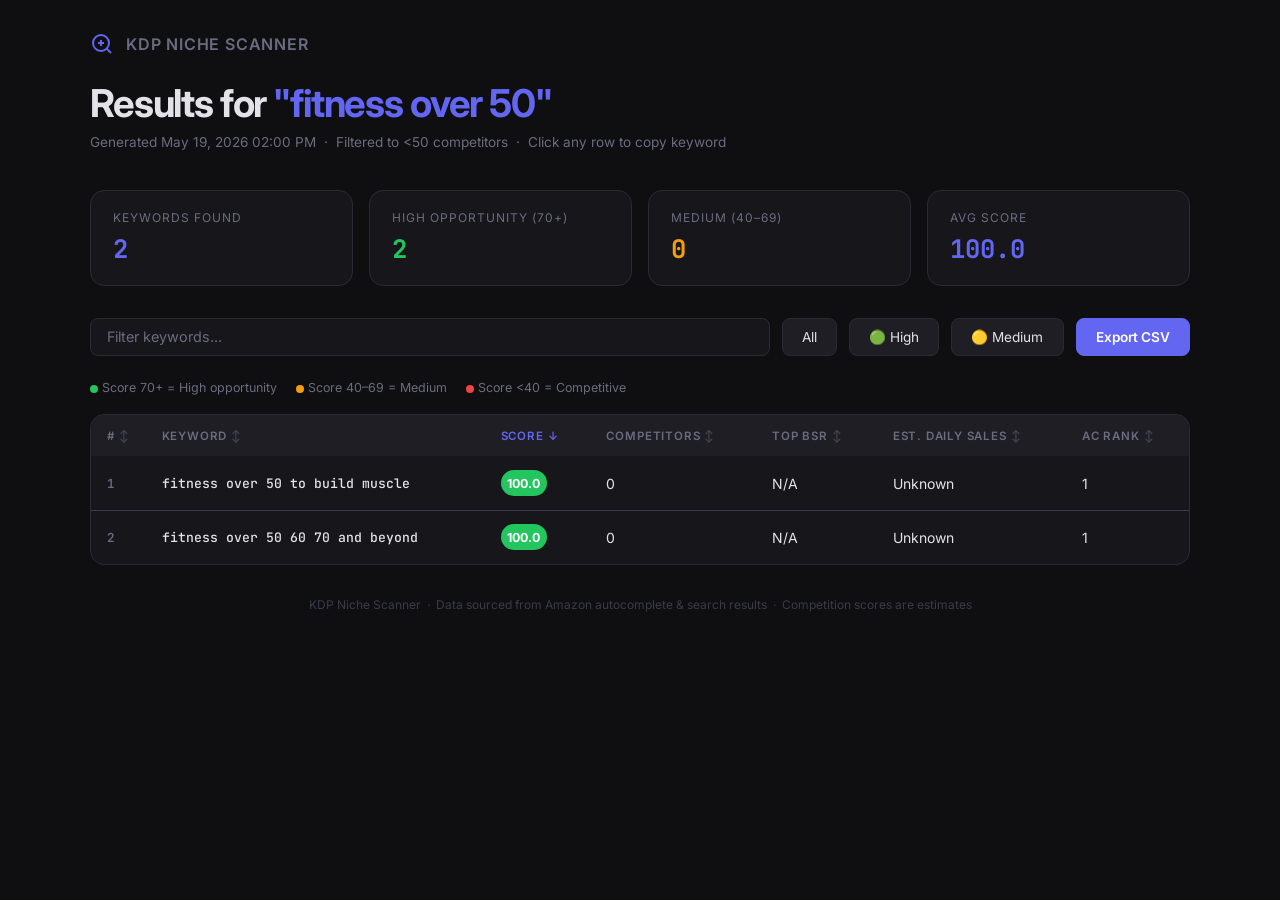
<file: amazonnichefinder/my-results.html>
<!DOCTYPE html>
<html lang="en" data-theme="dark">
<head>
<meta charset="UTF-8">
<meta name="viewport" content="width=device-width, initial-scale=1.0">
<title>KDP Niche Scanner — fitness over 50</title>
<link rel="preconnect" href="https://fonts.googleapis.com">
<link href="https://fonts.googleapis.com/css2?family=Inter:wght@300..700&family=JetBrains+Mono:wght@400;600&display=swap" rel="stylesheet">
<style>
:root {
  --bg: #0f0f11;
  --surface: #17171b;
  --surface-2: #1e1e24;
  --border: #2a2a35;
  --text: #e2e2e8;
  --muted: #6b6b80;
  --faint: #3a3a4a;
  --primary: #6366f1;
  --primary-glow: rgba(99,102,241,0.15);
  --green: #22c55e;
  --amber: #f59e0b;
  --red: #ef4444;
  --font: 'Inter', sans-serif;
  --mono: 'JetBrains Mono', monospace;
  --radius: 8px;
  --radius-lg: 14px;
}
*,*::before,*::after{box-sizing:border-box;margin:0;padding:0}
html{-webkit-font-smoothing:antialiased;scroll-behavior:smooth}
body{font-family:var(--font);background:var(--bg);color:var(--text);min-height:100vh;padding:2rem 1.5rem}
.wrap{max-width:1100px;margin:0 auto}

/* Header */
.header{margin-bottom:2.5rem}
.logo{display:flex;align-items:center;gap:0.75rem;margin-bottom:1.5rem}
.logo svg{color:var(--primary)}
.logo-text{font-size:1rem;font-weight:600;letter-spacing:0.05em;text-transform:uppercase;color:var(--muted)}
h1{font-size:clamp(1.6rem,4vw,2.4rem);font-weight:700;letter-spacing:-0.03em;line-height:1.2}
h1 span{color:var(--primary)}
.meta{margin-top:0.5rem;font-size:0.85rem;color:var(--muted)}

/* Stats bar */
.stats{display:grid;grid-template-columns:repeat(auto-fit,minmax(160px,1fr));gap:1rem;margin-bottom:2rem}
.stat{background:var(--surface);border:1px solid var(--border);border-radius:var(--radius-lg);padding:1.2rem 1.4rem}
.stat-label{font-size:0.75rem;color:var(--muted);text-transform:uppercase;letter-spacing:0.08em;margin-bottom:0.4rem}
.stat-value{font-size:1.6rem;font-weight:700;font-family:var(--mono)}
.stat-value.green{color:var(--green)}
.stat-value.amber{color:var(--amber)}
.stat-value.purple{color:var(--primary)}

/* Controls */
.controls{display:flex;gap:0.75rem;flex-wrap:wrap;margin-bottom:1.5rem;align-items:center}
.search-box{flex:1;min-width:200px;background:var(--surface);border:1px solid var(--border);border-radius:var(--radius);padding:0.6rem 1rem;color:var(--text);font-family:var(--font);font-size:0.9rem;outline:none;transition:border-color 0.2s}
.search-box:focus{border-color:var(--primary)}
.search-box::placeholder{color:var(--muted)}
.btn{padding:0.6rem 1.2rem;border-radius:var(--radius);border:1px solid var(--border);background:var(--surface-2);color:var(--text);font-family:var(--font);font-size:0.85rem;cursor:pointer;transition:all 0.2s}
.btn:hover{border-color:var(--primary);color:var(--primary)}
.btn.active{background:var(--primary-glow);border-color:var(--primary);color:var(--primary)}
.export-btn{background:var(--primary);border-color:var(--primary);color:#fff;font-weight:600}
.export-btn:hover{background:#5457e8;border-color:#5457e8;color:#fff}

/* Legend */
.legend{display:flex;gap:1.2rem;flex-wrap:wrap;margin-bottom:1.2rem;font-size:0.78rem;color:var(--muted)}
.legend-dot{width:8px;height:8px;border-radius:50%;display:inline-block;margin-right:4px;vertical-align:middle}

/* Table */
.table-wrap{background:var(--surface);border:1px solid var(--border);border-radius:var(--radius-lg);overflow:hidden}
table{width:100%;border-collapse:collapse}
thead{background:var(--surface-2)}
th{padding:0.85rem 1rem;font-size:0.72rem;font-weight:600;text-transform:uppercase;letter-spacing:0.07em;color:var(--muted);text-align:left;cursor:pointer;user-select:none;white-space:nowrap}
th:hover{color:var(--text)}
th.sorted{color:var(--primary)}
th .sort-icon{margin-left:4px;opacity:0.5}
th.sorted .sort-icon{opacity:1}
.row{border-bottom:1px solid var(--faint);cursor:pointer;transition:background 0.15s}
.row:last-child{border-bottom:none}
.row:hover{background:rgba(99,102,241,0.06)}
td{padding:0.85rem 1rem;font-size:0.875rem;vertical-align:middle}
.rank{font-family:var(--mono);font-size:0.78rem;color:var(--muted);font-weight:600;width:40px}
.keyword{font-weight:500;font-family:var(--mono);font-size:0.82rem;color:var(--text)}
.badge{display:inline-flex;align-items:center;justify-content:center;width:46px;height:26px;border-radius:20px;font-size:0.78rem;font-weight:700;color:#fff}

/* Toast */
.toast{position:fixed;bottom:1.5rem;right:1.5rem;background:var(--surface-2);border:1px solid var(--primary);color:var(--text);padding:0.7rem 1.2rem;border-radius:var(--radius);font-size:0.85rem;opacity:0;transform:translateY(10px);transition:all 0.25s;pointer-events:none;z-index:999}
.toast.show{opacity:1;transform:translateY(0)}

/* Empty */
.empty{padding:4rem;text-align:center;color:var(--muted);font-size:0.9rem}

/* Footer */
.footer{margin-top:2rem;font-size:0.75rem;color:var(--faint);text-align:center}

@media(max-width:600px){
  body{padding:1rem 0.75rem}
  td,th{padding:0.65rem 0.6rem;font-size:0.78rem}
  .keyword{font-size:0.74rem}
}
</style>
</head>
<body>
<div class="wrap">
  <div class="header">
    <div class="logo">
      <svg width="24" height="24" viewBox="0 0 24 24" fill="none" stroke="currentColor" stroke-width="2"><circle cx="11" cy="11" r="8"/><path d="M21 21l-4.35-4.35"/><path d="M11 8v6M8 11h6"/></svg>
      <span class="logo-text">KDP Niche Scanner</span>
    </div>
    <h1>Results for <span>"fitness over 50"</span></h1>
    <p class="meta">Generated May 19, 2026 02:00 PM &nbsp;·&nbsp; Filtered to &lt;50 competitors &nbsp;·&nbsp; Click any row to copy keyword</p>
  </div>

  <div class="stats">
    <div class="stat"><div class="stat-label">Keywords Found</div><div class="stat-value purple" id="total-count">2</div></div>
    <div class="stat"><div class="stat-label">High Opportunity (70+)</div><div class="stat-value green" id="high-count">2</div></div>
    <div class="stat"><div class="stat-label">Medium (40–69)</div><div class="stat-value amber" id="med-count">0</div></div>
    <div class="stat"><div class="stat-label">Avg Score</div><div class="stat-value purple" id="avg-score">100.0</div></div>
  </div>

  <div class="controls">
    <input class="search-box" type="text" id="filterInput" placeholder="Filter keywords..." oninput="filterTable()">
    <button class="btn" id="btn-all" onclick="setFilter('all')" title="Show all">All</button>
    <button class="btn" id="btn-high" onclick="setFilter('high')" title="Score 70+">🟢 High</button>
    <button class="btn" id="btn-med" onclick="setFilter('medium')" title="Score 40-69">🟡 Medium</button>
    <button class="btn export-btn" onclick="exportCSV()">Export CSV</button>
  </div>

  <div class="legend">
    <span><span class="legend-dot" style="background:#22c55e"></span>Score 70+ = High opportunity</span>
    <span><span class="legend-dot" style="background:#f59e0b"></span>Score 40–69 = Medium</span>
    <span><span class="legend-dot" style="background:#ef4444"></span>Score &lt;40 = Competitive</span>
  </div>

  <div class="table-wrap">
    <table id="resultsTable">
      <thead>
        <tr>
          <th onclick="sortTable(0)">#<span class="sort-icon">↕</span></th>
          <th onclick="sortTable(1)">Keyword<span class="sort-icon">↕</span></th>
          <th onclick="sortTable(2)" class="sorted">Score<span class="sort-icon">↓</span></th>
          <th onclick="sortTable(3)">Competitors<span class="sort-icon">↕</span></th>
          <th onclick="sortTable(4)">Top BSR<span class="sort-icon">↕</span></th>
          <th onclick="sortTable(5)">Est. Daily Sales<span class="sort-icon">↕</span></th>
          <th onclick="sortTable(6)">AC Rank<span class="sort-icon">↕</span></th>
        </tr>
      </thead>
      <tbody id="tableBody">
        
        <tr class="row" onclick="copyKw(this)" title="Click to copy keyword">
          <td class="rank">1</td>
          <td class="keyword">fitness over 50 to build muscle</td>
          <td><span class="badge" style="background:#22c55e">100.0</span></td>
          <td>0</td>
          <td>N/A</td>
          <td>Unknown</td>
          <td>1</td>
        </tr>
        <tr class="row" onclick="copyKw(this)" title="Click to copy keyword">
          <td class="rank">2</td>
          <td class="keyword">fitness over 50 60 70 and beyond</td>
          <td><span class="badge" style="background:#22c55e">100.0</span></td>
          <td>0</td>
          <td>N/A</td>
          <td>Unknown</td>
          <td>1</td>
        </tr>
      </tbody>
    </table>
    <div class="empty" id="emptyMsg" style="display:none">No keywords match your filter.</div>
  </div>

  <div class="footer">KDP Niche Scanner &nbsp;·&nbsp; Data sourced from Amazon autocomplete &amp; search results &nbsp;·&nbsp; Competition scores are estimates</div>
</div>

<div class="toast" id="toast"></div>

<script>
// Store original data
const RAW_DATA = [{"keyword": "fitness over 50 to build muscle", "autocomplete_position": 1, "suffix_letter": "t", "competitor_count": 0, "top_bsr": null, "est_daily_sales": "Unknown", "opportunity_score": 100.0}, {"keyword": "fitness over 50 60 70 and beyond", "autocomplete_position": 1, "suffix_letter": "6", "competitor_count": 0, "top_bsr": null, "est_daily_sales": "Unknown", "opportunity_score": 100.0}];
let currentFilter = 'all';
let sortCol = 2;
let sortAsc = false;

function setFilter(f) {
  currentFilter = f;
  document.querySelectorAll('.controls .btn:not(.export-btn)').forEach(b => b.classList.remove('active'));
  document.getElementById('btn-' + (f === 'all' ? 'all' : f === 'high' ? 'high' : 'med')).classList.add('active');
  renderTable();
}

function filterTable() { renderTable(); }

function renderTable() {
  const q = document.getElementById('filterInput').value.toLowerCase();
  const tbody = document.getElementById('tableBody');
  const rows = Array.from(tbody.querySelectorAll('tr'));
  let visible = 0;
  rows.forEach(row => {
    const kw = row.querySelector('.keyword').textContent.toLowerCase();
    const score = parseFloat(row.querySelector('.badge').textContent);
    const matchQ = kw.includes(q);
    const matchF = currentFilter === 'all' ? true :
                   currentFilter === 'high' ? score >= 70 :
                   (score >= 40 && score < 70);
    row.style.display = (matchQ && matchF) ? '' : 'none';
    if (matchQ && matchF) visible++;
  });
  document.getElementById('emptyMsg').style.display = visible === 0 ? 'block' : 'none';
}

function sortTable(col) {
  const th = document.querySelectorAll('th');
  th.forEach(t => t.classList.remove('sorted'));
  th[col].classList.add('sorted');
  if (sortCol === col) { sortAsc = !sortAsc; } else { sortCol = col; sortAsc = col !== 2; }
  th[col].querySelector('.sort-icon').textContent = sortAsc ? '↑' : '↓';
  const tbody = document.getElementById('tableBody');
  const rows = Array.from(tbody.querySelectorAll('tr'));
  rows.sort((a, b) => {
    const aVal = a.querySelectorAll('td')[col].textContent.replace(/[^0-9.-]/g,'') || a.querySelectorAll('td')[col].textContent;
    const bVal = b.querySelectorAll('td')[col].textContent.replace(/[^0-9.-]/g,'') || b.querySelectorAll('td')[col].textContent;
    const aNum = parseFloat(aVal), bNum = parseFloat(bVal);
    const cmp = isNaN(aNum) || isNaN(bNum) ? aVal.localeCompare(bVal) : aNum - bNum;
    return sortAsc ? cmp : -cmp;
  });
  rows.forEach(r => tbody.appendChild(r));
  renderTable();
}

function copyKw(row) {
  const kw = row.querySelector('.keyword').textContent;
  navigator.clipboard.writeText(kw).catch(() => {});
  showToast('Copied: ' + kw);
}

function showToast(msg) {
  const t = document.getElementById('toast');
  t.textContent = msg;
  t.classList.add('show');
  setTimeout(() => t.classList.remove('show'), 2000);
}

function exportCSV() {
  const headers = ['Rank','Keyword','Opportunity Score','Competitors','Top BSR','Est Daily Sales','AC Position'];
  const rows = RAW_DATA.map((r,i) => [
    i+1, r.keyword, r.opportunity_score, r.competitor_count,
    r.top_bsr || '', r.est_daily_sales, r.autocomplete_position
  ]);
  const csv = [headers, ...rows].map(r => r.map(v => `"${v}"`).join(',')).join('
');
  const a = document.createElement('a');
  a.href = 'data:text/csv;charset=utf-8,' + encodeURIComponent(csv);
  a.download = 'kdp-niche-fitness-over-50.csv';
  a.click();
  showToast('CSV exported!');
}

// Init
document.getElementById('btn-all').classList.add('active');
</script>
</body>
</html>
</file>
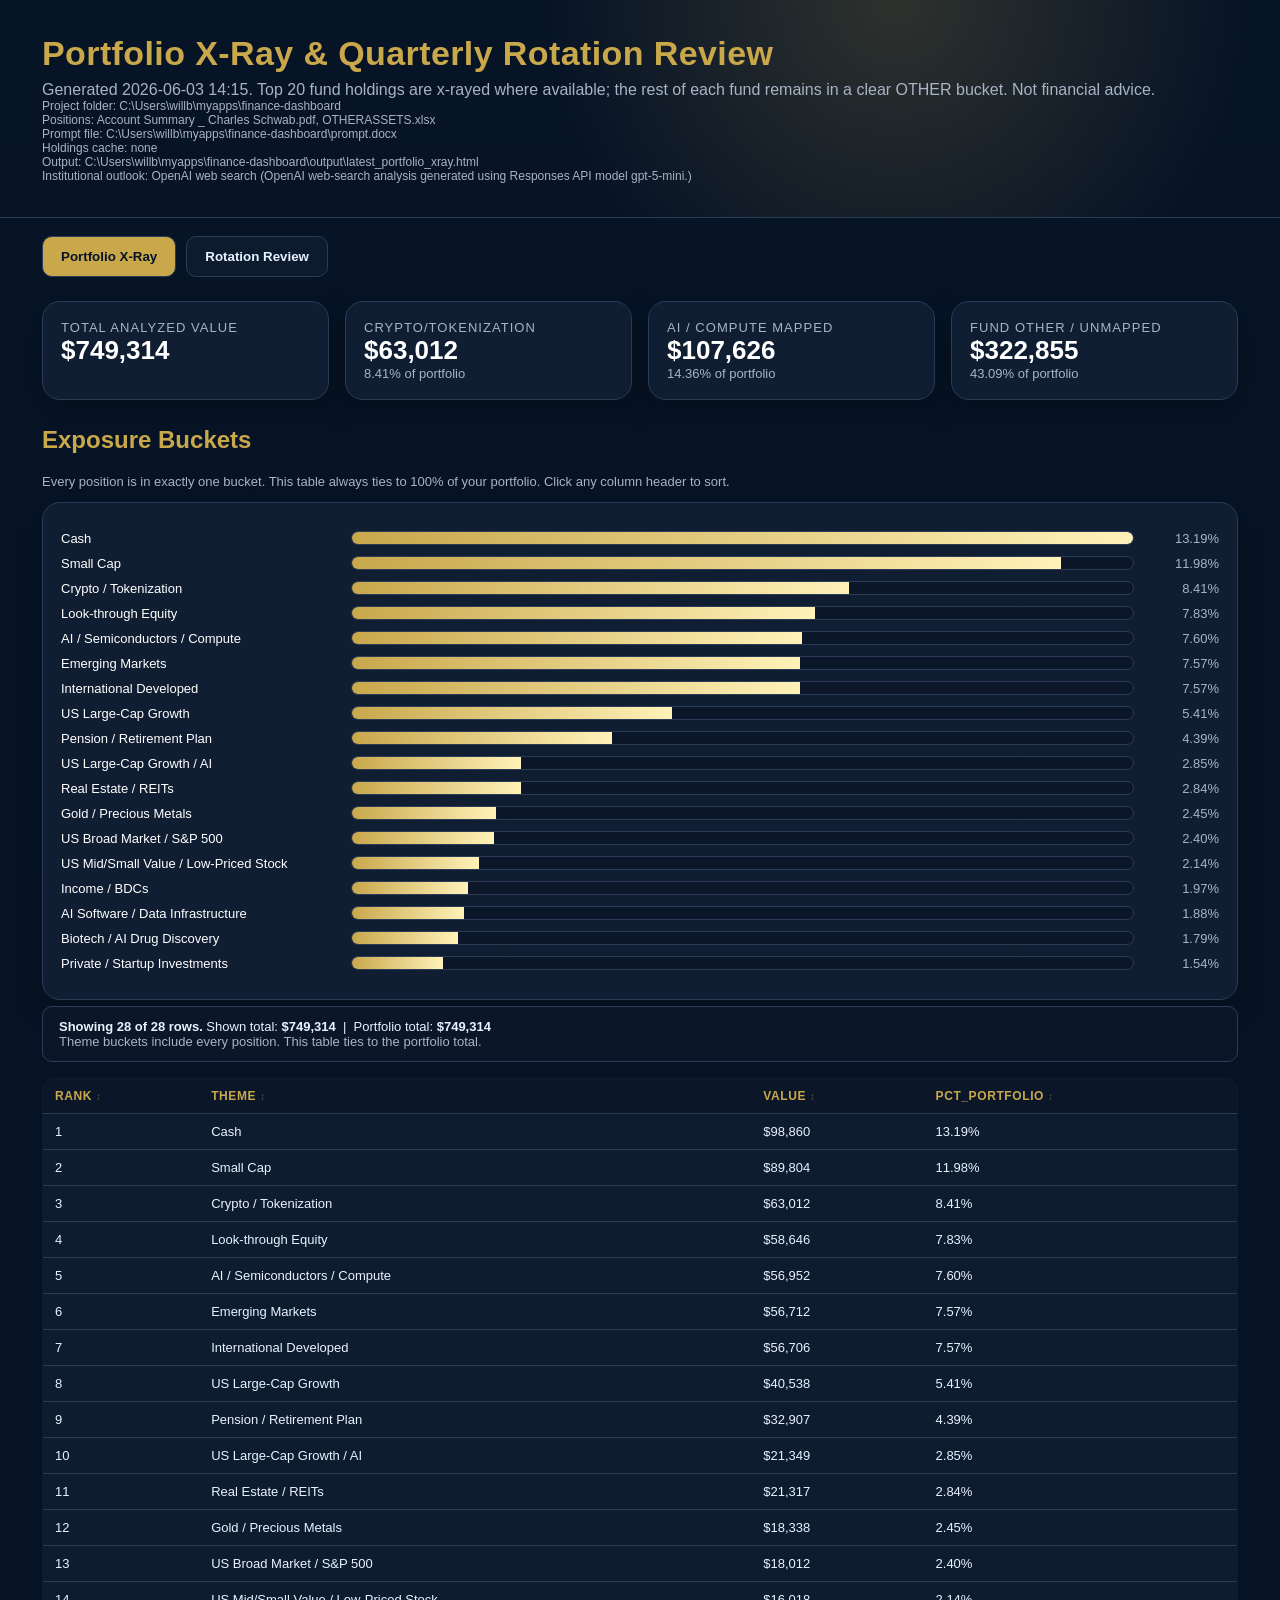
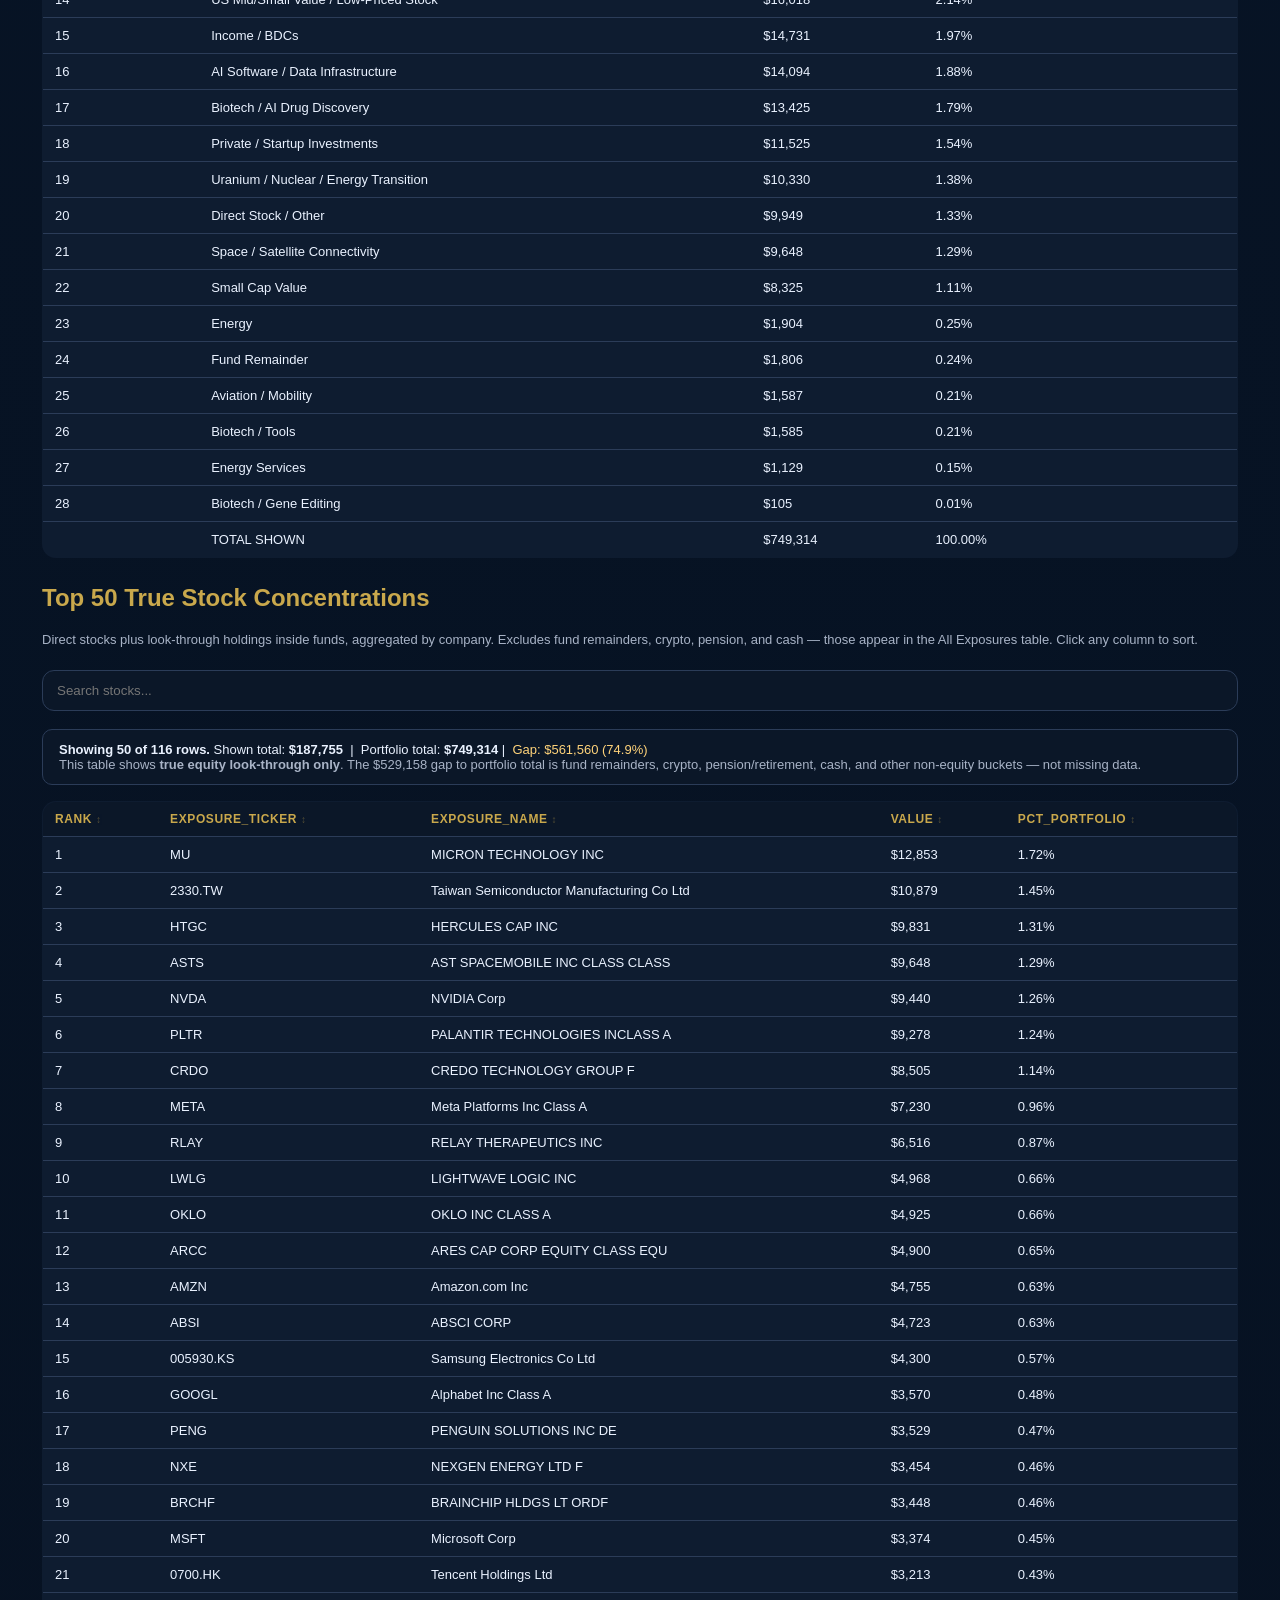
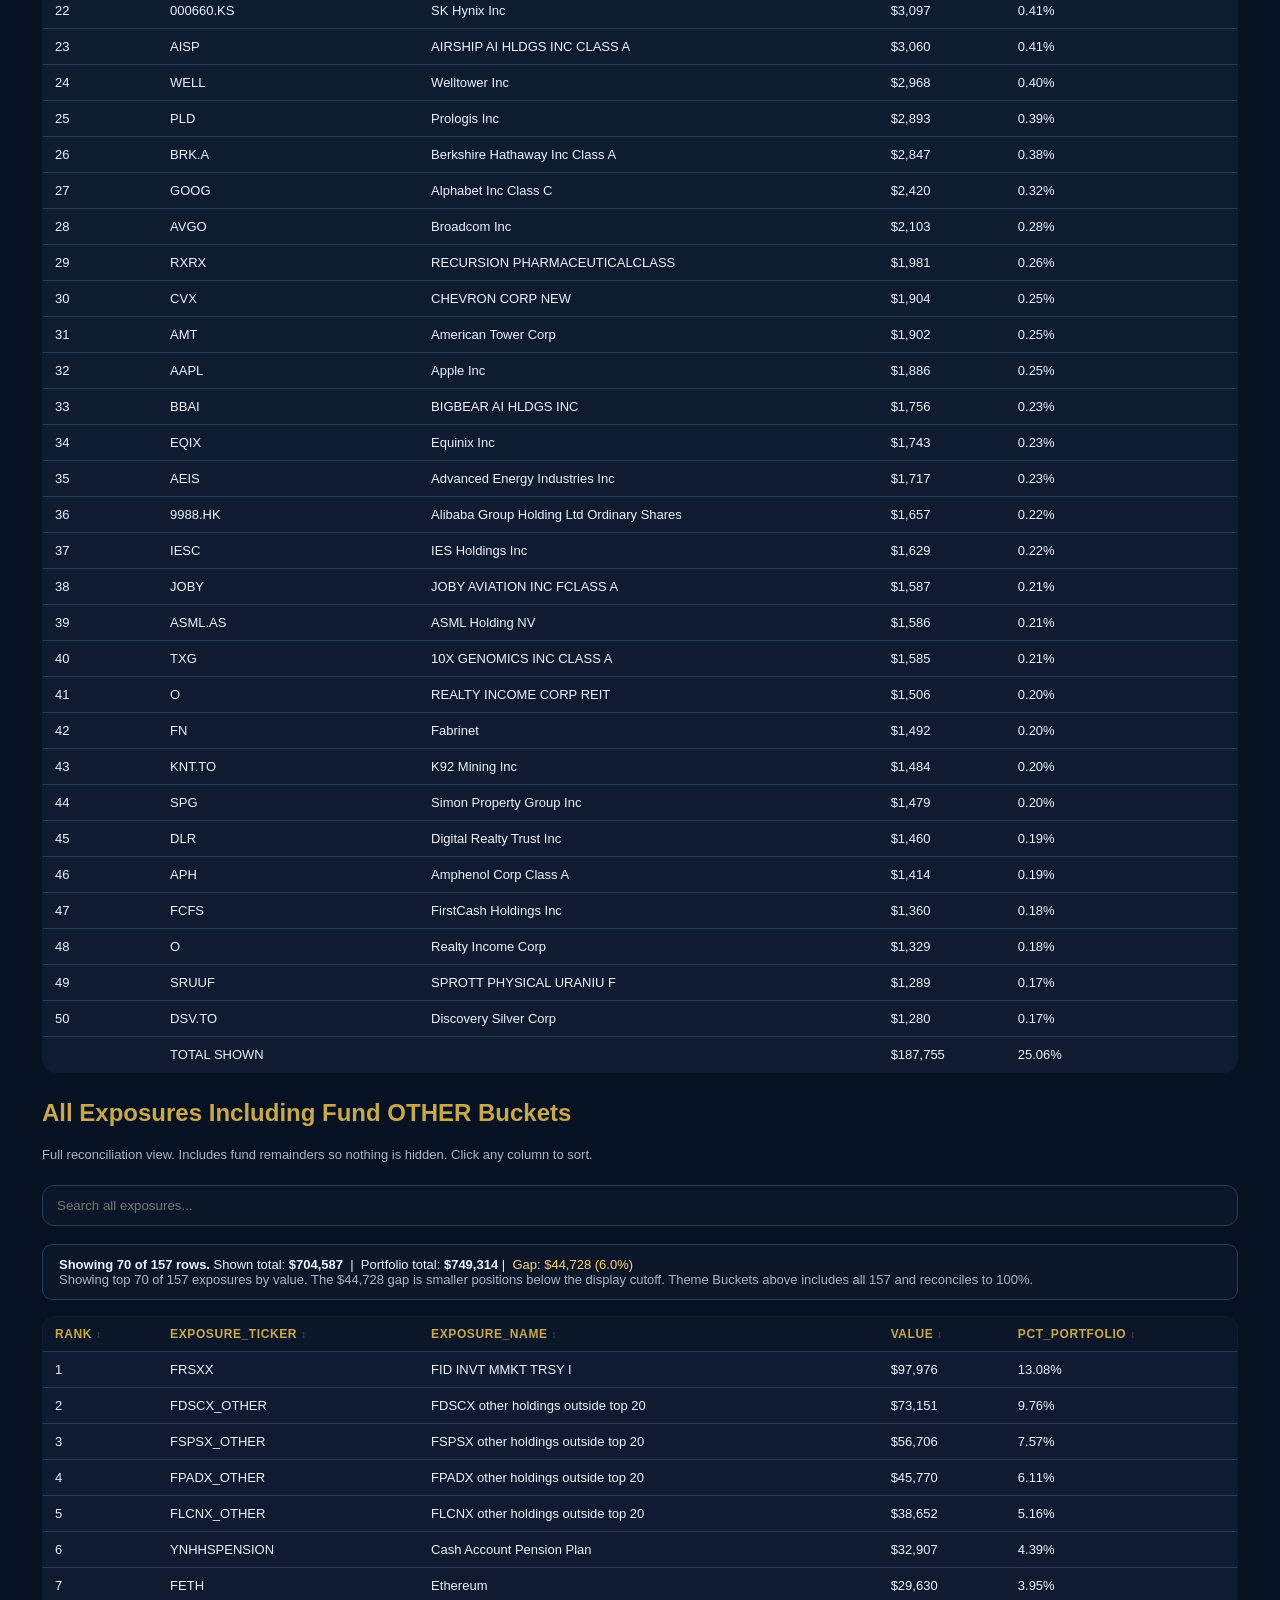
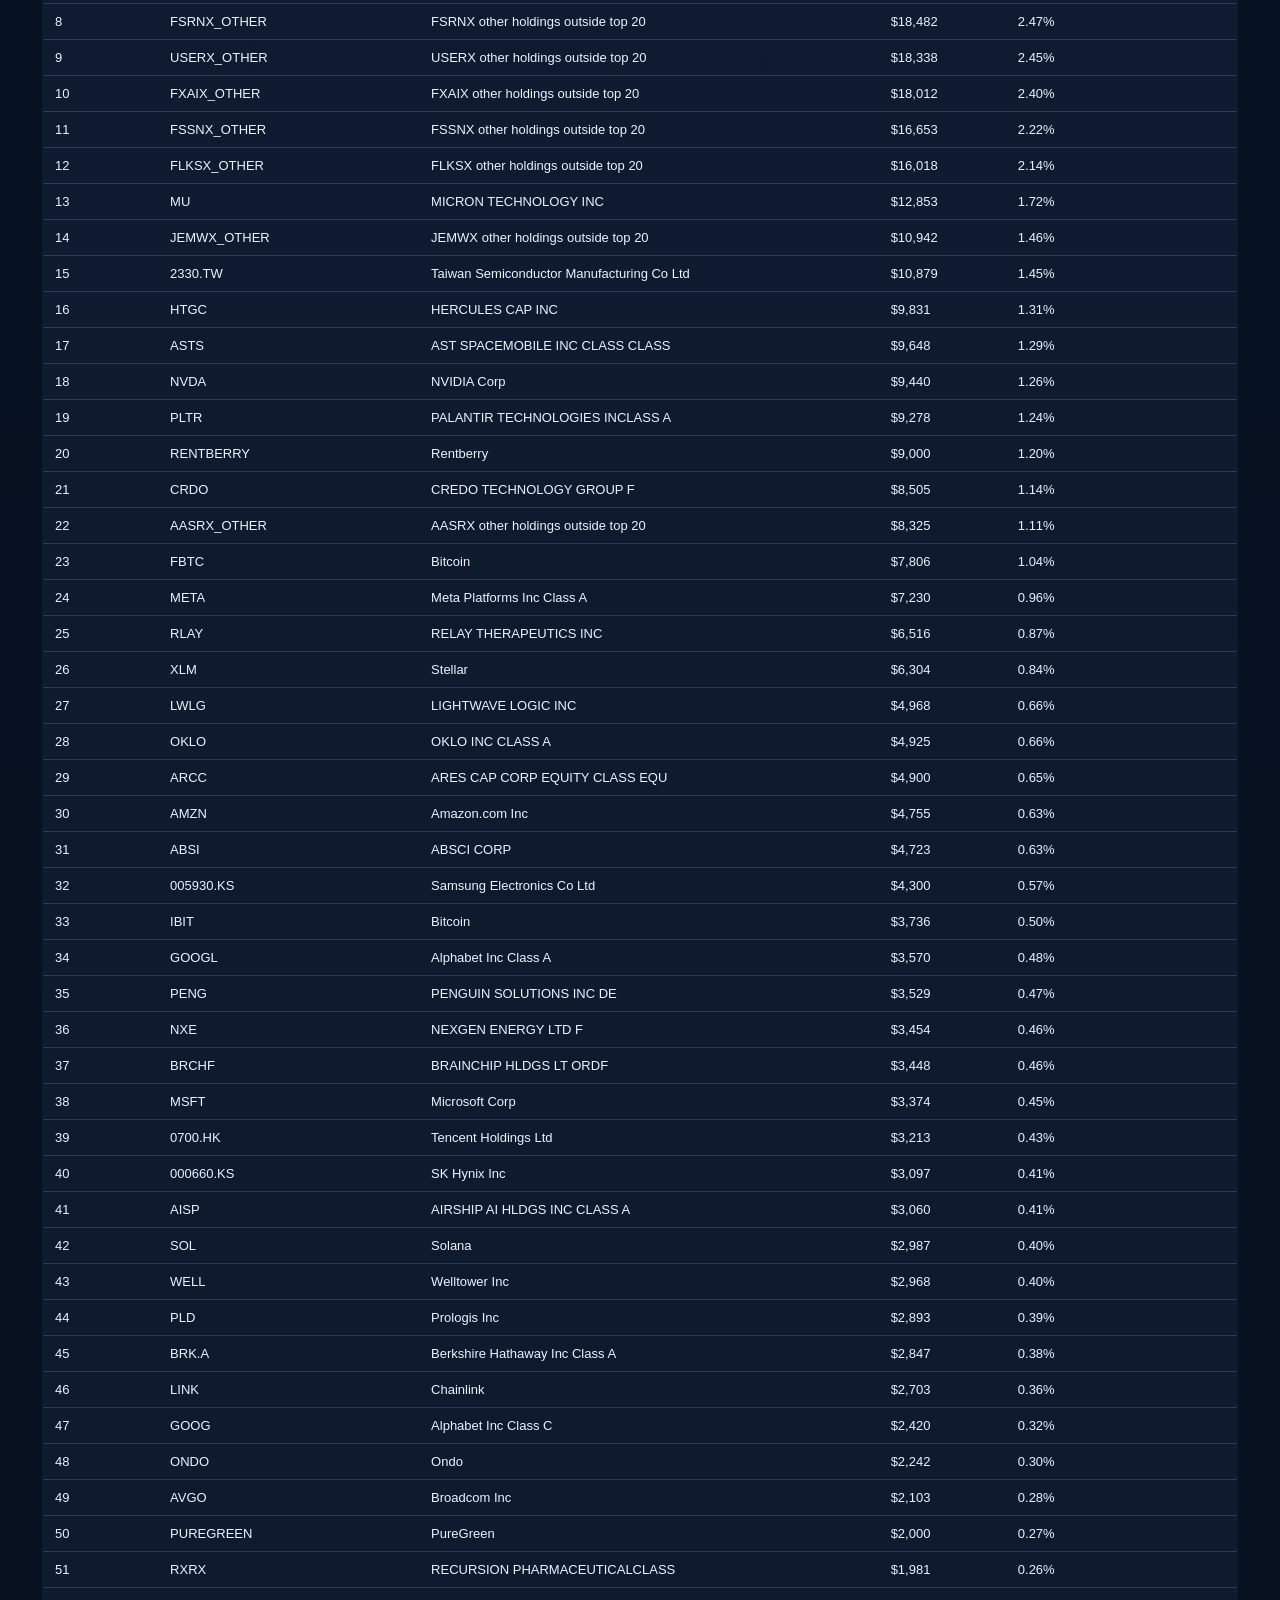
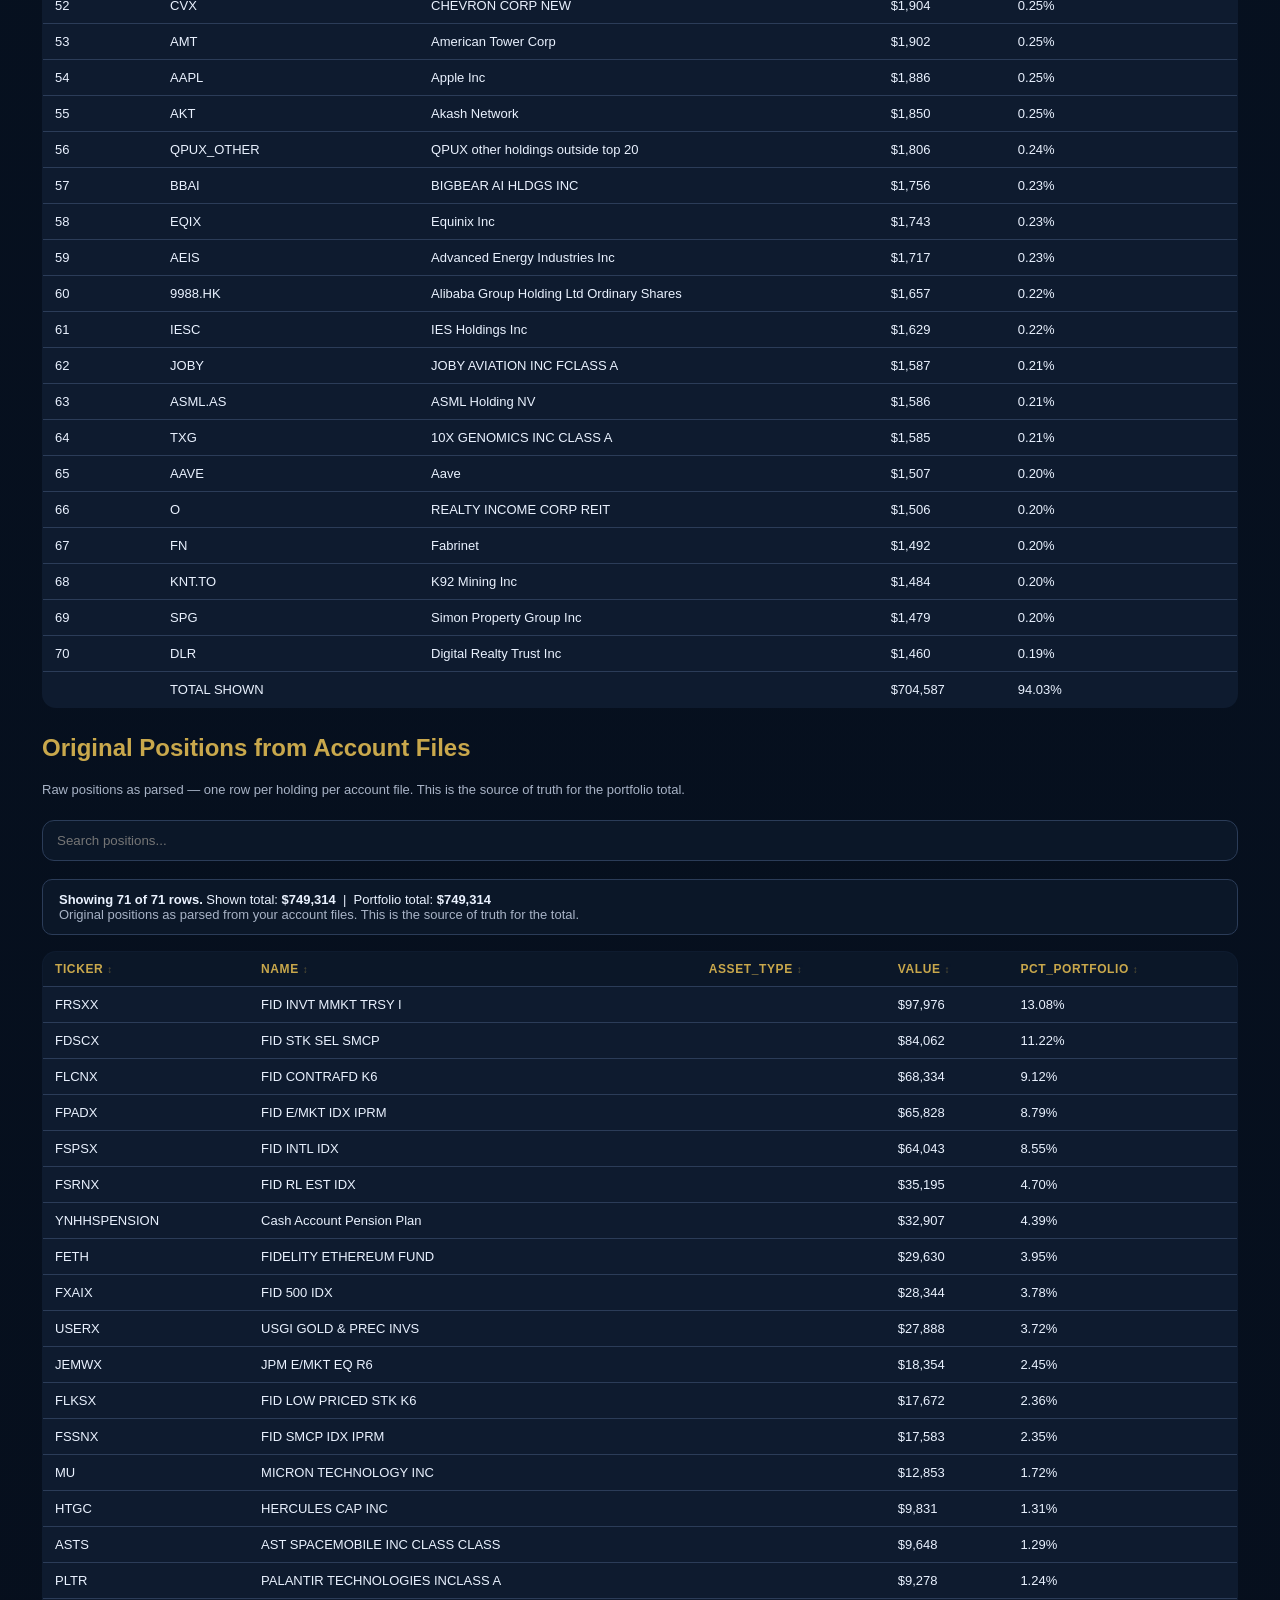
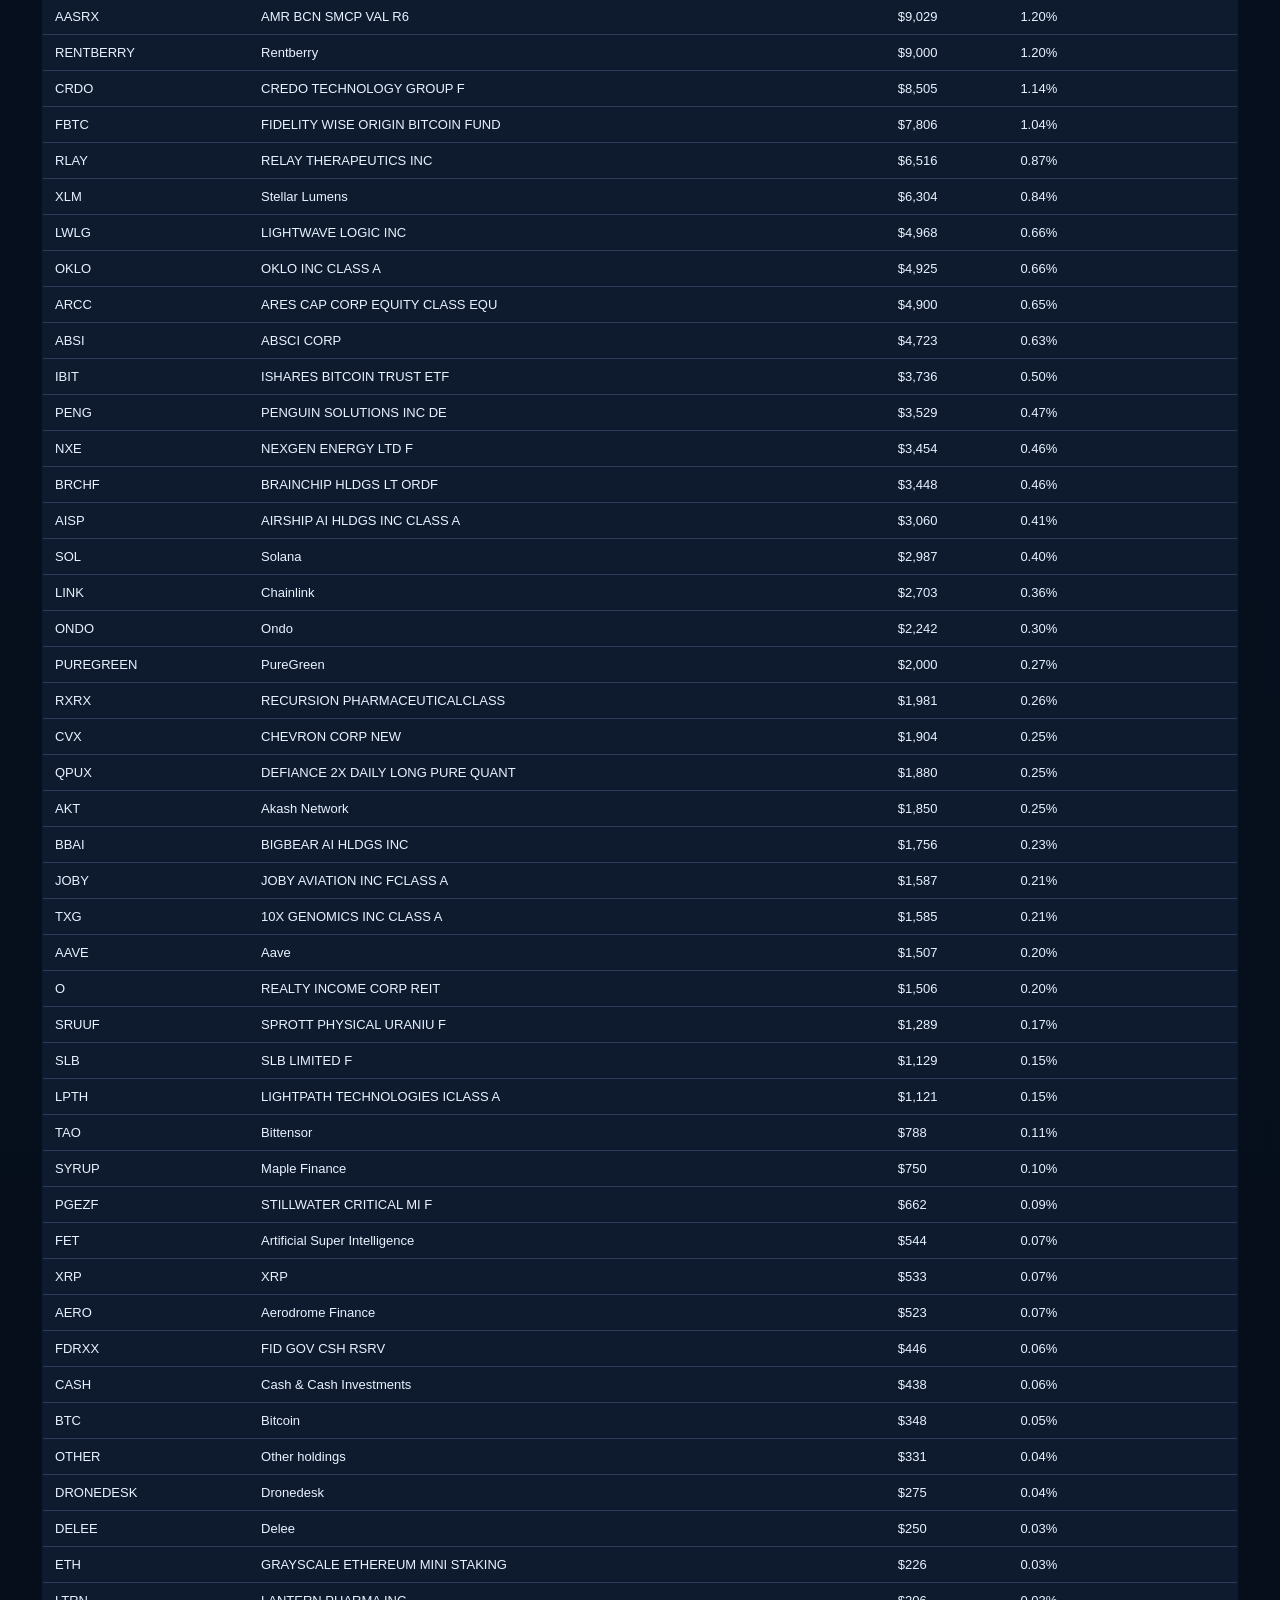
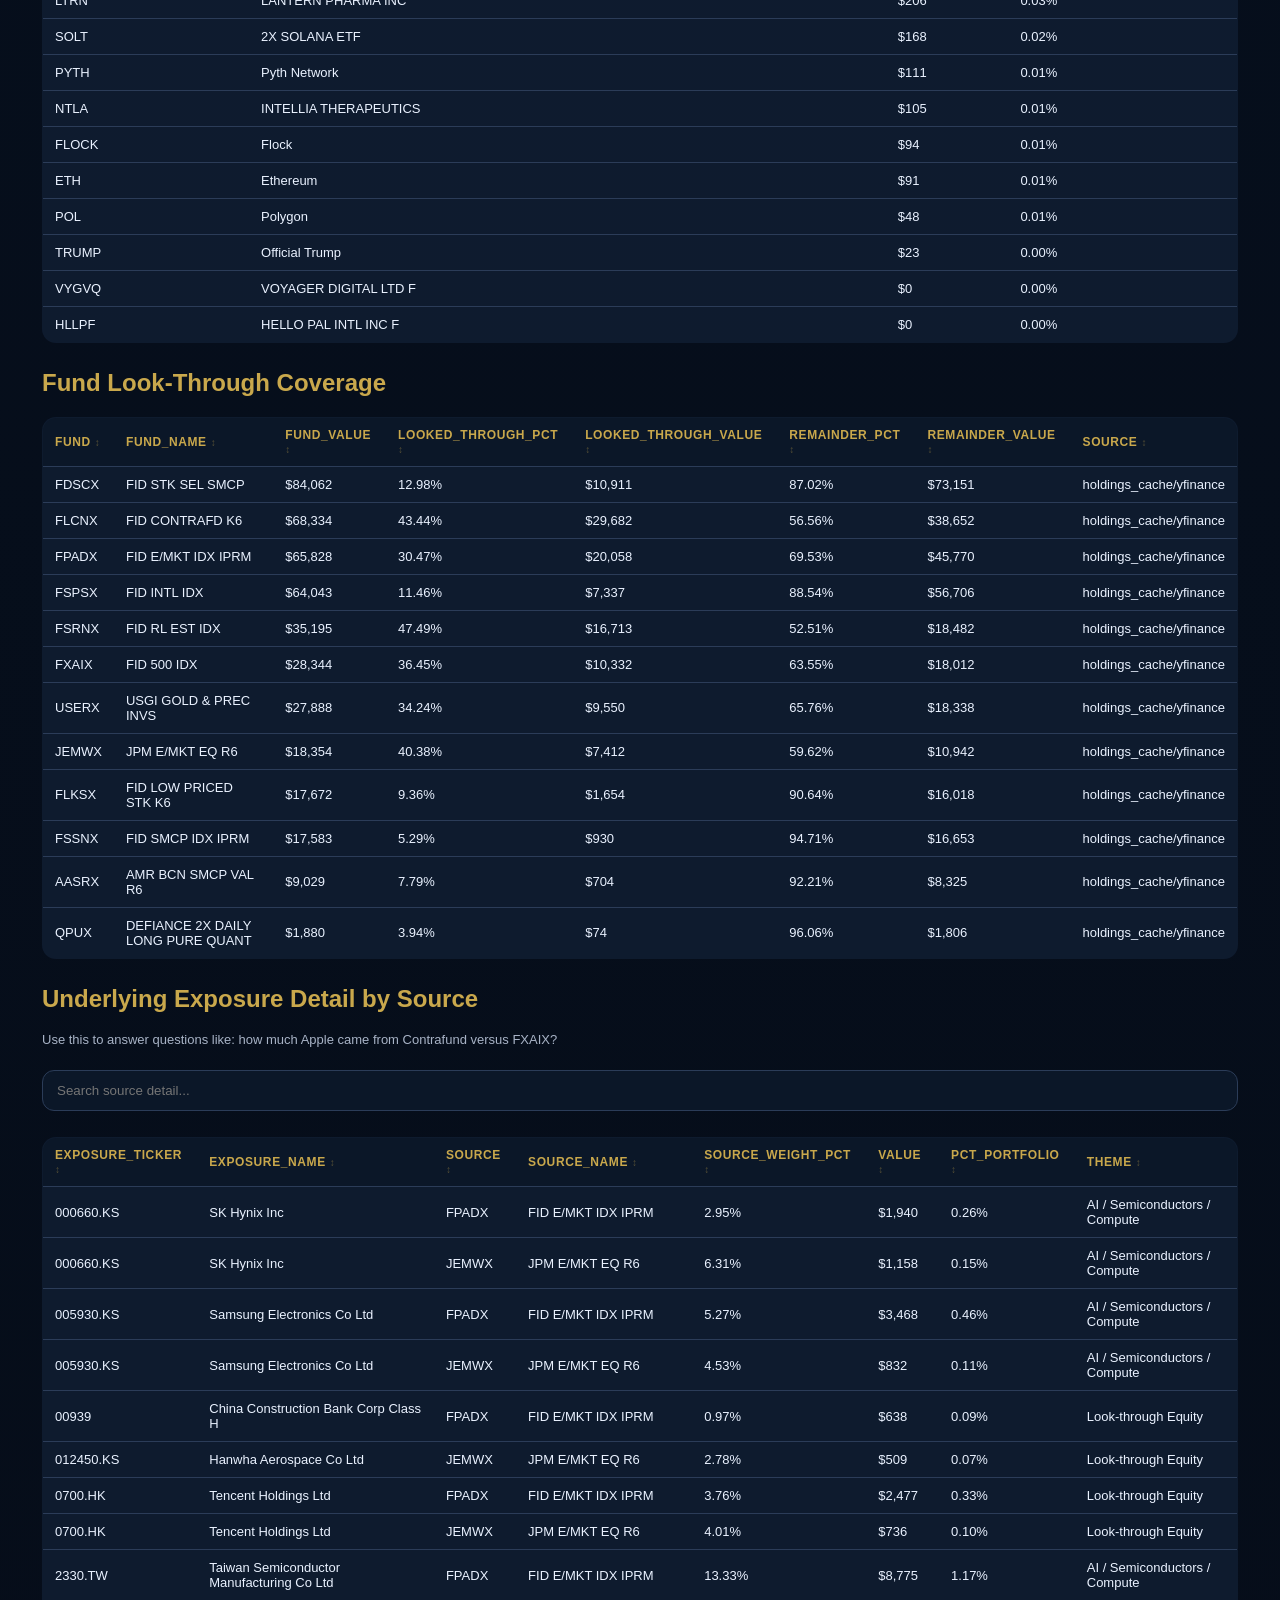
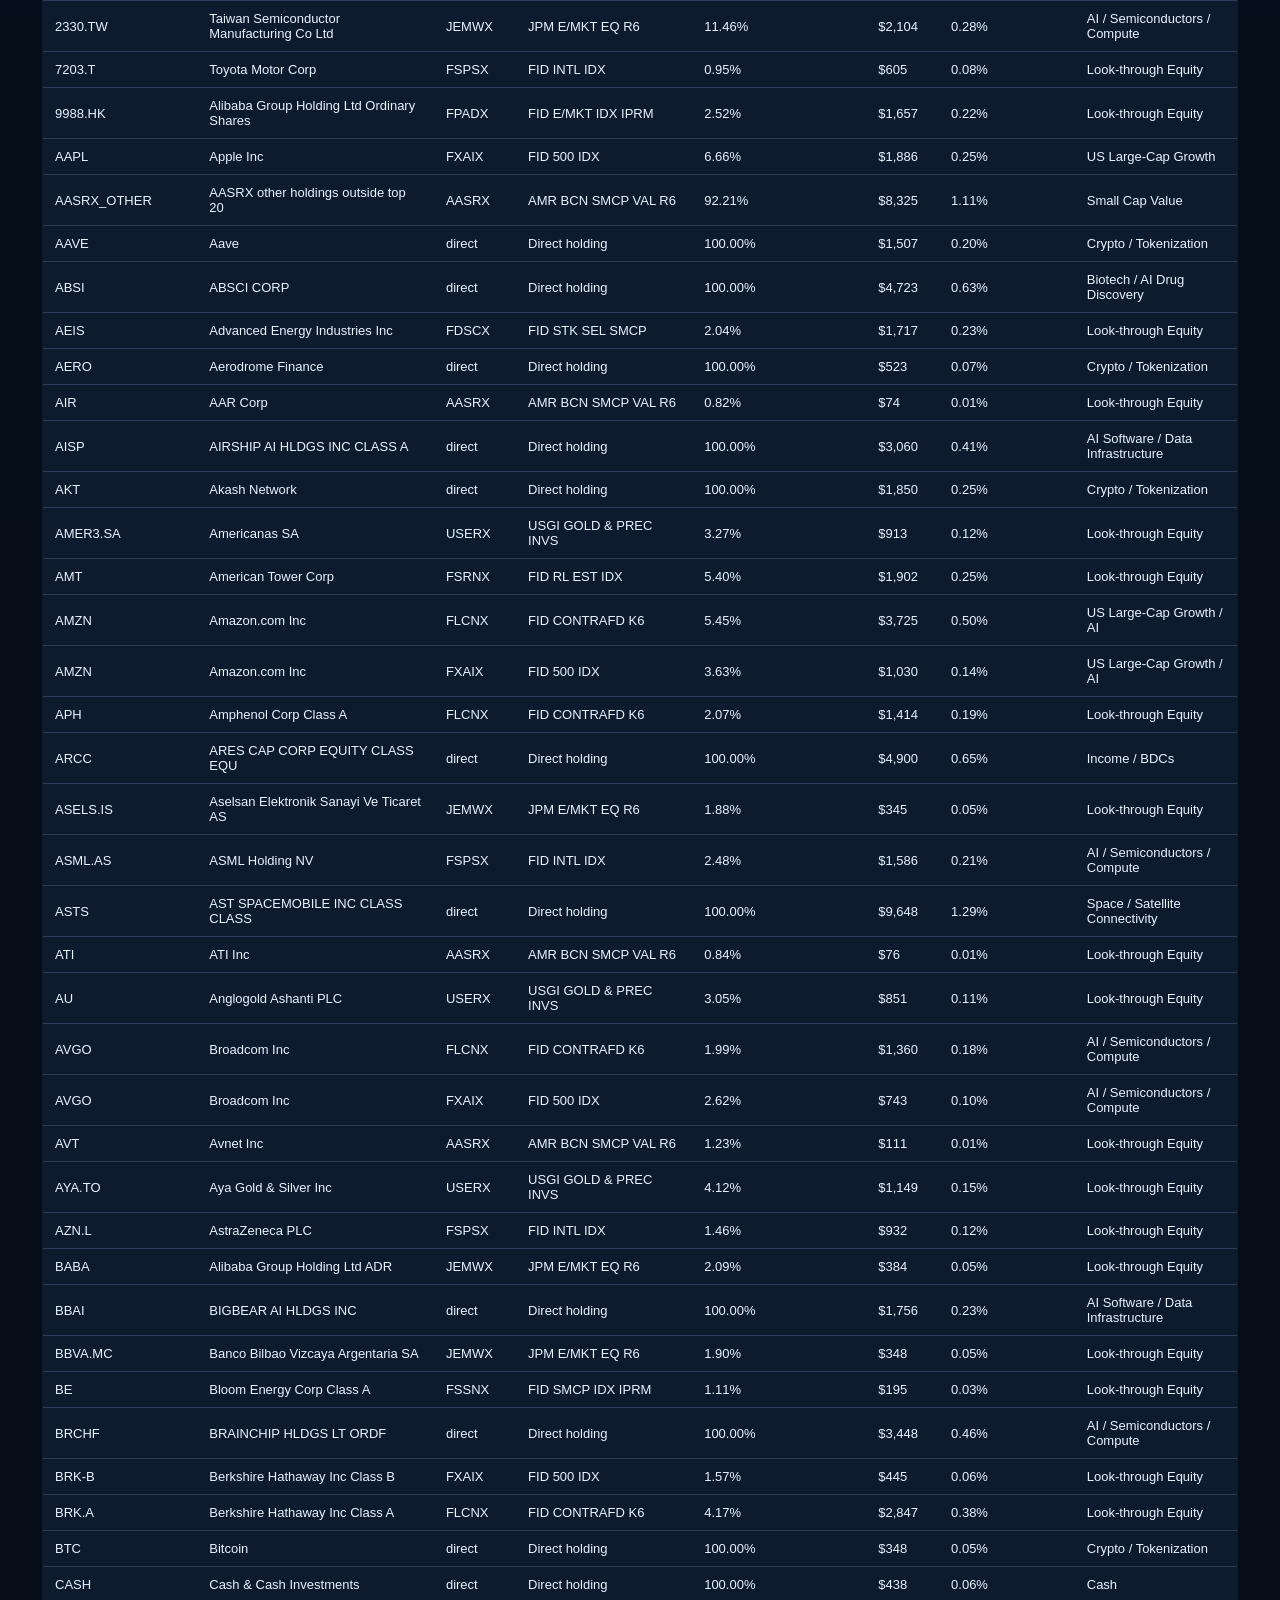
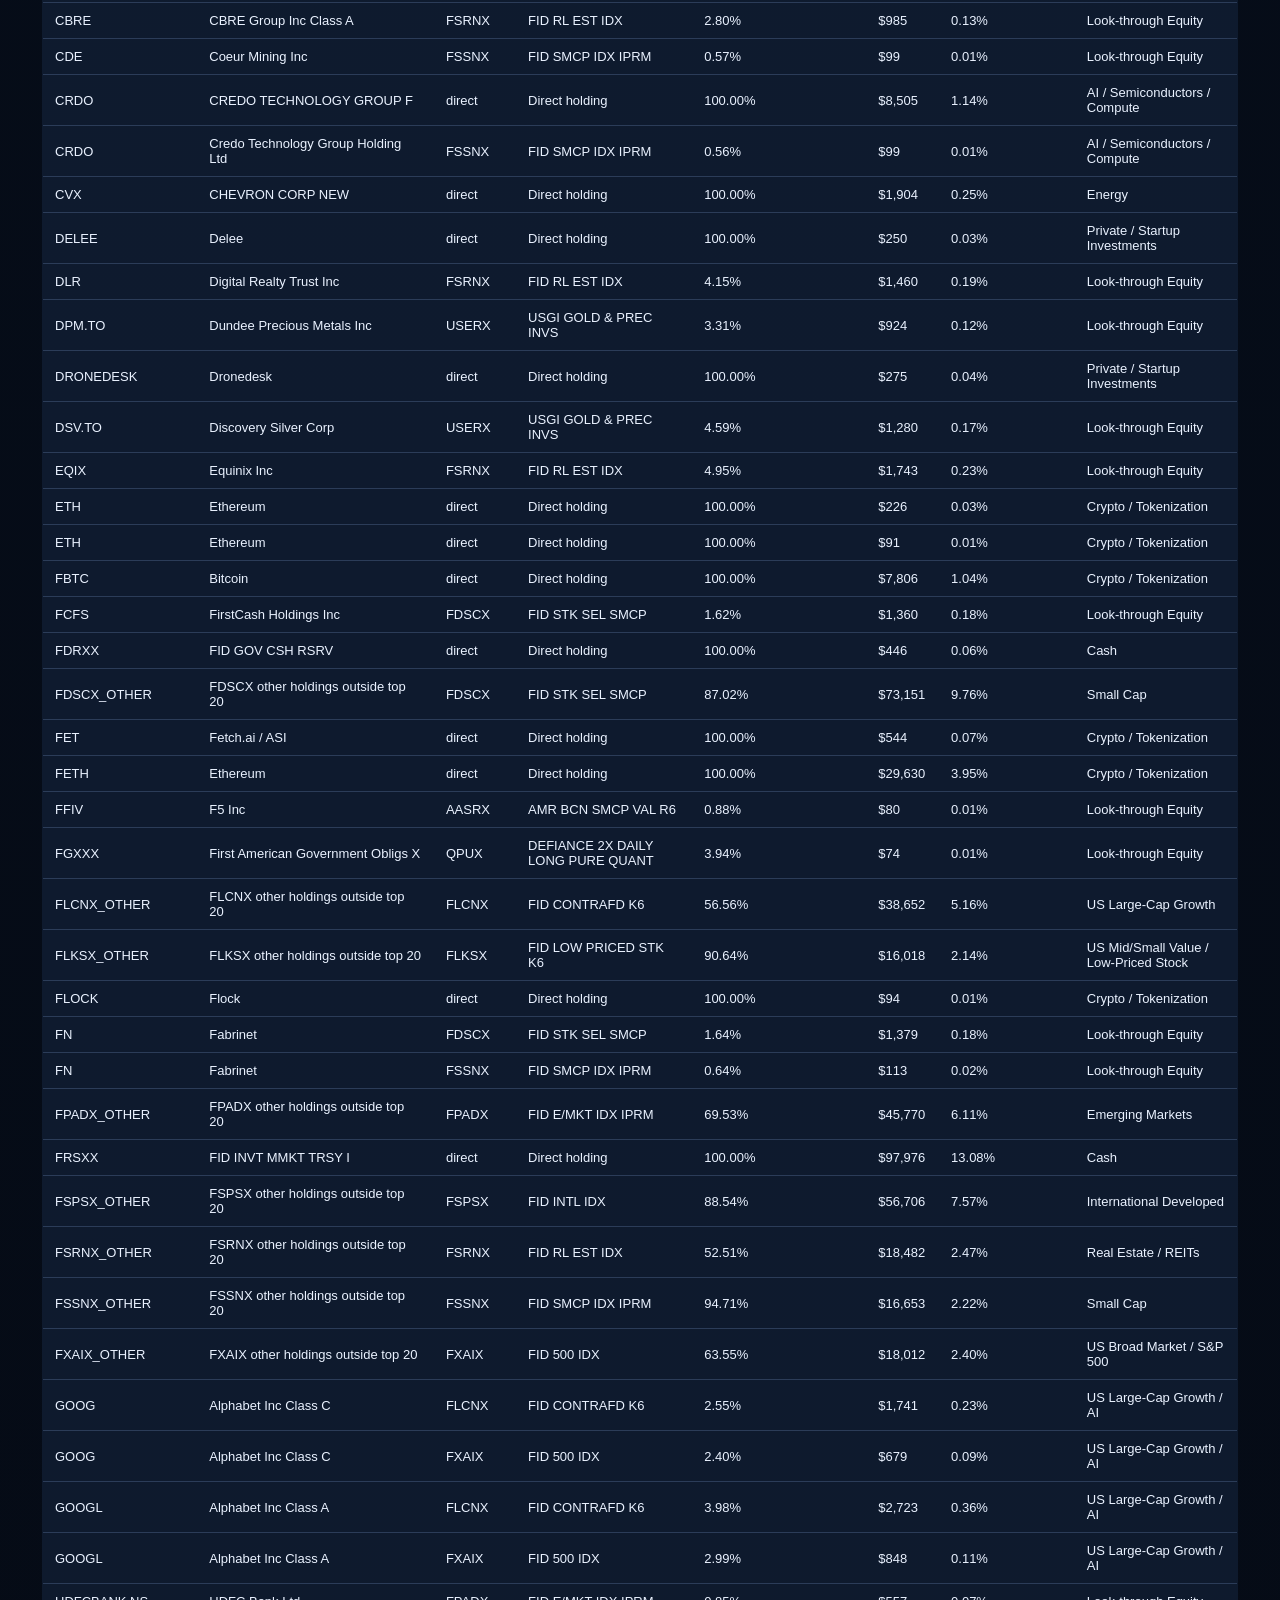
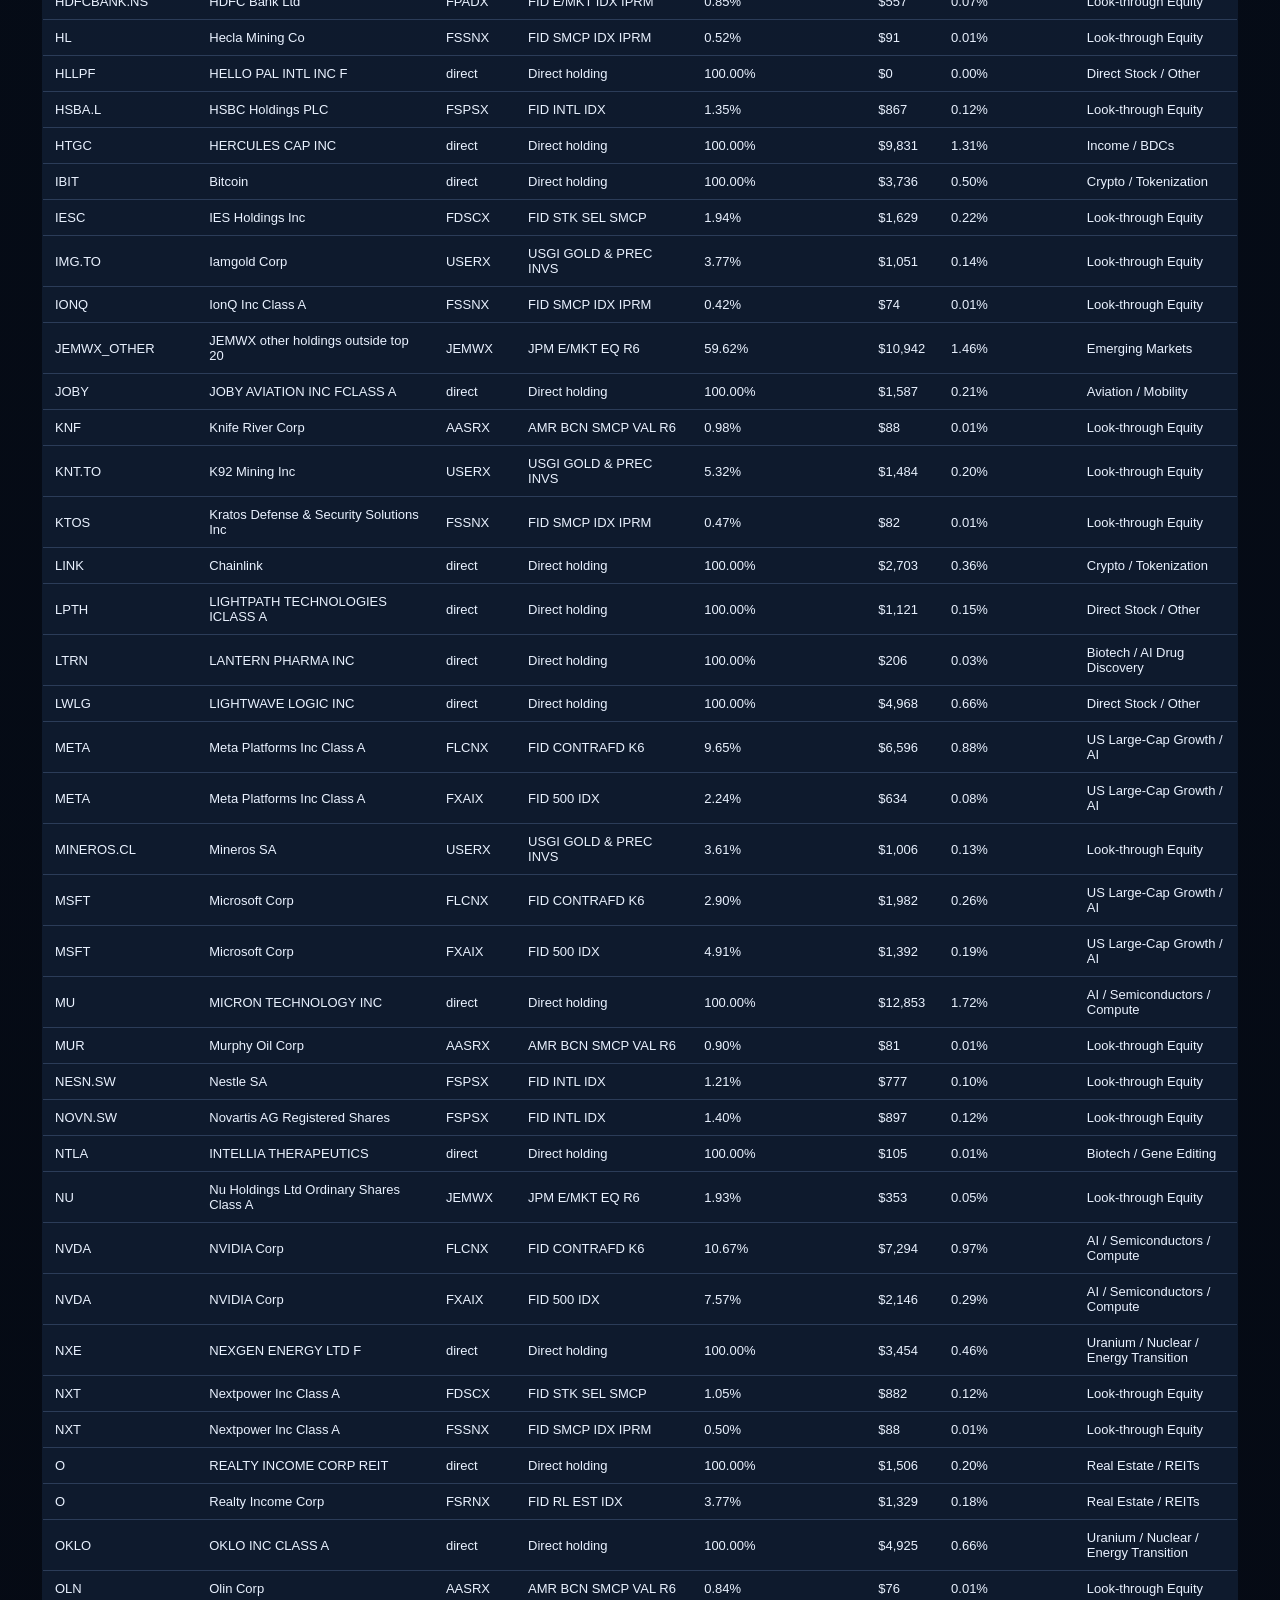
<file: finance-dashboard/output/latest_portfolio_xray.html>
<!doctype html><html><head><meta charset='utf-8'><meta name='viewport' content='width=device-width,initial-scale=1'><title>Portfolio X-Ray Report</title><style>
    :root{--navy:#071426;--gold:#C9A84C;--ink:#EAF2FF;--muted:#A8B3C6;--card:#111F34;--line:#2B3C58;--good:#7EE2A8;--warn:#FFD37A;}
    *{box-sizing:border-box} body{margin:0;font-family:Inter,Segoe UI,Arial,sans-serif;background:linear-gradient(180deg,var(--navy),#050912);color:var(--ink)}
    header{padding:34px 42px;border-bottom:1px solid var(--line);background:radial-gradient(circle at 70% 0%,rgba(201,168,76,.20),transparent 38%)}
    h1{margin:0;color:var(--gold);font-size:34px;letter-spacing:.4px} h2{color:var(--gold);margin-top:26px} h3{color:#fff}.sub{color:var(--muted);margin-top:8px}.small{font-size:12px;color:var(--muted)}
    .tabs{display:flex;gap:10px;padding:18px 42px 0;flex-wrap:wrap}.tabbtn{border:1px solid var(--line);background:#0d1b2f;color:var(--ink);padding:12px 18px;border-radius:10px;cursor:pointer;font-weight:700}.tabbtn.active{background:var(--gold);color:#071426}
    .tab{display:none;padding:24px 42px 50px}.tab.active{display:block}.grid{display:grid;grid-template-columns:repeat(4,minmax(0,1fr));gap:16px}.card{background:rgba(17,31,52,.92);border:1px solid var(--line);border-radius:18px;padding:18px;box-shadow:0 10px 30px rgba(0,0,0,.25)}
    .kpi{font-size:26px;font-weight:800;color:#fff}.kpilabel{color:var(--muted);font-size:13px;text-transform:uppercase;letter-spacing:.08em}
    table{width:100%;border-collapse:collapse;background:rgba(17,31,52,.8);border:1px solid var(--line);border-radius:14px;overflow:hidden;margin:14px 0 24px}
    th,td{padding:10px 12px;border-bottom:1px solid var(--line);text-align:left;font-size:13px}
    th{color:var(--gold);font-size:12px;text-transform:uppercase;letter-spacing:.05em;background:#0b1728}
    th:hover{background:#162842} .sort-icon{opacity:.4;font-size:10px} th.asc .sort-icon::after{content:'\25B2'} th.desc .sort-icon::after{content:'\25BC'}
    tr:hover{background:#162842}
    tr.total-row td{font-weight:700;color:var(--gold);background:#0b1728;border-top:2px solid var(--gold)}
    .note{color:var(--muted);font-size:13px}.recon-box{background:#0b1728;border:1px solid var(--line);border-radius:10px;padding:12px 16px;margin:6px 0 16px;font-size:13px}
    .barrow{display:grid;grid-template-columns:280px 1fr 75px;align-items:center;gap:10px;margin:10px 0}.barlabel{color:#fff;font-size:13px}.barwrap{height:14px;background:#0b1728;border:1px solid var(--line);border-radius:999px;overflow:hidden}.bar{height:100%;background:linear-gradient(90deg,var(--gold),#fff2b8)}.barval{font-size:13px;color:var(--muted);text-align:right}.footer{padding:20px 42px;color:var(--muted);border-top:1px solid var(--line)}
    input.search{width:100%;padding:12px 14px;background:#0b1728;border:1px solid var(--line);border-radius:12px;color:var(--ink);margin:10px 0 12px}.warn{color:var(--warn)}
    @media(max-width:900px){.grid{grid-template-columns:1fr}.barrow{grid-template-columns:1fr}.tab,header,.tabs,.footer{padding-left:18px;padding-right:18px}}
    </style></head>
<body><header><h1>Portfolio X-Ray & Quarterly Rotation Review</h1><div class='sub'>Generated 2026-06-03 14:15. Top 20 fund holdings are x-rayed where available; the rest of each fund remains in a clear OTHER bucket. Not financial advice.</div><div class='small'>Project folder: C:\Users\willb\myapps\finance-dashboard<br>Positions: Account Summary _ Charles Schwab.pdf, OTHERASSETS.xlsx<br>Prompt file: C:\Users\willb\myapps\finance-dashboard\prompt.docx<br>Holdings cache: none<br>Output: C:\Users\willb\myapps\finance-dashboard\output\latest_portfolio_xray.html<br>Institutional outlook: OpenAI web search (OpenAI web-search analysis generated using Responses API model gpt-5-mini.)</div></header>
<div class='tabs'><button id='btn_xray' class='tabbtn active' onclick="showTab('xray')">Portfolio X-Ray</button><button id='btn_review' class='tabbtn' onclick="showTab('review')">Rotation Review</button></div>
<section id='xray' class='tab active'>
<div class='grid'><div class='card'><div class='kpilabel'>Total analyzed value</div><div class='kpi'>$749,314</div></div><div class='card'><div class='kpilabel'>Crypto/tokenization</div><div class='kpi'>$63,012</div><div class='note'>8.41% of portfolio</div></div><div class='card'><div class='kpilabel'>AI / compute mapped</div><div class='kpi'>$107,626</div><div class='note'>14.36% of portfolio</div></div><div class='card'><div class='kpilabel'>Fund OTHER / unmapped</div><div class='kpi'>$322,855</div><div class='note'>43.09% of portfolio</div></div></div>
<h2>Exposure Buckets</h2><p class='note'>Every position is in exactly one bucket. This table always ties to 100% of your portfolio. Click any column header to sort.</p><div class='card'><div class='barrow'><div class='barlabel'>Cash</div><div class='barwrap'><div class='bar' style='width:100.0%'></div></div><div class='barval'>13.19%</div></div><div class='barrow'><div class='barlabel'>Small Cap</div><div class='barwrap'><div class='bar' style='width:90.8%'></div></div><div class='barval'>11.98%</div></div><div class='barrow'><div class='barlabel'>Crypto / Tokenization</div><div class='barwrap'><div class='bar' style='width:63.7%'></div></div><div class='barval'>8.41%</div></div><div class='barrow'><div class='barlabel'>Look-through Equity</div><div class='barwrap'><div class='bar' style='width:59.3%'></div></div><div class='barval'>7.83%</div></div><div class='barrow'><div class='barlabel'>AI / Semiconductors / Compute</div><div class='barwrap'><div class='bar' style='width:57.6%'></div></div><div class='barval'>7.60%</div></div><div class='barrow'><div class='barlabel'>Emerging Markets</div><div class='barwrap'><div class='bar' style='width:57.4%'></div></div><div class='barval'>7.57%</div></div><div class='barrow'><div class='barlabel'>International Developed</div><div class='barwrap'><div class='bar' style='width:57.4%'></div></div><div class='barval'>7.57%</div></div><div class='barrow'><div class='barlabel'>US Large-Cap Growth</div><div class='barwrap'><div class='bar' style='width:41.0%'></div></div><div class='barval'>5.41%</div></div><div class='barrow'><div class='barlabel'>Pension / Retirement Plan</div><div class='barwrap'><div class='bar' style='width:33.3%'></div></div><div class='barval'>4.39%</div></div><div class='barrow'><div class='barlabel'>US Large-Cap Growth / AI</div><div class='barwrap'><div class='bar' style='width:21.6%'></div></div><div class='barval'>2.85%</div></div><div class='barrow'><div class='barlabel'>Real Estate / REITs</div><div class='barwrap'><div class='bar' style='width:21.6%'></div></div><div class='barval'>2.84%</div></div><div class='barrow'><div class='barlabel'>Gold / Precious Metals</div><div class='barwrap'><div class='bar' style='width:18.5%'></div></div><div class='barval'>2.45%</div></div><div class='barrow'><div class='barlabel'>US Broad Market / S&amp;P 500</div><div class='barwrap'><div class='bar' style='width:18.2%'></div></div><div class='barval'>2.40%</div></div><div class='barrow'><div class='barlabel'>US Mid/Small Value / Low-Priced Stock</div><div class='barwrap'><div class='bar' style='width:16.2%'></div></div><div class='barval'>2.14%</div></div><div class='barrow'><div class='barlabel'>Income / BDCs</div><div class='barwrap'><div class='bar' style='width:14.9%'></div></div><div class='barval'>1.97%</div></div><div class='barrow'><div class='barlabel'>AI Software / Data Infrastructure</div><div class='barwrap'><div class='bar' style='width:14.3%'></div></div><div class='barval'>1.88%</div></div><div class='barrow'><div class='barlabel'>Biotech / AI Drug Discovery</div><div class='barwrap'><div class='bar' style='width:13.6%'></div></div><div class='barval'>1.79%</div></div><div class='barrow'><div class='barlabel'>Private / Startup Investments</div><div class='barwrap'><div class='bar' style='width:11.7%'></div></div><div class='barval'>1.54%</div></div></div><div class='recon-box'><b>Showing 28 of 28 rows.</b> Shown total: <b>$749,314</b> &nbsp;|&nbsp; Portfolio total: <b>$749,314</b><br><span style='color:var(--muted)'>Theme buckets include every position. This table ties to the portfolio total.</span></div><table id='buckets'><thead><tr><th data-col='0' onclick="sortTable('buckets',this)" style='cursor:pointer;user-select:none'>rank <span class='sort-icon'>&#8597;</span></th><th data-col='1' onclick="sortTable('buckets',this)" style='cursor:pointer;user-select:none'>theme <span class='sort-icon'>&#8597;</span></th><th data-col='2' onclick="sortTable('buckets',this)" style='cursor:pointer;user-select:none'>value <span class='sort-icon'>&#8597;</span></th><th data-col='3' onclick="sortTable('buckets',this)" style='cursor:pointer;user-select:none'>pct_portfolio <span class='sort-icon'>&#8597;</span></th></tr></thead><tbody>
<tr><td>1</td><td>Cash</td><td data-val='98859.71'>$98,860</td><td data-val='13.193353652253672'>13.19%</td></tr>
<tr><td>2</td><td>Small Cap</td><td data-val='89804.47550666661'>$89,804</td><td data-val='11.98488448847974'>11.98%</td></tr>
<tr><td>3</td><td>Crypto / Tokenization</td><td data-val='63011.909999999996'>$63,012</td><td data-val='8.409274242600748'>8.41%</td></tr>
<tr><td>4</td><td>Look-through Equity</td><td data-val='58645.955868031895'>$58,646</td><td data-val='7.82661446246814'>7.83%</td></tr>
<tr><td>5</td><td>AI / Semiconductors / Compute</td><td data-val='56952.47487558328'>$56,952</td><td data-val='7.600610424657953'>7.60%</td></tr>
<tr><td>6</td><td>Emerging Markets</td><td data-val='56711.71428388686'>$56,712</td><td data-val='7.568479644264437'>7.57%</td></tr>
<tr><td>7</td><td>International Developed</td><td data-val='56706.31250351635'>$56,706</td><td data-val='7.567758747968262'>7.57%</td></tr>
<tr><td>8</td><td>US Large-Cap Growth</td><td data-val='40538.387912490805'>$40,538</td><td data-val='5.410063292940437'>5.41%</td></tr>
<tr><td>9</td><td>Pension / Retirement Plan</td><td data-val='32906.73'>$32,907</td><td data-val='4.391577988942366'>4.39%</td></tr>
<tr><td>10</td><td>US Large-Cap Growth / AI</td><td data-val='21348.980968588963'>$21,349</td><td data-val='2.8491349613895016'>2.85%</td></tr>
<tr><td>11</td><td>Real Estate / REITs</td><td data-val='21316.544845477598'>$21,317</td><td data-val='2.844806188390711'>2.84%</td></tr>
<tr><td>12</td><td>Gold / Precious Metals</td><td data-val='18338.084875217603'>$18,338</td><td data-val='2.44731487745402'>2.45%</td></tr>
<tr><td>13</td><td>US Broad Market / S&amp;P 500</td><td data-val='18012.30854410388'>$18,012</td><td data-val='2.4038382948510866'>2.40%</td></tr>
<tr><td>14</td><td>US Mid/Small Value / Low-Priced Stock</td><td data-val='16017.908862969716'>$16,018</td><td data-val='2.1376750589166'>2.14%</td></tr>
<tr><td>15</td><td>Income / BDCs</td><td data-val='14731.09'>$14,731</td><td data-val='1.9659422433383382'>1.97%</td></tr>
<tr><td>16</td><td>AI Software / Data Infrastructure</td><td data-val='14094.09'>$14,094</td><td data-val='1.8809312082413754'>1.88%</td></tr>
<tr><td>17</td><td>Biotech / AI Drug Discovery</td><td data-val='13424.93'>$13,425</td><td data-val='1.7916282502421854'>1.79%</td></tr>
<tr><td>18</td><td>Private / Startup Investments</td><td data-val='11525.0'>$11,525</td><td data-val='1.5380724952786484'>1.54%</td></tr>
<tr><td>19</td><td>Uranium / Nuclear / Energy Transition</td><td data-val='10330.130000000001'>$10,330</td><td data-val='1.3786107440913515'>1.38%</td></tr>
<tr><td>20</td><td>Direct Stock / Other</td><td data-val='9948.7252'>$9,949</td><td data-val='1.327710246698965'>1.33%</td></tr>
<tr><td>21</td><td>Space / Satellite Connectivity</td><td data-val='9648.0'>$9,648</td><td data-val='1.2875768706679742'>1.29%</td></tr>
<tr><td>22</td><td>Small Cap Value</td><td data-val='8325.07757978946'>$8,325</td><td data-val='1.111025843517146'>1.11%</td></tr>
<tr><td>23</td><td>Energy</td><td data-val='1904.1'>$1,904</td><td data-val='0.2541122636234338'>0.25%</td></tr>
<tr><td>24</td><td>Fund Remainder</td><td data-val='1805.703373677'>$1,806</td><td data-val='0.24098071094875986'>0.24%</td></tr>
<tr><td>25</td><td>Aviation / Mobility</td><td data-val='1586.9'>$1,587</td><td data-val='0.21178023798331347'>0.21%</td></tr>
<tr><td>26</td><td>Biotech / Tools</td><td data-val='1585.0'>$1,585</td><td data-val='0.21152667288647792'>0.21%</td></tr>
<tr><td>27</td><td>Energy Services</td><td data-val='1129.2'>$1,129</td><td data-val='0.15069774070877656'>0.15%</td></tr>
<tr><td>28</td><td>Biotech / Gene Editing</td><td data-val='105.04'>$105</td><td data-val='0.014018146195580847'>0.01%</td></tr>
<tr><td></td><td>TOTAL SHOWN</td><td data-val='749314.4852000001'>$749,314</td><td data-val='100.0'>100.00%</td></tr>
</tbody></table>
<h2>Top 50 True Stock Concentrations</h2><p class='note'>Direct stocks plus look-through holdings inside funds, aggregated by company. Excludes fund remainders, crypto, pension, and cash — those appear in the All Exposures table. Click any column to sort.</p><input class='search' id='s_stock' onkeyup="filterTable('s_stock','stock50')" placeholder='Search stocks...'><div class='recon-box'><b>Showing 50 of 116 rows.</b> Shown total: <b>$187,755</b> &nbsp;|&nbsp; Portfolio total: <b>$749,314</b>&nbsp;|&nbsp; <span style='color:var(--warn)'>Gap: $561,560 (74.9%)</span><br><span style='color:var(--muted)'>This table shows <b>true equity look-through only</b>. The $529,158 gap to portfolio total is fund remainders, crypto, pension/retirement, cash, and other non-equity buckets &mdash; not missing data.</span></div><table id='stock50'><thead><tr><th data-col='0' onclick="sortTable('stock50',this)" style='cursor:pointer;user-select:none'>rank <span class='sort-icon'>&#8597;</span></th><th data-col='1' onclick="sortTable('stock50',this)" style='cursor:pointer;user-select:none'>exposure_ticker <span class='sort-icon'>&#8597;</span></th><th data-col='2' onclick="sortTable('stock50',this)" style='cursor:pointer;user-select:none'>exposure_name <span class='sort-icon'>&#8597;</span></th><th data-col='3' onclick="sortTable('stock50',this)" style='cursor:pointer;user-select:none'>value <span class='sort-icon'>&#8597;</span></th><th data-col='4' onclick="sortTable('stock50',this)" style='cursor:pointer;user-select:none'>pct_portfolio <span class='sort-icon'>&#8597;</span></th></tr></thead><tbody>
<tr><td>1</td><td>MU</td><td>MICRON TECHNOLOGY INC</td><td data-val='12852.56'>$12,853</td><td data-val='1.715242432097054'>1.72%</td></tr>
<tr><td>2</td><td>2330.TW</td><td>Taiwan Semiconductor Manufacturing Co Ltd</td><td data-val='10879.0564946'>$10,879</td><td data-val='1.451867901859159'>1.45%</td></tr>
<tr><td>3</td><td>HTGC</td><td>HERCULES CAP INC</td><td data-val='9831.25'>$9,831</td><td data-val='1.31203255698119'>1.31%</td></tr>
<tr><td>4</td><td>ASTS</td><td>AST SPACEMOBILE INC CLASS CLASS</td><td data-val='9648.0'>$9,648</td><td data-val='1.2875768706679742'>1.29%</td></tr>
<tr><td>5</td><td>NVDA</td><td>NVIDIA Corp</td><td data-val='9439.69216730044'>$9,440</td><td data-val='1.2597770834205728'>1.26%</td></tr>
<tr><td>6</td><td>PLTR</td><td>PALANTIR TECHNOLOGIES INCLASS A</td><td data-val='9278.1'>$9,278</td><td data-val='1.2382117499735212'>1.24%</td></tr>
<tr><td>7</td><td>CRDO</td><td>CREDO TECHNOLOGY GROUP F</td><td data-val='8505.4'>$8,505</td><td data-val='1.1350908287499364'>1.14%</td></tr>
<tr><td>8</td><td>META</td><td>Meta Platforms Inc Class A</td><td data-val='7229.6155793220005'>$7,230</td><td data-val='0.9648306181338986'>0.96%</td></tr>
<tr><td>9</td><td>RLAY</td><td>RELAY THERAPEUTICS INC</td><td data-val='6515.99'>$6,516</td><td data-val='0.8695934922785874'>0.87%</td></tr>
<tr><td>10</td><td>LWLG</td><td>LIGHTWAVE LOGIC INC</td><td data-val='4968.0'>$4,968</td><td data-val='0.6630060005678374'>0.66%</td></tr>
<tr><td>11</td><td>OKLO</td><td>OKLO INC CLASS A</td><td data-val='4924.88'>$4,925</td><td data-val='0.6572514074228123'>0.66%</td></tr>
<tr><td>12</td><td>ARCC</td><td>ARES CAP CORP EQUITY CLASS EQU</td><td data-val='4899.84'>$4,900</td><td data-val='0.6539096863571483'>0.65%</td></tr>
<tr><td>13</td><td>AMZN</td><td>Amazon.com Inc</td><td data-val='4755.447321957221'>$4,755</td><td data-val='0.6346397161517493'>0.63%</td></tr>
<tr><td>14</td><td>ABSI</td><td>ABSCI CORP</td><td data-val='4722.65'>$4,723</td><td data-val='0.6302627392475236'>0.63%</td></tr>
<tr><td>15</td><td>005930.KS</td><td>Samsung Electronics Co Ltd</td><td data-val='4299.97401782476'>$4,300</td><td data-val='0.5738543832736733'>0.57%</td></tr>
<tr><td>16</td><td>GOOGL</td><td>Alphabet Inc Class A</td><td data-val='3570.227395038'>$3,570</td><td data-val='0.4764658184987667'>0.48%</td></tr>
<tr><td>17</td><td>PENG</td><td>PENGUIN SOLUTIONS INC DE</td><td data-val='3529.25'>$3,529</td><td data-val='0.47099716737198877'>0.47%</td></tr>
<tr><td>18</td><td>NXE</td><td>NEXGEN ENERGY LTD F</td><td data-val='3454.5'>$3,454</td><td data-val='0.4610213826412227'>0.46%</td></tr>
<tr><td>19</td><td>BRCHF</td><td>BRAINCHIP HLDGS LT ORDF</td><td data-val='3447.7'>$3,448</td><td data-val='0.46011388650517976'>0.46%</td></tr>
<tr><td>20</td><td>MSFT</td><td>Microsoft Corp</td><td data-val='3373.5057359537404'>$3,374</td><td data-val='0.4502122676906901'>0.45%</td></tr>
<tr><td>21</td><td>0700.HK</td><td>Tencent Holdings Ltd</td><td data-val='3212.6394003860005'>$3,213</td><td data-val='0.42874380034552684'>0.43%</td></tr>
<tr><td>22</td><td>000660.KS</td><td>SK Hynix Inc</td><td data-val='3097.37435949964'>$3,097</td><td data-val='0.41336106810652645'>0.41%</td></tr>
<tr><td>23</td><td>AISP</td><td>AIRSHIP AI HLDGS INC CLASS A</td><td data-val='3060.0'>$3,060</td><td data-val='0.4083732612193201'>0.41%</td></tr>
<tr><td>24</td><td>WELL</td><td>Welltower Inc</td><td data-val='2968.1007820903997'>$2,968</td><td data-val='0.39610882222544813'>0.40%</td></tr>
<tr><td>25</td><td>PLD</td><td>Prologis Inc</td><td data-val='2893.386086976'>$2,893</td><td data-val='0.38613774911927995'>0.39%</td></tr>
<tr><td>26</td><td>BRK.A</td><td>Berkshire Hathaway Inc Class A</td><td data-val='2846.558107058'>$2,847</td><td data-val='0.37988830634953275'>0.38%</td></tr>
<tr><td>27</td><td>GOOG</td><td>Alphabet Inc Class C</td><td data-val='2420.184936318'>$2,420</td><td data-val='0.3229865409143968'>0.32%</td></tr>
<tr><td>28</td><td>AVGO</td><td>Broadcom Inc</td><td data-val='2103.4324220780004'>$2,103</td><td data-val='0.2807142346269433'>0.28%</td></tr>
<tr><td>29</td><td>RXRX</td><td>RECURSION PHARMACEUTICALCLASS</td><td data-val='1980.59'>$1,981</td><td data-val='0.26432026060077557'>0.26%</td></tr>
<tr><td>30</td><td>CVX</td><td>CHEVRON CORP NEW</td><td data-val='1904.1'>$1,904</td><td data-val='0.2541122636234338'>0.25%</td></tr>
<tr><td>31</td><td>AMT</td><td>American Tower Corp</td><td data-val='1902.0176945440003'>$1,902</td><td data-val='0.25383436889470135'>0.25%</td></tr>
<tr><td>32</td><td>AAPL</td><td>Apple Inc</td><td data-val='1886.4745711722'>$1,886</td><td data-val='0.25176005648265026'>0.25%</td></tr>
<tr><td>33</td><td>BBAI</td><td>BIGBEAR AI HLDGS INC</td><td data-val='1755.99'>$1,756</td><td data-val='0.234346197048534'>0.23%</td></tr>
<tr><td>34</td><td>EQIX</td><td>Equinix Inc</td><td data-val='1743.11698282656'>$1,743</td><td data-val='0.23262822449792941'>0.23%</td></tr>
<tr><td>35</td><td>AEIS</td><td>Advanced Energy Industries Inc</td><td data-val='1717.46318752245'>$1,717</td><td data-val='0.2292045891871476'>0.23%</td></tr>
<tr><td>36</td><td>9988.HK</td><td>Alibaba Group Holding Ltd Ordinary Shares</td><td data-val='1656.99856374'>$1,657</td><td data-val='0.22113526382687362'>0.22%</td></tr>
<tr><td>37</td><td>IESC</td><td>IES Holdings Inc</td><td data-val='1628.6259062999995'>$1,629</td><td data-val='0.21734878191568685'>0.22%</td></tr>
<tr><td>38</td><td>JOBY</td><td>JOBY AVIATION INC FCLASS A</td><td data-val='1586.9'>$1,587</td><td data-val='0.21178023798331347'>0.21%</td></tr>
<tr><td>39</td><td>ASML.AS</td><td>ASML Holding NV</td><td data-val='1586.17380802412'>$1,586</td><td data-val='0.21168332380505808'>0.21%</td></tr>
<tr><td>40</td><td>TXG</td><td>10X GENOMICS INC CLASS A</td><td data-val='1585.0'>$1,585</td><td data-val='0.21152667288647792'>0.21%</td></tr>
<tr><td>41</td><td>O</td><td>REALTY INCOME CORP REIT</td><td data-val='1506.38'>$1,506</td><td data-val='0.20103441609005215'>0.20%</td></tr>
<tr><td>42</td><td>FN</td><td>Fabrinet</td><td data-val='1491.561747786'>$1,492</td><td data-val='0.19905684158606468'>0.20%</td></tr>
<tr><td>43</td><td>KNT.TO</td><td>K92 Mining Inc</td><td data-val='1484.2163904000001'>$1,484</td><td data-val='0.19807656460876327'>0.20%</td></tr>
<tr><td>44</td><td>SPG</td><td>Simon Property Group Inc</td><td data-val='1479.2164842399998'>$1,479</td><td data-val='0.19740930056159012'>0.20%</td></tr>
<tr><td>45</td><td>DLR</td><td>Digital Realty Trust Inc</td><td data-val='1460.4013869280002'>$1,460</td><td data-val='0.19489832583954433'>0.19%</td></tr>
<tr><td>46</td><td>APH</td><td>Amphenol Corp Class A</td><td data-val='1414.1530825520001'>$1,414</td><td data-val='0.1887262438513447'>0.19%</td></tr>
<tr><td>47</td><td>FCFS</td><td>FirstCash Holdings Inc</td><td data-val='1360.36581586'>$1,360</td><td data-val='0.18154804727909457'>0.18%</td></tr>
<tr><td>48</td><td>O</td><td>Realty Income Corp</td><td data-val='1328.586602112'>$1,329</td><td data-val='0.17730694232574273'>0.18%</td></tr>
<tr><td>49</td><td>SRUUF</td><td>SPROTT PHYSICAL URANIU F</td><td data-val='1288.95'>$1,289</td><td data-val='0.17201722714007933'>0.17%</td></tr>
<tr><td>50</td><td>DSV.TO</td><td>Discovery Silver Corp</td><td data-val='1280.118509312'>$1,280</td><td data-val='0.17083861777612946'>0.17%</td></tr>
<tr><td></td><td>TOTAL SHOWN</td><td></td><td data-val='187754.71553972154'>$187,755</td><td data-val='25.056864540608448'>25.06%</td></tr>
</tbody></table>
<h2>All Exposures Including Fund OTHER Buckets</h2><p class='note'>Full reconciliation view. Includes fund remainders so nothing is hidden. Click any column to sort.</p><input class='search' id='s_all' onkeyup="filterTable('s_all','all50')" placeholder='Search all exposures...'><div class='recon-box'><b>Showing 70 of 157 rows.</b> Shown total: <b>$704,587</b> &nbsp;|&nbsp; Portfolio total: <b>$749,314</b>&nbsp;|&nbsp; <span style='color:var(--warn)'>Gap: $44,728 (6.0%)</span><br><span style='color:var(--muted)'>Showing top 70 of 157 exposures by value. The $44,728 gap is smaller positions below the display cutoff. Theme Buckets above includes all 157 and reconciles to 100%.</span></div><table id='all50'><thead><tr><th data-col='0' onclick="sortTable('all50',this)" style='cursor:pointer;user-select:none'>rank <span class='sort-icon'>&#8597;</span></th><th data-col='1' onclick="sortTable('all50',this)" style='cursor:pointer;user-select:none'>exposure_ticker <span class='sort-icon'>&#8597;</span></th><th data-col='2' onclick="sortTable('all50',this)" style='cursor:pointer;user-select:none'>exposure_name <span class='sort-icon'>&#8597;</span></th><th data-col='3' onclick="sortTable('all50',this)" style='cursor:pointer;user-select:none'>value <span class='sort-icon'>&#8597;</span></th><th data-col='4' onclick="sortTable('all50',this)" style='cursor:pointer;user-select:none'>pct_portfolio <span class='sort-icon'>&#8597;</span></th></tr></thead><tbody>
<tr><td>1</td><td>FRSXX</td><td>FID INVT MMKT TRSY I</td><td data-val='97976.14'>$97,976</td><td data-val='13.075436540353163'>13.08%</td></tr>
<tr><td>2</td><td>FDSCX_OTHER</td><td>FDSCX other holdings outside top 20</td><td data-val='73151.16925076622'>$73,151</td><td data-val='9.762412270896032'>9.76%</td></tr>
<tr><td>3</td><td>FSPSX_OTHER</td><td>FSPSX other holdings outside top 20</td><td data-val='56706.31250351635'>$56,706</td><td data-val='7.567758747968262'>7.57%</td></tr>
<tr><td>4</td><td>FPADX_OTHER</td><td>FPADX other holdings outside top 20</td><td data-val='45770.043989332'>$45,770</td><td data-val='6.108255598063807'>6.11%</td></tr>
<tr><td>5</td><td>FLCNX_OTHER</td><td>FLCNX other holdings outside top 20</td><td data-val='38651.91334131861'>$38,652</td><td data-val='5.158303236457787'>5.16%</td></tr>
<tr><td>6</td><td>YNHHSPENSION</td><td>Cash Account Pension Plan</td><td data-val='32906.73'>$32,907</td><td data-val='4.391577988942366'>4.39%</td></tr>
<tr><td>7</td><td>FETH</td><td>Ethereum</td><td data-val='29629.76'>$29,630</td><td data-val='3.9542489282175692'>3.95%</td></tr>
<tr><td>8</td><td>FSRNX_OTHER</td><td>FSRNX other holdings outside top 20</td><td data-val='18481.5782433656'>$18,482</td><td data-val='2.4664648299749166'>2.47%</td></tr>
<tr><td>9</td><td>USERX_OTHER</td><td>USERX other holdings outside top 20</td><td data-val='18338.084875217603'>$18,338</td><td data-val='2.44731487745402'>2.45%</td></tr>
<tr><td>10</td><td>FXAIX_OTHER</td><td>FXAIX other holdings outside top 20</td><td data-val='18012.30854410388'>$18,012</td><td data-val='2.4038382948510866'>2.40%</td></tr>
<tr><td>11</td><td>FSSNX_OTHER</td><td>FSSNX other holdings outside top 20</td><td data-val='16653.30625590038'>$16,653</td><td data-val='2.2224722175837073'>2.22%</td></tr>
<tr><td>12</td><td>FLKSX_OTHER</td><td>FLKSX other holdings outside top 20</td><td data-val='16017.908862969716'>$16,018</td><td data-val='2.1376750589166'>2.14%</td></tr>
<tr><td>13</td><td>MU</td><td>MICRON TECHNOLOGY INC</td><td data-val='12852.56'>$12,853</td><td data-val='1.715242432097054'>1.72%</td></tr>
<tr><td>14</td><td>JEMWX_OTHER</td><td>JEMWX other holdings outside top 20</td><td data-val='10941.67029455486'>$10,942</td><td data-val='1.46022404620063'>1.46%</td></tr>
<tr><td>15</td><td>2330.TW</td><td>Taiwan Semiconductor Manufacturing Co Ltd</td><td data-val='10879.0564946'>$10,879</td><td data-val='1.451867901859159'>1.45%</td></tr>
<tr><td>16</td><td>HTGC</td><td>HERCULES CAP INC</td><td data-val='9831.25'>$9,831</td><td data-val='1.31203255698119'>1.31%</td></tr>
<tr><td>17</td><td>ASTS</td><td>AST SPACEMOBILE INC CLASS CLASS</td><td data-val='9648.0'>$9,648</td><td data-val='1.2875768706679742'>1.29%</td></tr>
<tr><td>18</td><td>NVDA</td><td>NVIDIA Corp</td><td data-val='9439.69216730044'>$9,440</td><td data-val='1.2597770834205728'>1.26%</td></tr>
<tr><td>19</td><td>PLTR</td><td>PALANTIR TECHNOLOGIES INCLASS A</td><td data-val='9278.1'>$9,278</td><td data-val='1.2382117499735212'>1.24%</td></tr>
<tr><td>20</td><td>RENTBERRY</td><td>Rentberry</td><td data-val='9000.0'>$9,000</td><td data-val='1.2010978271156474'>1.20%</td></tr>
<tr><td>21</td><td>CRDO</td><td>CREDO TECHNOLOGY GROUP F</td><td data-val='8505.4'>$8,505</td><td data-val='1.1350908287499364'>1.14%</td></tr>
<tr><td>22</td><td>AASRX_OTHER</td><td>AASRX other holdings outside top 20</td><td data-val='8325.07757978946'>$8,325</td><td data-val='1.111025843517146'>1.11%</td></tr>
<tr><td>23</td><td>FBTC</td><td>Bitcoin</td><td data-val='7806.4'>$7,806</td><td data-val='1.0418055641772879'>1.04%</td></tr>
<tr><td>24</td><td>META</td><td>Meta Platforms Inc Class A</td><td data-val='7229.6155793220005'>$7,230</td><td data-val='0.9648306181338986'>0.96%</td></tr>
<tr><td>25</td><td>RLAY</td><td>RELAY THERAPEUTICS INC</td><td data-val='6515.99'>$6,516</td><td data-val='0.8695934922785874'>0.87%</td></tr>
<tr><td>26</td><td>XLM</td><td>Stellar</td><td data-val='6303.81'>$6,304</td><td data-val='0.8412769437277655'>0.84%</td></tr>
<tr><td>27</td><td>LWLG</td><td>LIGHTWAVE LOGIC INC</td><td data-val='4968.0'>$4,968</td><td data-val='0.6630060005678374'>0.66%</td></tr>
<tr><td>28</td><td>OKLO</td><td>OKLO INC CLASS A</td><td data-val='4924.88'>$4,925</td><td data-val='0.6572514074228123'>0.66%</td></tr>
<tr><td>29</td><td>ARCC</td><td>ARES CAP CORP EQUITY CLASS EQU</td><td data-val='4899.84'>$4,900</td><td data-val='0.6539096863571483'>0.65%</td></tr>
<tr><td>30</td><td>AMZN</td><td>Amazon.com Inc</td><td data-val='4755.447321957221'>$4,755</td><td data-val='0.6346397161517493'>0.63%</td></tr>
<tr><td>31</td><td>ABSI</td><td>ABSCI CORP</td><td data-val='4722.65'>$4,723</td><td data-val='0.6302627392475236'>0.63%</td></tr>
<tr><td>32</td><td>005930.KS</td><td>Samsung Electronics Co Ltd</td><td data-val='4299.97401782476'>$4,300</td><td data-val='0.5738543832736733'>0.57%</td></tr>
<tr><td>33</td><td>IBIT</td><td>Bitcoin</td><td data-val='3735.5'>$3,736</td><td data-val='0.49852232591005563'>0.50%</td></tr>
<tr><td>34</td><td>GOOGL</td><td>Alphabet Inc Class A</td><td data-val='3570.227395038'>$3,570</td><td data-val='0.4764658184987667'>0.48%</td></tr>
<tr><td>35</td><td>PENG</td><td>PENGUIN SOLUTIONS INC DE</td><td data-val='3529.25'>$3,529</td><td data-val='0.47099716737198877'>0.47%</td></tr>
<tr><td>36</td><td>NXE</td><td>NEXGEN ENERGY LTD F</td><td data-val='3454.5'>$3,454</td><td data-val='0.4610213826412227'>0.46%</td></tr>
<tr><td>37</td><td>BRCHF</td><td>BRAINCHIP HLDGS LT ORDF</td><td data-val='3447.7'>$3,448</td><td data-val='0.46011388650517976'>0.46%</td></tr>
<tr><td>38</td><td>MSFT</td><td>Microsoft Corp</td><td data-val='3373.5057359537404'>$3,374</td><td data-val='0.4502122676906901'>0.45%</td></tr>
<tr><td>39</td><td>0700.HK</td><td>Tencent Holdings Ltd</td><td data-val='3212.6394003860005'>$3,213</td><td data-val='0.42874380034552684'>0.43%</td></tr>
<tr><td>40</td><td>000660.KS</td><td>SK Hynix Inc</td><td data-val='3097.37435949964'>$3,097</td><td data-val='0.41336106810652645'>0.41%</td></tr>
<tr><td>41</td><td>AISP</td><td>AIRSHIP AI HLDGS INC CLASS A</td><td data-val='3060.0'>$3,060</td><td data-val='0.4083732612193201'>0.41%</td></tr>
<tr><td>42</td><td>SOL</td><td>Solana</td><td data-val='2987.31'>$2,987</td><td data-val='0.39867239443564945'>0.40%</td></tr>
<tr><td>43</td><td>WELL</td><td>Welltower Inc</td><td data-val='2968.1007820903997'>$2,968</td><td data-val='0.39610882222544813'>0.40%</td></tr>
<tr><td>44</td><td>PLD</td><td>Prologis Inc</td><td data-val='2893.386086976'>$2,893</td><td data-val='0.38613774911927995'>0.39%</td></tr>
<tr><td>45</td><td>BRK.A</td><td>Berkshire Hathaway Inc Class A</td><td data-val='2846.558107058'>$2,847</td><td data-val='0.37988830634953275'>0.38%</td></tr>
<tr><td>46</td><td>LINK</td><td>Chainlink</td><td data-val='2703.43'>$2,703</td><td data-val='0.3607870998621394'>0.36%</td></tr>
<tr><td>47</td><td>GOOG</td><td>Alphabet Inc Class C</td><td data-val='2420.184936318'>$2,420</td><td data-val='0.3229865409143968'>0.32%</td></tr>
<tr><td>48</td><td>ONDO</td><td>Ondo</td><td data-val='2242.47'>$2,242</td><td data-val='0.29926953826355845'>0.30%</td></tr>
<tr><td>49</td><td>AVGO</td><td>Broadcom Inc</td><td data-val='2103.4324220780004'>$2,103</td><td data-val='0.2807142346269433'>0.28%</td></tr>
<tr><td>50</td><td>PUREGREEN</td><td>PureGreen</td><td data-val='2000.0'>$2,000</td><td data-val='0.26691062824792167'>0.27%</td></tr>
<tr><td>51</td><td>RXRX</td><td>RECURSION PHARMACEUTICALCLASS</td><td data-val='1980.59'>$1,981</td><td data-val='0.26432026060077557'>0.26%</td></tr>
<tr><td>52</td><td>CVX</td><td>CHEVRON CORP NEW</td><td data-val='1904.1'>$1,904</td><td data-val='0.2541122636234338'>0.25%</td></tr>
<tr><td>53</td><td>AMT</td><td>American Tower Corp</td><td data-val='1902.0176945440003'>$1,902</td><td data-val='0.25383436889470135'>0.25%</td></tr>
<tr><td>54</td><td>AAPL</td><td>Apple Inc</td><td data-val='1886.4745711722'>$1,886</td><td data-val='0.25176005648265026'>0.25%</td></tr>
<tr><td>55</td><td>AKT</td><td>Akash Network</td><td data-val='1850.12'>$1,850</td><td data-val='0.24690834576702242'>0.25%</td></tr>
<tr><td>56</td><td>QPUX_OTHER</td><td>QPUX other holdings outside top 20</td><td data-val='1805.703373677'>$1,806</td><td data-val='0.24098071094875986'>0.24%</td></tr>
<tr><td>57</td><td>BBAI</td><td>BIGBEAR AI HLDGS INC</td><td data-val='1755.99'>$1,756</td><td data-val='0.234346197048534'>0.23%</td></tr>
<tr><td>58</td><td>EQIX</td><td>Equinix Inc</td><td data-val='1743.11698282656'>$1,743</td><td data-val='0.23262822449792941'>0.23%</td></tr>
<tr><td>59</td><td>AEIS</td><td>Advanced Energy Industries Inc</td><td data-val='1717.46318752245'>$1,717</td><td data-val='0.2292045891871476'>0.23%</td></tr>
<tr><td>60</td><td>9988.HK</td><td>Alibaba Group Holding Ltd Ordinary Shares</td><td data-val='1656.99856374'>$1,657</td><td data-val='0.22113526382687362'>0.22%</td></tr>
<tr><td>61</td><td>IESC</td><td>IES Holdings Inc</td><td data-val='1628.6259062999995'>$1,629</td><td data-val='0.21734878191568685'>0.22%</td></tr>
<tr><td>62</td><td>JOBY</td><td>JOBY AVIATION INC FCLASS A</td><td data-val='1586.9'>$1,587</td><td data-val='0.21178023798331347'>0.21%</td></tr>
<tr><td>63</td><td>ASML.AS</td><td>ASML Holding NV</td><td data-val='1586.17380802412'>$1,586</td><td data-val='0.21168332380505808'>0.21%</td></tr>
<tr><td>64</td><td>TXG</td><td>10X GENOMICS INC CLASS A</td><td data-val='1585.0'>$1,585</td><td data-val='0.21152667288647792'>0.21%</td></tr>
<tr><td>65</td><td>AAVE</td><td>Aave</td><td data-val='1507.47'>$1,507</td><td data-val='0.20117988238244727'>0.20%</td></tr>
<tr><td>66</td><td>O</td><td>REALTY INCOME CORP REIT</td><td data-val='1506.38'>$1,506</td><td data-val='0.20103441609005215'>0.20%</td></tr>
<tr><td>67</td><td>FN</td><td>Fabrinet</td><td data-val='1491.561747786'>$1,492</td><td data-val='0.19905684158606468'>0.20%</td></tr>
<tr><td>68</td><td>KNT.TO</td><td>K92 Mining Inc</td><td data-val='1484.2163904000001'>$1,484</td><td data-val='0.19807656460876327'>0.20%</td></tr>
<tr><td>69</td><td>SPG</td><td>Simon Property Group Inc</td><td data-val='1479.2164842399998'>$1,479</td><td data-val='0.19740930056159012'>0.20%</td></tr>
<tr><td>70</td><td>DLR</td><td>Digital Realty Trust Inc</td><td data-val='1460.4013869280002'>$1,460</td><td data-val='0.19489832583954433'>0.19%</td></tr>
<tr><td></td><td>TOTAL SHOWN</td><td></td><td data-val='704586.7586443971'>$704,587</td><td data-val='94.03084720247142'>94.03%</td></tr>
</tbody></table>
<h2>Original Positions from Account Files</h2><p class='note'>Raw positions as parsed — one row per holding per account file. This is the source of truth for the portfolio total.</p><input class='search' id='s_pos' onkeyup="filterTable('s_pos','positions')" placeholder='Search positions...'><div class='recon-box'><b>Showing 71 of 71 rows.</b> Shown total: <b>$749,314</b> &nbsp;|&nbsp; Portfolio total: <b>$749,314</b><br><span style='color:var(--muted)'>Original positions as parsed from your account files. This is the source of truth for the total.</span></div><table id='positions'><thead><tr><th data-col='0' onclick="sortTable('positions',this)" style='cursor:pointer;user-select:none'>ticker <span class='sort-icon'>&#8597;</span></th><th data-col='1' onclick="sortTable('positions',this)" style='cursor:pointer;user-select:none'>name <span class='sort-icon'>&#8597;</span></th><th data-col='2' onclick="sortTable('positions',this)" style='cursor:pointer;user-select:none'>asset_type <span class='sort-icon'>&#8597;</span></th><th data-col='3' onclick="sortTable('positions',this)" style='cursor:pointer;user-select:none'>value <span class='sort-icon'>&#8597;</span></th><th data-col='4' onclick="sortTable('positions',this)" style='cursor:pointer;user-select:none'>pct_portfolio <span class='sort-icon'>&#8597;</span></th></tr></thead><tbody>
<tr><td>FRSXX</td><td>FID INVT MMKT TRSY I</td><td></td><td data-val='97976.14'>$97,976</td><td data-val='13.075436540353163'>13.08%</td></tr>
<tr><td>FDSCX</td><td>FID STK SEL SMCP</td><td></td><td data-val='84062.45'>$84,062</td><td data-val='11.218580670779751'>11.22%</td></tr>
<tr><td>FLCNX</td><td>FID CONTRAFD K6</td><td></td><td data-val='68333.74'>$68,334</td><td data-val='9.119500736965067'>9.12%</td></tr>
<tr><td>FPADX</td><td>FID E/MKT IDX IPRM</td><td></td><td data-val='65828.36'>$65,828</td><td data-val='8.785144462065178'>8.79%</td></tr>
<tr><td>FSPSX</td><td>FID INTL IDX</td><td></td><td data-val='64043.06'>$64,043</td><td data-val='8.54688668975967'>8.55%</td></tr>
<tr><td>FSRNX</td><td>FID RL EST IDX</td><td></td><td data-val='35194.72'>$35,195</td><td data-val='4.696922413104847'>4.70%</td></tr>
<tr><td>YNHHSPENSION</td><td>Cash Account Pension Plan</td><td></td><td data-val='32906.73'>$32,907</td><td data-val='4.391577988942366'>4.39%</td></tr>
<tr><td>FETH</td><td>FIDELITY ETHEREUM FUND</td><td></td><td data-val='29629.76'>$29,630</td><td data-val='3.9542489282175692'>3.95%</td></tr>
<tr><td>FXAIX</td><td>FID 500 IDX</td><td></td><td data-val='28344.04'>$28,344</td><td data-val='3.782662761742111'>3.78%</td></tr>
<tr><td>USERX</td><td>USGI GOLD &amp; PREC INVS</td><td></td><td data-val='27888.32'>$27,888</td><td data-val='3.721844505989539'>3.72%</td></tr>
<tr><td>JEMWX</td><td>JPM E/MKT EQ R6</td><td></td><td data-val='18353.62'>$18,354</td><td data-val='2.44938812241181'>2.45%</td></tr>
<tr><td>FLKSX</td><td>FID LOW PRICED STK K6</td><td></td><td data-val='17671.81'>$17,672</td><td data-val='2.3583969546889523'>2.36%</td></tr>
<tr><td>FSSNX</td><td>FID SMCP IDX IPRM</td><td></td><td data-val='17583.29'>$17,583</td><td data-val='2.3465834902826996'>2.35%</td></tr>
<tr><td>MU</td><td>MICRON TECHNOLOGY INC</td><td></td><td data-val='12852.56'>$12,853</td><td data-val='1.715242432097054'>1.72%</td></tr>
<tr><td>HTGC</td><td>HERCULES CAP INC</td><td></td><td data-val='9831.25'>$9,831</td><td data-val='1.31203255698119'>1.31%</td></tr>
<tr><td>ASTS</td><td>AST SPACEMOBILE INC CLASS CLASS</td><td></td><td data-val='9648.0'>$9,648</td><td data-val='1.2875768706679742'>1.29%</td></tr>
<tr><td>PLTR</td><td>PALANTIR TECHNOLOGIES INCLASS A</td><td></td><td data-val='9278.1'>$9,278</td><td data-val='1.2382117499735212'>1.24%</td></tr>
<tr><td>AASRX</td><td>AMR BCN SMCP VAL R6</td><td></td><td data-val='9028.77'>$9,029</td><td data-val='1.2049373365029938'>1.20%</td></tr>
<tr><td>RENTBERRY</td><td>Rentberry</td><td></td><td data-val='9000.0'>$9,000</td><td data-val='1.2010978271156474'>1.20%</td></tr>
<tr><td>CRDO</td><td>CREDO TECHNOLOGY GROUP F</td><td></td><td data-val='8505.4'>$8,505</td><td data-val='1.1350908287499364'>1.14%</td></tr>
<tr><td>FBTC</td><td>FIDELITY WISE ORIGIN BITCOIN FUND</td><td></td><td data-val='7806.4'>$7,806</td><td data-val='1.0418055641772879'>1.04%</td></tr>
<tr><td>RLAY</td><td>RELAY THERAPEUTICS INC</td><td></td><td data-val='6515.99'>$6,516</td><td data-val='0.8695934922785874'>0.87%</td></tr>
<tr><td>XLM</td><td>Stellar Lumens</td><td></td><td data-val='6303.81'>$6,304</td><td data-val='0.8412769437277655'>0.84%</td></tr>
<tr><td>LWLG</td><td>LIGHTWAVE LOGIC INC</td><td></td><td data-val='4968.0'>$4,968</td><td data-val='0.6630060005678374'>0.66%</td></tr>
<tr><td>OKLO</td><td>OKLO INC CLASS A</td><td></td><td data-val='4924.88'>$4,925</td><td data-val='0.6572514074228123'>0.66%</td></tr>
<tr><td>ARCC</td><td>ARES CAP CORP EQUITY CLASS EQU</td><td></td><td data-val='4899.84'>$4,900</td><td data-val='0.6539096863571483'>0.65%</td></tr>
<tr><td>ABSI</td><td>ABSCI CORP</td><td></td><td data-val='4722.65'>$4,723</td><td data-val='0.6302627392475236'>0.63%</td></tr>
<tr><td>IBIT</td><td>ISHARES BITCOIN TRUST ETF</td><td></td><td data-val='3735.5'>$3,736</td><td data-val='0.49852232591005563'>0.50%</td></tr>
<tr><td>PENG</td><td>PENGUIN SOLUTIONS INC DE</td><td></td><td data-val='3529.25'>$3,529</td><td data-val='0.47099716737198877'>0.47%</td></tr>
<tr><td>NXE</td><td>NEXGEN ENERGY LTD F</td><td></td><td data-val='3454.5'>$3,454</td><td data-val='0.4610213826412227'>0.46%</td></tr>
<tr><td>BRCHF</td><td>BRAINCHIP HLDGS LT ORDF</td><td></td><td data-val='3447.7'>$3,448</td><td data-val='0.46011388650517976'>0.46%</td></tr>
<tr><td>AISP</td><td>AIRSHIP AI HLDGS INC CLASS A</td><td></td><td data-val='3060.0'>$3,060</td><td data-val='0.4083732612193201'>0.41%</td></tr>
<tr><td>SOL</td><td>Solana</td><td></td><td data-val='2987.31'>$2,987</td><td data-val='0.39867239443564945'>0.40%</td></tr>
<tr><td>LINK</td><td>Chainlink</td><td></td><td data-val='2703.43'>$2,703</td><td data-val='0.3607870998621394'>0.36%</td></tr>
<tr><td>ONDO</td><td>Ondo</td><td></td><td data-val='2242.47'>$2,242</td><td data-val='0.29926953826355845'>0.30%</td></tr>
<tr><td>PUREGREEN</td><td>PureGreen</td><td></td><td data-val='2000.0'>$2,000</td><td data-val='0.26691062824792167'>0.27%</td></tr>
<tr><td>RXRX</td><td>RECURSION PHARMACEUTICALCLASS</td><td></td><td data-val='1980.59'>$1,981</td><td data-val='0.26432026060077557'>0.26%</td></tr>
<tr><td>CVX</td><td>CHEVRON CORP NEW</td><td></td><td data-val='1904.1'>$1,904</td><td data-val='0.2541122636234338'>0.25%</td></tr>
<tr><td>QPUX</td><td>DEFIANCE 2X DAILY LONG PURE QUANT</td><td></td><td data-val='1879.71'>$1,880</td><td data-val='0.25085728851195044'>0.25%</td></tr>
<tr><td>AKT</td><td>Akash Network</td><td></td><td data-val='1850.12'>$1,850</td><td data-val='0.24690834576702242'>0.25%</td></tr>
<tr><td>BBAI</td><td>BIGBEAR AI HLDGS INC</td><td></td><td data-val='1755.99'>$1,756</td><td data-val='0.234346197048534'>0.23%</td></tr>
<tr><td>JOBY</td><td>JOBY AVIATION INC FCLASS A</td><td></td><td data-val='1586.9'>$1,587</td><td data-val='0.21178023798331347'>0.21%</td></tr>
<tr><td>TXG</td><td>10X GENOMICS INC CLASS A</td><td></td><td data-val='1585.0'>$1,585</td><td data-val='0.21152667288647792'>0.21%</td></tr>
<tr><td>AAVE</td><td>Aave</td><td></td><td data-val='1507.47'>$1,507</td><td data-val='0.20117988238244727'>0.20%</td></tr>
<tr><td>O</td><td>REALTY INCOME CORP REIT</td><td></td><td data-val='1506.38'>$1,506</td><td data-val='0.20103441609005215'>0.20%</td></tr>
<tr><td>SRUUF</td><td>SPROTT PHYSICAL URANIU F</td><td></td><td data-val='1288.95'>$1,289</td><td data-val='0.17201722714007933'>0.17%</td></tr>
<tr><td>SLB</td><td>SLB LIMITED F</td><td></td><td data-val='1129.2'>$1,129</td><td data-val='0.15069774070877656'>0.15%</td></tr>
<tr><td>LPTH</td><td>LIGHTPATH TECHNOLOGIES ICLASS A</td><td></td><td data-val='1120.7'>$1,121</td><td data-val='0.14956337053872293'>0.15%</td></tr>
<tr><td>TAO</td><td>Bittensor</td><td></td><td data-val='788.07'>$788</td><td data-val='0.10517212940166981'>0.11%</td></tr>
<tr><td>SYRUP</td><td>Maple Finance</td><td></td><td data-val='749.64'>$750</td><td data-val='0.10004344167988599'>0.10%</td></tr>
<tr><td>PGEZF</td><td>STILLWATER CRITICAL MI F</td><td></td><td data-val='661.8'>$662</td><td data-val='0.08832072688723727'>0.09%</td></tr>
<tr><td>FET</td><td>Artificial Super Intelligence</td><td></td><td data-val='544.37'>$544</td><td data-val='0.07264906934966056'>0.07%</td></tr>
<tr><td>XRP</td><td>XRP</td><td></td><td data-val='532.65'>$533</td><td data-val='0.07108497306812774'>0.07%</td></tr>
<tr><td>AERO</td><td>Aerodrome Finance</td><td></td><td data-val='523.11'>$523</td><td data-val='0.06981180937138515'>0.07%</td></tr>
<tr><td>FDRXX</td><td>FID GOV CSH RSRV</td><td></td><td data-val='445.77'>$446</td><td data-val='0.05949037537703801'>0.06%</td></tr>
<tr><td>CASH</td><td>Cash &amp; Cash Investments</td><td></td><td data-val='437.8'>$438</td><td data-val='0.05842673652347005'>0.06%</td></tr>
<tr><td>BTC</td><td>Bitcoin</td><td></td><td data-val='348.16'>$348</td><td data-val='0.04646380216539821'>0.05%</td></tr>
<tr><td>OTHER</td><td>Other holdings</td><td></td><td data-val='330.68'>$331</td><td data-val='0.04413100327451137'>0.04%</td></tr>
<tr><td>DRONEDESK</td><td>Dronedesk</td><td></td><td data-val='275.0'>$275</td><td data-val='0.03670021138408923'>0.04%</td></tr>
<tr><td>DELEE</td><td>Delee</td><td></td><td data-val='250.0'>$250</td><td data-val='0.03336382853099021'>0.03%</td></tr>
<tr><td>ETH</td><td>GRAYSCALE ETHEREUM MINI STAKING</td><td></td><td data-val='225.75'>$226</td><td data-val='0.03012753716348416'>0.03%</td></tr>
<tr><td>LTRN</td><td>LANTERN PHARMA INC</td><td></td><td data-val='205.7'>$206</td><td data-val='0.027451758115298742'>0.03%</td></tr>
<tr><td>SOLT</td><td>2X SOLANA ETF</td><td></td><td data-val='167.6'>$168</td><td data-val='0.022367110647175836'>0.02%</td></tr>
<tr><td>PYTH</td><td>Pyth Network</td><td></td><td data-val='110.92'>$111</td><td data-val='0.014802863442629736'>0.01%</td></tr>
<tr><td>NTLA</td><td>INTELLIA THERAPEUTICS</td><td></td><td data-val='105.04'>$105</td><td data-val='0.014018146195580847'>0.01%</td></tr>
<tr><td>FLOCK</td><td>Flock</td><td></td><td data-val='94.1'>$94</td><td data-val='0.012558145059064715'>0.01%</td></tr>
<tr><td>ETH</td><td>Ethereum</td><td></td><td data-val='91.01'>$91</td><td data-val='0.012145768138421676'>0.01%</td></tr>
<tr><td>POL</td><td>Polygon</td><td></td><td data-val='47.51'>$48</td><td data-val='0.006340461974029378'>0.01%</td></tr>
<tr><td>TRUMP</td><td>Official Trump</td><td></td><td data-val='22.75'>$23</td><td data-val='0.003036108396320109'>0.00%</td></tr>
<tr><td>VYGVQ</td><td>VOYAGER DIGITAL LTD F</td><td></td><td data-val='0.09'>$0</td><td data-val='1.2010978271156475e-05'>0.00%</td></tr>
<tr><td>HLLPF</td><td>HELLO PAL INTL INC F</td><td></td><td data-val='0.0052'>$0</td><td data-val='6.939676334445963e-07'>0.00%</td></tr>
</tbody></table>
<h2>Fund Look-Through Coverage</h2><table id='coverage'><thead><tr><th data-col='0' onclick="sortTable('coverage',this)" style='cursor:pointer;user-select:none'>fund <span class='sort-icon'>&#8597;</span></th><th data-col='1' onclick="sortTable('coverage',this)" style='cursor:pointer;user-select:none'>fund_name <span class='sort-icon'>&#8597;</span></th><th data-col='2' onclick="sortTable('coverage',this)" style='cursor:pointer;user-select:none'>fund_value <span class='sort-icon'>&#8597;</span></th><th data-col='3' onclick="sortTable('coverage',this)" style='cursor:pointer;user-select:none'>looked_through_pct <span class='sort-icon'>&#8597;</span></th><th data-col='4' onclick="sortTable('coverage',this)" style='cursor:pointer;user-select:none'>looked_through_value <span class='sort-icon'>&#8597;</span></th><th data-col='5' onclick="sortTable('coverage',this)" style='cursor:pointer;user-select:none'>remainder_pct <span class='sort-icon'>&#8597;</span></th><th data-col='6' onclick="sortTable('coverage',this)" style='cursor:pointer;user-select:none'>remainder_value <span class='sort-icon'>&#8597;</span></th><th data-col='7' onclick="sortTable('coverage',this)" style='cursor:pointer;user-select:none'>source <span class='sort-icon'>&#8597;</span></th></tr></thead><tbody>
<tr><td>FDSCX</td><td>FID STK SEL SMCP</td><td data-val='84062.45'>$84,062</td><td data-val='12.979969950000001'>12.98%</td><td data-val='10911.280749233774'>$10,911</td><td data-val='87.02003005'>87.02%</td><td data-val='73151.16925076622'>$73,151</td><td>holdings_cache/yfinance</td></tr>
<tr><td>FLCNX</td><td>FID CONTRAFD K6</td><td data-val='68333.74'>$68,334</td><td data-val='43.436561'>43.44%</td><td data-val='29681.826658681402'>$29,682</td><td data-val='56.563439'>56.56%</td><td data-val='38651.91334131861'>$38,652</td><td>holdings_cache/yfinance</td></tr>
<tr><td>FPADX</td><td>FID E/MKT IDX IPRM</td><td data-val='65828.36'>$65,828</td><td data-val='30.47063'>30.47%</td><td data-val='20058.316010668'>$20,058</td><td data-val='69.52937'>69.53%</td><td data-val='45770.043989332'>$45,770</td><td>holdings_cache/yfinance</td></tr>
<tr><td>FSPSX</td><td>FID INTL IDX</td><td data-val='64043.06'>$64,043</td><td data-val='11.45596025'>11.46%</td><td data-val='7336.747496483649'>$7,337</td><td data-val='88.54403975'>88.54%</td><td data-val='56706.31250351635'>$56,706</td><td>holdings_cache/yfinance</td></tr>
<tr><td>FSRNX</td><td>FID RL EST IDX</td><td data-val='35194.72'>$35,195</td><td data-val='47.4876395'>47.49%</td><td data-val='16713.1417566344'>$16,713</td><td data-val='52.5123605'>52.51%</td><td data-val='18481.5782433656'>$18,482</td><td>holdings_cache/yfinance</td></tr>
<tr><td>FXAIX</td><td>FID 500 IDX</td><td data-val='28344.04'>$28,344</td><td data-val='36.451160300000005'>36.45%</td><td data-val='10331.731455896122'>$10,332</td><td data-val='63.548839699999995'>63.55%</td><td data-val='18012.30854410388'>$18,012</td><td>holdings_cache/yfinance</td></tr>
<tr><td>USERX</td><td>USGI GOLD &amp; PREC INVS</td><td data-val='27888.32'>$27,888</td><td data-val='34.2445695'>34.24%</td><td data-val='9550.235124782399'>$9,550</td><td data-val='65.7554305'>65.76%</td><td data-val='18338.084875217603'>$18,338</td><td>holdings_cache/yfinance</td></tr>
<tr><td>JEMWX</td><td>JPM E/MKT EQ R6</td><td data-val='18353.62'>$18,354</td><td data-val='40.3841297'>40.38%</td><td data-val='7411.94970544514'>$7,412</td><td data-val='59.6158703'>59.62%</td><td data-val='10941.67029455486'>$10,942</td><td>holdings_cache/yfinance</td></tr>
<tr><td>FLKSX</td><td>FID LOW PRICED STK K6</td><td data-val='17671.81'>$17,672</td><td data-val='9.35897985'>9.36%</td><td data-val='1653.9011370302853'>$1,654</td><td data-val='90.64102015'>90.64%</td><td data-val='16017.908862969716'>$16,018</td><td>holdings_cache/yfinance</td></tr>
<tr><td>FSSNX</td><td>FID SMCP IDX IPRM</td><td data-val='17583.29'>$17,583</td><td data-val='5.28902011'>5.29%</td><td data-val='929.9837440996191'>$930</td><td data-val='94.71097989'>94.71%</td><td data-val='16653.30625590038'>$16,653</td><td>holdings_cache/yfinance</td></tr>
<tr><td>AASRX</td><td>AMR BCN SMCP VAL R6</td><td data-val='9028.77'>$9,029</td><td data-val='7.7938902'>7.79%</td><td data-val='703.69242021054'>$704</td><td data-val='92.20610980000001'>92.21%</td><td data-val='8325.07757978946'>$8,325</td><td>holdings_cache/yfinance</td></tr>
<tr><td>QPUX</td><td>DEFIANCE 2X DAILY LONG PURE QUANT</td><td data-val='1879.71'>$1,880</td><td data-val='3.93713'>3.94%</td><td data-val='74.006626323'>$74</td><td data-val='96.06287'>96.06%</td><td data-val='1805.703373677'>$1,806</td><td>holdings_cache/yfinance</td></tr>
</tbody></table>
<h2>Underlying Exposure Detail by Source</h2><p class='note'>Use this to answer questions like: how much Apple came from Contrafund versus FXAIX?</p><input class='search' id='s_detail' onkeyup="filterTable('s_detail','detail')" placeholder='Search source detail...'><table id='detail'><thead><tr><th data-col='0' onclick="sortTable('detail',this)" style='cursor:pointer;user-select:none'>exposure_ticker <span class='sort-icon'>&#8597;</span></th><th data-col='1' onclick="sortTable('detail',this)" style='cursor:pointer;user-select:none'>exposure_name <span class='sort-icon'>&#8597;</span></th><th data-col='2' onclick="sortTable('detail',this)" style='cursor:pointer;user-select:none'>source <span class='sort-icon'>&#8597;</span></th><th data-col='3' onclick="sortTable('detail',this)" style='cursor:pointer;user-select:none'>source_name <span class='sort-icon'>&#8597;</span></th><th data-col='4' onclick="sortTable('detail',this)" style='cursor:pointer;user-select:none'>source_weight_pct <span class='sort-icon'>&#8597;</span></th><th data-col='5' onclick="sortTable('detail',this)" style='cursor:pointer;user-select:none'>value <span class='sort-icon'>&#8597;</span></th><th data-col='6' onclick="sortTable('detail',this)" style='cursor:pointer;user-select:none'>pct_portfolio <span class='sort-icon'>&#8597;</span></th><th data-col='7' onclick="sortTable('detail',this)" style='cursor:pointer;user-select:none'>theme <span class='sort-icon'>&#8597;</span></th></tr></thead><tbody>
<tr><td>000660.KS</td><td>SK Hynix Inc</td><td>FPADX</td><td>FID E/MKT IDX IPRM</td><td data-val='2.9465599'>2.95%</td><td data-val='1939.67205858764'>$1,940</td><td data-val='0.2588595438762833'>0.26%</td><td>AI / Semiconductors / Compute</td></tr>
<tr><td>000660.KS</td><td>SK Hynix Inc</td><td>JEMWX</td><td>JPM E/MKT EQ R6</td><td data-val='6.30776'>6.31%</td><td data-val='1157.7023009119998'>$1,158</td><td data-val='0.15450152423024316'>0.15%</td><td>AI / Semiconductors / Compute</td></tr>
<tr><td>005930.KS</td><td>Samsung Electronics Co Ltd</td><td>FPADX</td><td>FID E/MKT IDX IPRM</td><td data-val='5.26808'>5.27%</td><td data-val='3467.8906674880004'>$3,468</td><td data-val='0.4628084383771633'>0.46%</td><td>AI / Semiconductors / Compute</td></tr>
<tr><td>005930.KS</td><td>Samsung Electronics Co Ltd</td><td>JEMWX</td><td>JPM E/MKT EQ R6</td><td data-val='4.5336198'>4.53%</td><td data-val='832.0833503367601'>$832</td><td data-val='0.11104594489651007'>0.11%</td><td>AI / Semiconductors / Compute</td></tr>
<tr><td>00939</td><td>China Construction Bank Corp Class H</td><td>FPADX</td><td>FID E/MKT IDX IPRM</td><td data-val='0.9694301000000001'>0.97%</td><td data-val='638.15993617636'>$638</td><td data-val='0.08516583474374292'>0.09%</td><td>Look-through Equity</td></tr>
<tr><td>012450.KS</td><td>Hanwha Aerospace Co Ltd</td><td>JEMWX</td><td>JPM E/MKT EQ R6</td><td data-val='2.7752499999999998'>2.78%</td><td data-val='509.35883905'>$509</td><td data-val='0.06797664386723376'>0.07%</td><td>Look-through Equity</td></tr>
<tr><td>0700.HK</td><td>Tencent Holdings Ltd</td><td>FPADX</td><td>FID E/MKT IDX IPRM</td><td data-val='3.7629200000000003'>3.76%</td><td data-val='2477.0685241120004'>$2,477</td><td data-val='0.33057795799194306'>0.33%</td><td>Look-through Equity</td></tr>
<tr><td>0700.HK</td><td>Tencent Holdings Ltd</td><td>JEMWX</td><td>JPM E/MKT EQ R6</td><td data-val='4.00777'>4.01%</td><td data-val='735.5708762739999'>$736</td><td data-val='0.09816584235358379'>0.10%</td><td>Look-through Equity</td></tr>
<tr><td>2330.TW</td><td>Taiwan Semiconductor Manufacturing Co Ltd</td><td>FPADX</td><td>FID E/MKT IDX IPRM</td><td data-val='13.33029'>13.33%</td><td data-val='8775.111290244'>$8,775</td><td data-val='1.1710852337122282'>1.17%</td><td>AI / Semiconductors / Compute</td></tr>
<tr><td>2330.TW</td><td>Taiwan Semiconductor Manufacturing Co Ltd</td><td>JEMWX</td><td>JPM E/MKT EQ R6</td><td data-val='11.463379999999999'>11.46%</td><td data-val='2103.9452043559995'>$2,104</td><td data-val='0.28078266814693087'>0.28%</td><td>AI / Semiconductors / Compute</td></tr>
<tr><td>7203.T</td><td>Toyota Motor Corp</td><td>FSPSX</td><td>FID INTL IDX</td><td data-val='0.94533'>0.95%</td><td data-val='605.418259098'>$605</td><td data-val='0.0807962839443051'>0.08%</td><td>Look-through Equity</td></tr>
<tr><td>9988.HK</td><td>Alibaba Group Holding Ltd Ordinary Shares</td><td>FPADX</td><td>FID E/MKT IDX IPRM</td><td data-val='2.51715'>2.52%</td><td data-val='1656.99856374'>$1,657</td><td data-val='0.22113526382687362'>0.22%</td><td>Look-through Equity</td></tr>
<tr><td>AAPL</td><td>Apple Inc</td><td>FXAIX</td><td>FID 500 IDX</td><td data-val='6.6556305'>6.66%</td><td data-val='1886.4745711722'>$1,886</td><td data-val='0.25176005648265026'>0.25%</td><td>US Large-Cap Growth</td></tr>
<tr><td>AASRX_OTHER</td><td>AASRX other holdings outside top 20</td><td>AASRX</td><td>AMR BCN SMCP VAL R6</td><td data-val='92.20610980000001'>92.21%</td><td data-val='8325.07757978946'>$8,325</td><td data-val='1.111025843517146'>1.11%</td><td>Small Cap Value</td></tr>
<tr><td>AAVE</td><td>Aave</td><td>direct</td><td>Direct holding</td><td data-val='100.0'>100.00%</td><td data-val='1507.47'>$1,507</td><td data-val='0.20117988238244727'>0.20%</td><td>Crypto / Tokenization</td></tr>
<tr><td>ABSI</td><td>ABSCI CORP</td><td>direct</td><td>Direct holding</td><td data-val='100.0'>100.00%</td><td data-val='4722.65'>$4,723</td><td data-val='0.6302627392475236'>0.63%</td><td>Biotech / AI Drug Discovery</td></tr>
<tr><td>AEIS</td><td>Advanced Energy Industries Inc</td><td>FDSCX</td><td>FID STK SEL SMCP</td><td data-val='2.0430801'>2.04%</td><td data-val='1717.46318752245'>$1,717</td><td data-val='0.2292045891871476'>0.23%</td><td>Look-through Equity</td></tr>
<tr><td>AERO</td><td>Aerodrome Finance</td><td>direct</td><td>Direct holding</td><td data-val='100.0'>100.00%</td><td data-val='523.11'>$523</td><td data-val='0.06981180937138515'>0.07%</td><td>Crypto / Tokenization</td></tr>
<tr><td>AIR</td><td>AAR Corp</td><td>AASRX</td><td>AMR BCN SMCP VAL R6</td><td data-val='0.82192'>0.82%</td><td data-val='74.209266384'>$74</td><td data-val='0.009903620956185409'>0.01%</td><td>Look-through Equity</td></tr>
<tr><td>AISP</td><td>AIRSHIP AI HLDGS INC CLASS A</td><td>direct</td><td>Direct holding</td><td data-val='100.0'>100.00%</td><td data-val='3060.0'>$3,060</td><td data-val='0.4083732612193201'>0.41%</td><td>AI Software / Data Infrastructure</td></tr>
<tr><td>AKT</td><td>Akash Network</td><td>direct</td><td>Direct holding</td><td data-val='100.0'>100.00%</td><td data-val='1850.12'>$1,850</td><td data-val='0.24690834576702242'>0.25%</td><td>Crypto / Tokenization</td></tr>
<tr><td>AMER3.SA</td><td>Americanas SA</td><td>USERX</td><td>USGI GOLD &amp; PREC INVS</td><td data-val='3.273'>3.27%</td><td data-val='912.7847135999999'>$913</td><td data-val='0.12181597068103762'>0.12%</td><td>Look-through Equity</td></tr>
<tr><td>AMT</td><td>American Tower Corp</td><td>FSRNX</td><td>FID RL EST IDX</td><td data-val='5.40427'>5.40%</td><td data-val='1902.0176945440003'>$1,902</td><td data-val='0.25383436889470135'>0.25%</td><td>Look-through Equity</td></tr>
<tr><td>AMZN</td><td>Amazon.com Inc</td><td>FLCNX</td><td>FID CONTRAFD K6</td><td data-val='5.4516803000000005'>5.45%</td><td data-val='3725.337041833221'>$3,725</td><td data-val='0.4971660251354796'>0.50%</td><td>US Large-Cap Growth / AI</td></tr>
<tr><td>AMZN</td><td>Amazon.com Inc</td><td>FXAIX</td><td>FID 500 IDX</td><td data-val='3.63431'>3.63%</td><td data-val='1030.1102801240002'>$1,030</td><td data-val='0.13747369101626972'>0.14%</td><td>US Large-Cap Growth / AI</td></tr>
<tr><td>APH</td><td>Amphenol Corp Class A</td><td>FLCNX</td><td>FID CONTRAFD K6</td><td data-val='2.06948'>2.07%</td><td data-val='1414.1530825520001'>$1,414</td><td data-val='0.1887262438513447'>0.19%</td><td>Look-through Equity</td></tr>
<tr><td>ARCC</td><td>ARES CAP CORP EQUITY CLASS EQU</td><td>direct</td><td>Direct holding</td><td data-val='100.0'>100.00%</td><td data-val='4899.84'>$4,900</td><td data-val='0.6539096863571483'>0.65%</td><td>Income / BDCs</td></tr>
<tr><td>ASELS.IS</td><td>Aselsan Elektronik Sanayi Ve Ticaret AS</td><td>JEMWX</td><td>JPM E/MKT EQ R6</td><td data-val='1.87888'>1.88%</td><td data-val='344.84249545600005'>$345</td><td data-val='0.04602106355437102'>0.05%</td><td>Look-through Equity</td></tr>
<tr><td>ASML.AS</td><td>ASML Holding NV</td><td>FSPSX</td><td>FID INTL IDX</td><td data-val='2.4767302'>2.48%</td><td data-val='1586.17380802412'>$1,586</td><td data-val='0.21168332380505808'>0.21%</td><td>AI / Semiconductors / Compute</td></tr>
<tr><td>ASTS</td><td>AST SPACEMOBILE INC CLASS CLASS</td><td>direct</td><td>Direct holding</td><td data-val='100.0'>100.00%</td><td data-val='9648.0'>$9,648</td><td data-val='1.2875768706679742'>1.29%</td><td>Space / Satellite Connectivity</td></tr>
<tr><td>ATI</td><td>ATI Inc</td><td>AASRX</td><td>AMR BCN SMCP VAL R6</td><td data-val='0.8421401000000001'>0.84%</td><td data-val='76.03489270677001'>$76</td><td data-val='0.01014726049056365'>0.01%</td><td>Look-through Equity</td></tr>
<tr><td>AU</td><td>Anglogold Ashanti PLC</td><td>USERX</td><td>USGI GOLD &amp; PREC INVS</td><td data-val='3.0529398'>3.05%</td><td data-val='851.41362083136'>$851</td><td data-val='0.11362567221746803'>0.11%</td><td>Look-through Equity</td></tr>
<tr><td>AVGO</td><td>Broadcom Inc</td><td>FLCNX</td><td>FID CONTRAFD K6</td><td data-val='1.9908700000000001'>1.99%</td><td data-val='1360.4359295380002'>$1,360</td><td data-val='0.18155740432201645'>0.18%</td><td>AI / Semiconductors / Compute</td></tr>
<tr><td>AVGO</td><td>Broadcom Inc</td><td>FXAIX</td><td>FID 500 IDX</td><td data-val='2.62135'>2.62%</td><td data-val='742.9964925400001'>$743</td><td data-val='0.09915683030492684'>0.10%</td><td>AI / Semiconductors / Compute</td></tr>
<tr><td>AVT</td><td>Avnet Inc</td><td>AASRX</td><td>AMR BCN SMCP VAL R6</td><td data-val='1.2304300000000001'>1.23%</td><td data-val='111.09269471100002'>$111</td><td data-val='0.014825910469533791'>0.01%</td><td>Look-through Equity</td></tr>
<tr><td>AYA.TO</td><td>Aya Gold &amp; Silver Inc</td><td>USERX</td><td>USGI GOLD &amp; PREC INVS</td><td data-val='4.118919699999999'>4.12%</td><td data-val='1148.6975064790397'>$1,149</td><td data-val='0.15329978656057078'>0.15%</td><td>Look-through Equity</td></tr>
<tr><td>AZN.L</td><td>AstraZeneca PLC</td><td>FSPSX</td><td>FID INTL IDX</td><td data-val='1.45524'>1.46%</td><td data-val='931.980226344'>$932</td><td data-val='0.12437771386405863'>0.12%</td><td>Look-through Equity</td></tr>
<tr><td>BABA</td><td>Alibaba Group Holding Ltd ADR</td><td>JEMWX</td><td>JPM E/MKT EQ R6</td><td data-val='2.0938600000000003'>2.09%</td><td data-val='384.29910773200004'>$384</td><td data-val='0.05128675813993193'>0.05%</td><td>Look-through Equity</td></tr>
<tr><td>BBAI</td><td>BIGBEAR AI HLDGS INC</td><td>direct</td><td>Direct holding</td><td data-val='100.0'>100.00%</td><td data-val='1755.99'>$1,756</td><td data-val='0.234346197048534'>0.23%</td><td>AI Software / Data Infrastructure</td></tr>
<tr><td>BBVA.MC</td><td>Banco Bilbao Vizcaya Argentaria SA</td><td>JEMWX</td><td>JPM E/MKT EQ R6</td><td data-val='1.8971799'>1.90%</td><td data-val='348.20118956237997'>$348</td><td data-val='0.04646929913138425'>0.05%</td><td>Look-through Equity</td></tr>
<tr><td>BE</td><td>Bloom Energy Corp Class A</td><td>FSSNX</td><td>FID SMCP IDX IPRM</td><td data-val='1.1073800999999999'>1.11%</td><td data-val='194.71385438529'>$195</td><td data-val='0.025985598601276045'>0.03%</td><td>Look-through Equity</td></tr>
<tr><td>BRCHF</td><td>BRAINCHIP HLDGS LT ORDF</td><td>direct</td><td>Direct holding</td><td data-val='100.0'>100.00%</td><td data-val='3447.7'>$3,448</td><td data-val='0.46011388650517976'>0.46%</td><td>AI / Semiconductors / Compute</td></tr>
<tr><td>BRK-B</td><td>Berkshire Hathaway Inc Class B</td><td>FXAIX</td><td>FID 500 IDX</td><td data-val='1.5696699'>1.57%</td><td data-val='444.90786432396004'>$445</td><td data-val='0.05937531878957463'>0.06%</td><td>Look-through Equity</td></tr>
<tr><td>BRK.A</td><td>Berkshire Hathaway Inc Class A</td><td>FLCNX</td><td>FID CONTRAFD K6</td><td data-val='4.1656699999999995'>4.17%</td><td data-val='2846.558107058'>$2,847</td><td data-val='0.37988830634953275'>0.38%</td><td>Look-through Equity</td></tr>
<tr><td>BTC</td><td>Bitcoin</td><td>direct</td><td>Direct holding</td><td data-val='100.0'>100.00%</td><td data-val='348.16'>$348</td><td data-val='0.04646380216539821'>0.05%</td><td>Crypto / Tokenization</td></tr>
<tr><td>CASH</td><td>Cash &amp; Cash Investments</td><td>direct</td><td>Direct holding</td><td data-val='100.0'>100.00%</td><td data-val='437.8'>$438</td><td data-val='0.05842673652347005'>0.06%</td><td>Cash</td></tr>
<tr><td>CBRE</td><td>CBRE Group Inc Class A</td><td>FSRNX</td><td>FID RL EST IDX</td><td data-val='2.79807'>2.80%</td><td data-val='984.772901904'>$985</td><td data-val='0.1314231769643628'>0.13%</td><td>Look-through Equity</td></tr>
<tr><td>CDE</td><td>Coeur Mining Inc</td><td>FSSNX</td><td>FID SMCP IDX IPRM</td><td data-val='0.56569'>0.57%</td><td data-val='99.46691320100001'>$99</td><td data-val='0.013274388146180205'>0.01%</td><td>Look-through Equity</td></tr>
<tr><td>CRDO</td><td>CREDO TECHNOLOGY GROUP F</td><td>direct</td><td>Direct holding</td><td data-val='100.0'>100.00%</td><td data-val='8505.4'>$8,505</td><td data-val='1.1350908287499364'>1.14%</td><td>AI / Semiconductors / Compute</td></tr>
<tr><td>CRDO</td><td>Credo Technology Group Holding Ltd</td><td>FSSNX</td><td>FID SMCP IDX IPRM</td><td data-val='0.56041004'>0.56%</td><td data-val='98.53852252231601'>$99</td><td data-val='0.013150489476526674'>0.01%</td><td>AI / Semiconductors / Compute</td></tr>
<tr><td>CVX</td><td>CHEVRON CORP NEW</td><td>direct</td><td>Direct holding</td><td data-val='100.0'>100.00%</td><td data-val='1904.1'>$1,904</td><td data-val='0.2541122636234338'>0.25%</td><td>Energy</td></tr>
<tr><td>DELEE</td><td>Delee</td><td>direct</td><td>Direct holding</td><td data-val='100.0'>100.00%</td><td data-val='250.0'>$250</td><td data-val='0.03336382853099021'>0.03%</td><td>Private / Startup Investments</td></tr>
<tr><td>DLR</td><td>Digital Realty Trust Inc</td><td>FSRNX</td><td>FID RL EST IDX</td><td data-val='4.14949'>4.15%</td><td data-val='1460.4013869280002'>$1,460</td><td data-val='0.19489832583954433'>0.19%</td><td>Look-through Equity</td></tr>
<tr><td>DPM.TO</td><td>Dundee Precious Metals Inc</td><td>USERX</td><td>USGI GOLD &amp; PREC INVS</td><td data-val='3.31222'>3.31%</td><td data-val='923.722512704'>$924</td><td data-val='0.12327567809628673'>0.12%</td><td>Look-through Equity</td></tr>
<tr><td>DRONEDESK</td><td>Dronedesk</td><td>direct</td><td>Direct holding</td><td data-val='100.0'>100.00%</td><td data-val='275.0'>$275</td><td data-val='0.03670021138408923'>0.04%</td><td>Private / Startup Investments</td></tr>
<tr><td>DSV.TO</td><td>Discovery Silver Corp</td><td>USERX</td><td>USGI GOLD &amp; PREC INVS</td><td data-val='4.59016'>4.59%</td><td data-val='1280.118509312'>$1,280</td><td data-val='0.17083861777612946'>0.17%</td><td>Look-through Equity</td></tr>
<tr><td>EQIX</td><td>Equinix Inc</td><td>FSRNX</td><td>FID RL EST IDX</td><td data-val='4.9527798'>4.95%</td><td data-val='1743.11698282656'>$1,743</td><td data-val='0.23262822449792941'>0.23%</td><td>Look-through Equity</td></tr>
<tr><td>ETH</td><td>Ethereum</td><td>direct</td><td>Direct holding</td><td data-val='100.0'>100.00%</td><td data-val='225.75'>$226</td><td data-val='0.03012753716348416'>0.03%</td><td>Crypto / Tokenization</td></tr>
<tr><td>ETH</td><td>Ethereum</td><td>direct</td><td>Direct holding</td><td data-val='100.0'>100.00%</td><td data-val='91.01'>$91</td><td data-val='0.012145768138421676'>0.01%</td><td>Crypto / Tokenization</td></tr>
<tr><td>FBTC</td><td>Bitcoin</td><td>direct</td><td>Direct holding</td><td data-val='100.0'>100.00%</td><td data-val='7806.4'>$7,806</td><td data-val='1.0418055641772879'>1.04%</td><td>Crypto / Tokenization</td></tr>
<tr><td>FCFS</td><td>FirstCash Holdings Inc</td><td>FDSCX</td><td>FID STK SEL SMCP</td><td data-val='1.6182800000000002'>1.62%</td><td data-val='1360.36581586'>$1,360</td><td data-val='0.18154804727909457'>0.18%</td><td>Look-through Equity</td></tr>
<tr><td>FDRXX</td><td>FID GOV CSH RSRV</td><td>direct</td><td>Direct holding</td><td data-val='100.0'>100.00%</td><td data-val='445.77'>$446</td><td data-val='0.05949037537703801'>0.06%</td><td>Cash</td></tr>
<tr><td>FDSCX_OTHER</td><td>FDSCX other holdings outside top 20</td><td>FDSCX</td><td>FID STK SEL SMCP</td><td data-val='87.02003005'>87.02%</td><td data-val='73151.16925076622'>$73,151</td><td data-val='9.762412270896032'>9.76%</td><td>Small Cap</td></tr>
<tr><td>FET</td><td>Fetch.ai / ASI</td><td>direct</td><td>Direct holding</td><td data-val='100.0'>100.00%</td><td data-val='544.37'>$544</td><td data-val='0.07264906934966056'>0.07%</td><td>Crypto / Tokenization</td></tr>
<tr><td>FETH</td><td>Ethereum</td><td>direct</td><td>Direct holding</td><td data-val='100.0'>100.00%</td><td data-val='29629.76'>$29,630</td><td data-val='3.9542489282175692'>3.95%</td><td>Crypto / Tokenization</td></tr>
<tr><td>FFIV</td><td>F5 Inc</td><td>AASRX</td><td>AMR BCN SMCP VAL R6</td><td data-val='0.8849199999999999'>0.88%</td><td data-val='79.897391484'>$80</td><td data-val='0.010662731478182292'>0.01%</td><td>Look-through Equity</td></tr>
<tr><td>FGXXX</td><td>First American Government Obligs X</td><td>QPUX</td><td>DEFIANCE 2X DAILY LONG PURE QUANT</td><td data-val='3.93713'>3.94%</td><td data-val='74.006626323'>$74</td><td data-val='0.009876577563190554'>0.01%</td><td>Look-through Equity</td></tr>
<tr><td>FLCNX_OTHER</td><td>FLCNX other holdings outside top 20</td><td>FLCNX</td><td>FID CONTRAFD K6</td><td data-val='56.563439'>56.56%</td><td data-val='38651.91334131861'>$38,652</td><td data-val='5.158303236457787'>5.16%</td><td>US Large-Cap Growth</td></tr>
<tr><td>FLKSX_OTHER</td><td>FLKSX other holdings outside top 20</td><td>FLKSX</td><td>FID LOW PRICED STK K6</td><td data-val='90.64102015'>90.64%</td><td data-val='16017.908862969716'>$16,018</td><td data-val='2.1376750589166'>2.14%</td><td>US Mid/Small Value / Low-Priced Stock</td></tr>
<tr><td>FLOCK</td><td>Flock</td><td>direct</td><td>Direct holding</td><td data-val='100.0'>100.00%</td><td data-val='94.1'>$94</td><td data-val='0.012558145059064715'>0.01%</td><td>Crypto / Tokenization</td></tr>
<tr><td>FN</td><td>Fabrinet</td><td>FDSCX</td><td>FID STK SEL SMCP</td><td data-val='1.6401800000000002'>1.64%</td><td data-val='1378.77549241'>$1,379</td><td data-val='0.18400491644599534'>0.18%</td><td>Look-through Equity</td></tr>
<tr><td>FN</td><td>Fabrinet</td><td>FSSNX</td><td>FID SMCP IDX IPRM</td><td data-val='0.64144'>0.64%</td><td data-val='112.78625537600001'>$113</td><td data-val='0.015051925140069347'>0.02%</td><td>Look-through Equity</td></tr>
<tr><td>FPADX_OTHER</td><td>FPADX other holdings outside top 20</td><td>FPADX</td><td>FID E/MKT IDX IPRM</td><td data-val='69.52937'>69.53%</td><td data-val='45770.043989332'>$45,770</td><td data-val='6.108255598063807'>6.11%</td><td>Emerging Markets</td></tr>
<tr><td>FRSXX</td><td>FID INVT MMKT TRSY I</td><td>direct</td><td>Direct holding</td><td data-val='100.0'>100.00%</td><td data-val='97976.14'>$97,976</td><td data-val='13.075436540353163'>13.08%</td><td>Cash</td></tr>
<tr><td>FSPSX_OTHER</td><td>FSPSX other holdings outside top 20</td><td>FSPSX</td><td>FID INTL IDX</td><td data-val='88.54403975'>88.54%</td><td data-val='56706.31250351635'>$56,706</td><td data-val='7.567758747968262'>7.57%</td><td>International Developed</td></tr>
<tr><td>FSRNX_OTHER</td><td>FSRNX other holdings outside top 20</td><td>FSRNX</td><td>FID RL EST IDX</td><td data-val='52.5123605'>52.51%</td><td data-val='18481.5782433656'>$18,482</td><td data-val='2.4664648299749166'>2.47%</td><td>Real Estate / REITs</td></tr>
<tr><td>FSSNX_OTHER</td><td>FSSNX other holdings outside top 20</td><td>FSSNX</td><td>FID SMCP IDX IPRM</td><td data-val='94.71097989'>94.71%</td><td data-val='16653.30625590038'>$16,653</td><td data-val='2.2224722175837073'>2.22%</td><td>Small Cap</td></tr>
<tr><td>FXAIX_OTHER</td><td>FXAIX other holdings outside top 20</td><td>FXAIX</td><td>FID 500 IDX</td><td data-val='63.548839699999995'>63.55%</td><td data-val='18012.30854410388'>$18,012</td><td data-val='2.4038382948510866'>2.40%</td><td>US Broad Market / S&amp;P 500</td></tr>
<tr><td>GOOG</td><td>Alphabet Inc Class C</td><td>FLCNX</td><td>FID CONTRAFD K6</td><td data-val='2.54771'>2.55%</td><td data-val='1740.945527354'>$1,741</td><td data-val='0.23233843222573272'>0.23%</td><td>US Large-Cap Growth / AI</td></tr>
<tr><td>GOOG</td><td>Alphabet Inc Class C</td><td>FXAIX</td><td>FID 500 IDX</td><td data-val='2.39641'>2.40%</td><td data-val='679.2394089640001'>$679</td><td data-val='0.09064810868866412'>0.09%</td><td>US Large-Cap Growth / AI</td></tr>
<tr><td>GOOGL</td><td>Alphabet Inc Class A</td><td>FLCNX</td><td>FID CONTRAFD K6</td><td data-val='3.9842299999999997'>3.98%</td><td data-val='2722.573369202'>$2,723</td><td data-val='0.3633418842123833'>0.36%</td><td>US Large-Cap Growth / AI</td></tr>
<tr><td>GOOGL</td><td>Alphabet Inc Class A</td><td>FXAIX</td><td>FID 500 IDX</td><td data-val='2.99059'>2.99%</td><td data-val='847.6540258360001'>$848</td><td data-val='0.1131239342863834'>0.11%</td><td>US Large-Cap Growth / AI</td></tr>
<tr><td>HDFCBANK.NS</td><td>HDFC Bank Ltd</td><td>FPADX</td><td>FID E/MKT IDX IPRM</td><td data-val='0.84565'>0.85%</td><td data-val='556.67752634'>$557</td><td data-val='0.07429157414345418'>0.07%</td><td>Look-through Equity</td></tr>
<tr><td>HL</td><td>Hecla Mining Co</td><td>FSSNX</td><td>FID SMCP IDX IPRM</td><td data-val='0.5153'>0.52%</td><td data-val='90.60669336999999'>$91</td><td data-val='0.012091944725426747'>0.01%</td><td>Look-through Equity</td></tr>
<tr><td>HLLPF</td><td>HELLO PAL INTL INC F</td><td>direct</td><td>Direct holding</td><td data-val='100.0'>100.00%</td><td data-val='0.0052'>$0</td><td data-val='6.939676334445963e-07'>0.00%</td><td>Direct Stock / Other</td></tr>
<tr><td>HSBA.L</td><td>HSBC Holdings PLC</td><td>FSPSX</td><td>FID INTL IDX</td><td data-val='1.35349'>1.35%</td><td data-val='866.816412794'>$867</td><td data-val='0.11568125665722818'>0.12%</td><td>Look-through Equity</td></tr>
<tr><td>HTGC</td><td>HERCULES CAP INC</td><td>direct</td><td>Direct holding</td><td data-val='100.0'>100.00%</td><td data-val='9831.25'>$9,831</td><td data-val='1.31203255698119'>1.31%</td><td>Income / BDCs</td></tr>
<tr><td>IBIT</td><td>Bitcoin</td><td>direct</td><td>Direct holding</td><td data-val='100.0'>100.00%</td><td data-val='3735.5'>$3,736</td><td data-val='0.49852232591005563'>0.50%</td><td>Crypto / Tokenization</td></tr>
<tr><td>IESC</td><td>IES Holdings Inc</td><td>FDSCX</td><td>FID STK SEL SMCP</td><td data-val='1.9373999999999998'>1.94%</td><td data-val='1628.6259062999995'>$1,629</td><td data-val='0.21734878191568685'>0.22%</td><td>Look-through Equity</td></tr>
<tr><td>IMG.TO</td><td>Iamgold Corp</td><td>USERX</td><td>USGI GOLD &amp; PREC INVS</td><td data-val='3.7703599999999997'>3.77%</td><td data-val='1051.490061952'>$1,051</td><td data-val='0.14032693651602718'>0.14%</td><td>Look-through Equity</td></tr>
<tr><td>IONQ</td><td>IonQ Inc Class A</td><td>FSSNX</td><td>FID SMCP IDX IPRM</td><td data-val='0.42255'>0.42%</td><td data-val='74.298191895'>$74</td><td data-val='0.009915488538189547'>0.01%</td><td>Look-through Equity</td></tr>
<tr><td>JEMWX_OTHER</td><td>JEMWX other holdings outside top 20</td><td>JEMWX</td><td>JPM E/MKT EQ R6</td><td data-val='59.6158703'>59.62%</td><td data-val='10941.67029455486'>$10,942</td><td data-val='1.46022404620063'>1.46%</td><td>Emerging Markets</td></tr>
<tr><td>JOBY</td><td>JOBY AVIATION INC FCLASS A</td><td>direct</td><td>Direct holding</td><td data-val='100.0'>100.00%</td><td data-val='1586.9'>$1,587</td><td data-val='0.21178023798331347'>0.21%</td><td>Aviation / Mobility</td></tr>
<tr><td>KNF</td><td>Knife River Corp</td><td>AASRX</td><td>AMR BCN SMCP VAL R6</td><td data-val='0.9750699999999999'>0.98%</td><td data-val='88.03682763899998'>$88</td><td data-val='0.01174898248703974'>0.01%</td><td>Look-through Equity</td></tr>
<tr><td>KNT.TO</td><td>K92 Mining Inc</td><td>USERX</td><td>USGI GOLD &amp; PREC INVS</td><td data-val='5.322'>5.32%</td><td data-val='1484.2163904000001'>$1,484</td><td data-val='0.19807656460876327'>0.20%</td><td>Look-through Equity</td></tr>
<tr><td>KTOS</td><td>Kratos Defense &amp; Security Solutions Inc</td><td>FSSNX</td><td>FID SMCP IDX IPRM</td><td data-val='0.46755997'>0.47%</td><td data-val='82.21242544901301'>$82</td><td data-val='0.010971685063190743'>0.01%</td><td>Look-through Equity</td></tr>
<tr><td>LINK</td><td>Chainlink</td><td>direct</td><td>Direct holding</td><td data-val='100.0'>100.00%</td><td data-val='2703.43'>$2,703</td><td data-val='0.3607870998621394'>0.36%</td><td>Crypto / Tokenization</td></tr>
<tr><td>LPTH</td><td>LIGHTPATH TECHNOLOGIES ICLASS A</td><td>direct</td><td>Direct holding</td><td data-val='100.0'>100.00%</td><td data-val='1120.7'>$1,121</td><td data-val='0.14956337053872293'>0.15%</td><td>Direct Stock / Other</td></tr>
<tr><td>LTRN</td><td>LANTERN PHARMA INC</td><td>direct</td><td>Direct holding</td><td data-val='100.0'>100.00%</td><td data-val='205.7'>$206</td><td data-val='0.027451758115298742'>0.03%</td><td>Biotech / AI Drug Discovery</td></tr>
<tr><td>LWLG</td><td>LIGHTWAVE LOGIC INC</td><td>direct</td><td>Direct holding</td><td data-val='100.0'>100.00%</td><td data-val='4968.0'>$4,968</td><td data-val='0.6630060005678374'>0.66%</td><td>Direct Stock / Other</td></tr>
<tr><td>META</td><td>Meta Platforms Inc Class A</td><td>FLCNX</td><td>FID CONTRAFD K6</td><td data-val='9.65269'>9.65%</td><td data-val='6596.044087606'>$6,596</td><td data-val='0.8802771356869533'>0.88%</td><td>US Large-Cap Growth / AI</td></tr>
<tr><td>META</td><td>Meta Platforms Inc Class A</td><td>FXAIX</td><td>FID 500 IDX</td><td data-val='2.23529'>2.24%</td><td data-val='633.571491716'>$634</td><td data-val='0.08455348244694523'>0.08%</td><td>US Large-Cap Growth / AI</td></tr>
<tr><td>MINEROS.CL</td><td>Mineros SA</td><td>USERX</td><td>USGI GOLD &amp; PREC INVS</td><td data-val='3.60661'>3.61%</td><td data-val='1005.822937952'>$1,006</td><td data-val='0.1342324161374693'>0.13%</td><td>Look-through Equity</td></tr>
<tr><td>MSFT</td><td>Microsoft Corp</td><td>FLCNX</td><td>FID CONTRAFD K6</td><td data-val='2.9001601'>2.90%</td><td data-val='1981.7878623177403'>$1,982</td><td data-val='0.2644801216926669'>0.26%</td><td>US Large-Cap Growth / AI</td></tr>
<tr><td>MSFT</td><td>Microsoft Corp</td><td>FXAIX</td><td>FID 500 IDX</td><td data-val='4.91009'>4.91%</td><td data-val='1391.7178736360001'>$1,392</td><td data-val='0.18573214599802323'>0.19%</td><td>US Large-Cap Growth / AI</td></tr>
<tr><td>MU</td><td>MICRON TECHNOLOGY INC</td><td>direct</td><td>Direct holding</td><td data-val='100.0'>100.00%</td><td data-val='12852.56'>$12,853</td><td data-val='1.715242432097054'>1.72%</td><td>AI / Semiconductors / Compute</td></tr>
<tr><td>MUR</td><td>Murphy Oil Corp</td><td>AASRX</td><td>AMR BCN SMCP VAL R6</td><td data-val='0.89683'>0.90%</td><td data-val='80.97271799100001'>$81</td><td data-val='0.010806239514959801'>0.01%</td><td>Look-through Equity</td></tr>
<tr><td>NESN.SW</td><td>Nestle SA</td><td>FSPSX</td><td>FID INTL IDX</td><td data-val='1.2127100499999999'>1.21%</td><td data-val='776.65662494753'>$777</td><td data-val='0.10364895384882786'>0.10%</td><td>Look-through Equity</td></tr>
<tr><td>NOVN.SW</td><td>Novartis AG Registered Shares</td><td>FSPSX</td><td>FID INTL IDX</td><td data-val='1.4002999999999999'>1.40%</td><td data-val='896.79496918'>$897</td><td data-val='0.11968205431670466'>0.12%</td><td>Look-through Equity</td></tr>
<tr><td>NTLA</td><td>INTELLIA THERAPEUTICS</td><td>direct</td><td>Direct holding</td><td data-val='100.0'>100.00%</td><td data-val='105.04'>$105</td><td data-val='0.014018146195580847'>0.01%</td><td>Biotech / Gene Editing</td></tr>
<tr><td>NU</td><td>Nu Holdings Ltd Ordinary Shares Class A</td><td>JEMWX</td><td>JPM E/MKT EQ R6</td><td data-val='1.92536'>1.93%</td><td data-val='353.37325803199997'>$353</td><td data-val='0.047159539153668016'>0.05%</td><td>Look-through Equity</td></tr>
<tr><td>NVDA</td><td>NVIDIA Corp</td><td>FLCNX</td><td>FID CONTRAFD K6</td><td data-val='10.6740706'>10.67%</td><td data-val='7293.99165122044'>$7,294</td><td data-val='0.9734219470311716'>0.97%</td><td>AI / Semiconductors / Compute</td></tr>
<tr><td>NVDA</td><td>NVIDIA Corp</td><td>FXAIX</td><td>FID 500 IDX</td><td data-val='7.570200000000001'>7.57%</td><td data-val='2145.7005160800004'>$2,146</td><td data-val='0.2863551363894013'>0.29%</td><td>AI / Semiconductors / Compute</td></tr>
<tr><td>NXE</td><td>NEXGEN ENERGY LTD F</td><td>direct</td><td>Direct holding</td><td data-val='100.0'>100.00%</td><td data-val='3454.5'>$3,454</td><td data-val='0.4610213826412227'>0.46%</td><td>Uranium / Nuclear / Energy Transition</td></tr>
<tr><td>NXT</td><td>Nextpower Inc Class A</td><td>FDSCX</td><td>FID STK SEL SMCP</td><td data-val='1.0489'>1.05%</td><td data-val='881.7310380499999'>$882</td><td data-val='0.1176716926558088'>0.12%</td><td>Look-through Equity</td></tr>
<tr><td>NXT</td><td>Nextpower Inc Class A</td><td>FSSNX</td><td>FID SMCP IDX IPRM</td><td data-val='0.49899000000000004'>0.50%</td><td data-val='87.73885877100001'>$88</td><td data-val='0.011709216958161643'>0.01%</td><td>Look-through Equity</td></tr>
<tr><td>O</td><td>REALTY INCOME CORP REIT</td><td>direct</td><td>Direct holding</td><td data-val='100.0'>100.00%</td><td data-val='1506.38'>$1,506</td><td data-val='0.20103441609005215'>0.20%</td><td>Real Estate / REITs</td></tr>
<tr><td>O</td><td>Realty Income Corp</td><td>FSRNX</td><td>FID RL EST IDX</td><td data-val='3.77496'>3.77%</td><td data-val='1328.586602112'>$1,329</td><td data-val='0.17730694232574273'>0.18%</td><td>Real Estate / REITs</td></tr>
<tr><td>OKLO</td><td>OKLO INC CLASS A</td><td>direct</td><td>Direct holding</td><td data-val='100.0'>100.00%</td><td data-val='4924.88'>$4,925</td><td data-val='0.6572514074228123'>0.66%</td><td>Uranium / Nuclear / Energy Transition</td></tr>
<tr><td>OLN</td><td>Olin Corp</td><td>AASRX</td><td>AMR BCN SMCP VAL R6</td><td data-val='0.84323'>0.84%</td><td data-val='76.133297271'>$76</td><td data-val='0.010160393102594195'>0.01%</td><td>Look-through Equity</td></tr>
<tr><td>ONDO</td><td>Ondo</td><td>direct</td><td>Direct holding</td><td data-val='100.0'>100.00%</td><td data-val='2242.47'>$2,242</td><td data-val='0.29926953826355845'>0.30%</td><td>Crypto / Tokenization</td></tr>
<tr><td>OTHER</td><td>Other holdings</td><td>direct</td><td>Direct holding</td><td data-val='100.0'>100.00%</td><td data-val='330.68'>$331</td><td data-val='0.04413100327451137'>0.04%</td><td>Direct Stock / Other</td></tr>
<tr><td>OVV</td><td>Ovintiv Inc</td><td>FLKSX</td><td>FID LOW PRICED STK K6</td><td data-val='1.1163100000000001'>1.12%</td><td data-val='197.27218221100003'>$197</td><td data-val='0.026327021044888245'>0.03%</td><td>Look-through Equity</td></tr>
<tr><td>PCG</td><td>PG&amp;E Corp</td><td>FLKSX</td><td>FID LOW PRICED STK K6</td><td data-val='1.24873'>1.25%</td><td data-val='220.67319301299997'>$221</td><td data-val='0.029450010292287353'>0.03%</td><td>Look-through Equity</td></tr>
<tr><td>PENG</td><td>PENGUIN SOLUTIONS INC DE</td><td>direct</td><td>Direct holding</td><td data-val='100.0'>100.00%</td><td data-val='3529.25'>$3,529</td><td data-val='0.47099716737198877'>0.47%</td><td>Direct Stock / Other</td></tr>
<tr><td>PFGC</td><td>Performance Food Group Co</td><td>FLKSX</td><td>FID LOW PRICED STK K6</td><td data-val='0.8334599'>0.83%</td><td data-val='147.28744995419'>$147</td><td data-val='0.01965629290015359'>0.02%</td><td>Look-through Equity</td></tr>
<tr><td>PGEZF</td><td>STILLWATER CRITICAL MI F</td><td>direct</td><td>Direct holding</td><td data-val='100.0'>100.00%</td><td data-val='661.8'>$662</td><td data-val='0.08832072688723727'>0.09%</td><td>Uranium / Nuclear / Energy Transition</td></tr>
<tr><td>PLD</td><td>Prologis Inc</td><td>FSRNX</td><td>FID RL EST IDX</td><td data-val='8.22108'>8.22%</td><td data-val='2893.386086976'>$2,893</td><td data-val='0.38613774911927995'>0.39%</td><td>Look-through Equity</td></tr>
<tr><td>PLTR</td><td>PALANTIR TECHNOLOGIES INCLASS A</td><td>direct</td><td>Direct holding</td><td data-val='100.0'>100.00%</td><td data-val='9278.1'>$9,278</td><td data-val='1.2382117499735212'>1.24%</td><td>AI Software / Data Infrastructure</td></tr>
<tr><td>POL</td><td>Polygon</td><td>direct</td><td>Direct holding</td><td data-val='100.0'>100.00%</td><td data-val='47.51'>$48</td><td data-val='0.006340461974029378'>0.01%</td><td>Crypto / Tokenization</td></tr>
<tr><td>PRMB</td><td>Primo Brands Corp Ordinary Shares - Class A</td><td>FLKSX</td><td>FID LOW PRICED STK K6</td><td data-val='1.0170000000000001'>1.02%</td><td data-val='179.72230770000002'>$180</td><td data-val='0.023984897029186648'>0.02%</td><td>Look-through Equity</td></tr>
<tr><td>PSA</td><td>Public Storage</td><td>FSRNX</td><td>FID RL EST IDX</td><td data-val='2.98283'>2.98%</td><td data-val='1049.798666576'>$1,050</td><td data-val='0.1401012108148153'>0.14%</td><td>Look-through Equity</td></tr>
<tr><td>PUREGREEN</td><td>PureGreen</td><td>direct</td><td>Direct holding</td><td data-val='100.0'>100.00%</td><td data-val='2000.0'>$2,000</td><td data-val='0.26691062824792167'>0.27%</td><td>Private / Startup Investments</td></tr>
<tr><td>PYTH</td><td>Pyth Network</td><td>direct</td><td>Direct holding</td><td data-val='100.0'>100.00%</td><td data-val='110.92'>$111</td><td data-val='0.014802863442629736'>0.01%</td><td>Crypto / Tokenization</td></tr>
<tr><td>QPUX_OTHER</td><td>QPUX other holdings outside top 20</td><td>QPUX</td><td>DEFIANCE 2X DAILY LONG PURE QUANT</td><td data-val='96.06287'>96.06%</td><td data-val='1805.703373677'>$1,806</td><td data-val='0.24098071094875986'>0.24%</td><td>Fund Remainder</td></tr>
<tr><td>RELIANCE.NS</td><td>Reliance Industries Ltd</td><td>FPADX</td><td>FID E/MKT IDX IPRM</td><td data-val='0.83055'>0.83%</td><td data-val='546.7374439800001'>$547</td><td data-val='0.07296501732968234'>0.07%</td><td>Look-through Equity</td></tr>
<tr><td>RENTBERRY</td><td>Rentberry</td><td>direct</td><td>Direct holding</td><td data-val='100.0'>100.00%</td><td data-val='9000.0'>$9,000</td><td data-val='1.2010978271156474'>1.20%</td><td>Private / Startup Investments</td></tr>
<tr><td>RLAY</td><td>RELAY THERAPEUTICS INC</td><td>direct</td><td>Direct holding</td><td data-val='100.0'>100.00%</td><td data-val='6515.99'>$6,516</td><td data-val='0.8695934922785874'>0.87%</td><td>Biotech / AI Drug Discovery</td></tr>
<tr><td>ROP.SW</td><td>Roche Holding AG Ordinary Shares new</td><td>FSPSX</td><td>FID INTL IDX</td><td data-val='1.3455499'>1.35%</td><td data-val='861.7313297869399'>$862</td><td data-val='0.11500262530717456'>0.12%</td><td>Look-through Equity</td></tr>
<tr><td>RXRX</td><td>RECURSION PHARMACEUTICALCLASS</td><td>direct</td><td>Direct holding</td><td data-val='100.0'>100.00%</td><td data-val='1980.59'>$1,981</td><td data-val='0.26432026060077557'>0.26%</td><td>Biotech / AI Drug Discovery</td></tr>
<tr><td>SANM</td><td>Sanmina Corp</td><td>FDSCX</td><td>FID STK SEL SMCP</td><td data-val='1.25095'>1.25%</td><td data-val='1051.5792182750001'>$1,052</td><td data-val='0.1403388349011193'>0.14%</td><td>Look-through Equity</td></tr>
<tr><td>SATS</td><td>EchoStar Corp Class A</td><td>FSSNX</td><td>FID SMCP IDX IPRM</td><td data-val='0.5097'>0.51%</td><td data-val='89.62202913000002'>$90</td><td data-val='0.01196053604997092'>0.01%</td><td>Look-through Equity</td></tr>
<tr><td>SHEL.L</td><td>Shell PLC</td><td>FSPSX</td><td>FID INTL IDX</td><td data-val='1.2666101'>1.27%</td><td data-val='811.1758663090601'>$811</td><td data-val='0.10825573004805168'>0.11%</td><td>Look-through Equity</td></tr>
<tr><td>SLB</td><td>SLB LIMITED F</td><td>direct</td><td>Direct holding</td><td data-val='100.0'>100.00%</td><td data-val='1129.2'>$1,129</td><td data-val='0.15069774070877656'>0.15%</td><td>Energy Services</td></tr>
<tr><td>SLGN</td><td>Silgan Holdings Inc</td><td>FLKSX</td><td>FID LOW PRICED STK K6</td><td data-val='0.77847'>0.78%</td><td data-val='137.56973930700002'>$138</td><td data-val='0.018359412773167088'>0.02%</td><td>Look-through Equity</td></tr>
<tr><td>SNX</td><td>TD Synnex Corp</td><td>FLKSX</td><td>FID LOW PRICED STK K6</td><td data-val='0.89211'>0.89%</td><td data-val='157.651984191'>$158</td><td data-val='0.02103949507247561'>0.02%</td><td>Look-through Equity</td></tr>
<tr><td>SOL</td><td>Solana</td><td>direct</td><td>Direct holding</td><td data-val='100.0'>100.00%</td><td data-val='2987.31'>$2,987</td><td data-val='0.39867239443564945'>0.40%</td><td>Crypto / Tokenization</td></tr>
<tr><td>SOLT</td><td>Solana</td><td>direct</td><td>Direct holding</td><td data-val='100.0'>100.00%</td><td data-val='167.6'>$168</td><td data-val='0.022367110647175836'>0.02%</td><td>Crypto / Tokenization</td></tr>
<tr><td>SPG</td><td>Simon Property Group Inc</td><td>FSRNX</td><td>FID RL EST IDX</td><td data-val='4.2029499999999995'>4.20%</td><td data-val='1479.2164842399998'>$1,479</td><td data-val='0.19740930056159012'>0.20%</td><td>Look-through Equity</td></tr>
<tr><td>SPXC</td><td>SPX Technologies Inc</td><td>FDSCX</td><td>FID STK SEL SMCP</td><td data-val='1.0787999'>1.08%</td><td data-val='906.8656265375498'>$907</td><td data-val='0.12102603705779126'>0.12%</td><td>Look-through Equity</td></tr>
<tr><td>SRUUF</td><td>SPROTT PHYSICAL URANIU F</td><td>direct</td><td>Direct holding</td><td data-val='100.0'>100.00%</td><td data-val='1288.95'>$1,289</td><td data-val='0.17201722714007933'>0.17%</td><td>Uranium / Nuclear / Energy Transition</td></tr>
<tr><td>SXI</td><td>Standex International Corp</td><td>AASRX</td><td>AMR BCN SMCP VAL R6</td><td data-val='1.2993500999999998'>1.30%</td><td data-val='117.31533202376998'>$117</td><td data-val='0.015656354486788985'>0.02%</td><td>Look-through Equity</td></tr>
<tr><td>SYRUP</td><td>Maple Finance</td><td>direct</td><td>Direct holding</td><td data-val='100.0'>100.00%</td><td data-val='749.64'>$750</td><td data-val='0.10004344167988599'>0.10%</td><td>Crypto / Tokenization</td></tr>
<tr><td>TAO</td><td>Bittensor</td><td>direct</td><td>Direct holding</td><td data-val='100.0'>100.00%</td><td data-val='788.07'>$788</td><td data-val='0.10517212940166981'>0.11%</td><td>Crypto / Tokenization</td></tr>
<tr><td>TEX</td><td>Terex Corp</td><td>FDSCX</td><td>FID STK SEL SMCP</td><td data-val='1.25916'>1.26%</td><td data-val='1058.48074542'>$1,058</td><td data-val='0.1412598803741903'>0.14%</td><td>Look-through Equity</td></tr>
<tr><td>TRUMP</td><td>Official Trump</td><td>direct</td><td>Direct holding</td><td data-val='100.0'>100.00%</td><td data-val='22.75'>$23</td><td data-val='0.003036108396320109'>0.00%</td><td>Crypto / Tokenization</td></tr>
<tr><td>TSLA</td><td>Tesla Inc</td><td>FXAIX</td><td>FID 500 IDX</td><td data-val='1.8676199'>1.87%</td><td data-val='529.3589315039601'>$529</td><td data-val='0.07064576248818526'>0.07%</td><td>Look-through Equity</td></tr>
<tr><td>TSM</td><td>Taiwan Semiconductor Manufacturing Co Ltd ADR</td><td>JEMWX</td><td>JPM E/MKT EQ R6</td><td data-val='3.50107'>3.50%</td><td data-val='642.573083734'>$643</td><td data-val='0.08575479273732316'>0.09%</td><td>AI / Semiconductors / Compute</td></tr>
<tr><td>TTE.PA</td><td>TotalEnergies SE</td><td>FLKSX</td><td>FID LOW PRICED STK K6</td><td data-val='1.3965401'>1.40%</td><td data-val='246.79391304581'>$247</td><td data-val='0.03293595918941005'>0.03%</td><td>Look-through Equity</td></tr>
<tr><td>TXG</td><td>10X GENOMICS INC CLASS A</td><td>direct</td><td>Direct holding</td><td data-val='100.0'>100.00%</td><td data-val='1585.0'>$1,585</td><td data-val='0.21152667288647792'>0.21%</td><td>Biotech / Tools</td></tr>
<tr><td>TXG.TO</td><td>Torex Gold Resources Inc</td><td>USERX</td><td>USGI GOLD &amp; PREC INVS</td><td data-val='3.19836'>3.20%</td><td data-val='891.9688715520001'>$892</td><td data-val='0.11903798594176704'>0.12%</td><td>Look-through Equity</td></tr>
<tr><td>USERX_OTHER</td><td>USERX other holdings outside top 20</td><td>USERX</td><td>USGI GOLD &amp; PREC INVS</td><td data-val='65.7554305'>65.76%</td><td data-val='18338.084875217603'>$18,338</td><td data-val='2.44731487745402'>2.45%</td><td>Gold / Precious Metals</td></tr>
<tr><td>VNT</td><td>Vontier Corp Ordinary Shares</td><td>FLKSX</td><td>FID LOW PRICED STK K6</td><td data-val='0.76713995'>0.77%</td><td data-val='135.567514398095'>$136</td><td data-val='0.01809220521900235'>0.02%</td><td>Look-through Equity</td></tr>
<tr><td>VTR</td><td>Ventas Inc</td><td>FSRNX</td><td>FID RL EST IDX</td><td data-val='2.5678402'>2.57%</td><td data-val='903.7441684374401'>$904</td><td data-val='0.12060946188651633'>0.12%</td><td>Look-through Equity</td></tr>
<tr><td>VYGVQ</td><td>VOYAGER DIGITAL LTD F</td><td>direct</td><td>Direct holding</td><td data-val='100.0'>100.00%</td><td data-val='0.09'>$0</td><td data-val='1.2010978271156475e-05'>0.00%</td><td>Direct Stock / Other</td></tr>
<tr><td>WELL</td><td>Welltower Inc</td><td>FSRNX</td><td>FID RL EST IDX</td><td data-val='8.4333695'>8.43%</td><td data-val='2968.1007820903997'>$2,968</td><td data-val='0.39610882222544813'>0.40%</td><td>Look-through Equity</td></tr>
<tr><td>WFC</td><td>Wells Fargo &amp; Co</td><td>FLKSX</td><td>FID LOW PRICED STK K6</td><td data-val='1.3092199'>1.31%</td><td data-val='231.36285321019'>$231</td><td data-val='0.030876602251781744'>0.03%</td><td>Look-through Equity</td></tr>
<tr><td>WFRD</td><td>Weatherford International PLC Ordinary Shares - New</td><td>FDSCX</td><td>FID STK SEL SMCP</td><td data-val='1.10321995'>1.10%</td><td data-val='927.393718858775'>$927</td><td data-val='0.12376562006688605'>0.12%</td><td>Look-through Equity</td></tr>
<tr><td>XLM</td><td>Stellar</td><td>direct</td><td>Direct holding</td><td data-val='100.0'>100.00%</td><td data-val='6303.81'>$6,304</td><td data-val='0.8412769437277655'>0.84%</td><td>Crypto / Tokenization</td></tr>
<tr><td>XRP</td><td>XRP</td><td>direct</td><td>Direct holding</td><td data-val='100.0'>100.00%</td><td data-val='532.65'>$533</td><td data-val='0.07108497306812774'>0.07%</td><td>Crypto / Tokenization</td></tr>
<tr><td>YNHHSPENSION</td><td>Cash Account Pension Plan</td><td>direct</td><td>Direct holding</td><td data-val='100.0'>100.00%</td><td data-val='32906.73'>$32,907</td><td data-val='4.391577988942366'>4.39%</td><td>Pension / Retirement Plan</td></tr>
</tbody></table>
</section>
<section id='review' class='tab'><div class='card'><p class='note'>OpenAI web-search analysis generated using Responses API model gpt-5-mini.</p><h2>1. Portfolio Snapshot</h2>
<div style='display:grid;grid-template-columns:repeat(auto-fill,minmax(200px,1fr));gap:12px;margin:14px 0'>
<div class='card'><div class='kpilabel'>Total Portfolio</div><div class='kpi' style='font-size:20px'>$749,314</div></div>
<div class='card'><div class='kpilabel'>Crypto / Tokenization</div><div class='kpi' style='font-size:20px'>$63,012</div><div style='color:var(--muted);font-size:12px'>8.4% of portfolio</div></div>
<div class='card'><div class='kpilabel'>AI / Semis / Compute</div><div class='kpi' style='font-size:20px'>$107,626</div><div style='color:var(--muted);font-size:12px'>14.4% of portfolio</div></div>
<div class='card'><div class='kpilabel'>Broad Market Core</div><div class='kpi' style='font-size:20px'>$18,012</div><div style='color:var(--muted);font-size:12px'>2.4% of portfolio</div></div>
<div class='card'><div class='kpilabel'>Cash & Money Market</div><div class='kpi' style='font-size:20px'>$98,860</div><div style='color:var(--muted);font-size:12px'>13.2% of portfolio</div></div>
<div class='card'><div class='kpilabel'>Fixed Income / Bonds</div><div class='kpi' style='font-size:20px'>$0</div><div style='color:var(--muted);font-size:12px'>0.0% of portfolio</div></div>
<div class='card'><div class='kpilabel'>Top-5 Stock Concentration</div><div class='kpi' style='font-size:20px'>7.0%</div><div style='color:var(--muted);font-size:12px'>of portfolio in 5 names</div></div>
<div class='card'><div class='kpilabel'>Top-10 Stock Concentration</div><div class='kpi' style='font-size:20px'>11.9%</div><div style='color:var(--muted);font-size:12px'>of portfolio in 10 names</div></div>
</div>
<h2>2. Theme Breakdown &amp; Observations</h2>
<table><thead><tr><th>#</th><th>Theme</th><th>Value</th><th>% Portfolio</th><th>Observation</th></tr></thead><tbody>
<tr><td>1</td><td>Cash</td><td>$98,860</td><td>13.19%</td><td style='color:var(--muted);font-size:12px'>High cash — consider deploying into underweight areas.</td></tr>
<tr><td>2</td><td>Small Cap</td><td>$89,804</td><td>11.98%</td><td style='color:var(--muted);font-size:12px'></td></tr>
<tr><td>3</td><td>Crypto / Tokenization</td><td>$63,012</td><td>8.41%</td><td style='color:var(--muted);font-size:12px'>Within guardrail band. Monitor for run-ups.</td></tr>
<tr><td>4</td><td>Look-through Equity</td><td>$58,646</td><td>7.83%</td><td style='color:var(--muted);font-size:12px'></td></tr>
<tr><td>5</td><td>AI / Semiconductors / Compute</td><td>$56,952</td><td>7.60%</td><td style='color:var(--muted);font-size:12px'>Part of AI/compute exposure.</td></tr>
<tr><td>6</td><td>Emerging Markets</td><td>$56,712</td><td>7.57%</td><td style='color:var(--muted);font-size:12px'>Geographic diversification. Currency and political risk embedded.</td></tr>
<tr><td>7</td><td>International Developed</td><td>$56,706</td><td>7.57%</td><td style='color:var(--muted);font-size:12px'></td></tr>
<tr><td>8</td><td>US Large-Cap Growth</td><td>$40,538</td><td>5.41%</td><td style='color:var(--muted);font-size:12px'></td></tr>
<tr><td>9</td><td>Pension / Retirement Plan</td><td>$32,907</td><td>4.39%</td><td style='color:var(--muted);font-size:12px'></td></tr>
<tr><td>10</td><td>US Large-Cap Growth / AI</td><td>$21,349</td><td>2.85%</td><td style='color:var(--muted);font-size:12px'>Part of AI/compute exposure.</td></tr>
<tr><td>11</td><td>Real Estate / REITs</td><td>$21,317</td><td>2.84%</td><td style='color:var(--muted);font-size:12px'>Income + inflation hedge. Rate-sensitive.</td></tr>
<tr><td>12</td><td>Gold / Precious Metals</td><td>$18,338</td><td>2.45%</td><td style='color:var(--muted);font-size:12px'>Inflation/tail-risk hedge.</td></tr>
<tr><td>13</td><td>US Broad Market / S&amp;P 500</td><td>$18,012</td><td>2.40%</td><td style='color:var(--muted);font-size:12px'>Core diversified base. Good anchor for volatile sleeves.</td></tr>
<tr><td>14</td><td>US Mid/Small Value / Low-Priced Stock</td><td>$16,018</td><td>2.14%</td><td style='color:var(--muted);font-size:12px'></td></tr>
<tr><td>15</td><td>Income / BDCs</td><td>$14,731</td><td>1.97%</td><td style='color:var(--muted);font-size:12px'>Yield-focused. Credit risk embedded. Watch if rates stay high.</td></tr>
<tr><td>16</td><td>AI Software / Data Infrastructure</td><td>$14,094</td><td>1.88%</td><td style='color:var(--muted);font-size:12px'>Part of AI/compute exposure.</td></tr>
<tr><td>17</td><td>Biotech / AI Drug Discovery</td><td>$13,425</td><td>1.79%</td><td style='color:var(--muted);font-size:12px'>Part of AI/compute exposure.</td></tr>
<tr><td>18</td><td>Private / Startup Investments</td><td>$11,525</td><td>1.54%</td><td style='color:var(--muted);font-size:12px'></td></tr>
<tr><td>19</td><td>Uranium / Nuclear / Energy Transition</td><td>$10,330</td><td>1.38%</td><td style='color:var(--muted);font-size:12px'>Long-cycle energy transition thesis. Illiquid names — watch position sizes.</td></tr>
<tr><td>20</td><td>Direct Stock / Other</td><td>$9,949</td><td>1.33%</td><td style='color:var(--muted);font-size:12px'></td></tr>
</tbody></table>
<h2>3. Concentration Risk</h2>
<p>Your top 5 true stock exposures account for <b>7.0%</b> of the portfolio and your top 10 account for <b>11.9%</b>. Concentration is moderate. The broad-market fund base helps buffer single-stock swings.</p>
<table><thead><tr><th>#</th><th>Ticker</th><th>Name</th><th>Value</th><th>% Portfolio</th><th>Flag</th></tr></thead><tbody>
<tr><td>1</td><td><b>MU</b></td><td>MICRON TECHNOLOGY INC</td><td>$12,853</td><td>1.72%</td><td></td></tr>
<tr><td>2</td><td><b>2330.TW</b></td><td>Taiwan Semiconductor Manufacturing Co Ltd</td><td>$10,879</td><td>1.45%</td><td></td></tr>
<tr><td>3</td><td><b>HTGC</b></td><td>HERCULES CAP INC</td><td>$9,831</td><td>1.31%</td><td></td></tr>
<tr><td>4</td><td><b>ASTS</b></td><td>AST SPACEMOBILE INC CLASS CLASS</td><td>$9,648</td><td>1.29%</td><td></td></tr>
<tr><td>5</td><td><b>NVDA</b></td><td>NVIDIA Corp</td><td>$9,440</td><td>1.26%</td><td></td></tr>
<tr><td>6</td><td><b>PLTR</b></td><td>PALANTIR TECHNOLOGIES INCLASS A</td><td>$9,278</td><td>1.24%</td><td></td></tr>
<tr><td>7</td><td><b>CRDO</b></td><td>CREDO TECHNOLOGY GROUP F</td><td>$8,505</td><td>1.14%</td><td></td></tr>
<tr><td>8</td><td><b>META</b></td><td>Meta Platforms Inc Class A</td><td>$7,230</td><td>0.96%</td><td></td></tr>
<tr><td>9</td><td><b>RLAY</b></td><td>RELAY THERAPEUTICS INC</td><td>$6,516</td><td>0.87%</td><td></td></tr>
<tr><td>10</td><td><b>LWLG</b></td><td>LIGHTWAVE LOGIC INC</td><td>$4,968</td><td>0.66%</td><td></td></tr>
<tr><td>11</td><td><b>OKLO</b></td><td>OKLO INC CLASS A</td><td>$4,925</td><td>0.66%</td><td></td></tr>
<tr><td>12</td><td><b>ARCC</b></td><td>ARES CAP CORP EQUITY CLASS EQU</td><td>$4,900</td><td>0.65%</td><td></td></tr>
<tr><td>13</td><td><b>AMZN</b></td><td>Amazon.com Inc</td><td>$4,755</td><td>0.63%</td><td></td></tr>
<tr><td>14</td><td><b>ABSI</b></td><td>ABSCI CORP</td><td>$4,723</td><td>0.63%</td><td></td></tr>
<tr><td>15</td><td><b>005930.KS</b></td><td>Samsung Electronics Co Ltd</td><td>$4,300</td><td>0.57%</td><td></td></tr>
<tr><td>16</td><td><b>GOOGL</b></td><td>Alphabet Inc Class A</td><td>$3,570</td><td>0.48%</td><td></td></tr>
<tr><td>17</td><td><b>PENG</b></td><td>PENGUIN SOLUTIONS INC DE</td><td>$3,529</td><td>0.47%</td><td></td></tr>
<tr><td>18</td><td><b>NXE</b></td><td>NEXGEN ENERGY LTD F</td><td>$3,454</td><td>0.46%</td><td></td></tr>
<tr><td>19</td><td><b>BRCHF</b></td><td>BRAINCHIP HLDGS LT ORDF</td><td>$3,448</td><td>0.46%</td><td></td></tr>
<tr><td>20</td><td><b>MSFT</b></td><td>Microsoft Corp</td><td>$3,374</td><td>0.45%</td><td></td></tr>
</tbody></table>
<h2>4. Guardrail Review</h2>
<table><thead><tr><th>Guardrail</th><th>Current</th><th>Target Band</th><th>Status</th></tr></thead><tbody>
<tr><td>Crypto / Tokenization</td><td>8.4%</td><td>0% – 15%</td><td style='color:var(--good);font-weight:700'>PASS</td></tr>
<tr><td>AI / Semis / Compute</td><td>14.4%</td><td>0% – 25%</td><td style='color:var(--good);font-weight:700'>PASS</td></tr>
<tr><td>Broad market core (funds)</td><td>2.4%</td><td>40% – 100%</td><td style='color:var(--warn);font-weight:700'>WATCH</td></tr>
<tr><td>Cash &amp; money market</td><td>13.2%</td><td>0% – 10%</td><td style='color:var(--warn);font-weight:700'>WATCH</td></tr>
<tr><td>Speculative stocks &gt; 2% each</td><td>0.0%</td><td>0% – 5%</td><td style='color:var(--good);font-weight:700'>PASS</td></tr>
<tr><td>Speculative stocks &gt; 5% each</td><td>0.0%</td><td>0% – 1%</td><td style='color:var(--good);font-weight:700'>PASS</td></tr>
<tr><td>Top-10 true stock concentration</td><td>11.9%</td><td>0% – 35%</td><td style='color:var(--good);font-weight:700'>PASS</td></tr>
</tbody></table>
<p style='color:var(--muted);font-size:13px'>Target bands are illustrative defaults. Adjust them to match your own risk guardrails.</p>
<h2>5. Diversification Assessment</h2>
<table><thead><tr><th>Dimension</th><th>Present?</th><th>Value</th><th>Note</th></tr></thead><tbody>
<tr><td>Broad US market (index funds)</td><td style='color:var(--good)'>&#10003;</td><td>$18,012</td><td style='color:var(--muted);font-size:12px'>Core anchor — good to have above 40%</td></tr>
<tr><td>International / Emerging</td><td style='color:var(--good)'>&#10003;</td><td>$113,418</td><td style='color:var(--muted);font-size:12px'>Geographic hedge against US-specific risk</td></tr>
<tr><td>Fixed income / Bonds</td><td style='color:var(--muted)'>&#8212;</td><td>—</td><td style='color:var(--muted);font-size:12px'>Defensive ballast; reduces drawdown depth</td></tr>
<tr><td>Real Estate / REITs</td><td style='color:var(--good)'>&#10003;</td><td>$21,317</td><td style='color:var(--muted);font-size:12px'>Inflation hedge + income</td></tr>
<tr><td>Gold / Precious metals</td><td style='color:var(--good)'>&#10003;</td><td>$18,338</td><td style='color:var(--muted);font-size:12px'>Tail-risk / inflation hedge</td></tr>
<tr><td>Income / BDCs</td><td style='color:var(--good)'>&#10003;</td><td>$14,731</td><td style='color:var(--muted);font-size:12px'>Yield-focused; credit risk</td></tr>
<tr><td>Crypto / Tokenization</td><td style='color:var(--good)'>&#10003;</td><td>$63,012</td><td style='color:var(--muted);font-size:12px'>High volatility — size deliberately</td></tr>
<tr><td>AI / Growth theme</td><td style='color:var(--good)'>&#10003;</td><td>$107,626</td><td style='color:var(--muted);font-size:12px'>Concentrated growth bet</td></tr>
<tr><td>Biotech / Life Sciences</td><td style='color:var(--good)'>&#10003;</td><td>$15,115</td><td style='color:var(--muted);font-size:12px'>Binary risk; high upside potential</td></tr>
<tr><td>Energy / Uranium / Nuclear</td><td style='color:var(--good)'>&#10003;</td><td>$13,363</td><td style='color:var(--muted);font-size:12px'>Long-cycle transition thesis</td></tr>
</tbody></table>
<p><b>Gaps to consider:</b> Fixed Income / Bonds are not represented. These are not urgent additions — but they are the most common diversification levers if you want to reduce correlation to US growth equities.</p>
<h2>6. Speculative &amp; High-Risk Position Review</h2>
<p>No single true stock exposure exceeds 2%. Concentration risk is well-distributed at the individual name level.</p>
<h2>7. Rebalancing Guidance</h2>
<p>Guidance below is contribution-first: redirect new money before trimming existing winners, unless a sleeve is clearly oversized or the original thesis has changed.</p>
<table><thead><tr><th>Area</th><th>Current %</th><th>Guidance</th><th>Rationale</th></tr></thead><tbody>
<tr><td>Broad market / core funds</td><td>2.4%</td><td style='color:#7EC8E3;font-weight:600'>Increase contributions</td><td style='font-size:12px;color:var(--muted)'>Core anchor should be the foundation before sizing satellite sleeves</td></tr>
<tr><td>Crypto / Tokenization</td><td>8.4%</td><td style='color:var(--good);font-weight:600'>Hold</td><td style='font-size:12px;color:var(--muted)'>Within range; let winners run unless approaching guardrail</td></tr>
<tr><td>AI / Semis / Compute</td><td>14.4%</td><td style='color:var(--good);font-weight:600'>Hold</td><td style='font-size:12px;color:var(--muted)'>Thesis intact for long cycle; avoid adding aggressively if already oversized</td></tr>
<tr><td>Fixed income / Bonds</td><td>0.0%</td><td style='color:#7EC8E3;font-weight:600'>Increase contributions</td><td style='font-size:12px;color:var(--muted)'>Under-allocated to defensive ballast for a portfolio this growth-tilted</td></tr>
<tr><td>Cash</td><td>13.2%</td><td style='color:var(--muted);font-weight:600'>Deploy into underweight areas</td><td style='font-size:12px;color:var(--muted)'>High cash drag in a rising market unless intentionally waiting for entry</td></tr>
<tr><td>International / Emerging</td><td>15.1%</td><td style='color:var(--good);font-weight:600'>Hold</td><td style='font-size:12px;color:var(--muted)'>Geographic diversification reduces US-only concentration risk</td></tr>
</tbody></table>
<h2>8. Quarterly Decision Table</h2>
<p style='color:var(--muted);font-size:13px'>A simple checklist for this review cycle. Not financial advice — use as a starting point.</p>
<table><thead><tr><th>Decision</th><th>Action</th><th>Trigger to revisit</th></tr></thead><tbody>
<tr><td>Crypto guardrail</td><td><b>PASS — hold</b></td><td style='font-size:12px;color:var(--muted)'>If crypto sleeve exceeds 15% of total portfolio</td></tr>
<tr><td>Broad core allocation</td><td><b>Increase new contributions</b></td><td style='font-size:12px;color:var(--muted)'>If broad core falls below 35% due to growth sleeve outperforming</td></tr>
<tr><td>Speculative stocks &gt; 2%</td><td><b>None — all clear</b></td><td style='font-size:12px;color:var(--muted)'>Any single name approaches 5% of portfolio</td></tr>
<tr><td>AI / compute sizing</td><td><b>Hold — thesis intact</b></td><td style='font-size:12px;color:var(--muted)'>If AI/semis bucket exceeds 25% or thesis shows cracks</td></tr>
<tr><td>Fixed income allocation</td><td><b>Consider adding</b></td><td style='font-size:12px;color:var(--muted)'>Rising recession probability or rate cut cycle begins</td></tr>
<tr><td>International exposure</td><td><b>Hold</b></td><td style='font-size:12px;color:var(--muted)'>USD weakens or EM outperformance cycle begins</td></tr>
<tr><td>Fund look-through quality</td><td><b>Look-through quality is good</b></td><td style='font-size:12px;color:var(--muted)'>If fund OTHER bucket exceeds 20% of portfolio</td></tr>
</tbody></table>
<h2>9. Plain-English Bottom Line</h2>
<ul><li>Total portfolio value: <b>$749,314</b>.</li><li>Crypto is <b>8.4%</b> — inside the guardrail band. Hold unless it runs up.</li><li>Broad market core is only <b>2.4%</b>. Your satellite sleeves (AI, crypto, biotech) are carrying a lot of the weight. Direct new contributions toward index funds first.</li><li>No meaningful fixed income. This is an aggressive growth portfolio — make sure that matches your time horizon.</li><li>Use new contributions to rebalance before trimming existing winners — selling early is usually the bigger long-term mistake.</li></ul><div style='border-top:2px solid var(--gold);margin-top:36px;padding-top:24px'><h2 style='margin-top:0'>Institutional Outlook &amp; Action Plan <span style='font-size:13px;font-weight:400;color:var(--muted)'>(OpenAI web search &mdash; OpenAI web-search analysis generated using Responses API model gpt-5-mini.)</span></h2><ol>
<li>What the Big Boys Are saying (3–6 month and 12‑month views)</li>
</ol>
<ul>
<li>Goldman Sachs — 3–6 month: Stay overweight U.S. equities and “stay invested”; see U.S. outperformance and continued earnings strength near‑term. 12‑month: constructive on equities (broadening bull market), expects modest Fed cuts and favors U.S. resilience; maintains tactical tilts into U.S. and tech/AI beneficiaries. ([goldmansachs.com](https://www.goldmansachs.com/insights/outlooks/2026-outlooks))</li>
</ul>
<ul>
<li>J.P. Morgan Asset Management — 3–6 month: early‑2026 shows solid earnings, resilient consumer demand and continued AI capex support; be disciplined and selective. 12‑month: expect a transition from “risk‑on” to more balanced allocations as fiscal tailwinds fade; emphasize active fixed‑income management, diversification and selectivity in equities. ([am.jpmorgan.com](https://am.jpmorgan.com/us/en/asset-management/adv/insights/market-insights/investment-outlook/))</li>
</ul>
<ul>
<li>Morgan Stanley — 3–6 month: constructive, risk‑on tilt; favor U.S. equities into midyear as Fed policy eases and AI spending lifts earnings. 12‑month: overweight equities vs. core fixed income, prefer U.S. leadership; expect wider corporate issuance (AI capex) to affect credit markets. ([morganstanley.com](https://www.morganstanley.com/Themes/outlooks))</li>
</ul>
<ul>
<li>BlackRock (BII) — 3–6 month: tactically overweight U.S. stocks and selective emerging markets; favor AI beneficiaries (semis, data centers, power) and short/underweight long U.S. Treasuries as a tactical stance. 12‑month: keep a tactical stance on AI beneficiaries and selected EM commodity/AI exporters; longer term they emphasize scenario‑based construction and private/alternative sources for idiosyncratic return. ([blackrock.com](https://www.blackrock.com/us/individual/insights/blackrock-investment-institute/outlook?cid=synd%3ASA%3A2024MidyearGlobalOutlookWavesOfTransformation))</li>
</ul>
<ol>
<li>Where my portfolio agrees or diverges (2–3 bullets per theme; numbers from your X‑ray)</li>
</ol>
<p>Crypto / Tokenization (total crypto = $63,011.91, 8.41% of portfolio)</p>
<ul>
<li>Agree: Institutions (esp. BlackRock) note digital‑asset infrastructure themes; your 8.4% is inside your stated guardrail (roughly 10–15%) — aligned with a tactical, constructive view.</li>
<li>Diverge: most institutions still treat crypto as a tactical/alternative exposure rather than a core allocation; they generally caution sizing and liquidity — your direct holdings (coins + ETFs) mean you have active coin exposure to monitor.</li>
</ul>
<p>AI / Semiconductors / Compute (AI look‑through ≈ $107,626 — 14.36%)</p>
<ul>
<li>Agree: All four firms highlight AI capex as a dominant medium‑term driver; overweight to AI beneficiaries is consistent with institutional conviction.</li>
<li>Diverge: BII and Morgan Stanley emphasize selective exposure via infrastructure/semis/data centers; your exposure includes single‑name speculative plays (direct small caps / micro‑caps) — higher idiosyncratic risk versus broad AI/semiconductor ETFs or diversified fund exposure.</li>
</ul>
<p>Broad core (mutual funds / core base ≈ $436,332 ≈ 58.3% of portfolio)</p>
<ul>
<li>Agree: Institutions favor a strong core of equities but many recommend active tilts; your large mutual‑fund sleeve is the portfolio anchor.</li>
<li>Diverge: Your core (~58% in mutual funds) is below your stated preference “keep core &gt; 70% if possible” — institutions would generally favor keeping a broad, diversified core and using tactical sleeves around it.</li>
</ul>
<p>International / Emerging Markets (FSPSX ≈ $64,043 = 8.55%; FPADX ≈ $65,828 = 8.79%; total EM ≈ 7.57% theme)</p>
<ul>
<li>Agree: BlackRock and J.P. Morgan call for selective EM exposure (commodity exporters, AI‑component manufacturers) — your FPADX / JEMWX look‑throughs give you targeted EM exposure.</li>
<li>Diverge: Morgan Stanley and Goldman emphasize U.S. leadership — your international/EM weight is modest but not excessive; institutions stress selectivity rather than broad passive EM overweight.</li>
</ul>
<ol>
<li>Action Table (one row per significant position / theme — Hold / Add / Trim / Watch plus one‑line reason)</li>
</ol>
<p>| Position / Theme | Action | One‑line reason |</p>
<p>|---|---:|---|</p>
<p>| FRSXX (FID INVT MMKT TRSY I) — Cash (~$97,976, 13.08%) | Hold | Cash buffer is sizeable; use it selectively to rebalance or fund new contributions rather than wholesale deployment. |</p>
<p>| FDSCX (FID STK SEL SMCP) — Small Cap fund (~$84,062, 11.22% original; theme Small Cap 11.98%) | Watch | Small‑cap sleeve is material — keep but reduce new‑money into it until breadth/valuations improve; trim only if it exceeds your tolerance. |</p>
<p>| FLCNX (FID CONTRAFD K6 — Contrafund, ~$68,334, 9.12%) | Add | Aligns with institutional U.S. large‑cap/active tilt and your growth bias — prioritize new contributions here to lift core. |</p>
<p>| FPADX (FID E/MKT IDX IPRM — EM fund, ~$65,828, 8.79%) | Add (small) | BlackRock/JPM support selective EM exposure; add modestly with new money to diversify U.S centricity. |</p>
<p>| FSPSX (FID INTL IDX — Intl Dev, ~$64,043, 8.55%) | Hold | Institutions are neutral/selective on developed international — keep exposure but prefer selectivity over large new buys. |</p>
<p>| Crypto / Tokenization (theme total $63,011.91, 8.41%) | Hold | Within your 10–15% target; maintain size, limit new crypto contributions until you re‑test thesis or volatility. |</p>
<p>| AI / Semiconductors / Compute (theme ≈ $107,626, 14.36%) | Add (via funds) | Institutional tilt toward AI beneficiaries — prefer adding via diversified/ETF or fund slices rather than raising single‑stock concentration. |</p>
<p>| Private / Startup Investments (theme $11,525, 1.54%) | Hold | Within your private allocation guardrail (2–3%) — no new primary commitments unless you want to actively increase private allocation. |</p>
<p>| MU (Micron) — $12,852.56 (1.72%) | Watch | Position size is below your 2% speculative single‑stock watch guideline but track thesis/earnings and avoid letting it drift much larger. |</p>
<p>| PLTR (Palantir) — $9,278.10 (1.24%) | Hold | Aligns with your AI/data infra theme; keep and prefer new‑money exposure via funds before adding more stock. |</p>
<ol>
<li>New‑Money Allocation (ranked priorities for the next quarter only — contribution‑first, measured)</li>
</ol>
<ul>
<li>40% to core mutual‑fund/retirement base (prioritize FLCNX / FXAIX / FPADX/FSPSX mix) — goal: lift core from ~58% toward your 70% target over several quarters.</li>
<li>20% to diversified AI/semiconductor exposure (use funds/ETFs or the fund look‑throughs rather than more single concentrated names).</li>
<li>15% to international / selective EM (split FSPSX &amp; FPADX) to capture institutionally‑favored selective EM pockets.</li>
<li>15% to real‑asset / income sleeve (e.g., FSRNX / REIT look‑through) to increase diversification and income.</li>
<li>10% to defensive/optional (cash buffer or very small additional crypto only if total crypto remains ≤15%); avoid pushing crypto above 10–15% total.</li>
</ul>
<p>Notes: this is a conservative, contribution‑first plan designed to (a) rebuild your core to your &gt;70% preference over time, (b) keep AI exposure where institutions are positive but reduce idiosyncratic single‑name risk, and (c) limit incremental crypto and private injections.</p>
<ol>
<li>Plain‑English bottom line (3–5 sentences — what matters most this quarter)</li>
</ol>
<p>You’re already positioned in the institutional direction on AI and U.S. equities, and your crypto exposure (8.4%) sits inside your stated guardrail — so no urgent forced changes. The priority this quarter is contribution‑first rebalancing: direct new payroll/retirement contributions to core mutual funds (Contrafund / S&amp;P‑index / international and EM funds) and a measured slice to diversified AI/semiconductor funds. Keep cash as your tactical buffer and avoid adding to individual speculative names — trim only if any single position meaningfully exceeds your stated size limits or the investment thesis breaks. Revisit next quarter if macro signs (Fed cuts, AI capex momentum, or an energy shock) materially change the institutional consensus.</p>
<p>Sources cited (institutional outlooks used above)</p>
<ul>
<li>Goldman Sachs — 2026 Outlooks (US Resilience / Markets &amp; Allocation pages). ([goldmansachs.com](https://www.goldmansachs.com/insights/outlooks/2026-outlooks))</li>
<li>J.P. Morgan Asset Management — 2026 Year‑Ahead Investment Outlook / Market Outlook 2026. ([am.jpmorgan.com](https://am.jpmorgan.com/us/en/asset-management/adv/insights/market-insights/investment-outlook/))</li>
<li>Morgan Stanley — 2026 Midyear / Investment Outlooks (May 2026 midyear themes). ([morganstanley.com](https://www.morganstanley.com/Themes/outlooks))</li>
<li>BlackRock Investment Institute — Q2/May 2026 Global Outlook (tactical tables, AI emphasis). ([blackrock.com](https://www.blackrock.com/us/individual/insights/blackrock-investment-institute/outlook?cid=synd%3ASA%3A2024MidyearGlobalOutlookWavesOfTransformation))</li>
</ul>
<p>If you want, I’ll: (A) convert these Action Table rows into suggested dollar amounts for specific accounts, (B) produce a one‑page trade checklist for any small trims (conservative % targets and limit orders), or (C) run a scenario that shows how reaching a 70% core base over four quarters would change exposures. Which would you like next?</p></div></div><h2>Prompt Used as Guide</h2><p class='note'>The narrative follows the goals/guardrails extracted from your DOCX prompt, including contribution-first rebalancing, crypto guardrails, and single-speculative-stock sizing awareness.</p><details><summary>Show extracted prompt text</summary><pre style='white-space:pre-wrap;color:#A8B3C6'>Quarterly Big Boys Rotation Review Prompt
Reusable prompt for quarterly portfolio, institutional outlook, existing holdings, and new-money review
I am uploading my current holdings/export from Fidelity, Schwab, my work retirement accounts, and any crypto/private investment summary I have.
Please act as a cautious but growth-oriented portfolio analyst. I understand this is not personal financial advice and I will make my own decisions.
My goals and context:
I am around age 60.
I am still working and contributing to retirement accounts.
I prefer a practical, rules-based process rather than emotional market timing.
I believe crypto/tokenization, AI, real assets, emerging markets, international markets, and small caps may be important long-term themes.
I do not want to panic sell winners, but I also do not want my portfolio to become accidentally overconcentrated.
I prefer adjusting new contributions before selling existing holdings.
I am comfortable with some speculation, but I want guardrails.
My preference: Do not tell me to sell everything. I want a measured process. First suggest contribution changes, then possible small trims only if something is clearly oversized or the thesis has changed.
Please do the following:
1. Clean up and summarize my uploaded holdings. After you fully analyze my assets please at the top of your response I want an executive summary that’s very clear as to what to do.
Total estimated portfolio value.
Brokerage value.
Retirement plan value.
Crypto value.
Private/startup/illiquid investment value.
Largest 10 holdings.
Total exposure by asset class.
Total exposure by major theme.
Note any missing information or assumptions.
2. Identify my major portfolio themes.
Examples:
U.S. large-cap growth.
U.S. broad market / S&amp;P 500.
Small cap.
International developed.
Emerging markets.
Crypto / tokenization.
AI / semiconductors / data infrastructure.
Biotech / AI drug discovery.
Gold / precious metals / real assets.
Real estate.
Uranium / nuclear / energy transition.
Private startups / illiquid bets.
3. Research current quarterly and annual outlooks from these firms: BlackRock, Goldman Sachs, J.P. Morgan, Morgan Stanley, Fidelity, Vanguard, Bank of America, and State Street. Do not ask me to provide URLs. Use live web sources or public PDFs you can find. For each firm, find the latest available quarterly outlook and annual outlook. Then extract: - 3 to 6 month view - 12 month view - 3 to 5 year view - overweight / neutral / underweight views - views on U.S. stocks, international stocks, emerging markets, small caps, bonds, cash, gold, crypto, AI, and real assets If a source is unavailable, say so and move on. Cite every claim with the source URL. IMPORTANT: You have web search available. Search current institutional outlooks from BlackRock, Goldman Sachs, J.P. Morgan, Morgan Stanley, Fidelity, Vanguard, Bank of America, and State Street. Use current sources only. Cite the sources. Then compare those views to my calculated portfolio x-ray below.
4. For each institution, summarize:
Their short-term view for the next 3 to 6 months.
Their 12-month view.
Their long-term 3 to 5 year view.
Their overweight / neutral / underweight calls.
Their views on U.S. stocks, international stocks, emerging markets, small caps, bonds, cash, gold, crypto/digital assets, AI, and real assets.
Any important caveats, disagreements, or valuation warnings.
5. Create a consensus and disagreement table.
Show:
Where the major institutions agree.
Where they disagree.
What appears crowded or over-owned.
What appears under-owned or early.
What themes have already run hard.
What themes may still have room.
What themes look attractive for new money versus what should simply be held.
6. Compare my portfolio to those institutional views.
Tell me:
Where I am aligned with the big-money outlook.
Where I may be ahead of consensus.
Where I may be late or chasing.
Where I may be overexposed.
Where I may be underexposed.
Which positions or themes are doing too much work in the portfolio.
Which holdings overlap with each other.
7. Give me a practical action plan in two separate parts.
Part A — Existing Holdings:
Which existing holdings or themes should I simply hold?
Which existing holdings are oversized and may deserve trimming?
Which holdings are speculative but small enough to leave alone?
Which holdings overlap too much with each other?
Which holdings may no longer fit the thesis?
Which winners should I avoid selling too aggressively?
Which losers should I avoid averaging down into?
If trimming is suggested, give a conservative trim option, not an all-or-nothing sale.
Identify any positions where the thesis appears broken or materially weakened.
Identify any positions where the thesis remains intact but valuation or sizing is the concern.
Part B — New Money / Future Contributions:
Where should new payroll retirement contributions go this quarter?
Should I keep new money going into Contrafund, small caps, international, emerging markets, S&amp;P 500, real estate, or other available funds?
Should I stop adding to any asset class that has already run too far?
Should I use new money to rebalance gradually instead of selling existing positions?
Give me a suggested new-money allocation for the next quarter only.
Explain how aggressive or conservative the new-money recommendation is.
8. Use these guardrails unless I tell you otherwise:
Keep total crypto exposure roughly under 10% to 15% of total portfolio.
Keep private/startup/illiquid investments under 2% to 3% of total portfolio.
Keep any single speculative stock under about 2% of total portfolio.
Keep the broad core retirement/mutual fund base above 70% if possible.
Prefer trimming only when a sleeve becomes oversized, not simply because it went up.
Do not recommend selling 100% of a long-term winner unless the thesis is clearly broken.
Prefer adjusting future contributions before recommending sales of existing winners.
Avoid overreacting to one quarter of performance.
9. For my work retirement contributions, suggest possible allocations for new money only.
Compare:
My current contribution allocation.
More conservative version.
Balanced growth version.
Aggressive growth version.
Tactical version based on current institutional outlooks.
Explain which one fits current conditions best and why.
10. End with a simple quarterly decision table.
For existing holdings:
Hold:
Watch:
Consider trimming:
Do not add:
Thesis broken / consider exit:
For new money:
Keep contributing to:
Increase contributions to:
Decrease contributions to:
Stop adding to for now:
Revisit next quarter:
Triggers:
What would make me rebalance?
What would make me trim crypto?
What would make me add back to emerging markets or small caps?
What would make me shift more into Contrafund, S&amp;P 500, international, bonds, or real assets?
What would make me reduce speculative exposure?
11. Give me a short final answer in plain English.
Summarize:
What to keep doing.
What to stop adding to.
What to add to with new money.
What to watch.
What to revisit next quarter.
12. Please cite all current institutional sources used.
Use current sources only. If any institutional outlook is stale or unavailable, say so.
My Personal Notes For This Quarter
My current beliefs:
Crypto/tokenization:
AI:
Emerging markets:
Small caps:
Gold/real assets:
International:
U.S. large-cap growth:
Bonds/cash:
My concerns:
Current contribution allocations:
401a:
403b:
Roth:
Employer contribution/match:
Special instructions:
Separate recommendations for existing holdings versus new money.
Prefer using new money to rebalance before selling existing winners.
Do not recommend a drastic move unless the data strongly supports it.
Give me suggestions I could implement only if I agree.</pre></details></section>
<div class='footer'>Method: local parsing only; holdings_cache.csv first, then yfinance if installed/available. Mutual fund holdings are delayed/incomplete, so verify before acting.</div><script>
    function showTab(id){document.querySelectorAll('.tab').forEach(x=>x.classList.remove('active'));document.querySelectorAll('.tabbtn').forEach(x=>x.classList.remove('active'));document.getElementById(id).classList.add('active');document.getElementById('btn_'+id).classList.add('active');}
    function filterTable(inputId, tableId){const q=document.getElementById(inputId).value.toLowerCase();document.querySelectorAll('#'+tableId+' tbody tr').forEach(tr=>{if(tr.classList.contains('total-row'))return;tr.style.display=tr.innerText.toLowerCase().includes(q)?'':'none';});}
    function sortTable(tableId, th){
      const tbl=document.getElementById(tableId);
      const tbody=tbl.querySelector('tbody');
      const col=parseInt(th.dataset.col);
      const asc=th.classList.contains('asc');
      tbl.querySelectorAll('thead th').forEach(h=>h.classList.remove('asc','desc'));
      th.classList.add(asc?'desc':'asc');
      const rows=[...tbody.querySelectorAll('tr:not(.total-row)')];
      const totals=[...tbody.querySelectorAll('tr.total-row')];
      rows.sort((a,b)=>{
        const av=a.cells[col]?.dataset?.val??a.cells[col]?.innerText??'';
        const bv=b.cells[col]?.dataset?.val??b.cells[col]?.innerText??'';
        const an=parseFloat(av),bn=parseFloat(bv);
        if(!isNaN(an)&&!isNaN(bn))return asc?bn-an:an-bn;
        return asc?bv.localeCompare(av):av.localeCompare(bv);
      });
      rows.forEach(r=>tbody.appendChild(r));
      totals.forEach(r=>tbody.appendChild(r));
    }
    </script></body></html>
</file>
<file: style.css>
:root {
  --bg: #0b1220;
  --surface: #131a2b;
  --surface-2: #1a2238;
  --border: #243049;
  --text: #e8edf7;
  --muted: #9aa6c0;
  --accent: #5aa6ff;
  --radius: 14px;
}

* { box-sizing: border-box; }

html, body {
  margin: 0;
  padding: 0;
  background: var(--bg);
  color: var(--text);
  font-family: -apple-system, BlinkMacSystemFont, "Segoe UI", Roboto, Helvetica, Arial, sans-serif;
  -webkit-font-smoothing: antialiased;
  min-height: 100vh;
}

.hero {
  padding: 32px 20px 16px;
  text-align: center;
}
.hero h1 {
  margin: 0;
  font-size: 28px;
  letter-spacing: -0.02em;
}
.hero .tag {
  margin: 6px 0 0;
  color: var(--muted);
  font-size: 14px;
}

.grid {
  max-width: 640px;
  margin: 0 auto;
  padding: 16px 16px 80px;
  display: grid;
  gap: 12px;
}

.card {
  display: flex;
  align-items: center;
  gap: 14px;
  padding: 16px 18px;
  background: var(--surface);
  border: 1px solid var(--border);
  border-radius: var(--radius);
  color: var(--text);
  text-decoration: none;
  transition: background 0.15s ease, transform 0.05s ease;
}
.card:hover { background: var(--surface-2); }
.card:active { transform: scale(0.99); }

.card .icon {
  font-size: 28px;
  width: 44px;
  height: 44px;
  display: grid;
  place-items: center;
  background: var(--surface-2);
  border-radius: 10px;
  flex: 0 0 auto;
}

.card-body { display: flex; flex-direction: column; flex: 1 1 auto; }
.card .title { font-weight: 600; font-size: 17px; }
.card .desc { color: var(--muted); font-size: 13px; margin-top: 2px; }

.card .chev {
  color: var(--muted);
  font-size: 22px;
  padding-left: 8px;
}

.foot {
  position: fixed;
  bottom: 0; left: 0; right: 0;
  text-align: center;
  font-size: 11px;
  color: var(--muted);
  padding: 10px env(safe-area-inset-right) calc(10px + env(safe-area-inset-bottom)) env(safe-area-inset-left);
  background: linear-gradient(to top, rgba(11,18,32,0.95), rgba(11,18,32,0));
}
</file>
